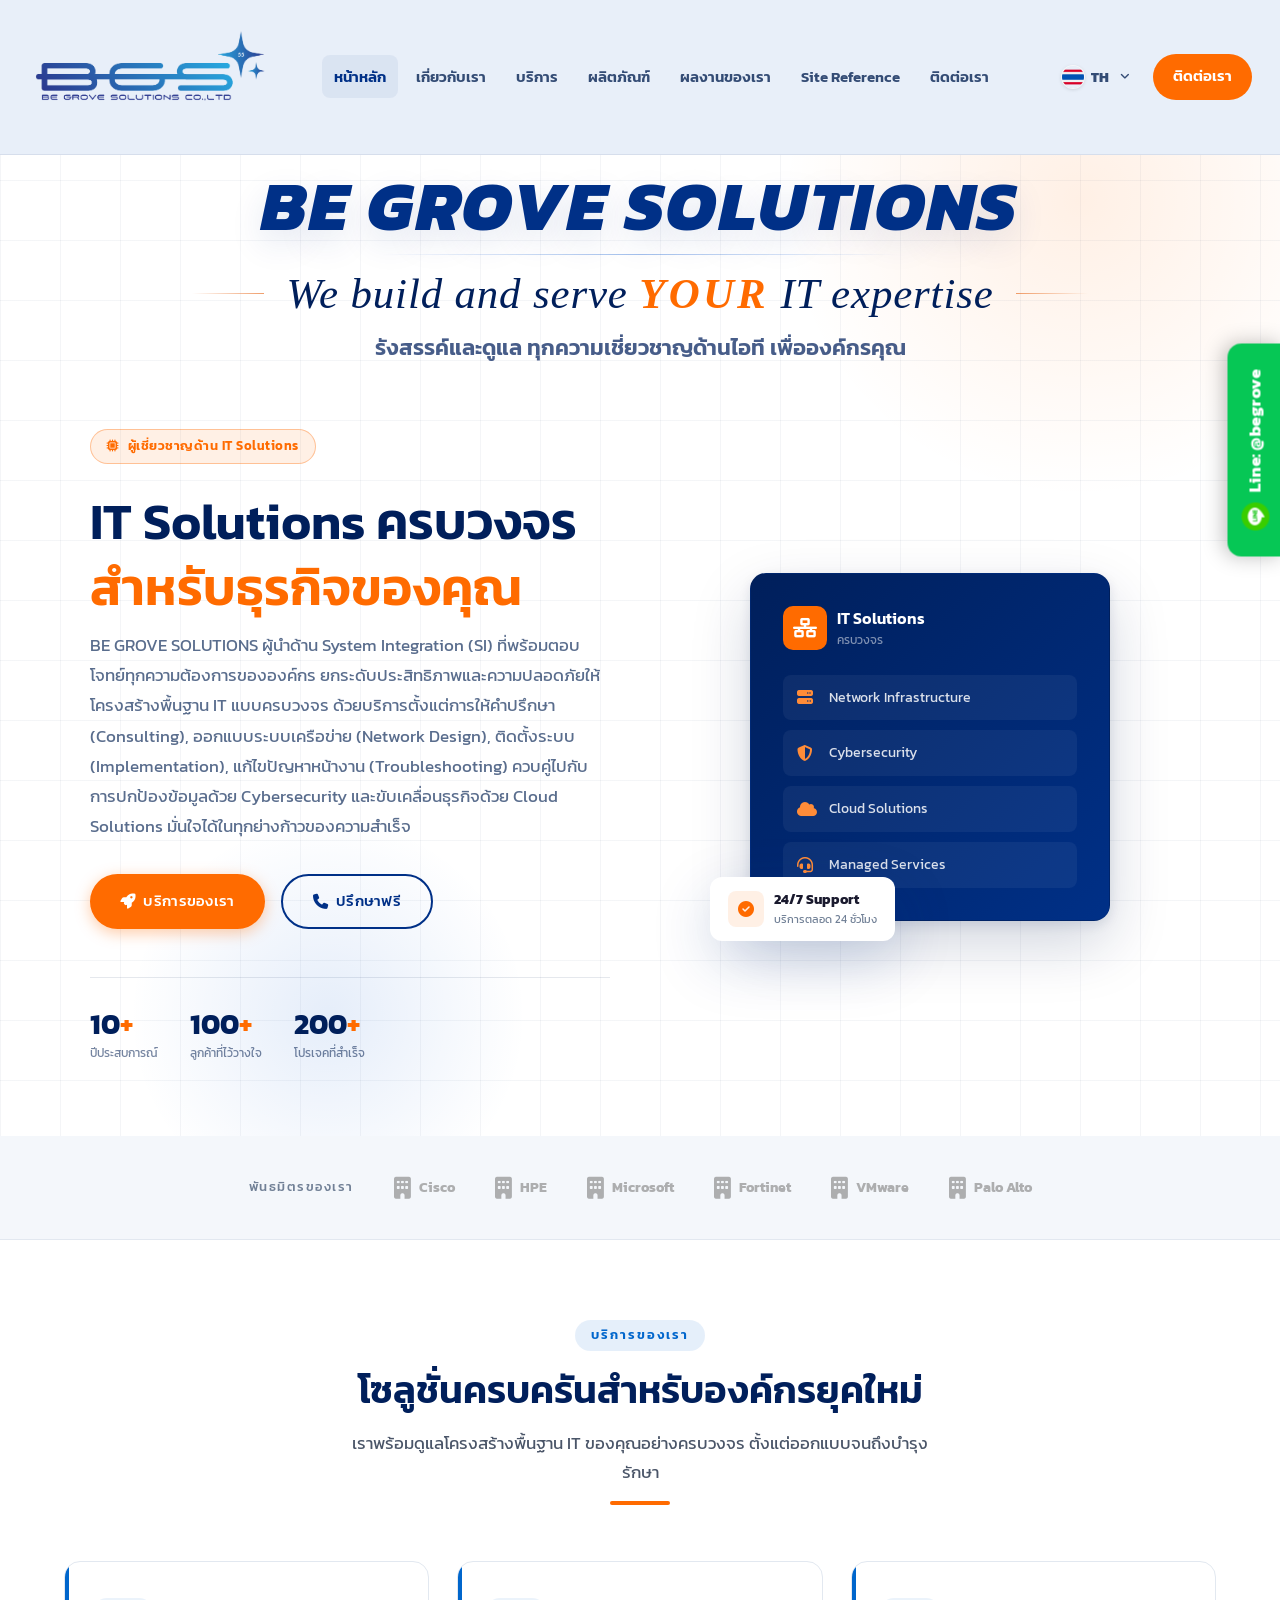
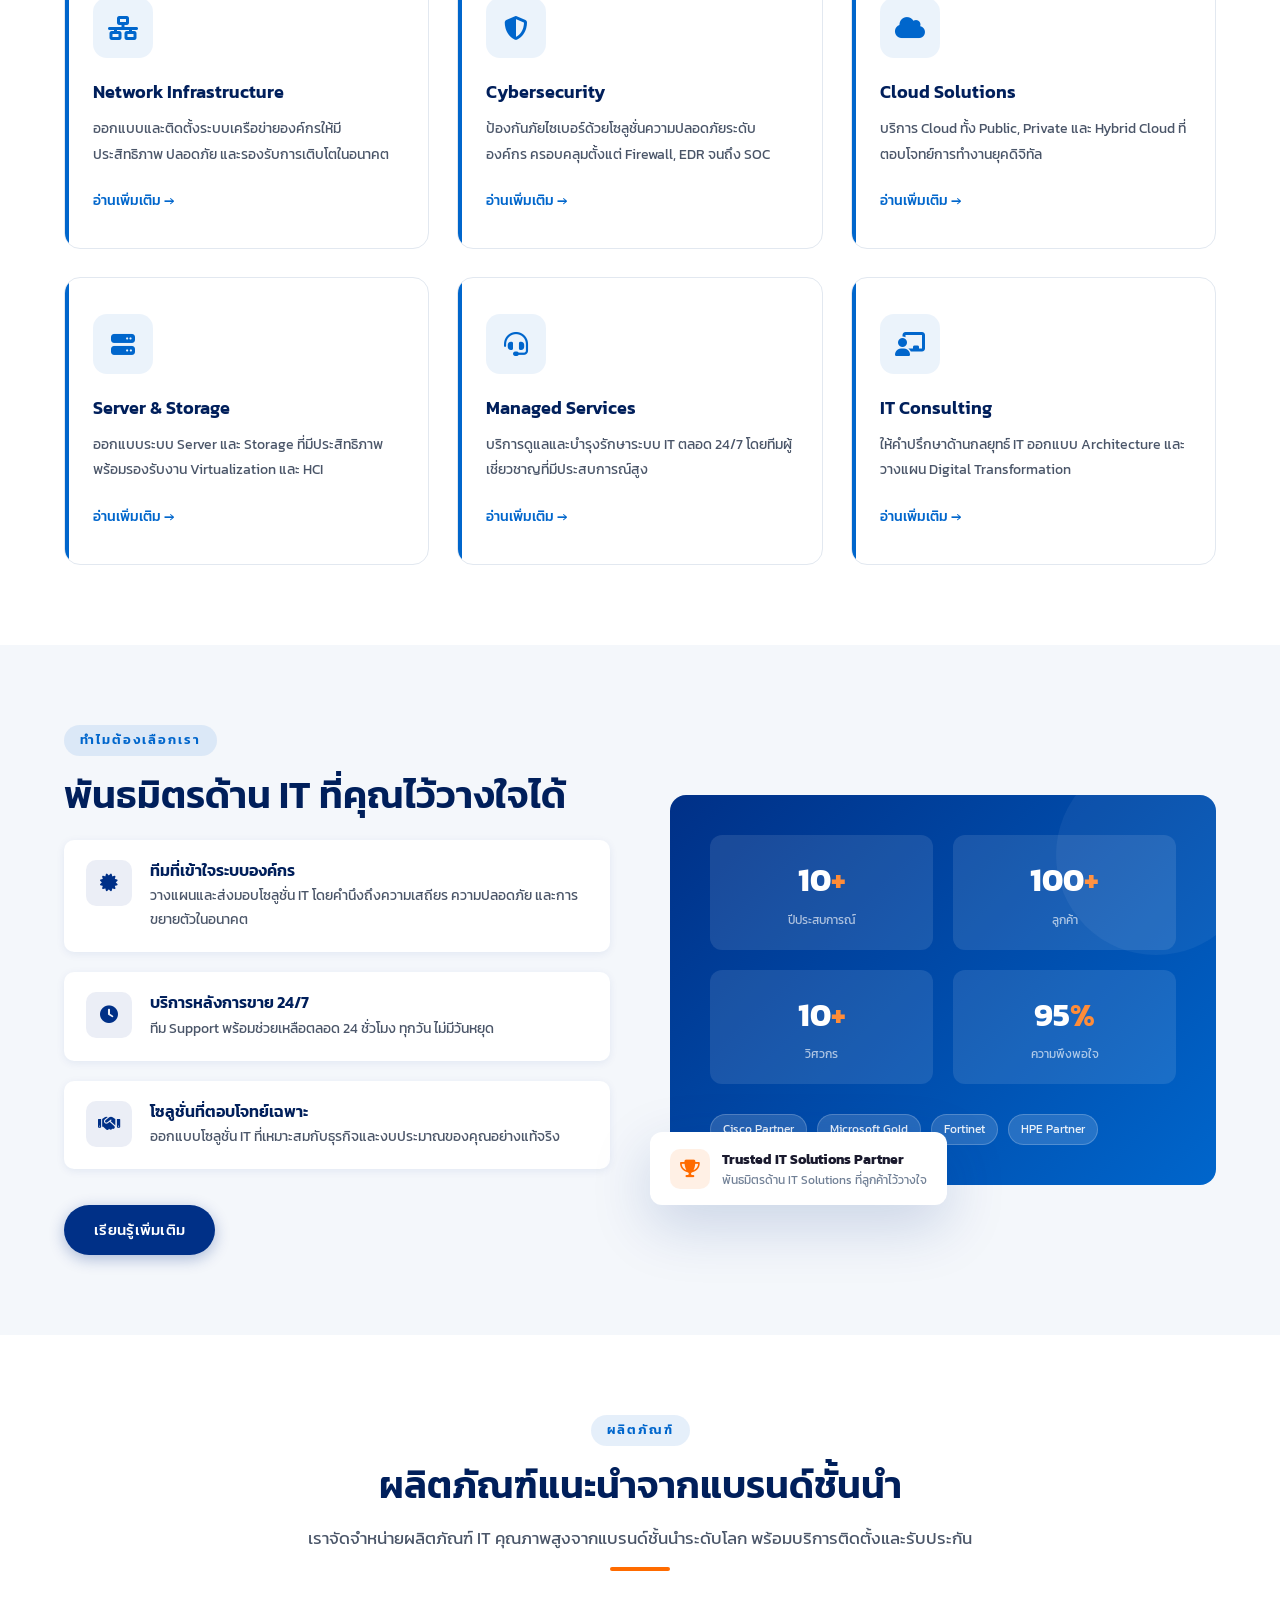
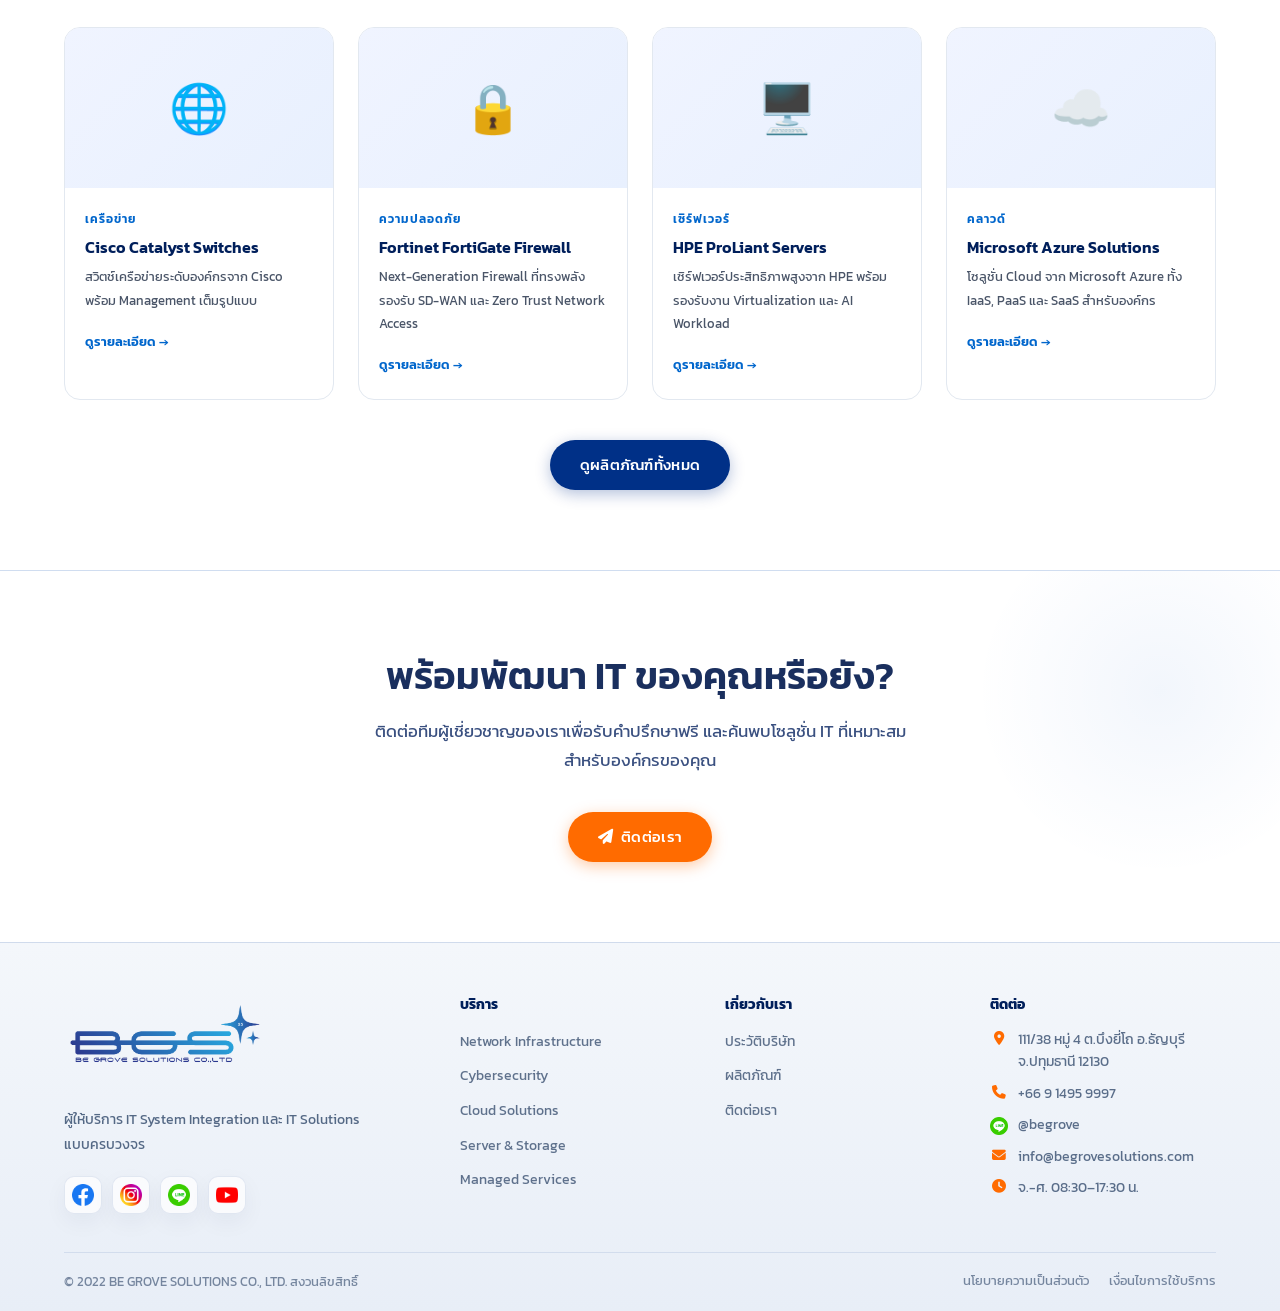
<file: index.html>
﻿<!DOCTYPE html>
<html lang="th">
<head>
  <meta charset="UTF-8" />
  <meta name="viewport" content="width=device-width, initial-scale=1.0" />
  <title>BE GROVE SOLUTIONS CO., LTD | System Integrator</title>
  <meta name="description" content="BE GROVE SOLUTIONS CO., LTD - ผู้ให้บริการด้าน IT System Integration โซลูชั่นเทคโนโลยีครบวงจร" />
    <!-- ── Favicon ───────────────────────────────────── -->
  <link rel="icon" type="image/png" sizes="96x96" href="images/bgsfavicon/favicon-96x96.png" />
  <link rel="icon" type="image/svg+xml" href="images/bgsfavicon/favicon.svg" />
  <link rel="shortcut icon" href="images/bgsfavicon/favicon.ico" />
  <link rel="apple-touch-icon" sizes="180x180" href="images/bgsfavicon/apple-touch-icon.png" />
  <meta name="apple-mobile-web-app-title" content="BGS" />
  <link rel="manifest" href="images/bgsfavicon/site.webmanifest" />
<link rel="stylesheet" href="css/style.css" />
  <link rel="stylesheet" href="https://cdnjs.cloudflare.com/ajax/libs/font-awesome/6.5.0/css/all.min.css" />
</head>
<body>

<!-- ====== NAVBAR ====== -->
<nav class="navbar" id="navbar">
  <div class="nav-container">
    <a href="index.html" class="nav-logo">
      <img src="bgs-logo1.png" alt="BE GROVE SOLUTIONS CO., LTD" class="nav-logo-img" />
    </a>
    <ul class="nav-menu">
      <li><a href="index.html" class="nav-link" data-th="หน้าหลัก" data-en="Home">หน้าหลัก</a></li>
      <li><a href="about.html" class="nav-link" data-th="เกี่ยวกับเรา" data-en="About Us">เกี่ยวกับเรา</a></li>
      <li><a href="services.html" class="nav-link" data-th="บริการ" data-en="Services">บริการ</a></li>
      <li><a href="products.html" class="nav-link" data-th="ผลิตภัณฑ์" data-en="Products">ผลิตภัณฑ์</a></li>
      <li><a href="projects.html" class="nav-link" data-th="ผลงานของเรา" data-en="Our Projects">ผลงานของเรา</a></li>
      <li><a href="reference.html" class="nav-link" data-th="Site Reference" data-en="Site Reference">Site Reference</a></li>
      <li><a href="contact.html" class="nav-link" data-th="ติดต่อเรา" data-en="Contact">ติดต่อเรา</a></li>
    </ul>
    <div class="nav-right">
      <div class="lang-switch">
        <button class="lang-btn active" data-lang="th">TH</button>
        <button class="lang-btn" data-lang="en">EN</button>
      </div>
      <a href="contact.html" class="nav-contact-btn" data-th="ติดต่อเรา" data-en="Contact Us">ติดต่อเรา</a>
    </div>
    <button class="hamburger" aria-label="Menu">
      <span></span><span></span><span></span>
    </button>
  </div>
</nav>

<!-- Mobile Menu -->
<div class="mobile-menu">
  <a href="index.html" class="nav-link" data-th="หน้าหลัก" data-en="Home">หน้าหลัก</a>
  <a href="about.html" class="nav-link" data-th="เกี่ยวกับเรา" data-en="About Us">เกี่ยวกับเรา</a>
  <a href="services.html" class="nav-link" data-th="บริการ" data-en="Services">บริการ</a>
  <a href="products.html" class="nav-link" data-th="ผลิตภัณฑ์" data-en="Products">ผลิตภัณฑ์</a>
  <a href="projects.html" class="nav-link" data-th="ผลงานของเรา" data-en="Our Projects">ผลงานของเรา</a>
  <a href="reference.html" class="nav-link" data-th="Site Reference" data-en="Site Reference">Site Reference</a>
  <a href="contact.html" class="nav-link" data-th="ติดต่อเรา" data-en="Contact">ติดต่อเรา</a>
  <div class="lang-switch"><button class="lang-btn active" data-lang="th">TH</button><button class="lang-btn" data-lang="en">EN</button></div>
  <a href="contact.html" class="nav-contact-btn" data-th="ติดต่อเรา" data-en="Contact Us">ติดต่อเรา</a>
</div>

<!-- ====== HERO ====== -->
<section class="hero">
  <div class="hero-bg">
    <div class="grid-pattern"></div>
    <div class="circle1"></div>
    <div class="circle2"></div>
  </div>

  <div class="hero-content">
    <div class="hero-brand-lockup">
      <div class="hero-brand-name">BE GROVE SOLUTIONS</div>
      <p class="hero-slogan">
        <span class="slogan-line" aria-hidden="true"></span>
        <span>We build and serve <strong>YOUR</strong> IT expertise</span>
        <span class="slogan-line" aria-hidden="true"></span>
      </p>
      <p class="hero-thai-slogan">รังสรรค์และดูแล ทุกความเชี่ยวชาญด้านไอที เพื่อองค์กรคุณ</p>
    </div>
    <div class="hero-text">
      <div class="hero-badge">
        <i class="fas fa-microchip"></i>
        <span data-th="ผู้เชี่ยวชาญด้าน IT Solutions" data-en="Certified IT Solutions Partner">ผู้เชี่ยวชาญด้าน IT Solutions</span>
      </div>
      <h1>
        <span class="th-text">IT Solutions ครบวงจร<br/><span class="highlight">สำหรับธุรกิจของคุณ</span></span>
        <span class="en-text" style="display:none;">Complete IT Solutions<br/><span class="highlight">For Your Business</span></span>
      </h1>
      <p class="subtitle" data-th="BE GROVE SOLUTIONS ผู้นำด้าน System Integration (SI) ที่พร้อมตอบโจทย์ทุกความต้องการขององค์กร ยกระดับประสิทธิภาพและความปลอดภัยให้โครงสร้างพื้นฐาน IT แบบครบวงจร ด้วยบริการตั้งแต่การให้คำปรึกษา (Consulting), ออกแบบระบบเครือข่าย (Network Design), ติดตั้งระบบ (Implementation), แก้ไขปัญหาหน้างาน (Troubleshooting) ควบคู่ไปกับการปกป้องข้อมูลด้วย Cybersecurity และขับเคลื่อนธุรกิจด้วย Cloud Solutions มั่นใจได้ในทุกย่างก้าวของความสำเร็จ" data-en="BE GROVE SOLUTIONS is your premier System Integration partner, dedicated to meeting every corporate need. We deliver comprehensive Network and System Infrastructure services—ranging from Consulting and Network Design to seamless Implementation and expert Troubleshooting—fully integrated with robust Cybersecurity and cutting-edge Cloud Solutions.">
        BE GROVE SOLUTIONS ผู้นำด้าน System Integration (SI) ที่พร้อมตอบโจทย์ทุกความต้องการขององค์กร ยกระดับประสิทธิภาพและความปลอดภัยให้โครงสร้างพื้นฐาน IT แบบครบวงจร ด้วยบริการตั้งแต่การให้คำปรึกษา (Consulting), ออกแบบระบบเครือข่าย (Network Design), ติดตั้งระบบ (Implementation), แก้ไขปัญหาหน้างาน (Troubleshooting) ควบคู่ไปกับการปกป้องข้อมูลด้วย Cybersecurity และขับเคลื่อนธุรกิจด้วย Cloud Solutions มั่นใจได้ในทุกย่างก้าวของความสำเร็จ
      </p>
      <div class="hero-cta">
        <a href="services.html" class="btn btn-primary">
          <i class="fas fa-rocket"></i>
          <span data-th="บริการของเรา" data-en="Our Services">บริการของเรา</span>
        </a>
        <a href="contact.html" class="btn btn-outline">
          <i class="fas fa-phone"></i>
          <span data-th="ปรึกษาฟรี" data-en="Free Consultation">ปรึกษาฟรี</span>
        </a>
      </div>
      <div class="hero-stats">
        <div class="stat">
          <span class="num">10<span>+</span></span>
          <span class="label" data-th="ปีประสบการณ์" data-en="Years Experience">ปีประสบการณ์</span>
        </div>
        <div class="stat">
          <span class="num">100<span>+</span></span>
          <span class="label" data-th="ลูกค้าที่ไว้วางใจ" data-en="Trusted Clients">ลูกค้าที่ไว้วางใจ</span>
        </div>
        <div class="stat">
          <span class="num">200<span>+</span></span>
          <span class="label" data-th="โปรเจคที่สำเร็จ" data-en="Completed Projects">โปรเจคที่สำเร็จ</span>
        </div>
      </div>
    </div>

    <div class="hero-visual">
      <div class="hero-card-stack">
        <div class="hero-main-card">
          <div class="card-header">
            <div class="card-icon"><i class="fas fa-network-wired"></i></div>
            <div>
              <div class="card-title" data-th="IT Solutions" data-en="IT Solutions">IT Solutions</div>
              <div class="card-sub" data-th="ครบวงจร" data-en="Complete">ครบวงจร</div>
            </div>
          </div>
          <div class="service-list">
            <div class="service-item">
              <i class="fas fa-server"></i>
              <span data-th="Network Infrastructure" data-en="Network Infrastructure">Network Infrastructure</span>
            </div>
            <div class="service-item">
              <i class="fas fa-shield-alt"></i>
              <span data-th="Cybersecurity" data-en="Cybersecurity">Cybersecurity</span>
            </div>
            <div class="service-item">
              <i class="fas fa-cloud"></i>
              <span data-th="Cloud Solutions" data-en="Cloud Solutions">Cloud Solutions</span>
            </div>
            <div class="service-item">
              <i class="fas fa-headset"></i>
              <span data-th="Managed Services" data-en="Managed Services">Managed Services</span>
            </div>
          </div>
        </div>
        <div class="hero-float-badge badge2">
          <div class="badge-icon"><i class="fas fa-check-circle"></i></div>
          <div class="badge-text">
            <div class="b1">24/7 Support</div>
            <div class="b2" data-th="บริการตลอด 24 ชั่วโมง" data-en="Round the clock">บริการตลอด 24 ชั่วโมง</div>
          </div>
        </div>
      </div>
    </div>
  </div>

  <div class="hero-scroll">
    <div class="scroll-dot"></div>
    <span data-th="เลื่อนลง" data-en="Scroll">เลื่อนลง</span>
  </div>
</section>

<!-- ====== CLIENTS BAR ====== -->
<div class="clients-bar">
  <div class="container">
    <span class="clients-label" data-th="พันธมิตรของเรา" data-en="Our Partners">พันธมิตรของเรา</span>
    <div class="clients-logos">
      <div class="partner-logo"><i class="fas fa-building"></i> Cisco</div>
      <div class="partner-logo"><i class="fas fa-building"></i> HPE</div>
      <div class="partner-logo"><i class="fas fa-building"></i> Microsoft</div>
      <div class="partner-logo"><i class="fas fa-building"></i> Fortinet</div>
      <div class="partner-logo"><i class="fas fa-building"></i> VMware</div>
      <div class="partner-logo"><i class="fas fa-building"></i> Palo Alto</div>
    </div>
  </div>
</div>

<!-- ====== SERVICES ====== -->
<section class="services-section section-padding">
  <div class="container">
    <div class="section-header">
      <div class="section-tag" data-th="บริการของเรา" data-en="Our Services">บริการของเรา</div>
      <h2 data-th="โซลูชั่นครบครันสำหรับองค์กรยุคใหม่" data-en="Complete Solutions for Modern Organizations">โซลูชั่นครบครันสำหรับองค์กรยุคใหม่</h2>
      <p data-th="เราพร้อมดูแลโครงสร้างพื้นฐาน IT ของคุณอย่างครบวงจร ตั้งแต่ออกแบบจนถึงบำรุงรักษา" data-en="We manage your IT infrastructure end-to-end, from design to ongoing maintenance.">เราพร้อมดูแลโครงสร้างพื้นฐาน IT ของคุณอย่างครบวงจร ตั้งแต่ออกแบบจนถึงบำรุงรักษา</p>
      <div class="divider"></div>
    </div>
    <div class="services-grid">
      <div class="service-card">
        <div class="service-icon"><i class="fas fa-network-wired"></i></div>
        <h3 data-th="Network Infrastructure" data-en="Network Infrastructure">Network Infrastructure</h3>
        <p data-th="ออกแบบและติดตั้งระบบเครือข่ายองค์กรให้มีประสิทธิภาพ ปลอดภัย และรองรับการเติบโตในอนาคต" data-en="Design and deploy enterprise network systems that are efficient, secure, and scalable.">ออกแบบและติดตั้งระบบเครือข่ายองค์กรให้มีประสิทธิภาพ ปลอดภัย และรองรับการเติบโตในอนาคต</p>
        <a href="services.html" class="read-more" data-th="อ่านเพิ่มเติม →" data-en="Read More →">อ่านเพิ่มเติม →</a>
      </div>
      <div class="service-card">
        <div class="service-icon"><i class="fas fa-shield-alt"></i></div>
        <h3 data-th="Cybersecurity" data-en="Cybersecurity">Cybersecurity</h3>
        <p data-th="ป้องกันภัยไซเบอร์ด้วยโซลูชั่นความปลอดภัยระดับองค์กร ครอบคลุมตั้งแต่ Firewall, EDR จนถึง SOC" data-en="Enterprise-grade cyber protection from Firewall and EDR to SOC monitoring.">ป้องกันภัยไซเบอร์ด้วยโซลูชั่นความปลอดภัยระดับองค์กร ครอบคลุมตั้งแต่ Firewall, EDR จนถึง SOC</p>
        <a href="services.html" class="read-more" data-th="อ่านเพิ่มเติม →" data-en="Read More →">อ่านเพิ่มเติม →</a>
      </div>
      <div class="service-card">
        <div class="service-icon"><i class="fas fa-cloud"></i></div>
        <h3 data-th="Cloud Solutions" data-en="Cloud Solutions">Cloud Solutions</h3>
        <p data-th="บริการ Cloud ทั้ง Public, Private และ Hybrid Cloud ที่ตอบโจทย์การทำงานยุคดิจิทัล" data-en="Public, Private, and Hybrid Cloud services for digital-era workloads.">บริการ Cloud ทั้ง Public, Private และ Hybrid Cloud ที่ตอบโจทย์การทำงานยุคดิจิทัล</p>
        <a href="services.html" class="read-more" data-th="อ่านเพิ่มเติม →" data-en="Read More →">อ่านเพิ่มเติม →</a>
      </div>
      <div class="service-card">
        <div class="service-icon"><i class="fas fa-server"></i></div>
        <h3 data-th="Server &amp; Storage" data-en="Server &amp; Storage">Server &amp; Storage</h3>
        <p data-th="ออกแบบระบบ Server และ Storage ที่มีประสิทธิภาพ พร้อมรองรับงาน Virtualization และ HCI" data-en="Design high-performance server and storage systems supporting virtualization and HCI.">ออกแบบระบบ Server และ Storage ที่มีประสิทธิภาพ พร้อมรองรับงาน Virtualization และ HCI</p>
        <a href="services.html" class="read-more" data-th="อ่านเพิ่มเติม →" data-en="Read More →">อ่านเพิ่มเติม →</a>
      </div>
      <div class="service-card">
        <div class="service-icon"><i class="fas fa-headset"></i></div>
        <h3 data-th="Managed Services" data-en="Managed Services">Managed Services</h3>
        <p data-th="บริการดูแลและบำรุงรักษาระบบ IT ตลอด 24/7 โดยทีมผู้เชี่ยวชาญที่มีประสบการณ์สูง" data-en="24/7 IT system maintenance and support by our team of experienced specialists.">บริการดูแลและบำรุงรักษาระบบ IT ตลอด 24/7 โดยทีมผู้เชี่ยวชาญที่มีประสบการณ์สูง</p>
        <a href="services.html" class="read-more" data-th="อ่านเพิ่มเติม →" data-en="Read More →">อ่านเพิ่มเติม →</a>
      </div>
      <div class="service-card">
        <div class="service-icon"><i class="fas fa-chalkboard-teacher"></i></div>
        <h3 data-th="IT Consulting" data-en="IT Consulting">IT Consulting</h3>
        <p data-th="ให้คำปรึกษาด้านกลยุทธ์ IT ออกแบบ Architecture และวางแผน Digital Transformation" data-en="IT strategy consulting, architecture design, and Digital Transformation planning.">ให้คำปรึกษาด้านกลยุทธ์ IT ออกแบบ Architecture และวางแผน Digital Transformation</p>
        <a href="services.html" class="read-more" data-th="อ่านเพิ่มเติม →" data-en="Read More →">อ่านเพิ่มเติม →</a>
      </div>
    </div>
  </div>
</section>

<!-- ====== WHY CHOOSE US ====== -->
<section class="why-section section-padding">
  <div class="container">
    <div class="why-grid">
      <div class="why-text">
        <div class="section-tag" data-th="ทำไมต้องเลือกเรา" data-en="Why Choose Us">ทำไมต้องเลือกเรา</div>
        <h2 data-th="พันธมิตรด้าน IT ที่คุณไว้วางใจได้" data-en="The IT Partner You Can Rely On">พันธมิตรด้าน IT ที่คุณไว้วางใจได้</h2>
        <div class="why-features">
          <div class="why-feature">
            <div class="feat-icon"><i class="fas fa-certificate"></i></div>
            <div>
              <h4 data-th="ทีมที่เข้าใจระบบองค์กร" data-en="Enterprise System-Focused Team">ทีมที่เข้าใจระบบองค์กร</h4>
              <p data-th="วางแผนและส่งมอบโซลูชั่น IT โดยคำนึงถึงความเสถียร ความปลอดภัย และการขยายตัวในอนาคต" data-en="We plan and deliver IT solutions with stability, security, and future scalability in mind.">วางแผนและส่งมอบโซลูชั่น IT โดยคำนึงถึงความเสถียร ความปลอดภัย และการขยายตัวในอนาคต</p>
            </div>
          </div>
          <div class="why-feature">
            <div class="feat-icon"><i class="fas fa-clock"></i></div>
            <div>
              <h4 data-th="บริการหลังการขาย 24/7" data-en="24/7 After-Sales Support">บริการหลังการขาย 24/7</h4>
              <p data-th="ทีม Support พร้อมช่วยเหลือตลอด 24 ชั่วโมง ทุกวัน ไม่มีวันหยุด" data-en="Our support team is available around the clock, 365 days a year.">ทีม Support พร้อมช่วยเหลือตลอด 24 ชั่วโมง ทุกวัน ไม่มีวันหยุด</p>
            </div>
          </div>
          <div class="why-feature">
            <div class="feat-icon"><i class="fas fa-handshake"></i></div>
            <div>
              <h4 data-th="โซลูชั่นที่ตอบโจทย์เฉพาะ" data-en="Tailored Solutions">โซลูชั่นที่ตอบโจทย์เฉพาะ</h4>
              <p data-th="ออกแบบโซลูชั่น IT ที่เหมาะสมกับธุรกิจและงบประมาณของคุณอย่างแท้จริง" data-en="We design IT solutions perfectly suited to your business needs and budget.">ออกแบบโซลูชั่น IT ที่เหมาะสมกับธุรกิจและงบประมาณของคุณอย่างแท้จริง</p>
            </div>
          </div>
        </div>
        <a href="about.html" class="btn btn-secondary" data-th="เรียนรู้เพิ่มเติม" data-en="Learn More">เรียนรู้เพิ่มเติม</a>
      </div>

      <div class="why-visual">
        <div class="why-img-card">
          <div class="card-stat-grid">
            <div class="cstat">
              <div class="cnum">10<span>+</span></div>
              <div class="clabel" data-th="ปีประสบการณ์" data-en="Years">ปีประสบการณ์</div>
            </div>
            <div class="cstat">
              <div class="cnum">100<span>+</span></div>
              <div class="clabel" data-th="ลูกค้า" data-en="Clients">ลูกค้า</div>
            </div>
            <div class="cstat">
              <div class="cnum">10<span>+</span></div>
              <div class="clabel" data-th="วิศวกร" data-en="Engineers">วิศวกร</div>
            </div>
            <div class="cstat">
              <div class="cnum">95<span>%</span></div>
              <div class="clabel" data-th="ความพึงพอใจ" data-en="Satisfaction">ความพึงพอใจ</div>
            </div>
          </div>
          <div class="cert-row">
            <span class="cert-badge">Cisco Partner</span>
            <span class="cert-badge">Microsoft Gold</span>
            <span class="cert-badge">Fortinet</span>
            <span class="cert-badge">HPE Partner</span>
          </div>
        </div>
        <div class="why-float">
          <div class="wf-icon"><i class="fas fa-trophy"></i></div>
          <div class="wf-text">
            <div class="t1" data-th="Trusted IT Solutions Partner" data-en="Trusted IT Solutions Partner">Trusted IT Solutions Partner</div>
            <div class="t2" data-th="พันธมิตรด้าน IT Solutions ที่ลูกค้าไว้วางใจ" data-en="End-to-end IT partner for growing businesses">พันธมิตรด้าน IT Solutions ที่ลูกค้าไว้วางใจ</div>
          </div>
        </div>
      </div>
    </div>
  </div>
</section>

<!-- ====== PRODUCTS HIGHLIGHT ====== -->
<section class="products-section section-padding">
  <div class="container">
    <div class="section-header">
      <div class="section-tag" data-th="ผลิตภัณฑ์" data-en="Products">ผลิตภัณฑ์</div>
      <h2 data-th="ผลิตภัณฑ์แนะนำจากแบรนด์ชั้นนำ" data-en="Featured Products from Leading Brands">ผลิตภัณฑ์แนะนำจากแบรนด์ชั้นนำ</h2>
      <p data-th="เราจัดจำหน่ายผลิตภัณฑ์ IT คุณภาพสูงจากแบรนด์ชั้นนำระดับโลก พร้อมบริการติดตั้งและรับประกัน" data-en="We distribute high-quality IT products from top global brands with full installation and warranty support.">เราจัดจำหน่ายผลิตภัณฑ์ IT คุณภาพสูงจากแบรนด์ชั้นนำระดับโลก พร้อมบริการติดตั้งและรับประกัน</p>
      <div class="divider"></div>
    </div>
    <div class="products-grid">
      <div class="product-card">
        <div class="product-img">🌐</div>
        <div class="product-info">
          <div class="cat" data-th="เครือข่าย" data-en="Networking">เครือข่าย</div>
          <h4 data-th="Cisco Catalyst Switches" data-en="Cisco Catalyst Switches">Cisco Catalyst Switches</h4>
          <p data-th="สวิตช์เครือข่ายระดับองค์กรจาก Cisco พร้อม Management เต็มรูปแบบ" data-en="Enterprise-grade Cisco network switches with full management capability.">สวิตช์เครือข่ายระดับองค์กรจาก Cisco พร้อม Management เต็มรูปแบบ</p>
          <a href="products.html" class="product-link" data-th="ดูรายละเอียด →" data-en="View Details →">ดูรายละเอียด →</a>
        </div>
      </div>
      <div class="product-card">
        <div class="product-img">🔒</div>
        <div class="product-info">
          <div class="cat" data-th="ความปลอดภัย" data-en="Security">ความปลอดภัย</div>
          <h4 data-th="Fortinet FortiGate Firewall" data-en="Fortinet FortiGate Firewall">Fortinet FortiGate Firewall</h4>
          <p data-th="Next-Generation Firewall ที่ทรงพลัง รองรับ SD-WAN และ Zero Trust Network Access" data-en="Powerful Next-Generation Firewall with SD-WAN and Zero Trust Network Access support.">Next-Generation Firewall ที่ทรงพลัง รองรับ SD-WAN และ Zero Trust Network Access</p>
          <a href="products.html" class="product-link" data-th="ดูรายละเอียด →" data-en="View Details →">ดูรายละเอียด →</a>
        </div>
      </div>
      <div class="product-card">
        <div class="product-img">🖥️</div>
        <div class="product-info">
          <div class="cat" data-th="เซิร์ฟเวอร์" data-en="Server">เซิร์ฟเวอร์</div>
          <h4 data-th="HPE ProLiant Servers" data-en="HPE ProLiant Servers">HPE ProLiant Servers</h4>
          <p data-th="เซิร์ฟเวอร์ประสิทธิภาพสูงจาก HPE พร้อมรองรับงาน Virtualization และ AI Workload" data-en="High-performance HPE servers supporting virtualization and AI workloads.">เซิร์ฟเวอร์ประสิทธิภาพสูงจาก HPE พร้อมรองรับงาน Virtualization และ AI Workload</p>
          <a href="products.html" class="product-link" data-th="ดูรายละเอียด →" data-en="View Details →">ดูรายละเอียด →</a>
        </div>
      </div>
      <div class="product-card">
        <div class="product-img">☁️</div>
        <div class="product-info">
          <div class="cat" data-th="คลาวด์" data-en="Cloud">คลาวด์</div>
          <h4 data-th="Microsoft Azure Solutions" data-en="Microsoft Azure Solutions">Microsoft Azure Solutions</h4>
          <p data-th="โซลูชั่น Cloud จาก Microsoft Azure ทั้ง IaaS, PaaS และ SaaS สำหรับองค์กร" data-en="Microsoft Azure cloud solutions: IaaS, PaaS, and SaaS for enterprise use.">โซลูชั่น Cloud จาก Microsoft Azure ทั้ง IaaS, PaaS และ SaaS สำหรับองค์กร</p>
          <a href="products.html" class="product-link" data-th="ดูรายละเอียด →" data-en="View Details →">ดูรายละเอียด →</a>
        </div>
      </div>
    </div>
    <div style="text-align:center; margin-top:40px;">
      <a href="products.html" class="btn btn-secondary" data-th="ดูผลิตภัณฑ์ทั้งหมด" data-en="View All Products">ดูผลิตภัณฑ์ทั้งหมด</a>
    </div>
  </div>
</section>

<!-- ====== CTA ====== -->
<section class="cta-section">
  <div class="container">
    <div class="cta-inner">
      <h2 data-th="พร้อมพัฒนา IT ของคุณหรือยัง?" data-en="Ready to Transform Your IT?">พร้อมพัฒนา IT ของคุณหรือยัง?</h2>
      <p data-th="ติดต่อทีมผู้เชี่ยวชาญของเราเพื่อรับคำปรึกษาฟรี และค้นพบโซลูชั่น IT ที่เหมาะสมสำหรับองค์กรของคุณ" data-en="Contact our expert team for a free consultation and discover the right IT solution for your organization.">ติดต่อทีมผู้เชี่ยวชาญของเราเพื่อรับคำปรึกษาฟรี และค้นพบโซลูชั่น IT ที่เหมาะสมสำหรับองค์กรของคุณ</p>
      <div class="cta-buttons">
        <a href="contact.html" class="btn btn-primary">
          <i class="fas fa-paper-plane"></i>
          <span data-th="ติดต่อเรา" data-en="Contact Us">ติดต่อเรา</span>
        </a>
      </div>
    </div>
  </div>
</section>

<!-- ====== FOOTER ====== -->
<footer class="footer">
  <div class="container">
    <div class="footer-inner">
      <div class="footer-brand">
        <div class="logo-wrap">
          <img src="bgs-logo1.png" alt="BE GROVE SOLUTIONS CO., LTD" class="footer-logo-img" />
        </div>
        <p data-th="ผู้ให้บริการ IT System Integration และ IT Solutions แบบครบวงจร" data-en="A complete IT System Integration and IT Solutions provider.">ผู้ให้บริการ IT System Integration และ IT Solutions แบบครบวงจร</p>
        <div class="footer-social">
          <a href="https://www.facebook.com/profile.php?id=100091467513179" target="_blank" rel="noopener"><img src="images/icon/facebook-icon.png" alt="Facebook" class="social-icon-img" loading="lazy" /></a>
          <a href="https://www.instagram.com/begrovesolutions?igsh=bWhna2h3eXF0ODZ2&utm_source=qr" target="_blank" rel="noopener" aria-label="Instagram"><img src="images/icon/ig-icon.png" alt="Instagram" class="social-icon-img" loading="lazy" /></a>
          <a href="https://line.me/ti/p/@begrove" target="_blank" rel="noopener"><img src="images/icon/line-icon.png" alt="LINE" class="social-icon-img" loading="lazy" /></a>
          <a href="#"><img src="images/icon/youtube-icon.png" alt="YouTube" class="social-icon-img" loading="lazy" /></a>
        </div>
      </div>

      <div class="footer-links">
      <div class="footer-col">
        <h4 data-th="บริการ" data-en="Services">บริการ</h4>
        <ul>
          <li><a href="services.html" data-th="Network Infrastructure" data-en="Network Infrastructure">Network Infrastructure</a></li>
          <li><a href="services.html" data-th="Cybersecurity" data-en="Cybersecurity">Cybersecurity</a></li>
          <li><a href="services.html" data-th="Cloud Solutions" data-en="Cloud Solutions">Cloud Solutions</a></li>
          <li><a href="services.html" data-th="Server &amp; Storage" data-en="Server &amp; Storage">Server &amp; Storage</a></li>
          <li><a href="services.html" data-th="Managed Services" data-en="Managed Services">Managed Services</a></li>
        </ul>
      </div>

      <div class="footer-col">
        <h4 data-th="เกี่ยวกับเรา" data-en="Company">เกี่ยวกับเรา</h4>
        <ul>
          <li><a href="about.html" data-th="ประวัติบริษัท" data-en="Our Story">ประวัติบริษัท</a></li>
          <li><a href="products.html" data-th="ผลิตภัณฑ์" data-en="Products">ผลิตภัณฑ์</a></li>
          <li><a href="contact.html" data-th="ติดต่อเรา" data-en="Contact">ติดต่อเรา</a></li>
        </ul>
      </div>

      <div class="footer-col">
        <h4 data-th="ติดต่อ" data-en="Contact">ติดต่อ</h4>
        <ul>
          <li class="contact-li"><i class="fas fa-map-marker-alt"></i><span data-th="111/38 หมู่ 4 ต.บึงยี่โถ อ.ธัญบุรี จ.ปทุมธานี 12130" data-en="111/38 Moo 4, Buengyitho, Thanyaburi, Pathumtani 12130">111/38 หมู่ 4 ต.บึงยี่โถ อ.ธัญบุรี จ.ปทุมธานี 12130</span></li>
          <li class="contact-li"><i class="fas fa-phone"></i><span>+66 9 1495 9997</span></li>
          <li class="contact-li"><img src="images/icon/line-icon.png" alt="LINE" class="footer-contact-icon-img" loading="lazy" /><span>@begrove</span></li>
          <li class="contact-li"><i class="fas fa-envelope"></i><span>info@begrovesolutions.com</span></li>
          <li class="contact-li"><i class="fas fa-clock"></i><span data-th="จ.-ศ. 08:30–17:30 น." data-en="Mon–Fri 08:30–17:30">จ.-ศ. 08:30–17:30 น.</span></li>
        </ul>
      </div>
      </div>
    </div>

    <div class="footer-bottom">
      <p data-th="© 2022 BE GROVE SOLUTIONS CO., LTD. สงวนลิขสิทธิ์" data-en="© 2022 BE GROVE SOLUTIONS CO., LTD. All Rights Reserved.">© 2022 BE GROVE SOLUTIONS CO., LTD. สงวนลิขสิทธิ์</p>
      <div class="footer-bottom-links">
        <a href="#" data-th="นโยบายความเป็นส่วนตัว" data-en="Privacy Policy">นโยบายความเป็นส่วนตัว</a>
        <a href="#" data-th="เงื่อนไขการใช้บริการ" data-en="Terms of Service">เงื่อนไขการใช้บริการ</a>
      </div>
    </div>
  </div>
</footer>

<script src="js/main.js"></script>

<!-- STICKY LINE TAB -->
<a href="https://line.me/ti/p/@begrove" target="_blank" class="sticky-line-tab" title="Chat with us on LINE">
  <div class="slt-inner">
    <img src="images/icon/line-icon.png" alt="LINE" class="slt-icon-img" loading="lazy" />
    <span class="slt-label">Line: @begrove</span>
  </div>
</a>

</body>
</html>
</file>
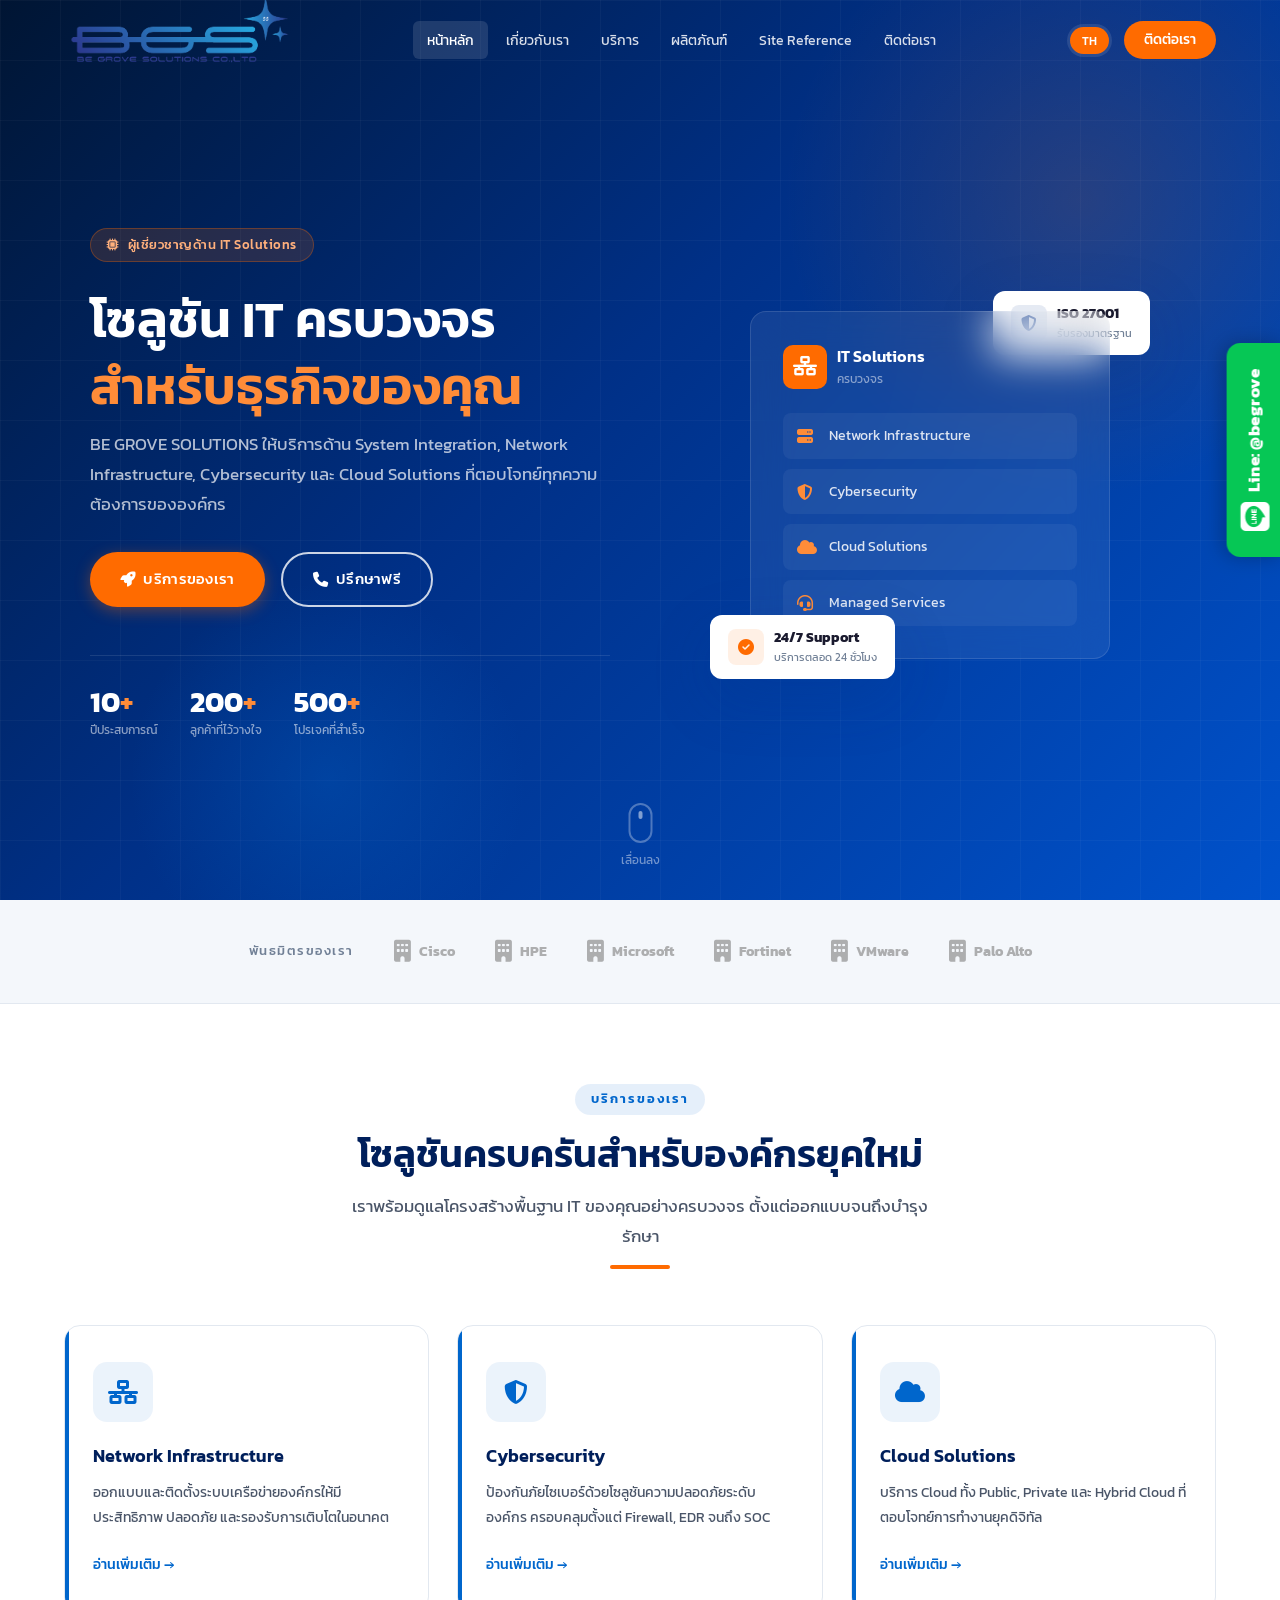
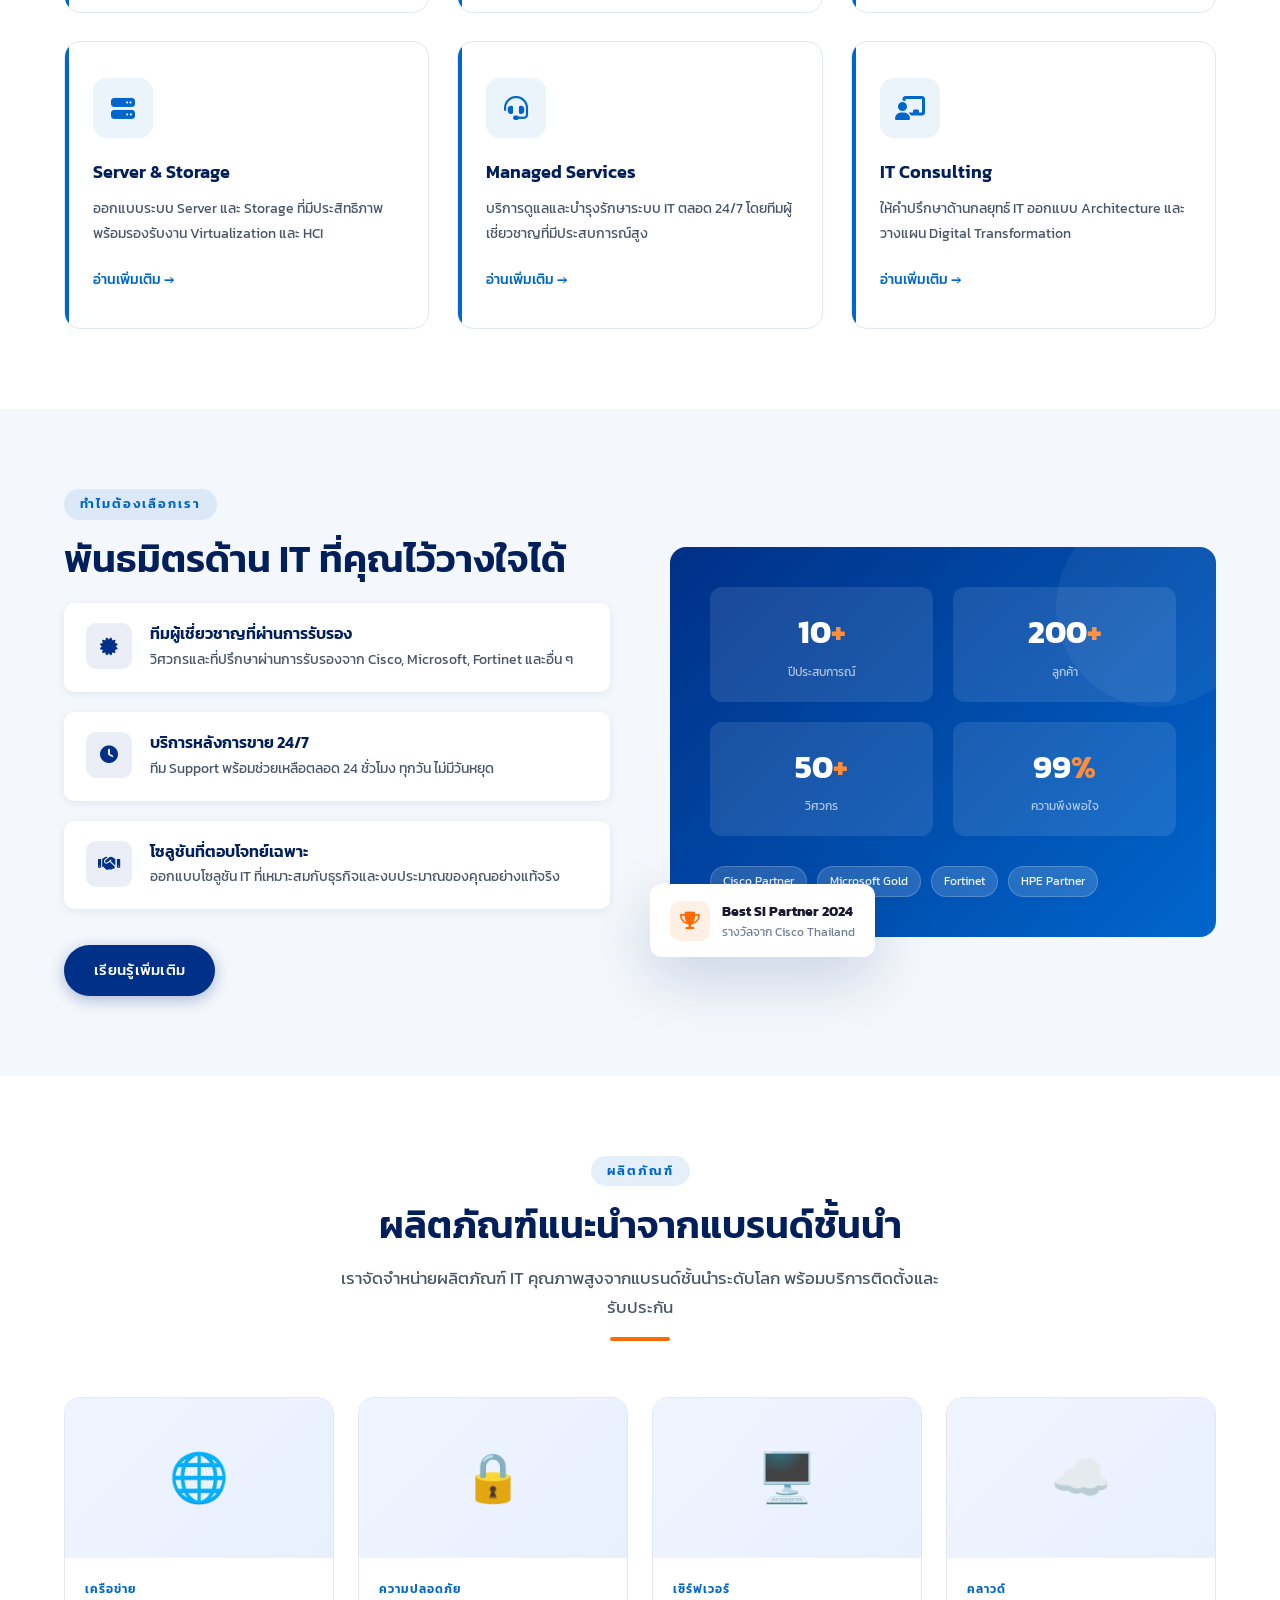
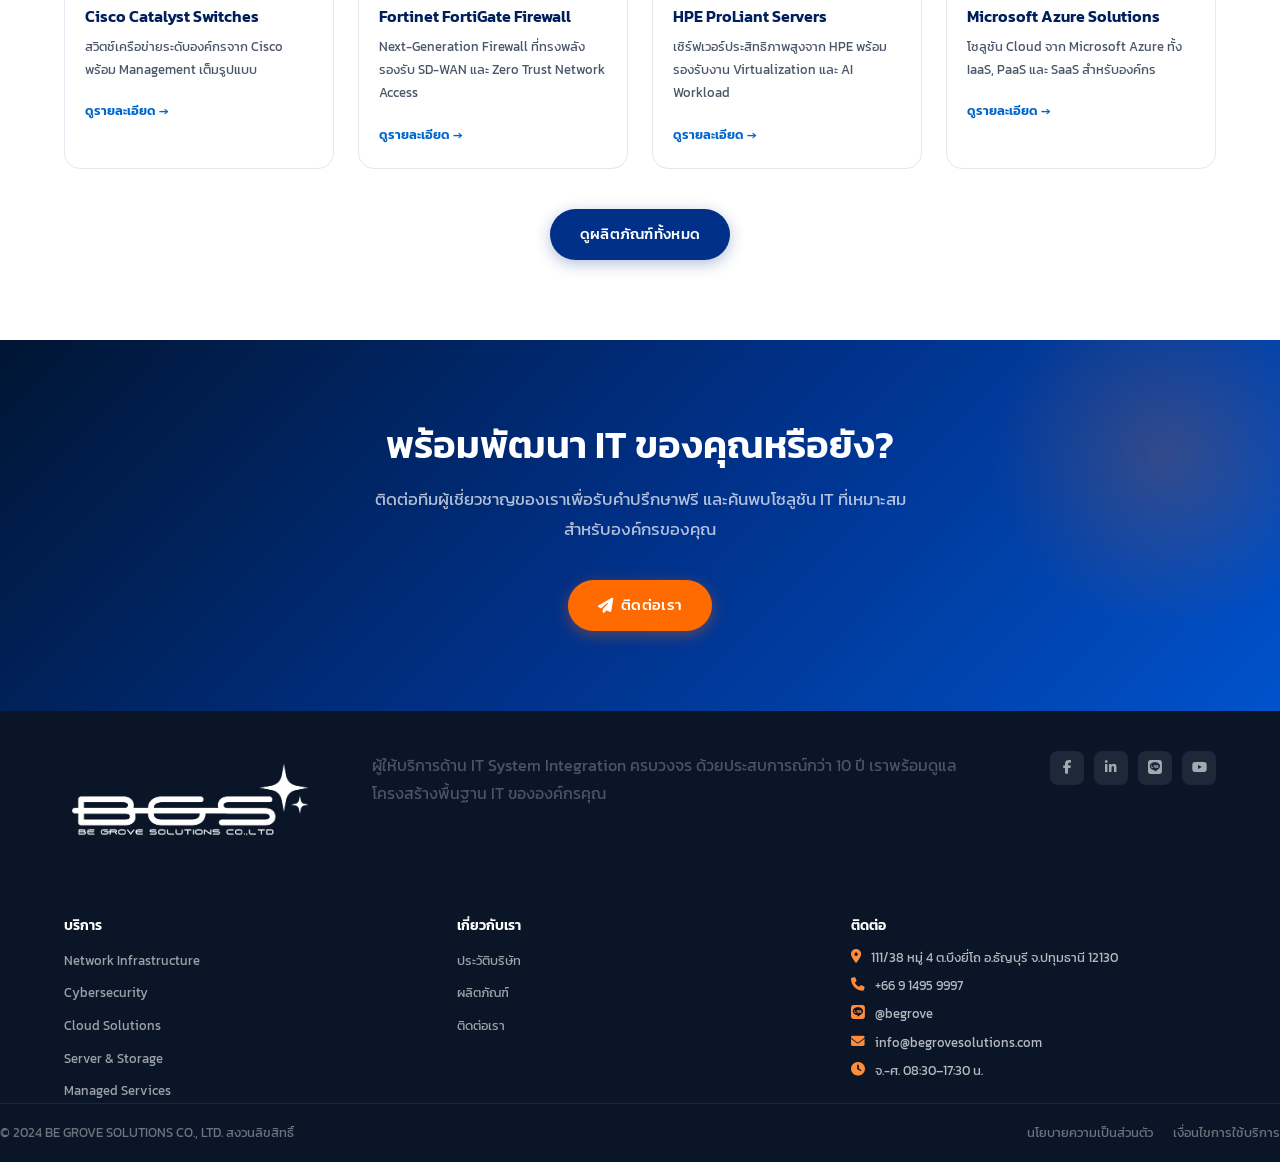
<file: .claude/worktrees/serene-perlman-f8f729/index.html>
<!DOCTYPE html>
<html lang="th">
<head>
  <meta charset="UTF-8" />
  <meta name="viewport" content="width=device-width, initial-scale=1.0" />
  <title>BE GROVE SOLUTIONS CO., LTD | System Integrator</title>
  <meta name="description" content="BE GROVE SOLUTIONS CO., LTD - ผู้ให้บริการด้าน IT System Integration โซลูชันเทคโนโลยีครบวงจร" />
  <link rel="stylesheet" href="css/style.css" />
  <link rel="stylesheet" href="https://cdnjs.cloudflare.com/ajax/libs/font-awesome/6.5.0/css/all.min.css" />
</head>
<body>

<!-- ====== NAVBAR ====== -->
<nav class="navbar" id="navbar">
  <div class="nav-container">
    <a href="index.html" class="nav-logo">
      <img src="bgs-logo1.png" alt="BE GROVE SOLUTIONS CO., LTD" class="nav-logo-img" />
    </a>
    <ul class="nav-menu">
      <li><a href="index.html" class="nav-link" data-th="หน้าหลัก" data-en="Home">หน้าหลัก</a></li>
      <li><a href="about.html" class="nav-link" data-th="เกี่ยวกับเรา" data-en="About Us">เกี่ยวกับเรา</a></li>
      <li><a href="services.html" class="nav-link" data-th="บริการ" data-en="Services">บริการ</a></li>
      <li><a href="products.html" class="nav-link" data-th="ผลิตภัณฑ์" data-en="Products">ผลิตภัณฑ์</a></li>
      <li><a href="reference.html" class="nav-link" data-th="Site Reference" data-en="Site Reference">Site Reference</a></li>
      <li><a href="contact.html" class="nav-link" data-th="ติดต่อเรา" data-en="Contact">ติดต่อเรา</a></li>
    </ul>
    <div class="nav-right">
      <div class="lang-switch">
        <button class="lang-btn active" data-lang="th">TH</button>
        <button class="lang-btn" data-lang="en">EN</button>
      </div>
      <a href="contact.html" class="nav-contact-btn" data-th="ติดต่อเรา" data-en="Contact Us">ติดต่อเรา</a>
    </div>
    <button class="hamburger" aria-label="Menu">
      <span></span><span></span><span></span>
    </button>
  </div>
</nav>

<!-- Mobile Menu -->
<div class="mobile-menu">
  <a href="index.html" class="nav-link" data-th="หน้าหลัก" data-en="Home">หน้าหลัก</a>
  <a href="about.html" class="nav-link" data-th="เกี่ยวกับเรา" data-en="About Us">เกี่ยวกับเรา</a>
  <a href="services.html" class="nav-link" data-th="บริการ" data-en="Services">บริการ</a>
  <a href="products.html" class="nav-link" data-th="ผลิตภัณฑ์" data-en="Products">ผลิตภัณฑ์</a>
  <a href="reference.html" class="nav-link" data-th="Site Reference" data-en="Site Reference">Site Reference</a>
  <a href="contact.html" class="nav-link" data-th="ติดต่อเรา" data-en="Contact">ติดต่อเรา</a>
  <div class="lang-switch">
    <button class="lang-btn active" data-lang="th">TH</button>
    <button class="lang-btn" data-lang="en">EN</button>
  </div>
  <a href="contact.html" class="nav-contact-btn" data-th="ติดต่อเรา" data-en="Contact Us">ติดต่อเรา</a>
</div>

<!-- ====== HERO ====== -->
<section class="hero">
  <div class="hero-bg">
    <div class="grid-pattern"></div>
    <div class="circle1"></div>
    <div class="circle2"></div>
  </div>

  <div class="hero-content">
    <div class="hero-text">
      <div class="hero-badge">
        <i class="fas fa-microchip"></i>
        <span data-th="ผู้เชี่ยวชาญด้าน IT Solutions" data-en="Certified IT Solutions Partner">ผู้เชี่ยวชาญด้าน IT Solutions</span>
      </div>
      <h1>
        <span class="th-text">โซลูชัน IT ครบวงจร<br/><span class="highlight">สำหรับธุรกิจของคุณ</span></span>
        <span class="en-text" style="display:none;">Complete IT Solutions<br/><span class="highlight">For Your Business</span></span>
      </h1>
      <p class="subtitle" data-th="BE GROVE SOLUTIONS ให้บริการด้าน System Integration, Network Infrastructure, Cybersecurity และ Cloud Solutions ที่ตอบโจทย์ทุกความต้องการขององค์กร" data-en="BE GROVE SOLUTIONS provides System Integration, Network Infrastructure, Cybersecurity, and Cloud Solutions tailored for every business need.">
        BE GROVE SOLUTIONS ให้บริการด้าน System Integration, Network Infrastructure, Cybersecurity และ Cloud Solutions ที่ตอบโจทย์ทุกความต้องการขององค์กร
      </p>
      <div class="hero-cta">
        <a href="services.html" class="btn btn-primary">
          <i class="fas fa-rocket"></i>
          <span data-th="บริการของเรา" data-en="Our Services">บริการของเรา</span>
        </a>
        <a href="contact.html" class="btn btn-outline">
          <i class="fas fa-phone"></i>
          <span data-th="ปรึกษาฟรี" data-en="Free Consultation">ปรึกษาฟรี</span>
        </a>
      </div>
      <div class="hero-stats">
        <div class="stat">
          <span class="num">10<span>+</span></span>
          <span class="label" data-th="ปีประสบการณ์" data-en="Years Experience">ปีประสบการณ์</span>
        </div>
        <div class="stat">
          <span class="num">200<span>+</span></span>
          <span class="label" data-th="ลูกค้าที่ไว้วางใจ" data-en="Trusted Clients">ลูกค้าที่ไว้วางใจ</span>
        </div>
        <div class="stat">
          <span class="num">500<span>+</span></span>
          <span class="label" data-th="โปรเจคที่สำเร็จ" data-en="Completed Projects">โปรเจคที่สำเร็จ</span>
        </div>
      </div>
    </div>

    <div class="hero-visual">
      <div class="hero-card-stack">
        <div class="hero-float-badge badge1">
          <div class="badge-icon"><i class="fas fa-shield-alt"></i></div>
          <div class="badge-text">
            <div class="b1">ISO 27001</div>
            <div class="b2" data-th="รับรองมาตรฐาน" data-en="Certified">รับรองมาตรฐาน</div>
          </div>
        </div>
        <div class="hero-main-card">
          <div class="card-header">
            <div class="card-icon"><i class="fas fa-network-wired"></i></div>
            <div>
              <div class="card-title" data-th="IT Solutions" data-en="IT Solutions">IT Solutions</div>
              <div class="card-sub" data-th="ครบวงจร" data-en="Complete">ครบวงจร</div>
            </div>
          </div>
          <div class="service-list">
            <div class="service-item">
              <i class="fas fa-server"></i>
              <span data-th="Network Infrastructure" data-en="Network Infrastructure">Network Infrastructure</span>
            </div>
            <div class="service-item">
              <i class="fas fa-shield-alt"></i>
              <span data-th="Cybersecurity" data-en="Cybersecurity">Cybersecurity</span>
            </div>
            <div class="service-item">
              <i class="fas fa-cloud"></i>
              <span data-th="Cloud Solutions" data-en="Cloud Solutions">Cloud Solutions</span>
            </div>
            <div class="service-item">
              <i class="fas fa-headset"></i>
              <span data-th="Managed Services" data-en="Managed Services">Managed Services</span>
            </div>
          </div>
        </div>
        <div class="hero-float-badge badge2">
          <div class="badge-icon"><i class="fas fa-check-circle"></i></div>
          <div class="badge-text">
            <div class="b1">24/7 Support</div>
            <div class="b2" data-th="บริการตลอด 24 ชั่วโมง" data-en="Round the clock">บริการตลอด 24 ชั่วโมง</div>
          </div>
        </div>
      </div>
    </div>
  </div>

  <div class="hero-scroll">
    <div class="scroll-dot"></div>
    <span data-th="เลื่อนลง" data-en="Scroll">เลื่อนลง</span>
  </div>
</section>

<!-- ====== CLIENTS BAR ====== -->
<div class="clients-bar">
  <div class="container">
    <span class="clients-label" data-th="พันธมิตรของเรา" data-en="Our Partners">พันธมิตรของเรา</span>
    <div class="clients-logos">
      <div class="partner-logo"><i class="fas fa-building"></i> Cisco</div>
      <div class="partner-logo"><i class="fas fa-building"></i> HPE</div>
      <div class="partner-logo"><i class="fas fa-building"></i> Microsoft</div>
      <div class="partner-logo"><i class="fas fa-building"></i> Fortinet</div>
      <div class="partner-logo"><i class="fas fa-building"></i> VMware</div>
      <div class="partner-logo"><i class="fas fa-building"></i> Palo Alto</div>
    </div>
  </div>
</div>

<!-- ====== SERVICES ====== -->
<section class="services-section section-padding">
  <div class="container">
    <div class="section-header">
      <div class="section-tag" data-th="บริการของเรา" data-en="Our Services">บริการของเรา</div>
      <h2 data-th="โซลูชันครบครันสำหรับองค์กรยุคใหม่" data-en="Complete Solutions for Modern Organizations">โซลูชันครบครันสำหรับองค์กรยุคใหม่</h2>
      <p data-th="เราพร้อมดูแลโครงสร้างพื้นฐาน IT ของคุณอย่างครบวงจร ตั้งแต่ออกแบบจนถึงบำรุงรักษา" data-en="We manage your IT infrastructure end-to-end, from design to ongoing maintenance.">เราพร้อมดูแลโครงสร้างพื้นฐาน IT ของคุณอย่างครบวงจร ตั้งแต่ออกแบบจนถึงบำรุงรักษา</p>
      <div class="divider"></div>
    </div>
    <div class="services-grid">
      <div class="service-card">
        <div class="service-icon"><i class="fas fa-network-wired"></i></div>
        <h3 data-th="Network Infrastructure" data-en="Network Infrastructure">Network Infrastructure</h3>
        <p data-th="ออกแบบและติดตั้งระบบเครือข่ายองค์กรให้มีประสิทธิภาพ ปลอดภัย และรองรับการเติบโตในอนาคต" data-en="Design and deploy enterprise network systems that are efficient, secure, and scalable.">ออกแบบและติดตั้งระบบเครือข่ายองค์กรให้มีประสิทธิภาพ ปลอดภัย และรองรับการเติบโตในอนาคต</p>
        <a href="services.html" class="read-more" data-th="อ่านเพิ่มเติม →" data-en="Read More →">อ่านเพิ่มเติม →</a>
      </div>
      <div class="service-card">
        <div class="service-icon"><i class="fas fa-shield-alt"></i></div>
        <h3 data-th="Cybersecurity" data-en="Cybersecurity">Cybersecurity</h3>
        <p data-th="ป้องกันภัยไซเบอร์ด้วยโซลูชันความปลอดภัยระดับองค์กร ครอบคลุมตั้งแต่ Firewall, EDR จนถึง SOC" data-en="Enterprise-grade cyber protection from Firewall and EDR to SOC monitoring.">ป้องกันภัยไซเบอร์ด้วยโซลูชันความปลอดภัยระดับองค์กร ครอบคลุมตั้งแต่ Firewall, EDR จนถึง SOC</p>
        <a href="services.html" class="read-more" data-th="อ่านเพิ่มเติม →" data-en="Read More →">อ่านเพิ่มเติม →</a>
      </div>
      <div class="service-card">
        <div class="service-icon"><i class="fas fa-cloud"></i></div>
        <h3 data-th="Cloud Solutions" data-en="Cloud Solutions">Cloud Solutions</h3>
        <p data-th="บริการ Cloud ทั้ง Public, Private และ Hybrid Cloud ที่ตอบโจทย์การทำงานยุคดิจิทัล" data-en="Public, Private, and Hybrid Cloud services for digital-era workloads.">บริการ Cloud ทั้ง Public, Private และ Hybrid Cloud ที่ตอบโจทย์การทำงานยุคดิจิทัล</p>
        <a href="services.html" class="read-more" data-th="อ่านเพิ่มเติม →" data-en="Read More →">อ่านเพิ่มเติม →</a>
      </div>
      <div class="service-card">
        <div class="service-icon"><i class="fas fa-server"></i></div>
        <h3 data-th="Server &amp; Storage" data-en="Server &amp; Storage">Server &amp; Storage</h3>
        <p data-th="ออกแบบระบบ Server และ Storage ที่มีประสิทธิภาพ พร้อมรองรับงาน Virtualization และ HCI" data-en="Design high-performance server and storage systems supporting virtualization and HCI.">ออกแบบระบบ Server และ Storage ที่มีประสิทธิภาพ พร้อมรองรับงาน Virtualization และ HCI</p>
        <a href="services.html" class="read-more" data-th="อ่านเพิ่มเติม →" data-en="Read More →">อ่านเพิ่มเติม →</a>
      </div>
      <div class="service-card">
        <div class="service-icon"><i class="fas fa-headset"></i></div>
        <h3 data-th="Managed Services" data-en="Managed Services">Managed Services</h3>
        <p data-th="บริการดูแลและบำรุงรักษาระบบ IT ตลอด 24/7 โดยทีมผู้เชี่ยวชาญที่มีประสบการณ์สูง" data-en="24/7 IT system maintenance and support by our team of experienced specialists.">บริการดูแลและบำรุงรักษาระบบ IT ตลอด 24/7 โดยทีมผู้เชี่ยวชาญที่มีประสบการณ์สูง</p>
        <a href="services.html" class="read-more" data-th="อ่านเพิ่มเติม →" data-en="Read More →">อ่านเพิ่มเติม →</a>
      </div>
      <div class="service-card">
        <div class="service-icon"><i class="fas fa-chalkboard-teacher"></i></div>
        <h3 data-th="IT Consulting" data-en="IT Consulting">IT Consulting</h3>
        <p data-th="ให้คำปรึกษาด้านกลยุทธ์ IT ออกแบบ Architecture และวางแผน Digital Transformation" data-en="IT strategy consulting, architecture design, and Digital Transformation planning.">ให้คำปรึกษาด้านกลยุทธ์ IT ออกแบบ Architecture และวางแผน Digital Transformation</p>
        <a href="services.html" class="read-more" data-th="อ่านเพิ่มเติม →" data-en="Read More →">อ่านเพิ่มเติม →</a>
      </div>
    </div>
  </div>
</section>

<!-- ====== WHY CHOOSE US ====== -->
<section class="why-section section-padding">
  <div class="container">
    <div class="why-grid">
      <div class="why-text">
        <div class="section-tag" data-th="ทำไมต้องเลือกเรา" data-en="Why Choose Us">ทำไมต้องเลือกเรา</div>
        <h2 data-th="พันธมิตรด้าน IT ที่คุณไว้วางใจได้" data-en="The IT Partner You Can Rely On">พันธมิตรด้าน IT ที่คุณไว้วางใจได้</h2>
        <div class="why-features">
          <div class="why-feature">
            <div class="feat-icon"><i class="fas fa-certificate"></i></div>
            <div>
              <h4 data-th="ทีมผู้เชี่ยวชาญที่ผ่านการรับรอง" data-en="Certified Expert Team">ทีมผู้เชี่ยวชาญที่ผ่านการรับรอง</h4>
              <p data-th="วิศวกรและที่ปรึกษาผ่านการรับรองจาก Cisco, Microsoft, Fortinet และอื่น ๆ" data-en="Engineers and consultants certified by Cisco, Microsoft, Fortinet and more.">วิศวกรและที่ปรึกษาผ่านการรับรองจาก Cisco, Microsoft, Fortinet และอื่น ๆ</p>
            </div>
          </div>
          <div class="why-feature">
            <div class="feat-icon"><i class="fas fa-clock"></i></div>
            <div>
              <h4 data-th="บริการหลังการขาย 24/7" data-en="24/7 After-Sales Support">บริการหลังการขาย 24/7</h4>
              <p data-th="ทีม Support พร้อมช่วยเหลือตลอด 24 ชั่วโมง ทุกวัน ไม่มีวันหยุด" data-en="Our support team is available around the clock, 365 days a year.">ทีม Support พร้อมช่วยเหลือตลอด 24 ชั่วโมง ทุกวัน ไม่มีวันหยุด</p>
            </div>
          </div>
          <div class="why-feature">
            <div class="feat-icon"><i class="fas fa-handshake"></i></div>
            <div>
              <h4 data-th="โซลูชันที่ตอบโจทย์เฉพาะ" data-en="Tailored Solutions">โซลูชันที่ตอบโจทย์เฉพาะ</h4>
              <p data-th="ออกแบบโซลูชัน IT ที่เหมาะสมกับธุรกิจและงบประมาณของคุณอย่างแท้จริง" data-en="We design IT solutions perfectly suited to your business needs and budget.">ออกแบบโซลูชัน IT ที่เหมาะสมกับธุรกิจและงบประมาณของคุณอย่างแท้จริง</p>
            </div>
          </div>
        </div>
        <a href="about.html" class="btn btn-secondary" data-th="เรียนรู้เพิ่มเติม" data-en="Learn More">เรียนรู้เพิ่มเติม</a>
      </div>

      <div class="why-visual">
        <div class="why-img-card">
          <div class="card-stat-grid">
            <div class="cstat">
              <div class="cnum">10<span>+</span></div>
              <div class="clabel" data-th="ปีประสบการณ์" data-en="Years">ปีประสบการณ์</div>
            </div>
            <div class="cstat">
              <div class="cnum">200<span>+</span></div>
              <div class="clabel" data-th="ลูกค้า" data-en="Clients">ลูกค้า</div>
            </div>
            <div class="cstat">
              <div class="cnum">50<span>+</span></div>
              <div class="clabel" data-th="วิศวกร" data-en="Engineers">วิศวกร</div>
            </div>
            <div class="cstat">
              <div class="cnum">99<span>%</span></div>
              <div class="clabel" data-th="ความพึงพอใจ" data-en="Satisfaction">ความพึงพอใจ</div>
            </div>
          </div>
          <div class="cert-row">
            <span class="cert-badge">Cisco Partner</span>
            <span class="cert-badge">Microsoft Gold</span>
            <span class="cert-badge">Fortinet</span>
            <span class="cert-badge">HPE Partner</span>
          </div>
        </div>
        <div class="why-float">
          <div class="wf-icon"><i class="fas fa-trophy"></i></div>
          <div class="wf-text">
            <div class="t1" data-th="Best SI Partner 2024" data-en="Best SI Partner 2024">Best SI Partner 2024</div>
            <div class="t2" data-th="รางวัลจาก Cisco Thailand" data-en="Award from Cisco Thailand">รางวัลจาก Cisco Thailand</div>
          </div>
        </div>
      </div>
    </div>
  </div>
</section>

<!-- ====== PRODUCTS HIGHLIGHT ====== -->
<section class="products-section section-padding">
  <div class="container">
    <div class="section-header">
      <div class="section-tag" data-th="ผลิตภัณฑ์" data-en="Products">ผลิตภัณฑ์</div>
      <h2 data-th="ผลิตภัณฑ์แนะนำจากแบรนด์ชั้นนำ" data-en="Featured Products from Leading Brands">ผลิตภัณฑ์แนะนำจากแบรนด์ชั้นนำ</h2>
      <p data-th="เราจัดจำหน่ายผลิตภัณฑ์ IT คุณภาพสูงจากแบรนด์ชั้นนำระดับโลก พร้อมบริการติดตั้งและรับประกัน" data-en="We distribute high-quality IT products from top global brands with full installation and warranty support.">เราจัดจำหน่ายผลิตภัณฑ์ IT คุณภาพสูงจากแบรนด์ชั้นนำระดับโลก พร้อมบริการติดตั้งและรับประกัน</p>
      <div class="divider"></div>
    </div>
    <div class="products-grid">
      <div class="product-card">
        <div class="product-img">🌐</div>
        <div class="product-info">
          <div class="cat" data-th="เครือข่าย" data-en="Networking">เครือข่าย</div>
          <h4 data-th="Cisco Catalyst Switches" data-en="Cisco Catalyst Switches">Cisco Catalyst Switches</h4>
          <p data-th="สวิตช์เครือข่ายระดับองค์กรจาก Cisco พร้อม Management เต็มรูปแบบ" data-en="Enterprise-grade Cisco network switches with full management capability.">สวิตช์เครือข่ายระดับองค์กรจาก Cisco พร้อม Management เต็มรูปแบบ</p>
          <a href="products.html" class="product-link" data-th="ดูรายละเอียด →" data-en="View Details →">ดูรายละเอียด →</a>
        </div>
      </div>
      <div class="product-card">
        <div class="product-img">🔒</div>
        <div class="product-info">
          <div class="cat" data-th="ความปลอดภัย" data-en="Security">ความปลอดภัย</div>
          <h4 data-th="Fortinet FortiGate Firewall" data-en="Fortinet FortiGate Firewall">Fortinet FortiGate Firewall</h4>
          <p data-th="Next-Generation Firewall ที่ทรงพลัง รองรับ SD-WAN และ Zero Trust Network Access" data-en="Powerful Next-Generation Firewall with SD-WAN and Zero Trust Network Access support.">Next-Generation Firewall ที่ทรงพลัง รองรับ SD-WAN และ Zero Trust Network Access</p>
          <a href="products.html" class="product-link" data-th="ดูรายละเอียด →" data-en="View Details →">ดูรายละเอียด →</a>
        </div>
      </div>
      <div class="product-card">
        <div class="product-img">🖥️</div>
        <div class="product-info">
          <div class="cat" data-th="เซิร์ฟเวอร์" data-en="Server">เซิร์ฟเวอร์</div>
          <h4 data-th="HPE ProLiant Servers" data-en="HPE ProLiant Servers">HPE ProLiant Servers</h4>
          <p data-th="เซิร์ฟเวอร์ประสิทธิภาพสูงจาก HPE พร้อมรองรับงาน Virtualization และ AI Workload" data-en="High-performance HPE servers supporting virtualization and AI workloads.">เซิร์ฟเวอร์ประสิทธิภาพสูงจาก HPE พร้อมรองรับงาน Virtualization และ AI Workload</p>
          <a href="products.html" class="product-link" data-th="ดูรายละเอียด →" data-en="View Details →">ดูรายละเอียด →</a>
        </div>
      </div>
      <div class="product-card">
        <div class="product-img">☁️</div>
        <div class="product-info">
          <div class="cat" data-th="คลาวด์" data-en="Cloud">คลาวด์</div>
          <h4 data-th="Microsoft Azure Solutions" data-en="Microsoft Azure Solutions">Microsoft Azure Solutions</h4>
          <p data-th="โซลูชัน Cloud จาก Microsoft Azure ทั้ง IaaS, PaaS และ SaaS สำหรับองค์กร" data-en="Microsoft Azure cloud solutions: IaaS, PaaS, and SaaS for enterprise use.">โซลูชัน Cloud จาก Microsoft Azure ทั้ง IaaS, PaaS และ SaaS สำหรับองค์กร</p>
          <a href="products.html" class="product-link" data-th="ดูรายละเอียด →" data-en="View Details →">ดูรายละเอียด →</a>
        </div>
      </div>
    </div>
    <div style="text-align:center; margin-top:40px;">
      <a href="products.html" class="btn btn-secondary" data-th="ดูผลิตภัณฑ์ทั้งหมด" data-en="View All Products">ดูผลิตภัณฑ์ทั้งหมด</a>
    </div>
  </div>
</section>

<!-- ====== CTA ====== -->
<section class="cta-section">
  <div class="container">
    <div class="cta-inner">
      <h2 data-th="พร้อมพัฒนา IT ของคุณหรือยัง?" data-en="Ready to Transform Your IT?">พร้อมพัฒนา IT ของคุณหรือยัง?</h2>
      <p data-th="ติดต่อทีมผู้เชี่ยวชาญของเราเพื่อรับคำปรึกษาฟรี และค้นพบโซลูชัน IT ที่เหมาะสมสำหรับองค์กรของคุณ" data-en="Contact our expert team for a free consultation and discover the right IT solution for your organization.">ติดต่อทีมผู้เชี่ยวชาญของเราเพื่อรับคำปรึกษาฟรี และค้นพบโซลูชัน IT ที่เหมาะสมสำหรับองค์กรของคุณ</p>
      <div class="cta-buttons">
        <a href="contact.html" class="btn btn-primary">
          <i class="fas fa-paper-plane"></i>
          <span data-th="ติดต่อเรา" data-en="Contact Us">ติดต่อเรา</span>
        </a>
      </div>
    </div>
  </div>
</section>

<!-- ====== FOOTER ====== -->
<footer class="footer">
  <div class="container">
    <div class="footer-inner">
      <div class="footer-brand">
        <div class="logo-wrap">
          <img src="bgs-logo1.png" alt="BE GROVE SOLUTIONS CO., LTD" class="footer-logo-img" />
        </div>
        </div>
        <p data-th="ผู้ให้บริการด้าน IT System Integration ครบวงจร ด้วยประสบการณ์กว่า 10 ปี เราพร้อมดูแลโครงสร้างพื้นฐาน IT ขององค์กรคุณ" data-en="A complete IT System Integration service provider. With over 10 years of experience, we are ready to support your organization's IT infrastructure.">ผู้ให้บริการด้าน IT System Integration ครบวงจร ด้วยประสบการณ์กว่า 10 ปี เราพร้อมดูแลโครงสร้างพื้นฐาน IT ขององค์กรคุณ</p>
        <div class="footer-social">
          <a href="#"><i class="fab fa-facebook-f"></i></a>
          <a href="#"><i class="fab fa-linkedin-in"></i></a>
          <a href="#"><i class="fab fa-line"></i></a>
          <a href="#"><i class="fab fa-youtube"></i></a>
        </div>
      </div>

      <div class="footer-links">
      <div class="footer-col">
        <h4 data-th="บริการ" data-en="Services">บริการ</h4>
        <ul>
          <li><a href="services.html" data-th="Network Infrastructure" data-en="Network Infrastructure">Network Infrastructure</a></li>
          <li><a href="services.html" data-th="Cybersecurity" data-en="Cybersecurity">Cybersecurity</a></li>
          <li><a href="services.html" data-th="Cloud Solutions" data-en="Cloud Solutions">Cloud Solutions</a></li>
          <li><a href="services.html" data-th="Server &amp; Storage" data-en="Server &amp; Storage">Server &amp; Storage</a></li>
          <li><a href="services.html" data-th="Managed Services" data-en="Managed Services">Managed Services</a></li>
        </ul>
      </div>

      <div class="footer-col">
        <h4 data-th="เกี่ยวกับเรา" data-en="Company">เกี่ยวกับเรา</h4>
        <ul>
          <li><a href="about.html" data-th="ประวัติบริษัท" data-en="Our Story">ประวัติบริษัท</a></li>
          <li><a href="products.html" data-th="ผลิตภัณฑ์" data-en="Products">ผลิตภัณฑ์</a></li>
          <li><a href="contact.html" data-th="ติดต่อเรา" data-en="Contact">ติดต่อเรา</a></li>
        </ul>
      </div>

      <div class="footer-col">
        <h4 data-th="ติดต่อ" data-en="Contact">ติดต่อ</h4>
        <ul>
          <li class="contact-li"><i class="fas fa-map-marker-alt"></i><span data-th="111/38 หมู่ 4 ต.บึงยี่โถ อ.ธัญบุรี จ.ปทุมธานี 12130" data-en="111/38 Moo 4, Buengyitho, Thanyaburi, Pathumtani 12130">111/38 หมู่ 4 ต.บึงยี่โถ อ.ธัญบุรี จ.ปทุมธานี 12130</span></li>
          <li class="contact-li"><i class="fas fa-phone"></i><span>+66 9 1495 9997</span></li>
          <li class="contact-li"><i class="fab fa-line"></i><span>@begrove</span></li>
          <li class="contact-li"><i class="fas fa-envelope"></i><span>info@begrovesolutions.com</span></li>
          <li class="contact-li"><i class="fas fa-clock"></i><span data-th="จ.-ศ. 08:30–17:30 น." data-en="Mon–Fri 08:30–17:30">จ.-ศ. 08:30–17:30 น.</span></li>
        </ul>
      </div>
      </div>
    </div>

    <div class="footer-bottom">
      <p data-th="© 2024 BE GROVE SOLUTIONS CO., LTD. สงวนลิขสิทธิ์" data-en="© 2024 BE GROVE SOLUTIONS CO., LTD. All Rights Reserved.">© 2024 BE GROVE SOLUTIONS CO., LTD. สงวนลิขสิทธิ์</p>
      <div class="footer-bottom-links">
        <a href="#" data-th="นโยบายความเป็นส่วนตัว" data-en="Privacy Policy">นโยบายความเป็นส่วนตัว</a>
        <a href="#" data-th="เงื่อนไขการใช้บริการ" data-en="Terms of Service">เงื่อนไขการใช้บริการ</a>
      </div>
    </div>
  </div>
</footer>

<script src="js/main.js"></script>

<!-- STICKY LINE TAB -->
<a href="https://line.me/ti/p/@begrove" target="_blank" class="sticky-line-tab" title="Chat with us on LINE">
  <div class="slt-inner">
    <i class="fab fa-line slt-icon"></i>
    <span class="slt-label">Line: @begrove</span>
  </div>
</a>

</body>
</html>
</file>
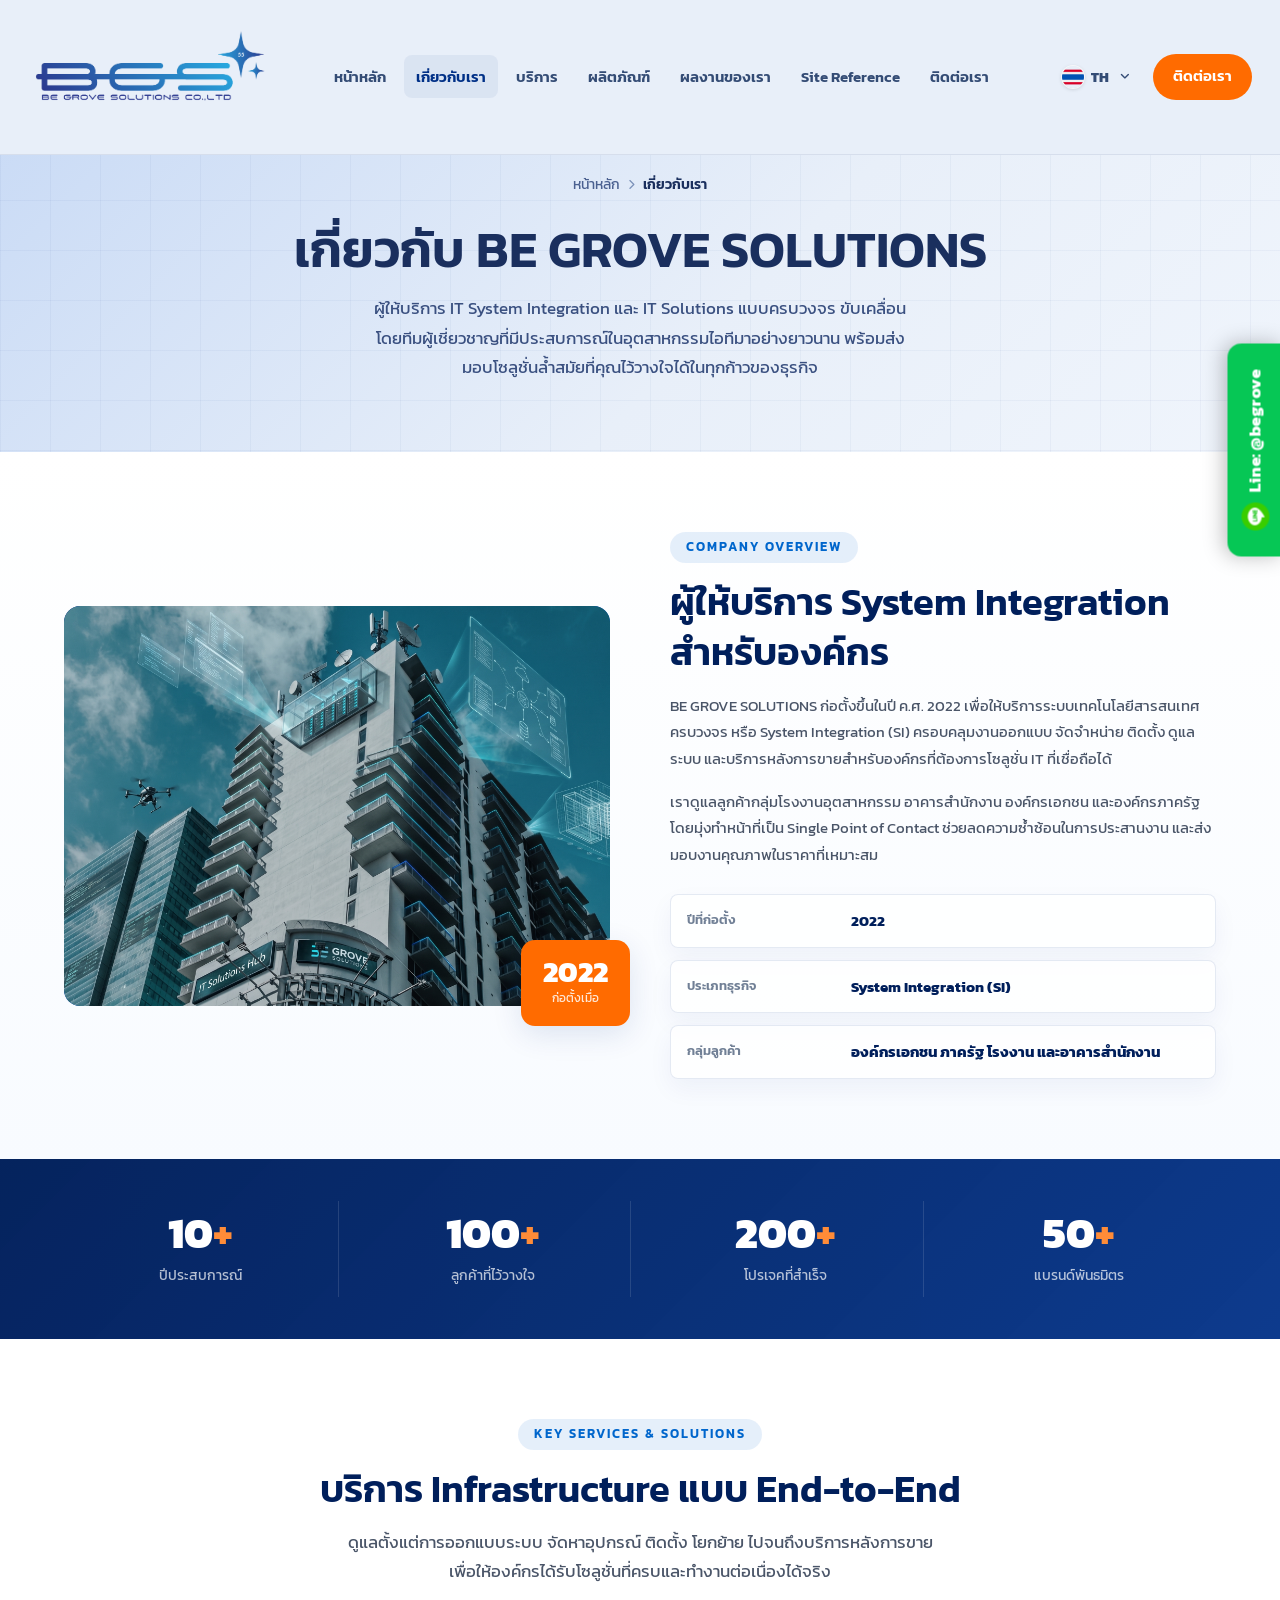
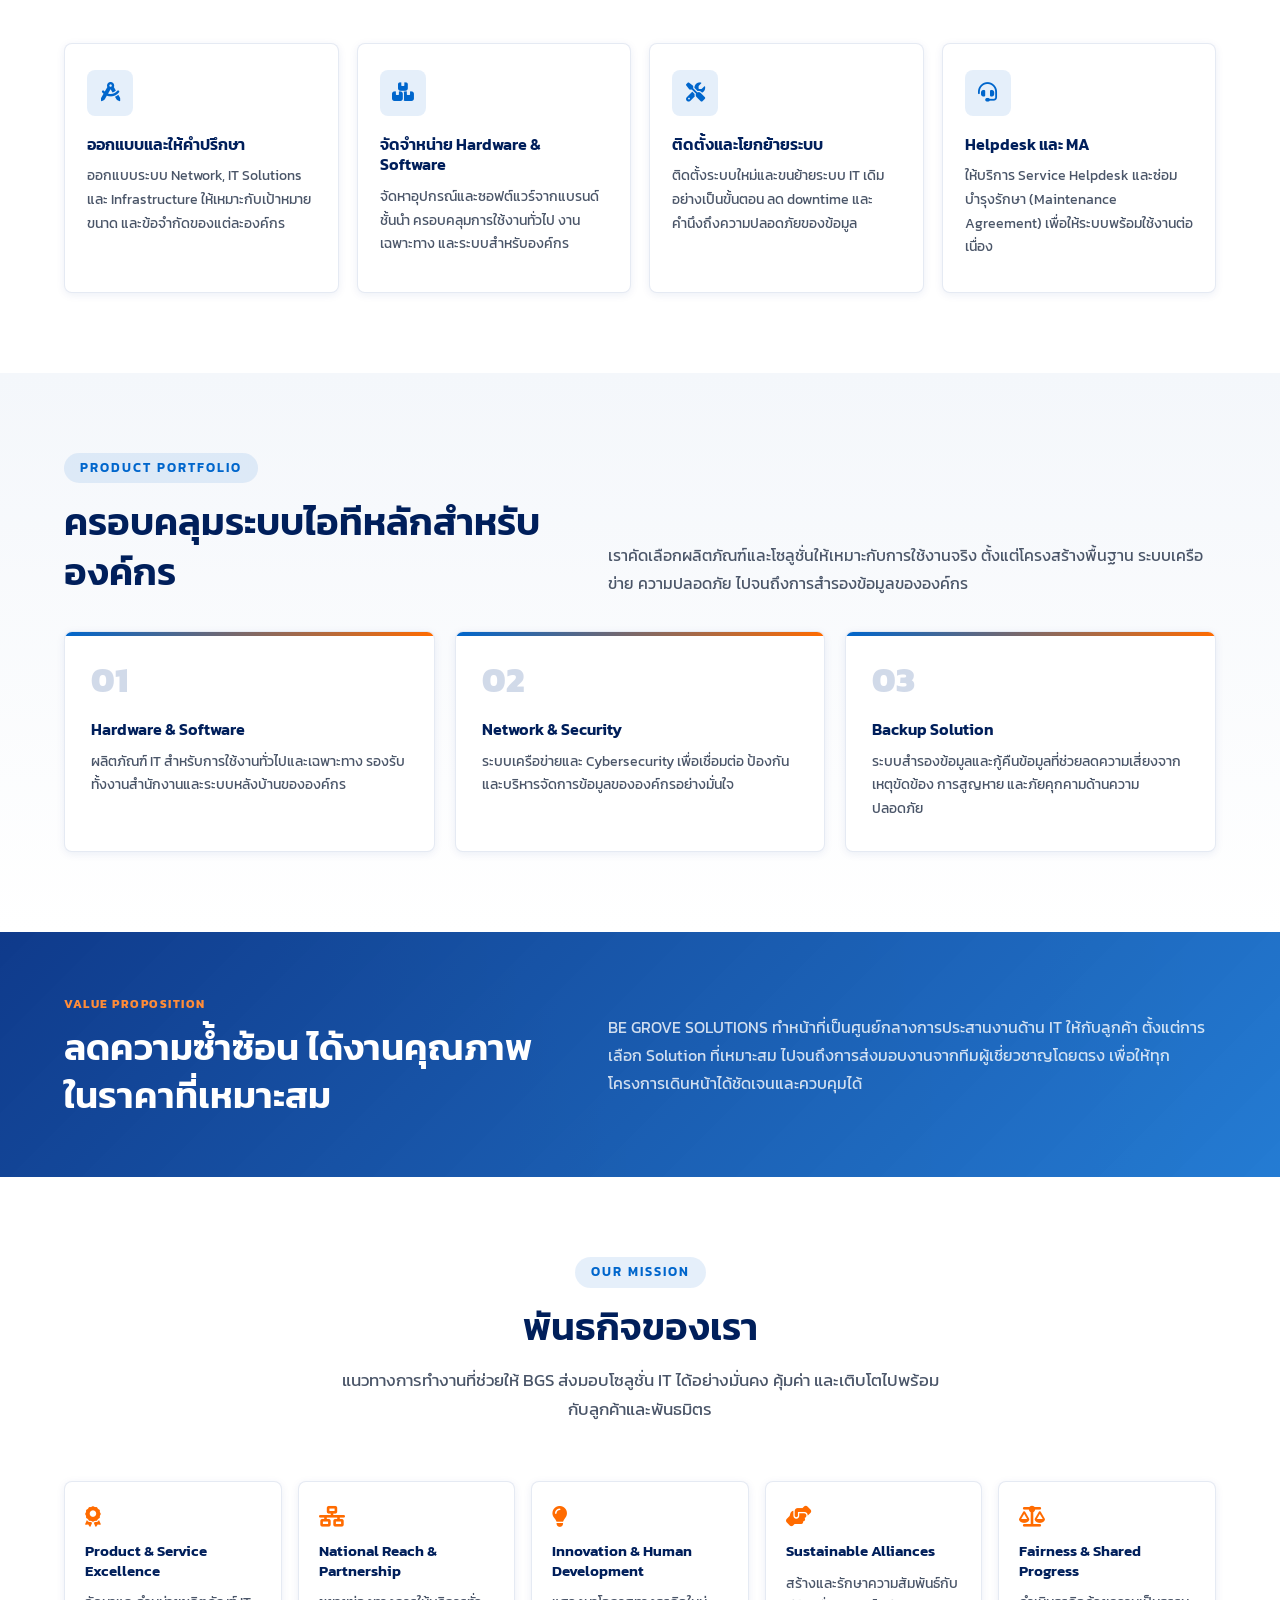
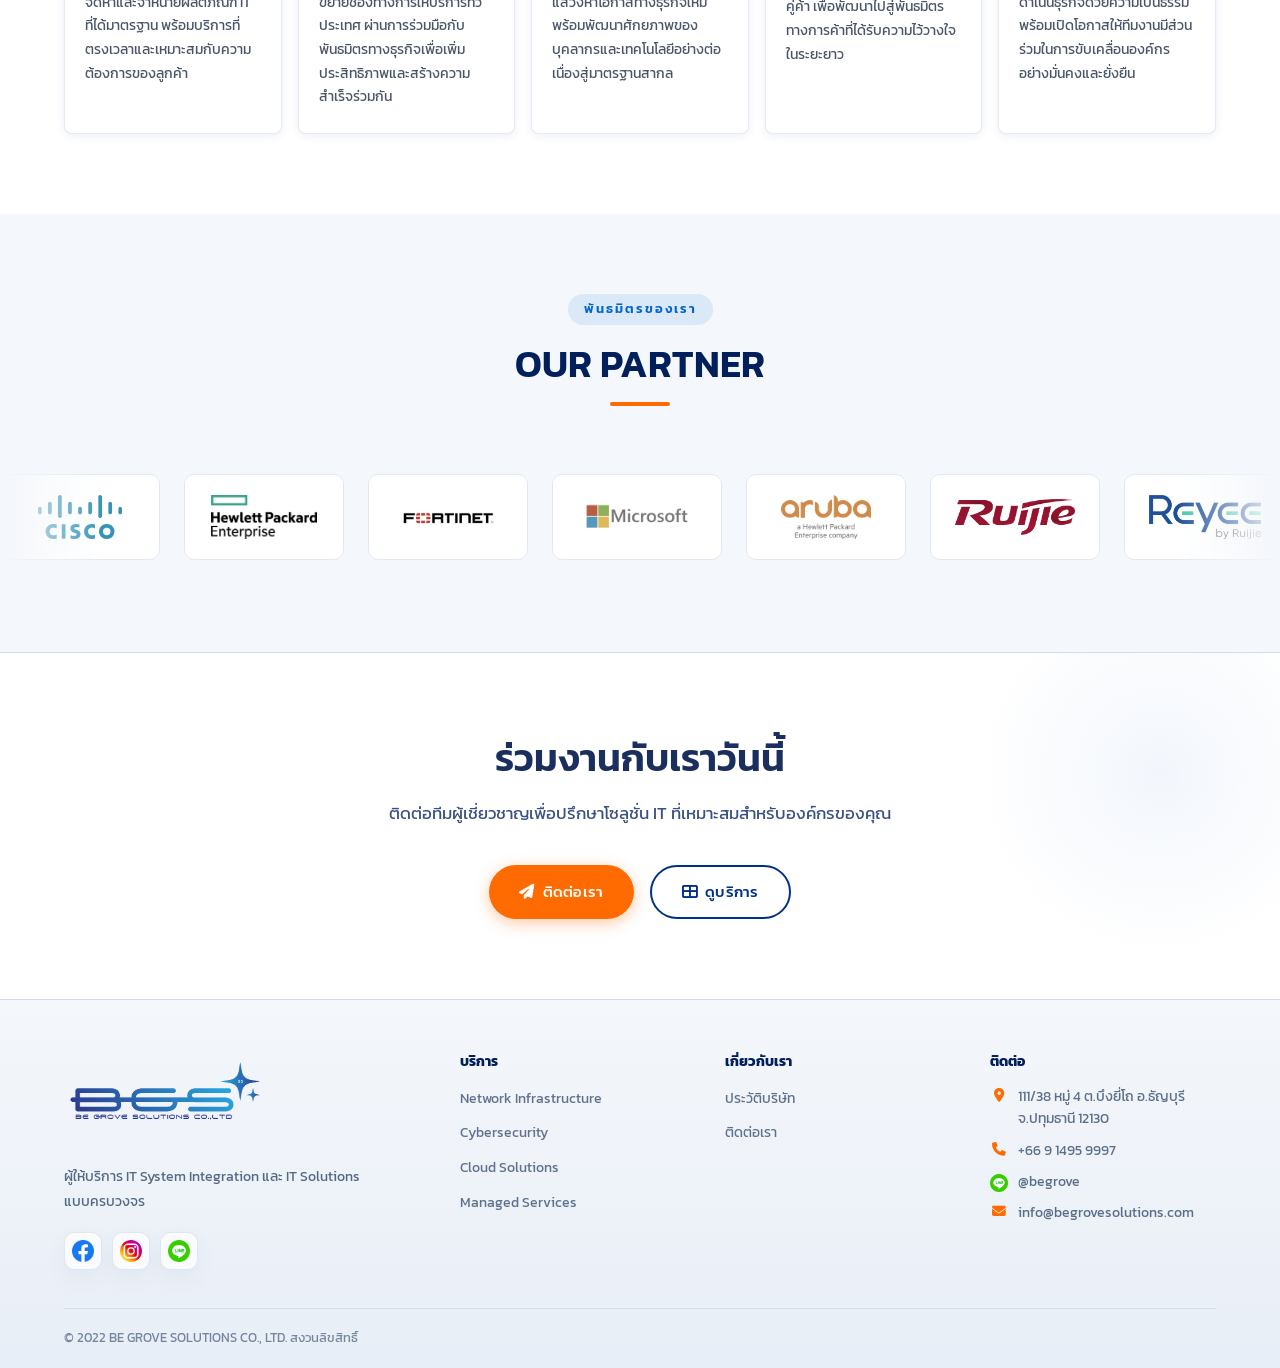
<file: about.html>
<!DOCTYPE html>
<html lang="th">
<head>
  <meta charset="UTF-8" />
  <meta name="viewport" content="width=device-width, initial-scale=1.0" />
  <title>เกี่ยวกับเรา | BE GROVE SOLUTIONS CO., LTD</title>
    <!-- ── Favicon ───────────────────────────────────── -->
  <link rel="icon" type="image/png" sizes="96x96" href="images/bgsfavicon/favicon-96x96.png" />
  <link rel="icon" type="image/svg+xml" href="images/bgsfavicon/favicon.svg" />
  <link rel="shortcut icon" href="images/bgsfavicon/favicon.ico" />
  <link rel="apple-touch-icon" sizes="180x180" href="images/bgsfavicon/apple-touch-icon.png" />
  <meta name="apple-mobile-web-app-title" content="BGS" />
  <link rel="manifest" href="images/bgsfavicon/site.webmanifest" />
<link rel="stylesheet" href="css/style.css" />
  <link rel="stylesheet" href="https://cdnjs.cloudflare.com/ajax/libs/font-awesome/6.5.0/css/all.min.css" />
</head>
<body>

<!-- NAVBAR -->
<nav class="navbar solid" id="navbar">
  <div class="nav-container">
    <a href="index.html" class="nav-logo">
      <img src="bgs-logo1.png" alt="BE GROVE SOLUTIONS CO., LTD" class="nav-logo-img" />
    </a>
    <ul class="nav-menu">
      <li><a href="index.html" class="nav-link" data-th="หน้าหลัก" data-en="Home">หน้าหลัก</a></li>
      <li><a href="about.html" class="nav-link active" data-th="เกี่ยวกับเรา" data-en="About Us" aria-current="page">เกี่ยวกับเรา</a></li>
      <li><a href="services.html" class="nav-link" data-th="บริการ" data-en="Services">บริการ</a></li>
      <li><a href="products.html" class="nav-link" data-th="ผลิตภัณฑ์" data-en="Products">ผลิตภัณฑ์</a></li>
      <li><a href="projects.html" class="nav-link" data-th="ผลงานของเรา" data-en="Our Projects">ผลงานของเรา</a></li>
      <li><a href="reference.html" class="nav-link" data-th="Site Reference" data-en="Site Reference">Site Reference</a></li>
      <li><a href="contact.html" class="nav-link" data-th="ติดต่อเรา" data-en="Contact">ติดต่อเรา</a></li>
    </ul>
    <div class="nav-right">
      <div class="lang-switch">
        <button class="lang-btn active" data-lang="th">TH</button>
        <button class="lang-btn" data-lang="en">EN</button>
      </div>
      <a href="contact.html" class="nav-contact-btn" data-th="ติดต่อเรา" data-en="Contact Us">ติดต่อเรา</a>
    </div>
    <button class="hamburger"><span></span><span></span><span></span></button>
  </div>
</nav>
<div class="mobile-menu">
  <a href="index.html" class="nav-link" data-th="หน้าหลัก" data-en="Home">หน้าหลัก</a>
  <a href="about.html" class="nav-link active" data-th="เกี่ยวกับเรา" data-en="About Us" aria-current="page">เกี่ยวกับเรา</a>
  <a href="services.html" class="nav-link" data-th="บริการ" data-en="Services">บริการ</a>
  <a href="products.html" class="nav-link" data-th="ผลิตภัณฑ์" data-en="Products">ผลิตภัณฑ์</a>
  <a href="projects.html" class="nav-link" data-th="ผลงานของเรา" data-en="Our Projects">ผลงานของเรา</a>
  <a href="reference.html" class="nav-link" data-th="Site Reference" data-en="Site Reference">Site Reference</a>
  <a href="contact.html" class="nav-link" data-th="ติดต่อเรา" data-en="Contact">ติดต่อเรา</a>
  <div class="lang-switch"><button class="lang-btn active" data-lang="th">TH</button><button class="lang-btn" data-lang="en">EN</button></div>
  <a href="contact.html" class="nav-contact-btn" data-th="ติดต่อเรา" data-en="Contact Us">ติดต่อเรา</a>
</div>

<!-- PAGE HERO -->
<section class="page-hero">
  <div class="container">
    <div class="breadcrumb">
      <a href="index.html" data-th="หน้าหลัก" data-en="Home">หน้าหลัก</a>
      <i class="fas fa-chevron-right"></i>
      <span data-th="เกี่ยวกับเรา" data-en="About Us">เกี่ยวกับเรา</span>
    </div>
    <h1 data-th="เกี่ยวกับ BE GROVE SOLUTIONS" data-en="About BE GROVE SOLUTIONS">เกี่ยวกับ BE GROVE SOLUTIONS</h1>
    <p data-th="ผู้ให้บริการ IT System Integration และ IT Solutions แบบครบวงจร ขับเคลื่อนโดยทีมผู้เชี่ยวชาญที่มีประสบการณ์ในอุตสาหกรรมไอทีมาอย่างยาวนาน พร้อมส่งมอบโซลูชั่นล้ำสมัยที่คุณไว้วางใจได้ในทุกก้าวของธุรกิจ" data-en="A complete IT System Integration and IT Solutions provider driven by an experienced IT team, delivering modern solutions you can trust at every step of your business.">ผู้ให้บริการ IT System Integration และ IT Solutions แบบครบวงจร ขับเคลื่อนโดยทีมผู้เชี่ยวชาญที่มีประสบการณ์ในอุตสาหกรรมไอทีมาอย่างยาวนาน พร้อมส่งมอบโซลูชั่นล้ำสมัยที่คุณไว้วางใจได้ในทุกก้าวของธุรกิจ</p>
  </div>
</section>

<!-- ABOUT STORY -->
<section class="about-story about-company section-padding">
  <div class="container">
    <div class="about-grid">
      <div class="about-img-block">
        <div class="about-main-img">
          <img src="images/bgs-ai-office.png" alt="BE GROVE SOLUTIONS Office" style="width:100%;height:100%;object-fit:cover;border-radius:var(--radius-lg);" />
        </div>
        <div class="about-year-badge">
          <div class="year">2022</div>
          <div class="since" data-th="ก่อตั้งเมื่อ" data-en="Founded">ก่อตั้งเมื่อ</div>
        </div>
      </div>
      <div class="about-text">
        <div class="section-tag" data-th="Company Overview" data-en="Company Overview">Company Overview</div>
        <h2 data-th="ผู้ให้บริการ System Integration สำหรับองค์กร" data-en="System Integration Partner for Enterprises">ผู้ให้บริการ System Integration สำหรับองค์กร</h2>
        <p data-th="BE GROVE SOLUTIONS ก่อตั้งขึ้นในปี ค.ศ. 2022 เพื่อให้บริการระบบเทคโนโลยีสารสนเทศครบวงจร หรือ System Integration (SI) ครอบคลุมงานออกแบบ จัดจำหน่าย ติดตั้ง ดูแลระบบ และบริการหลังการขายสำหรับองค์กรที่ต้องการโซลูชั่น IT ที่เชื่อถือได้" data-en="BE GROVE SOLUTIONS was founded in 2022 as a full-service System Integration (SI) provider, covering design, procurement, installation, operations support, and after-sales services for organizations that need reliable IT solutions.">BE GROVE SOLUTIONS ก่อตั้งขึ้นในปี ค.ศ. 2022 เพื่อให้บริการระบบเทคโนโลยีสารสนเทศครบวงจร หรือ System Integration (SI) ครอบคลุมงานออกแบบ จัดจำหน่าย ติดตั้ง ดูแลระบบ และบริการหลังการขายสำหรับองค์กรที่ต้องการโซลูชั่น IT ที่เชื่อถือได้</p>
        <p data-th="เราดูแลลูกค้ากลุ่มโรงงานอุตสาหกรรม อาคารสำนักงาน องค์กรเอกชน และองค์กรภาครัฐ โดยมุ่งทำหน้าที่เป็น Single Point of Contact ช่วยลดความซ้ำซ้อนในการประสานงาน และส่งมอบงานคุณภาพในราคาที่เหมาะสม" data-en="We support industrial facilities, office buildings, private organizations, and government agencies as a single point of contact that reduces coordination complexity and delivers quality work at the right value.">เราดูแลลูกค้ากลุ่มโรงงานอุตสาหกรรม อาคารสำนักงาน องค์กรเอกชน และองค์กรภาครัฐ โดยมุ่งทำหน้าที่เป็น Single Point of Contact ช่วยลดความซ้ำซ้อนในการประสานงาน และส่งมอบงานคุณภาพในราคาที่เหมาะสม</p>
        <div class="about-profile-list">
          <div>
            <span data-th="ปีที่ก่อตั้ง" data-en="Founded">ปีที่ก่อตั้ง</span>
            <strong>2022</strong>
          </div>
          <div>
            <span data-th="ประเภทธุรกิจ" data-en="Business Type">ประเภทธุรกิจ</span>
            <strong data-th="System Integration (SI)" data-en="System Integration (SI)">System Integration (SI)</strong>
          </div>
          <div>
            <span data-th="กลุ่มลูกค้า" data-en="Target Customers">กลุ่มลูกค้า</span>
            <strong data-th="องค์กรเอกชน ภาครัฐ โรงงาน และอาคารสำนักงาน" data-en="Private sector, government, industrial facilities, and offices">องค์กรเอกชน ภาครัฐ โรงงาน และอาคารสำนักงาน</strong>
          </div>
        </div>
      </div>
    </div>
  </div>
</section>

<!-- STATS -->
<section class="about-stat-band">
  <div class="container">
    <div class="about-stat-grid">
      <div>
        <strong>10<span>+</span></strong>
        <p data-th="ปีประสบการณ์" data-en="Years of Experience">ปีประสบการณ์</p>
      </div>
      <div>
        <strong>100<span>+</span></strong>
        <p data-th="ลูกค้าที่ไว้วางใจ" data-en="Trusted Clients">ลูกค้าที่ไว้วางใจ</p>
      </div>
      <div>
        <strong>200<span>+</span></strong>
        <p data-th="โปรเจคที่สำเร็จ" data-en="Completed Projects">โปรเจคที่สำเร็จ</p>
      </div>
      <div>
        <strong>50<span>+</span></strong>
        <p data-th="แบรนด์พันธมิตร" data-en="Partner Brands">แบรนด์พันธมิตร</p>
      </div>
    </div>
  </div>
</section>

<!-- KEY SERVICES -->
<section class="about-services section-padding">
  <div class="container">
    <div class="section-header">
      <div class="section-tag" data-th="Key Services & Solutions" data-en="Key Services & Solutions">Key Services & Solutions</div>
      <h2 data-th="บริการ Infrastructure แบบ End-to-End" data-en="End-to-End Infrastructure Services">บริการ Infrastructure แบบ End-to-End</h2>
      <p data-th="ดูแลตั้งแต่การออกแบบระบบ จัดหาอุปกรณ์ ติดตั้ง โยกย้าย ไปจนถึงบริการหลังการขาย เพื่อให้องค์กรได้รับโซลูชั่นที่ครบและทำงานต่อเนื่องได้จริง" data-en="From system design and procurement to installation, migration, and after-sales service, we help organizations receive complete solutions that operate reliably.">ดูแลตั้งแต่การออกแบบระบบ จัดหาอุปกรณ์ ติดตั้ง โยกย้าย ไปจนถึงบริการหลังการขาย เพื่อให้องค์กรได้รับโซลูชั่นที่ครบและทำงานต่อเนื่องได้จริง</p>
    </div>
    <div class="about-service-grid">
      <div class="about-service-card">
        <i class="fas fa-drafting-compass"></i>
        <h3 data-th="ออกแบบและให้คำปรึกษา" data-en="Design & Consulting">ออกแบบและให้คำปรึกษา</h3>
        <p data-th="ออกแบบระบบ Network, IT Solutions และ Infrastructure ให้เหมาะกับเป้าหมาย ขนาด และข้อจำกัดของแต่ละองค์กร" data-en="Design network, IT solutions, and infrastructure that fit each organization's goals, scale, and constraints.">ออกแบบระบบ Network, IT Solutions และ Infrastructure ให้เหมาะกับเป้าหมาย ขนาด และข้อจำกัดของแต่ละองค์กร</p>
      </div>
      <div class="about-service-card">
        <i class="fas fa-boxes-stacked"></i>
        <h3 data-th="จัดจำหน่าย Hardware & Software" data-en="Hardware & Software Supply">จัดจำหน่าย Hardware & Software</h3>
        <p data-th="จัดหาอุปกรณ์และซอฟต์แวร์จากแบรนด์ชั้นนำ ครอบคลุมการใช้งานทั่วไป งานเฉพาะทาง และระบบสำหรับองค์กร" data-en="Supply hardware and software from leading brands for general use, specialized work, and enterprise systems.">จัดหาอุปกรณ์และซอฟต์แวร์จากแบรนด์ชั้นนำ ครอบคลุมการใช้งานทั่วไป งานเฉพาะทาง และระบบสำหรับองค์กร</p>
      </div>
      <div class="about-service-card">
        <i class="fas fa-screwdriver-wrench"></i>
        <h3 data-th="ติดตั้งและโยกย้ายระบบ" data-en="Installation & Migration">ติดตั้งและโยกย้ายระบบ</h3>
        <p data-th="ติดตั้งระบบใหม่และขนย้ายระบบ IT เดิมอย่างเป็นขั้นตอน ลด downtime และคำนึงถึงความปลอดภัยของข้อมูล" data-en="Install new systems and migrate existing IT environments with structured execution, reduced downtime, and data safety in mind.">ติดตั้งระบบใหม่และขนย้ายระบบ IT เดิมอย่างเป็นขั้นตอน ลด downtime และคำนึงถึงความปลอดภัยของข้อมูล</p>
      </div>
      <div class="about-service-card">
        <i class="fas fa-headset"></i>
        <h3 data-th="Helpdesk และ MA" data-en="Helpdesk & MA">Helpdesk และ MA</h3>
        <p data-th="ให้บริการ Service Helpdesk และซ่อมบำรุงรักษา (Maintenance Agreement) เพื่อให้ระบบพร้อมใช้งานต่อเนื่อง" data-en="Provide service helpdesk and maintenance agreement support to keep systems continuously available.">ให้บริการ Service Helpdesk และซ่อมบำรุงรักษา (Maintenance Agreement) เพื่อให้ระบบพร้อมใช้งานต่อเนื่อง</p>
      </div>
    </div>
  </div>
</section>

<!-- PRODUCT PORTFOLIO -->
<section class="about-portfolio section-padding">
  <div class="container">
    <div class="about-split-heading">
      <div>
        <div class="section-tag" data-th="Product Portfolio" data-en="Product Portfolio">Product Portfolio</div>
        <h2 data-th="ครอบคลุมระบบไอทีหลักสำหรับองค์กร" data-en="Core IT Portfolio for Organizations">ครอบคลุมระบบไอทีหลักสำหรับองค์กร</h2>
      </div>
      <p data-th="เราคัดเลือกผลิตภัณฑ์และโซลูชั่นให้เหมาะกับการใช้งานจริง ตั้งแต่โครงสร้างพื้นฐาน ระบบเครือข่าย ความปลอดภัย ไปจนถึงการสำรองข้อมูลขององค์กร" data-en="We select products and solutions that fit real business usage, from infrastructure and networking to security and enterprise backup.">เราคัดเลือกผลิตภัณฑ์และโซลูชั่นให้เหมาะกับการใช้งานจริง ตั้งแต่โครงสร้างพื้นฐาน ระบบเครือข่าย ความปลอดภัย ไปจนถึงการสำรองข้อมูลขององค์กร</p>
    </div>
    <div class="about-portfolio-grid">
      <div class="about-portfolio-item">
        <span>01</span>
        <h3 data-th="Hardware & Software" data-en="Hardware & Software">Hardware & Software</h3>
        <p data-th="ผลิตภัณฑ์ IT สำหรับการใช้งานทั่วไปและเฉพาะทาง รองรับทั้งงานสำนักงานและระบบหลังบ้านขององค์กร" data-en="IT products for both general and specialized use, supporting office operations and enterprise back-office systems.">ผลิตภัณฑ์ IT สำหรับการใช้งานทั่วไปและเฉพาะทาง รองรับทั้งงานสำนักงานและระบบหลังบ้านขององค์กร</p>
      </div>
      <div class="about-portfolio-item">
        <span>02</span>
        <h3 data-th="Network & Security" data-en="Network & Security">Network & Security</h3>
        <p data-th="ระบบเครือข่ายและ Cybersecurity เพื่อเชื่อมต่อ ป้องกัน และบริหารจัดการข้อมูลขององค์กรอย่างมั่นใจ" data-en="Network and cybersecurity systems to connect, protect, and manage organizational data with confidence.">ระบบเครือข่ายและ Cybersecurity เพื่อเชื่อมต่อ ป้องกัน และบริหารจัดการข้อมูลขององค์กรอย่างมั่นใจ</p>
      </div>
      <div class="about-portfolio-item">
        <span>03</span>
        <h3 data-th="Backup Solution" data-en="Backup Solution">Backup Solution</h3>
        <p data-th="ระบบสำรองข้อมูลและกู้คืนข้อมูลที่ช่วยลดความเสี่ยงจากเหตุขัดข้อง การสูญหาย และภัยคุกคามด้านความปลอดภัย" data-en="Backup and recovery solutions that reduce risks from outages, data loss, and security threats.">ระบบสำรองข้อมูลและกู้คืนข้อมูลที่ช่วยลดความเสี่ยงจากเหตุขัดข้อง การสูญหาย และภัยคุกคามด้านความปลอดภัย</p>
      </div>
    </div>
  </div>
</section>

<!-- VALUE PROPOSITION -->
<section class="about-value-prop">
  <div class="container">
    <div class="about-value-inner">
      <div>
        <span data-th="Value Proposition" data-en="Value Proposition">Value Proposition</span>
        <h2 data-th="ลดความซ้ำซ้อน ได้งานคุณภาพ ในราคาที่เหมาะสม" data-en="Less Complexity. Quality Delivery. Right Value.">ลดความซ้ำซ้อน ได้งานคุณภาพ ในราคาที่เหมาะสม</h2>
      </div>
      <p data-th="BE GROVE SOLUTIONS ทำหน้าที่เป็นศูนย์กลางการประสานงานด้าน IT ให้กับลูกค้า ตั้งแต่การเลือก Solution ที่เหมาะสม ไปจนถึงการส่งมอบงานจากทีมผู้เชี่ยวชาญโดยตรง เพื่อให้ทุกโครงการเดินหน้าได้ชัดเจนและควบคุมได้" data-en="BE GROVE SOLUTIONS acts as a central IT coordination partner, from selecting the right solution to delivering work through expert teams, helping each project move forward clearly and under control.">BE GROVE SOLUTIONS ทำหน้าที่เป็นศูนย์กลางการประสานงานด้าน IT ให้กับลูกค้า ตั้งแต่การเลือก Solution ที่เหมาะสม ไปจนถึงการส่งมอบงานจากทีมผู้เชี่ยวชาญโดยตรง เพื่อให้ทุกโครงการเดินหน้าได้ชัดเจนและควบคุมได้</p>
    </div>
  </div>
</section>

<!-- MISSION -->
<section class="about-mission section-padding">
  <div class="container">
    <div class="section-header">
      <div class="section-tag" data-th="Our Mission" data-en="Our Mission">Our Mission</div>
      <h2 data-th="พันธกิจของเรา" data-en="Our Mission">พันธกิจของเรา</h2>
      <p data-th="แนวทางการทำงานที่ช่วยให้ BGS ส่งมอบโซลูชั่น IT ได้อย่างมั่นคง คุ้มค่า และเติบโตไปพร้อมกับลูกค้าและพันธมิตร" data-en="The principles that guide BGS in delivering stable, valuable IT solutions while growing with customers and partners.">แนวทางการทำงานที่ช่วยให้ BGS ส่งมอบโซลูชั่น IT ได้อย่างมั่นคง คุ้มค่า และเติบโตไปพร้อมกับลูกค้าและพันธมิตร</p>
    </div>
    <div class="about-mission-grid">
      <div class="about-mission-card">
        <i class="fas fa-award"></i>
        <h3 data-th="Product & Service Excellence" data-en="Product & Service Excellence">Product & Service Excellence</h3>
        <p data-th="จัดหาและจำหน่ายผลิตภัณฑ์ IT ที่ได้มาตรฐาน พร้อมบริการที่ตรงเวลาและเหมาะสมกับความต้องการของลูกค้า" data-en="Provide standard IT products and timely services that match customer needs.">จัดหาและจำหน่ายผลิตภัณฑ์ IT ที่ได้มาตรฐาน พร้อมบริการที่ตรงเวลาและเหมาะสมกับความต้องการของลูกค้า</p>
      </div>
      <div class="about-mission-card">
        <i class="fas fa-network-wired"></i>
        <h3 data-th="National Reach & Partnership" data-en="National Reach & Partnership">National Reach & Partnership</h3>
        <p data-th="ขยายช่องทางการให้บริการทั่วประเทศ ผ่านการร่วมมือกับพันธมิตรทางธุรกิจเพื่อเพิ่มประสิทธิภาพและสร้างความสำเร็จร่วมกัน" data-en="Expand nationwide service reach through business partnerships that improve efficiency and shared success.">ขยายช่องทางการให้บริการทั่วประเทศ ผ่านการร่วมมือกับพันธมิตรทางธุรกิจเพื่อเพิ่มประสิทธิภาพและสร้างความสำเร็จร่วมกัน</p>
      </div>
      <div class="about-mission-card">
        <i class="fas fa-lightbulb"></i>
        <h3 data-th="Innovation & Human Development" data-en="Innovation & Human Development">Innovation & Human Development</h3>
        <p data-th="แสวงหาโอกาสทางธุรกิจใหม่ พร้อมพัฒนาศักยภาพของบุคลากรและเทคโนโลยีอย่างต่อเนื่องสู่มาตรฐานสากล" data-en="Pursue new business opportunities while developing people and technology toward international standards.">แสวงหาโอกาสทางธุรกิจใหม่ พร้อมพัฒนาศักยภาพของบุคลากรและเทคโนโลยีอย่างต่อเนื่องสู่มาตรฐานสากล</p>
      </div>
      <div class="about-mission-card">
        <i class="fas fa-handshake-angle"></i>
        <h3 data-th="Sustainable Alliances" data-en="Sustainable Alliances">Sustainable Alliances</h3>
        <p data-th="สร้างและรักษาความสัมพันธ์กับคู่ค้า เพื่อพัฒนาไปสู่พันธมิตรทางการค้าที่ได้รับความไว้วางใจในระยะยาว" data-en="Build and maintain partner relationships that become trusted long-term business alliances.">สร้างและรักษาความสัมพันธ์กับคู่ค้า เพื่อพัฒนาไปสู่พันธมิตรทางการค้าที่ได้รับความไว้วางใจในระยะยาว</p>
      </div>
      <div class="about-mission-card">
        <i class="fas fa-scale-balanced"></i>
        <h3 data-th="Fairness & Shared Progress" data-en="Fairness & Shared Progress">Fairness & Shared Progress</h3>
        <p data-th="ดำเนินธุรกิจด้วยความเป็นธรรม พร้อมเปิดโอกาสให้ทีมงานมีส่วนร่วมในการขับเคลื่อนองค์กรอย่างมั่นคงและยั่งยืน" data-en="Operate with fairness while enabling the team to contribute to stable and sustainable growth.">ดำเนินธุรกิจด้วยความเป็นธรรม พร้อมเปิดโอกาสให้ทีมงานมีส่วนร่วมในการขับเคลื่อนองค์กรอย่างมั่นคงและยั่งยืน</p>
      </div>
    </div>
  </div>
</section>

<!-- OUR PARTNER -->
<section class="section-padding" style="background:var(--bg-light);">
  <div class="container">
    <div class="section-header">
      <div class="section-tag" data-th="พันธมิตรของเรา" data-en="Our Partners">พันธมิตรของเรา</div>
      <h2>OUR PARTNER</h2>
      <div class="divider"></div>
    </div>
  </div>

  <!-- Infinite marquee slider -->
  <div class="partner-track-wrap">
    <div class="partner-track">
      <!-- original set -->
      <div class="partner-slide"><img src="images/product-partner/ciscopng-300x158.png" alt="Cisco" /></div>
      <div class="partner-slide"><img src="images/product-partner/hpe-removebg-preview-300x300.png" alt="HPE" /></div>
      <div class="partner-slide"><img src="images/product-partner/Fortinet-removebg-preview-300x133.png" alt="Fortinet" /></div>
      <div class="partner-slide"><img src="images/product-partner/microsoft-logo-hd-26-300x85.png" alt="Microsoft" /></div>
      <div class="partner-slide"><img src="images/product-partner/aruba-logo.png" alt="Aruba" /></div>
      <div class="partner-slide"><img src="images/product-partner/ruijie-logo.png" alt="Ruijie" /></div>
      <div class="partner-slide"><img src="images/product-partner/reyee-logo.png" alt="Reyee" /></div>
      <!-- duplicate set for seamless loop -->
      <div class="partner-slide"><img src="images/product-partner/ciscopng-300x158.png" alt="Cisco" /></div>
      <div class="partner-slide"><img src="images/product-partner/hpe-removebg-preview-300x300.png" alt="HPE" /></div>
      <div class="partner-slide"><img src="images/product-partner/Fortinet-removebg-preview-300x133.png" alt="Fortinet" /></div>
      <div class="partner-slide"><img src="images/product-partner/microsoft-logo-hd-26-300x85.png" alt="Microsoft" /></div>
      <div class="partner-slide"><img src="images/product-partner/aruba-logo.png" alt="Aruba" /></div>
      <div class="partner-slide"><img src="images/product-partner/ruijie-logo.png" alt="Ruijie" /></div>
      <div class="partner-slide"><img src="images/product-partner/reyee-logo.png" alt="Reyee" /></div>
    </div>
  </div>
</section>

<!-- CTA -->
<section class="cta-section">
  <div class="container">
    <div class="cta-inner">
      <h2 data-th="ร่วมงานกับเราวันนี้" data-en="Work With Us Today">ร่วมงานกับเราวันนี้</h2>
      <p data-th="ติดต่อทีมผู้เชี่ยวชาญเพื่อปรึกษาโซลูชั่น IT ที่เหมาะสมสำหรับองค์กรของคุณ" data-en="Contact our expert team to discuss the right IT solution for your organization.">ติดต่อทีมผู้เชี่ยวชาญเพื่อปรึกษาโซลูชั่น IT ที่เหมาะสมสำหรับองค์กรของคุณ</p>
      <div class="cta-buttons">
        <a href="contact.html" class="btn btn-primary"><i class="fas fa-paper-plane"></i> <span data-th="ติดต่อเรา" data-en="Contact Us">ติดต่อเรา</span></a>
        <a href="services.html" class="btn btn-outline"><i class="fas fa-th-large"></i> <span data-th="ดูบริการ" data-en="Our Services">ดูบริการ</span></a>
      </div>
    </div>
  </div>
</section>

<!-- FOOTER -->
<footer class="footer">
  <div class="container">
    <div class="footer-inner">
      <div class="footer-brand">
        <div class="logo-wrap">
          <img src="bgs-logo1.png" alt="BE GROVE SOLUTIONS CO., LTD" class="footer-logo-img" />
        </div>
        <p data-th="ผู้ให้บริการ IT System Integration และ IT Solutions แบบครบวงจร" data-en="A complete IT System Integration and IT Solutions provider.">ผู้ให้บริการ IT System Integration และ IT Solutions แบบครบวงจร</p>
        <div class="footer-social">
          <a href="https://www.facebook.com/profile.php?id=100091467513179" target="_blank" rel="noopener"><img src="images/icon/facebook-icon.png" alt="Facebook" class="social-icon-img" loading="lazy" /></a>
          <a href="https://www.instagram.com/begrovesolutions?igsh=bWhna2h3eXF0ODZ2&utm_source=qr" target="_blank" rel="noopener" aria-label="Instagram"><img src="images/icon/ig-icon.png" alt="Instagram" class="social-icon-img" loading="lazy" /></a>
          <a href="https://line.me/ti/p/@begrove" target="_blank" rel="noopener"><img src="images/icon/line-icon.png" alt="LINE" class="social-icon-img" loading="lazy" /></a>
        </div>
      </div>

      <div class="footer-links">
      <div class="footer-col">
        <h4 data-th="บริการ" data-en="Services">บริการ</h4>
        <ul>
          <li><a href="services.html">Network Infrastructure</a></li>
          <li><a href="services.html">Cybersecurity</a></li>
          <li><a href="services.html">Cloud Solutions</a></li>
          <li><a href="services.html">Managed Services</a></li>
        </ul>
      </div>
      <div class="footer-col">
        <h4 data-th="เกี่ยวกับเรา" data-en="Company">เกี่ยวกับเรา</h4>
        <ul>
          <li><a href="about.html" data-th="ประวัติบริษัท" data-en="Our Story">ประวัติบริษัท</a></li>
          <li><a href="contact.html" data-th="ติดต่อเรา" data-en="Contact">ติดต่อเรา</a></li>
        </ul>
      </div>
      <div class="footer-col">
        <h4 data-th="ติดต่อ" data-en="Contact">ติดต่อ</h4>
        <ul>
          <li class="contact-li"><i class="fas fa-map-marker-alt"></i><span data-th="111/38 หมู่ 4 ต.บึงยี่โถ อ.ธัญบุรี จ.ปทุมธานี 12130" data-en="111/38 Moo 4, Buengyitho, Thanyaburi, Pathumtani 12130">111/38 หมู่ 4 ต.บึงยี่โถ อ.ธัญบุรี จ.ปทุมธานี 12130</span></li>
          <li class="contact-li"><i class="fas fa-phone"></i><span>+66 9 1495 9997</span></li>
          <li class="contact-li"><img src="images/icon/line-icon.png" alt="LINE" class="footer-contact-icon-img" loading="lazy" /><span>@begrove</span></li>
          <li class="contact-li"><i class="fas fa-envelope"></i><span>info@begrovesolutions.com</span></li>
        </ul>
      </div>
    </div>
    </div>
    <div class="footer-bottom">
      <p data-th="© 2022 BE GROVE SOLUTIONS CO., LTD. สงวนลิขสิทธิ์" data-en="© 2022 BE GROVE SOLUTIONS CO., LTD. All Rights Reserved.">© 2022 BE GROVE SOLUTIONS CO., LTD. สงวนลิขสิทธิ์</p>
    </div>
  </div>
</footer>
<script src="js/main.js"></script>

<!-- STICKY LINE TAB -->
<a href="https://line.me/ti/p/@begrove" target="_blank" class="sticky-line-tab" title="Chat with us on LINE">
  <div class="slt-inner">
    <img src="images/icon/line-icon.png" alt="LINE" class="slt-icon-img" loading="lazy" />
    <span class="slt-label">Line: @begrove</span>
  </div>
</a>

</body>
</html>
</file>
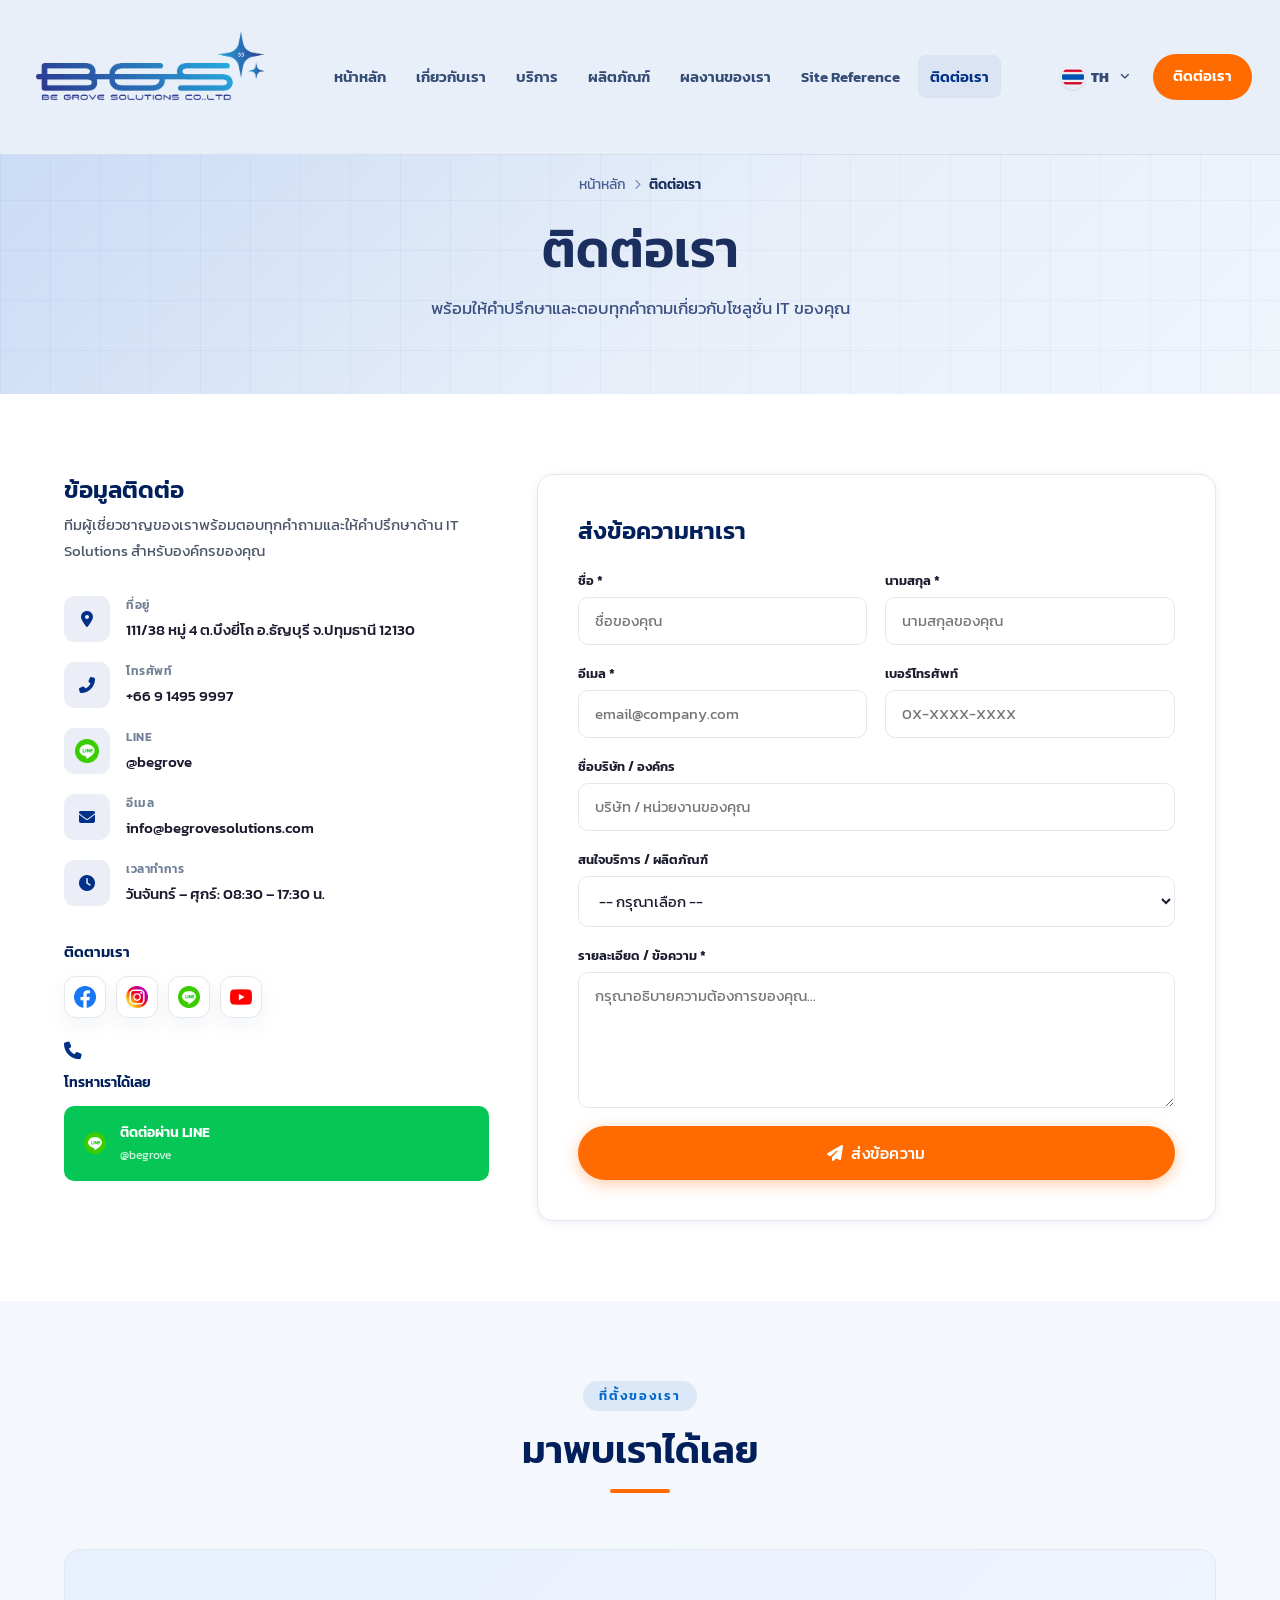
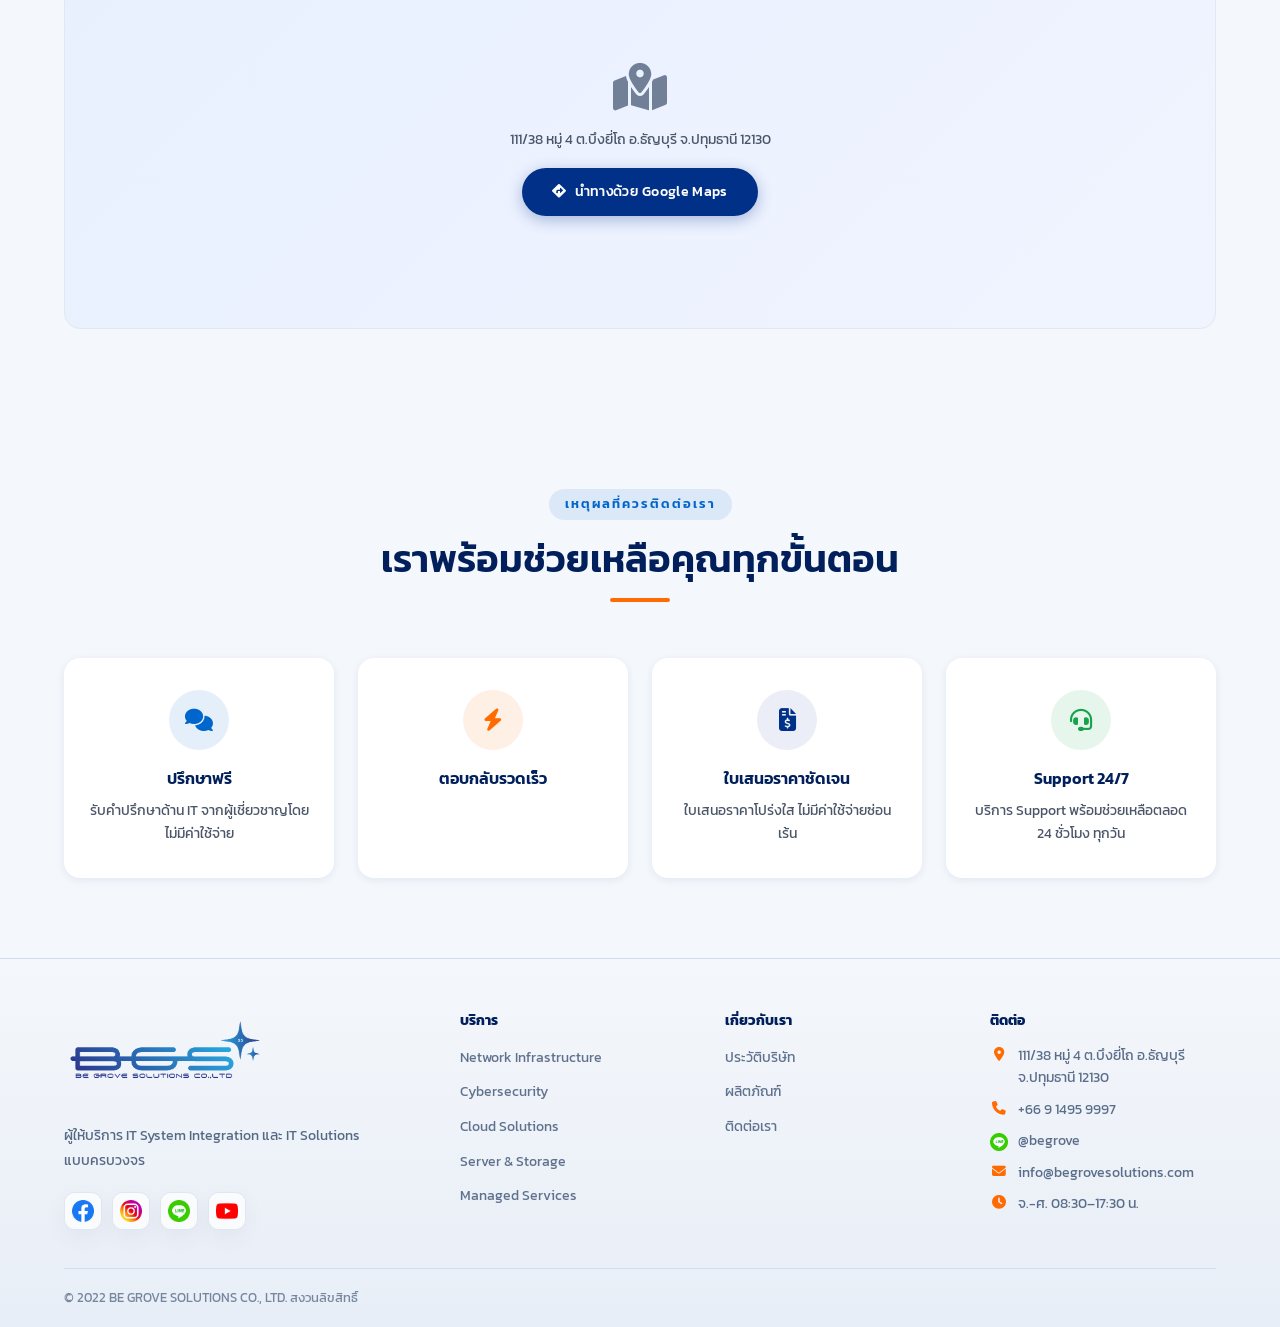
<file: contact.html>
<!DOCTYPE html>
<html lang="th">
<head>
  <meta charset="UTF-8" />
  <meta name="viewport" content="width=device-width, initial-scale=1.0" />
  <title>ติดต่อเรา | BE GROVE SOLUTIONS CO., LTD</title>
  <meta name="description" content="ติดต่อ BE GROVE SOLUTIONS สำหรับคำปรึกษาด้าน IT และใบเสนอราคา" />
    <!-- ── Favicon ───────────────────────────────────── -->
  <link rel="icon" type="image/png" sizes="96x96" href="images/bgsfavicon/favicon-96x96.png" />
  <link rel="icon" type="image/svg+xml" href="images/bgsfavicon/favicon.svg" />
  <link rel="shortcut icon" href="images/bgsfavicon/favicon.ico" />
  <link rel="apple-touch-icon" sizes="180x180" href="images/bgsfavicon/apple-touch-icon.png" />
  <meta name="apple-mobile-web-app-title" content="BGS" />
  <link rel="manifest" href="images/bgsfavicon/site.webmanifest" />
<link rel="stylesheet" href="css/style.css" />
  <link rel="stylesheet" href="https://cdnjs.cloudflare.com/ajax/libs/font-awesome/6.5.0/css/all.min.css" />
</head>
<body>

<!-- NAVBAR -->
<nav class="navbar solid" id="navbar">
  <div class="nav-container">
    <a href="index.html" class="nav-logo">
      <img src="bgs-logo1.png" alt="BE GROVE SOLUTIONS CO., LTD" class="nav-logo-img" />
    </a>
    <ul class="nav-menu">
      <li><a href="index.html" class="nav-link" data-th="หน้าหลัก" data-en="Home">หน้าหลัก</a></li>
      <li><a href="about.html" class="nav-link" data-th="เกี่ยวกับเรา" data-en="About Us">เกี่ยวกับเรา</a></li>
      <li><a href="services.html" class="nav-link" data-th="บริการ" data-en="Services">บริการ</a></li>
      <li><a href="products.html" class="nav-link" data-th="ผลิตภัณฑ์" data-en="Products">ผลิตภัณฑ์</a></li>
      <li><a href="projects.html" class="nav-link" data-th="ผลงานของเรา" data-en="Our Projects">ผลงานของเรา</a></li>
      <li><a href="reference.html" class="nav-link" data-th="Site Reference" data-en="Site Reference">Site Reference</a></li>
      <li><a href="contact.html" class="nav-link active" data-th="ติดต่อเรา" data-en="Contact" aria-current="page">ติดต่อเรา</a></li>
    </ul>
    <div class="nav-right">
      <div class="lang-switch">
        <button class="lang-btn active" data-lang="th">TH</button>
        <button class="lang-btn" data-lang="en">EN</button>
      </div>
      <a href="contact.html" class="nav-contact-btn" data-th="ติดต่อเรา" data-en="Contact Us">ติดต่อเรา</a>
    </div>
    <button class="hamburger"><span></span><span></span><span></span></button>
  </div>
</nav>
<div class="mobile-menu">
  <a href="index.html" class="nav-link" data-th="หน้าหลัก" data-en="Home">หน้าหลัก</a>
  <a href="about.html" class="nav-link" data-th="เกี่ยวกับเรา" data-en="About Us">เกี่ยวกับเรา</a>
  <a href="services.html" class="nav-link" data-th="บริการ" data-en="Services">บริการ</a>
  <a href="products.html" class="nav-link" data-th="ผลิตภัณฑ์" data-en="Products">ผลิตภัณฑ์</a>
  <a href="projects.html" class="nav-link" data-th="ผลงานของเรา" data-en="Our Projects">ผลงานของเรา</a>
  <a href="reference.html" class="nav-link" data-th="Site Reference" data-en="Site Reference">Site Reference</a>
  <a href="contact.html" class="nav-link active" data-th="ติดต่อเรา" data-en="Contact" aria-current="page">ติดต่อเรา</a>
  <div class="lang-switch"><button class="lang-btn active" data-lang="th">TH</button><button class="lang-btn" data-lang="en">EN</button></div>
  <a href="contact.html" class="nav-contact-btn" data-th="ติดต่อเรา" data-en="Contact Us">ติดต่อเรา</a>
</div>

<!-- PAGE HERO -->
<section class="page-hero">
  <div class="container">
    <div class="breadcrumb">
      <a href="index.html" data-th="หน้าหลัก" data-en="Home">หน้าหลัก</a>
      <i class="fas fa-chevron-right"></i>
      <span data-th="ติดต่อเรา" data-en="Contact Us">ติดต่อเรา</span>
    </div>
    <h1 data-th="ติดต่อเรา" data-en="Contact Us">ติดต่อเรา</h1>
    <p data-th="พร้อมให้คำปรึกษาและตอบทุกคำถามเกี่ยวกับโซลูชั่น IT ของคุณ" data-en="Ready to consult and answer all your IT solution questions.">พร้อมให้คำปรึกษาและตอบทุกคำถามเกี่ยวกับโซลูชั่น IT ของคุณ</p>
  </div>
</section>

<!-- CONTACT MAIN -->
<section class="section-padding" style="background:#fff;">
  <div class="container">
    <div class="contact-grid">

      <!-- Contact Info -->
      <div class="contact-info">
        <h3 data-th="ข้อมูลติดต่อ" data-en="Contact Information">ข้อมูลติดต่อ</h3>
        <p data-th="ทีมผู้เชี่ยวชาญของเราพร้อมตอบทุกคำถามและให้คำปรึกษาด้าน IT Solutions สำหรับองค์กรของคุณ" data-en="Our expert team is ready to answer all questions and consult on IT Solutions for your organization.">ทีมผู้เชี่ยวชาญของเราพร้อมตอบทุกคำถามและให้คำปรึกษาด้าน IT Solutions สำหรับองค์กรของคุณ</p>

        <div class="contact-items">
          <div class="contact-item">
            <div class="ci-icon"><i class="fas fa-map-marker-alt"></i></div>
            <div class="ci-text">
              <div class="label" data-th="ที่อยู่" data-en="Address">ที่อยู่</div>
              <div class="value" data-th="111/38 หมู่ 4 ต.บึงยี่โถ อ.ธัญบุรี จ.ปทุมธานี 12130" data-en="111/38 Moo 4, Buengyitho, Thanyaburi, Pathumtani 12130">111/38 หมู่ 4 ต.บึงยี่โถ อ.ธัญบุรี จ.ปทุมธานี 12130</div>
            </div>
          </div>
          <div class="contact-item">
            <div class="ci-icon"><i class="fas fa-phone-alt"></i></div>
            <div class="ci-text">
              <div class="label" data-th="โทรศัพท์" data-en="Phone">โทรศัพท์</div>
              <div class="value">+66 9 1495 9997</div>
            </div>
          </div>
          <div class="contact-item">
            <div class="ci-icon"><img src="images/icon/line-icon.png" alt="LINE" class="contact-icon-img" loading="lazy" /></div>
            <div class="ci-text">
              <div class="label">LINE</div>
              <div class="value">@begrove</div>
            </div>
          </div>
          <div class="contact-item">
            <div class="ci-icon"><i class="fas fa-envelope"></i></div>
            <div class="ci-text">
              <div class="label" data-th="อีเมล" data-en="Email">อีเมล</div>
              <div class="value"><a href="mailto:info@begrovesolutions.com" style="color:inherit;">info@begrovesolutions.com</a></div>
            </div>
          </div>
          <div class="contact-item">
            <div class="ci-icon"><i class="fas fa-clock"></i></div>
            <div class="ci-text">
              <div class="label" data-th="เวลาทำการ" data-en="Business Hours">เวลาทำการ</div>
              <div class="value" data-th="วันจันทร์ – ศุกร์: 08:30 – 17:30 น." data-en="Monday – Friday: 08:30 – 17:30">วันจันทร์ – ศุกร์: 08:30 – 17:30 น.</div>
            </div>
          </div>
        </div>

        <!-- Social Links -->
        <div style="margin-bottom:16px;">
          <h4 style="color:var(--primary-dark);margin-bottom:14px;font-size:0.95rem;" data-th="ติดตามเรา" data-en="Follow Us">ติดตามเรา</h4>
          <div class="social-links">
            <a href="https://www.facebook.com/profile.php?id=100091467513179" target="_blank" rel="noopener" class="social-link" title="Facebook"><img src="images/icon/facebook-icon.png" alt="Facebook" class="social-icon-img" loading="lazy" /></a>
            <a href="https://www.instagram.com/begrovesolutions?igsh=bWhna2h3eXF0ODZ2&utm_source=qr" target="_blank" rel="noopener" class="social-link" title="Instagram"><img src="images/icon/ig-icon.png" alt="Instagram" class="social-icon-img" loading="lazy" /></a>
            <a href="https://line.me/ti/p/@begrove" target="_blank" rel="noopener" class="social-link" title="Line"><img src="images/icon/line-icon.png" alt="LINE" class="social-icon-img" loading="lazy" /></a>
            <a href="#" class="social-link" title="YouTube"><img src="images/icon/youtube-icon.png" alt="YouTube" class="social-icon-img" loading="lazy" /></a>
          </div>
        </div>

        <!-- Quick Contact Cards -->
        <div style="display:flex;flex-direction:column;gap:12px;margin-top:24px;">
            <i class="fas fa-phone" style="color:var(--primary);font-size:1.1rem;width:20px;"></i>
            <div>
              <div style="font-weight:600;font-size:0.88rem;color:var(--primary-dark);" data-th="โทรหาเราได้เลย" data-en="Call Us Now">โทรหาเราได้เลย</div>
            </div>
          </a>
          <a href="https://line.me/ti/p/@begrove" target="_blank" rel="noopener" style="display:flex;align-items:center;gap:14px;background:#06c755;border-radius:var(--radius);padding:16px 20px;text-decoration:none;">
            <img src="images/icon/line-icon.png" alt="LINE" class="button-icon-img" loading="lazy" />
            <div>
              <div style="font-weight:600;font-size:0.88rem;color:#fff;" data-th="ติดต่อผ่าน LINE" data-en="Contact via LINE">ติดต่อผ่าน LINE</div>
              <div style="font-size:0.78rem;color:rgba(255,255,255,0.8);">@begrove</div>
            </div>
          </a>
        </div>
      </div>

      <!-- Contact Form -->
      <div class="contact-form-card">
        <h3 data-th="ส่งข้อความหาเรา" data-en="Send Us a Message">ส่งข้อความหาเรา</h3>

        <form id="contactForm" novalidate>
          <div class="form-row">
            <div class="form-group">
              <label for="firstName" data-th="ชื่อ *" data-en="First Name *">ชื่อ *</label>
              <input type="text" id="firstName" name="firstName" placeholder="ชื่อของคุณ" required />
            </div>
            <div class="form-group">
              <label for="lastName" data-th="นามสกุล *" data-en="Last Name *">นามสกุล *</label>
              <input type="text" id="lastName" name="lastName" placeholder="นามสกุลของคุณ" required />
            </div>
          </div>

          <div class="form-row">
            <div class="form-group">
              <label for="email" data-th="อีเมล *" data-en="Email *">อีเมล *</label>
              <input type="email" id="email" name="email" placeholder="email@company.com" required />
            </div>
            <div class="form-group">
              <label for="phone" data-th="เบอร์โทรศัพท์" data-en="Phone Number">เบอร์โทรศัพท์</label>
              <input type="tel" id="phone" name="phone" placeholder="0X-XXXX-XXXX" />
            </div>
          </div>

          <div class="form-group">
            <label for="company" data-th="ชื่อบริษัท / องค์กร" data-en="Company / Organization">ชื่อบริษัท / องค์กร</label>
            <input type="text" id="company" name="company" placeholder="บริษัท / หน่วยงานของคุณ" />
          </div>

          <div class="form-group">
            <label for="interest" data-th="สนใจบริการ / ผลิตภัณฑ์" data-en="Interested In">สนใจบริการ / ผลิตภัณฑ์</label>
            <select id="interest" name="interest">
              <option value="" data-th="-- กรุณาเลือก --" data-en="-- Please Select --">-- กรุณาเลือก --</option>
              <option value="network" data-th="Network Infrastructure" data-en="Network Infrastructure">Network Infrastructure</option>
              <option value="security" data-th="Cybersecurity" data-en="Cybersecurity">Cybersecurity</option>
              <option value="cloud" data-th="Cloud Solutions" data-en="Cloud Solutions">Cloud Solutions</option>
              <option value="server" data-th="Server &amp; Storage" data-en="Server &amp; Storage">Server &amp; Storage</option>
              <option value="managed" data-th="Managed Services" data-en="Managed Services">Managed Services</option>
              <option value="consulting" data-th="IT Consulting" data-en="IT Consulting">IT Consulting</option>
              <option value="other" data-th="อื่น ๆ" data-en="Other">อื่น ๆ</option>
            </select>
          </div>

          <div class="form-group">
            <label for="message" data-th="รายละเอียด / ข้อความ *" data-en="Message *">รายละเอียด / ข้อความ *</label>
            <textarea id="message" name="message" rows="5" placeholder="กรุณาอธิบายความต้องการของคุณ..." required></textarea>
          </div>

          <!-- Honeypot: hidden field — มนุษย์ไม่กรอก, bot จะกรอก → server reject -->
          <div class="hp-field" aria-hidden="true">
            <label>Leave this empty</label>
            <input type="text" name="_gotcha" tabindex="-1" autocomplete="off" />
          </div>

          <button type="submit" class="btn btn-primary form-submit">
            <i class="fas fa-paper-plane"></i>
            <span data-th="ส่งข้อความ" data-en="Send Message">ส่งข้อความ</span>
          </button>

          <!-- Status box: success / error -->
          <div id="formStatus" class="form-status" role="status" aria-live="polite"></div>
        </form>
      </div>
    </div>
  </div>
</section>

<!-- MAP SECTION -->
<section class="map-section section-padding">
  <div class="container">
    <div class="section-header">
      <div class="section-tag" data-th="ที่ตั้งของเรา" data-en="Our Location">ที่ตั้งของเรา</div>
      <h2 data-th="มาพบเราได้เลย" data-en="Come Visit Us">มาพบเราได้เลย</h2>
      <div class="divider"></div>
    </div>
    <div class="map-placeholder">
      <i class="fas fa-map-marked-alt"></i>
      <p data-th="111/38 หมู่ 4 ต.บึงยี่โถ อ.ธัญบุรี จ.ปทุมธานี 12130" data-en="111/38 Moo 4, Buengyitho, Thanyaburi, Pathumtani 12130">111/38 หมู่ 4 ต.บึงยี่โถ อ.ธัญบุรี จ.ปทุมธานี 12130</p>
      <a href="https://maps.google.com" target="_blank" class="btn btn-secondary" style="font-size:0.85rem;">
        <i class="fas fa-directions"></i>
        <span data-th="นำทางด้วย Google Maps" data-en="Get Directions">นำทางด้วย Google Maps</span>
      </a>
    </div>
  </div>
</section>

<!-- WHY CONTACT -->
<section class="section-padding" style="background:var(--bg-light);">
  <div class="container">
    <div class="section-header">
      <div class="section-tag" data-th="เหตุผลที่ควรติดต่อเรา" data-en="Why Contact Us">เหตุผลที่ควรติดต่อเรา</div>
      <h2 data-th="เราพร้อมช่วยเหลือคุณทุกขั้นตอน" data-en="We're Here to Help at Every Step">เราพร้อมช่วยเหลือคุณทุกขั้นตอน</h2>
      <div class="divider"></div>
    </div>
    <div style="display:grid;grid-template-columns:repeat(4,1fr);gap:24px;">
      <div style="background:#fff;border-radius:var(--radius-lg);padding:32px 24px;text-align:center;box-shadow:var(--shadow-sm);transition:var(--transition);">
        <div style="width:60px;height:60px;border-radius:50%;background:rgba(0,102,204,0.1);color:var(--secondary);display:flex;align-items:center;justify-content:center;font-size:1.4rem;margin:0 auto 18px;">
          <i class="fas fa-comments"></i>
        </div>
        <h4 style="color:var(--primary-dark);margin-bottom:10px;font-size:1rem;" data-th="ปรึกษาฟรี" data-en="Free Consultation">ปรึกษาฟรี</h4>
        <p style="font-size:0.85rem;" data-th="รับคำปรึกษาด้าน IT จากผู้เชี่ยวชาญโดยไม่มีค่าใช้จ่าย" data-en="Get free IT advice from our specialists, no cost.">รับคำปรึกษาด้าน IT จากผู้เชี่ยวชาญโดยไม่มีค่าใช้จ่าย</p>
      </div>
      <div style="background:#fff;border-radius:var(--radius-lg);padding:32px 24px;text-align:center;box-shadow:var(--shadow-sm);transition:var(--transition);">
        <div style="width:60px;height:60px;border-radius:50%;background:rgba(255,107,0,0.1);color:var(--accent);display:flex;align-items:center;justify-content:center;font-size:1.4rem;margin:0 auto 18px;">
          <i class="fas fa-bolt"></i>
        </div>
        <h4 style="color:var(--primary-dark);margin-bottom:10px;font-size:1rem;" data-th="ตอบกลับรวดเร็ว" data-en="Fast Response">ตอบกลับรวดเร็ว</h4>
      </div>
      <div style="background:#fff;border-radius:var(--radius-lg);padding:32px 24px;text-align:center;box-shadow:var(--shadow-sm);transition:var(--transition);">
        <div style="width:60px;height:60px;border-radius:50%;background:rgba(0,48,135,0.08);color:var(--primary);display:flex;align-items:center;justify-content:center;font-size:1.4rem;margin:0 auto 18px;">
          <i class="fas fa-file-invoice-dollar"></i>
        </div>
        <h4 style="color:var(--primary-dark);margin-bottom:10px;font-size:1rem;" data-th="ใบเสนอราคาชัดเจน" data-en="Transparent Quotes">ใบเสนอราคาชัดเจน</h4>
        <p style="font-size:0.85rem;" data-th="ใบเสนอราคาโปร่งใส ไม่มีค่าใช้จ่ายซ่อนเร้น" data-en="Transparent quotes with no hidden fees.">ใบเสนอราคาโปร่งใส ไม่มีค่าใช้จ่ายซ่อนเร้น</p>
      </div>
      <div style="background:#fff;border-radius:var(--radius-lg);padding:32px 24px;text-align:center;box-shadow:var(--shadow-sm);transition:var(--transition);">
        <div style="width:60px;height:60px;border-radius:50%;background:rgba(22,163,74,0.1);color:#16a34a;display:flex;align-items:center;justify-content:center;font-size:1.4rem;margin:0 auto 18px;">
          <i class="fas fa-headset"></i>
        </div>
        <h4 style="color:var(--primary-dark);margin-bottom:10px;font-size:1rem;" data-th="Support 24/7" data-en="24/7 Support">Support 24/7</h4>
        <p style="font-size:0.85rem;" data-th="บริการ Support พร้อมช่วยเหลือตลอด 24 ชั่วโมง ทุกวัน" data-en="Support available around the clock, every day of the year.">บริการ Support พร้อมช่วยเหลือตลอด 24 ชั่วโมง ทุกวัน</p>
      </div>
    </div>
  </div>
</section>

<!-- FOOTER -->
<footer class="footer">
  <div class="container">
    <div class="footer-inner">
      <div class="footer-brand">
        <div class="logo-wrap">
          <img src="bgs-logo1.png" alt="BE GROVE SOLUTIONS CO., LTD" class="footer-logo-img" />
        </div>
        <p data-th="ผู้ให้บริการ IT System Integration และ IT Solutions แบบครบวงจร" data-en="A complete IT System Integration and IT Solutions provider.">ผู้ให้บริการ IT System Integration และ IT Solutions แบบครบวงจร</p>
        <div class="footer-social">
          <a href="https://www.facebook.com/profile.php?id=100091467513179" target="_blank" rel="noopener"><img src="images/icon/facebook-icon.png" alt="Facebook" class="social-icon-img" loading="lazy" /></a>
          <a href="https://www.instagram.com/begrovesolutions?igsh=bWhna2h3eXF0ODZ2&utm_source=qr" target="_blank" rel="noopener" aria-label="Instagram"><img src="images/icon/ig-icon.png" alt="Instagram" class="social-icon-img" loading="lazy" /></a>
          <a href="https://line.me/ti/p/@begrove" target="_blank" rel="noopener"><img src="images/icon/line-icon.png" alt="LINE" class="social-icon-img" loading="lazy" /></a>
          <a href="#"><img src="images/icon/youtube-icon.png" alt="YouTube" class="social-icon-img" loading="lazy" /></a>
        </div>
      </div>

      <div class="footer-links">
      <div class="footer-col">
        <h4 data-th="บริการ" data-en="Services">บริการ</h4>
        <ul>
          <li><a href="services.html">Network Infrastructure</a></li>
          <li><a href="services.html">Cybersecurity</a></li>
          <li><a href="services.html">Cloud Solutions</a></li>
          <li><a href="services.html">Server &amp; Storage</a></li>
          <li><a href="services.html">Managed Services</a></li>
        </ul>
      </div>
      <div class="footer-col">
        <h4 data-th="เกี่ยวกับเรา" data-en="Company">เกี่ยวกับเรา</h4>
        <ul>
          <li><a href="about.html" data-th="ประวัติบริษัท" data-en="Our Story">ประวัติบริษัท</a></li>
          <li><a href="products.html" data-th="ผลิตภัณฑ์" data-en="Products">ผลิตภัณฑ์</a></li>
          <li><a href="contact.html" data-th="ติดต่อเรา" data-en="Contact">ติดต่อเรา</a></li>
        </ul>
      </div>
      <div class="footer-col">
        <h4 data-th="ติดต่อ" data-en="Contact">ติดต่อ</h4>
        <ul>
          <li class="contact-li"><i class="fas fa-map-marker-alt"></i><span data-th="111/38 หมู่ 4 ต.บึงยี่โถ อ.ธัญบุรี จ.ปทุมธานี 12130" data-en="111/38 Moo 4, Buengyitho, Thanyaburi, Pathumtani 12130">111/38 หมู่ 4 ต.บึงยี่โถ อ.ธัญบุรี จ.ปทุมธานี 12130</span></li>
          <li class="contact-li"><i class="fas fa-phone"></i><span>+66 9 1495 9997</span></li>
          <li class="contact-li"><img src="images/icon/line-icon.png" alt="LINE" class="footer-contact-icon-img" loading="lazy" /><span>@begrove</span></li>
          <li class="contact-li"><i class="fas fa-envelope"></i><span>info@begrovesolutions.com</span></li>
          <li class="contact-li"><i class="fas fa-clock"></i><span data-th="จ.-ศ. 08:30–17:30 น." data-en="Mon–Fri 08:30–17:30">จ.-ศ. 08:30–17:30 น.</span></li>
        </ul>
      </div>
    </div>
    </div>
    <div class="footer-bottom">
      <p data-th="© 2022 BE GROVE SOLUTIONS CO., LTD. สงวนลิขสิทธิ์" data-en="© 2022 BE GROVE SOLUTIONS CO., LTD. All Rights Reserved.">© 2022 BE GROVE SOLUTIONS CO., LTD. สงวนลิขสิทธิ์</p>
    </div>
  </div>
</footer>

<script src="js/main.js"></script>

<!-- ── Contact Form Handler → Google Apps Script ── -->
<script>
(function () {
  var ENDPOINT = 'https://script.google.com/macros/s/AKfycbwcv9WwBxDuLmU7kr2TZ4Xy5421FKs-BhxUyogIFS34Lf_XGp-mDxChCZ0TyPkxI4fJWQ/exec';

  var form = document.getElementById('contactForm');
  if (!form) return;
  if (window.__bgsContactHandlerBound) return;
  window.__bgsContactHandlerBound = true;
  form.dataset.customSubmitHandler = 'google-script';

  var btn    = form.querySelector('.form-submit');
  var status = document.getElementById('formStatus');

  function showStatus(type, text) {
    status.className = 'form-status ' + type;
    status.textContent = text;
    status.style.display = 'block';
  }
  function hideStatus() { status.style.display = 'none'; }

  function getInterestLabel(val) {
    if (!val) return '';
    var opt = form.querySelector('#interest option[value="' + val + '"]');
    return opt ? (opt.dataset.th || opt.textContent.trim()) : val;
  }

  var isSubmitting = false;

  form.addEventListener('submit', function (e) {
    e.preventDefault();
    if (isSubmitting) return;
    hideStatus();

    var fd = new FormData(form);
    var firstName = (fd.get('firstName') || '').trim();
    var lastName  = (fd.get('lastName')  || '').trim();
    var email     = (fd.get('email')     || '').trim();
    var message   = (fd.get('message')   || '').trim();

    if (!firstName || !lastName || !email || !message) {
      showStatus('error', 'กรุณากรอกข้อมูลให้ครบ (ฟิลด์ที่มี *)');
      return;
    }
    if (!/^[^\s@]+@[^\s@]+\.[^\s@]+$/.test(email)) {
      showStatus('error', 'รูปแบบอีเมลไม่ถูกต้อง');
      return;
    }

    var payload = {
      name:        firstName + ' ' + lastName,
      email:       email,
      phone:       (fd.get('phone')   || '').trim(),
      company:     (fd.get('company') || '').trim(),
      subject:     getInterestLabel(fd.get('interest') || ''),
      message:     message,
      source_page: window.location.pathname,
      _gotcha:     (fd.get('_gotcha') || '')
    };

    var origHTML = btn.innerHTML;
    isSubmitting = true;
    btn.disabled = true;
    btn.innerHTML = '<i class="fas fa-spinner fa-spin"></i> <span>กำลังส่ง...</span>';

    // ใช้ text/plain (browser default เมื่อ body เป็น string + ไม่ตั้ง Content-Type)
    // เพื่อหลีกเลี่ยง CORS preflight ที่ Apps Script ไม่ support
    fetch(ENDPOINT, {
      method: 'POST',
      body: JSON.stringify(payload),
      redirect: 'follow'
    })
    .then(function (r) { return r.json(); })
    .then(function (res) {
      if (res && res.ok) {
        showStatus('success', '✓ ส่งข้อความเรียบร้อย ทีมงานจะติดต่อกลับภายใน 24 ชั่วโมง (วันทำการ)');
        form.reset();
        status.scrollIntoView({ behavior: 'smooth', block: 'center' });
      } else {
        showStatus('error', 'เกิดข้อผิดพลาด: ' + ((res && res.error) || 'ลองอีกครั้ง'));
      }
    })
    .catch(function () {
      showStatus('error', 'ไม่สามารถส่งได้ ลองใหม่อีกครั้ง หรือติดต่อทาง LINE: @begrove');
    })
    .then(function () {
      isSubmitting = false;
      btn.disabled = false;
      btn.innerHTML = origHTML;
    });
  });
})();
</script>

<!-- ── Contact Form Handler → Google Apps Script ── -->
<script>
(function () {
  var ENDPOINT = 'https://script.google.com/macros/s/AKfycbwcv9WwBxDuLmU7kr2TZ4Xy5421FKs-BhxUyogIFS34Lf_XGp-mDxChCZ0TyPkxI4fJWQ/exec';

  var form = document.getElementById('contactForm');
  if (!form) return;
  if (window.__bgsContactHandlerBound) return;
  window.__bgsContactHandlerBound = true;
  form.dataset.customSubmitHandler = 'google-script';

  var btn    = form.querySelector('.form-submit');
  var status = document.getElementById('formStatus');

  function showStatus(type, text) {
    status.className = 'form-status ' + type;
    status.textContent = text;
    status.style.display = 'block';
  }
  function hideStatus() { status.style.display = 'none'; }

  function getInterestLabel(val) {
    if (!val) return '';
    var opt = form.querySelector('#interest option[value="' + val + '"]');
    return opt ? (opt.dataset.th || opt.textContent.trim()) : val;
  }

  form.addEventListener('submit', function (e) {
    e.preventDefault();
    hideStatus();

    var fd = new FormData(form);
    var firstName = (fd.get('firstName') || '').trim();
    var lastName  = (fd.get('lastName')  || '').trim();
    var email     = (fd.get('email')     || '').trim();
    var message   = (fd.get('message')   || '').trim();

    if (!firstName || !lastName || !email || !message) {
      showStatus('error', 'กรุณากรอกข้อมูลให้ครบ (ฟิลด์ที่มี *)');
      return;
    }
    if (!/^[^\s@]+@[^\s@]+\.[^\s@]+$/.test(email)) {
      showStatus('error', 'รูปแบบอีเมลไม่ถูกต้อง');
      return;
    }

    var payload = {
      name:        firstName + ' ' + lastName,
      email:       email,
      phone:       (fd.get('phone')   || '').trim(),
      company:     (fd.get('company') || '').trim(),
      subject:     getInterestLabel(fd.get('interest') || ''),
      message:     message,
      source_page: window.location.pathname,
      _gotcha:     (fd.get('_gotcha') || '')
    };

    var origHTML = btn.innerHTML;
    btn.disabled = true;
    btn.innerHTML = '<i class="fas fa-spinner fa-spin"></i> <span>กำลังส่ง...</span>';

    fetch(ENDPOINT, {
      method: 'POST',
      body: JSON.stringify(payload),
      redirect: 'follow'
    })
    .then(function (r) { return r.json(); })
    .then(function (res) {
      if (res && res.ok) {
        showStatus('success', '✓ ส่งข้อความเรียบร้อย ทีมงานจะติดต่อกลับภายใน 24 ชั่วโมง (วันทำการ)');
        form.reset();
        status.scrollIntoView({ behavior: 'smooth', block: 'center' });
      } else {
        showStatus('error', 'เกิดข้อผิดพลาด: ' + ((res && res.error) || 'ลองอีกครั้ง'));
      }
    })
    .catch(function () {
      showStatus('error', 'ไม่สามารถส่งได้ ลองใหม่อีกครั้ง หรือติดต่อทาง LINE: @begrove');
    })
    .then(function () {
      btn.disabled = false;
      btn.innerHTML = origHTML;
    });
  });
})();
</script>

</body>
</html>
</file>
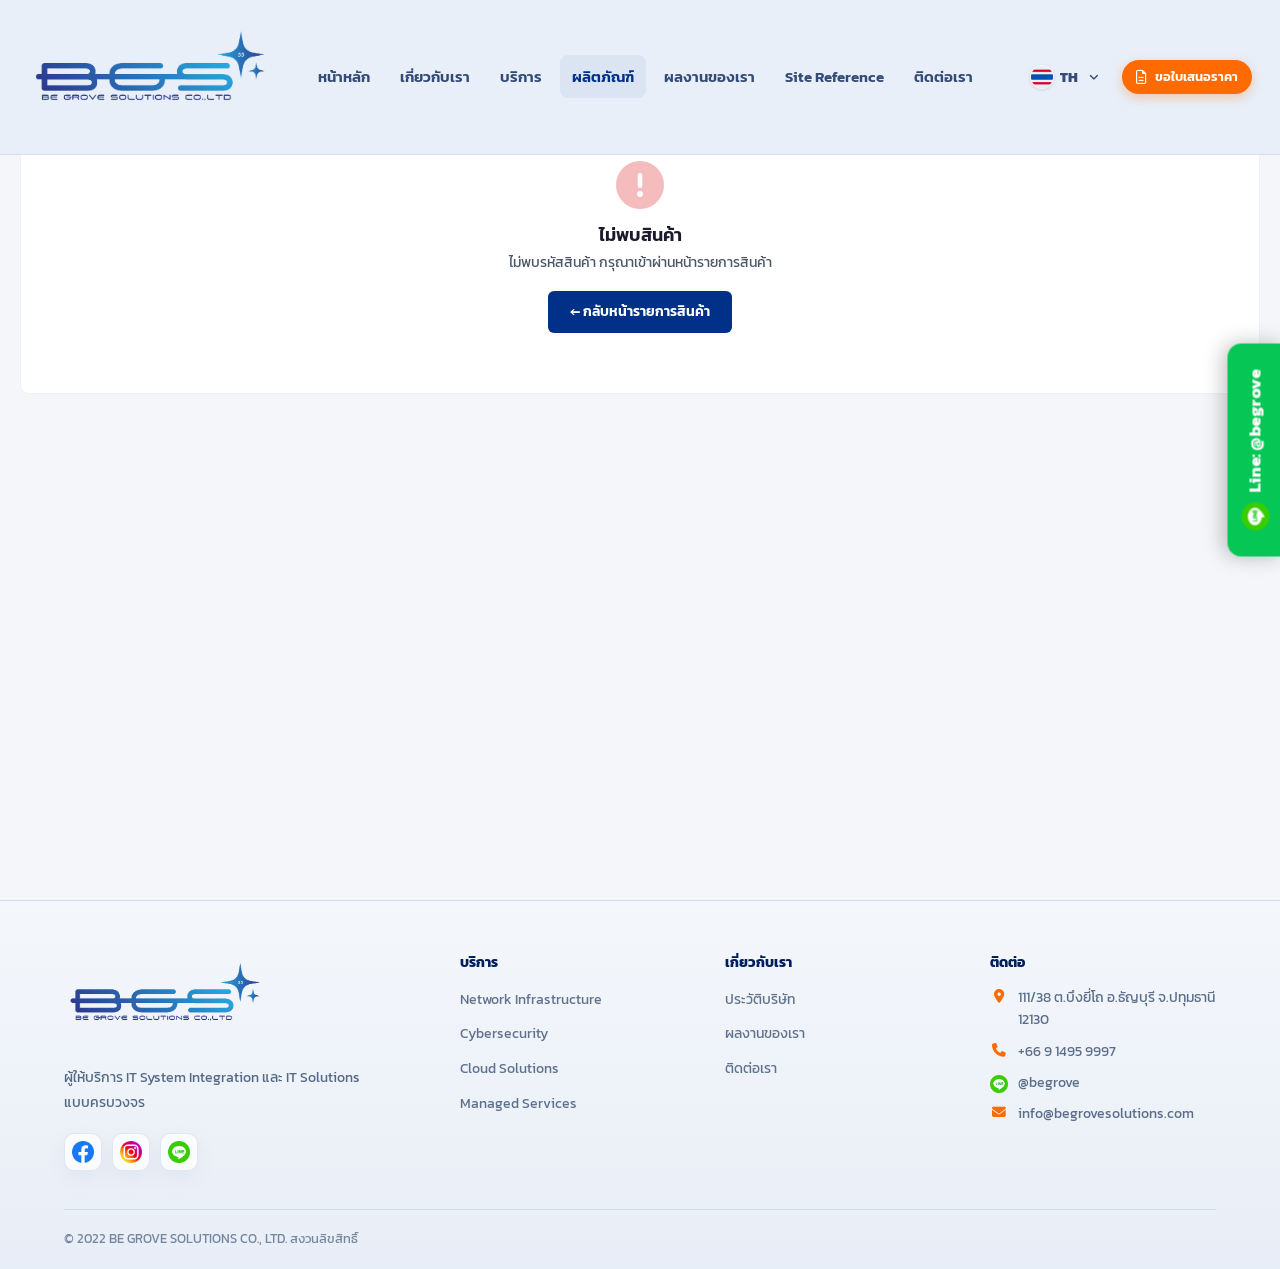
<file: product.html>
﻿<!DOCTYPE html>
<html lang="th">
<head>
  <meta charset="UTF-8" />
  <meta name="viewport" content="width=device-width, initial-scale=1.0" />
  <title>รายละเอียดสินค้า | BE GROVE SOLUTIONS CO., LTD</title>
    <!-- ── Favicon ───────────────────────────────────── -->
  <link rel="icon" type="image/png" sizes="96x96" href="images/bgsfavicon/favicon-96x96.png" />
  <link rel="icon" type="image/svg+xml" href="images/bgsfavicon/favicon.svg" />
  <link rel="shortcut icon" href="images/bgsfavicon/favicon.ico" />
  <link rel="apple-touch-icon" sizes="180x180" href="images/bgsfavicon/apple-touch-icon.png" />
  <meta name="apple-mobile-web-app-title" content="BGS" />
  <link rel="manifest" href="images/bgsfavicon/site.webmanifest" />
<link rel="stylesheet" href="css/style.css" />
  <link rel="stylesheet" href="css/shop.css" />
  <link rel="stylesheet" href="https://cdnjs.cloudflare.com/ajax/libs/font-awesome/6.5.0/css/all.min.css" />
</head>
<body class="product-page">

<!-- NAVBAR -->
<nav class="navbar solid" id="navbar">
  <div class="nav-container">
    <a href="index.html" class="nav-logo">
      <img src="bgs-logo1.png" alt="BE GROVE SOLUTIONS CO., LTD" class="nav-logo-img" />
    </a>
    <ul class="nav-menu" role="menubar">
      <li role="none"><a href="index.html" class="nav-link" role="menuitem">หน้าหลัก</a></li>
      <li role="none"><a href="about.html" class="nav-link" role="menuitem">เกี่ยวกับเรา</a></li>
      <li role="none"><a href="services.html" class="nav-link" role="menuitem">บริการ</a></li>
      <li role="none"><a href="products.html" class="nav-link active" role="menuitem" aria-current="page">ผลิตภัณฑ์</a></li>
      <li role="none"><a href="projects.html" class="nav-link" role="menuitem">ผลงานของเรา</a></li>
      <li role="none"><a href="reference.html" class="nav-link" role="menuitem">Site Reference</a></li>
      <li role="none"><a href="contact.html" class="nav-link" role="menuitem">ติดต่อเรา</a></li>
    </ul>
    <div class="nav-right">
      <div class="lang-switch">
        <button class="lang-btn active" data-lang="th">TH</button>
        <button class="lang-btn" data-lang="en">EN</button>
      </div>
      <a href="contact.html" class="nav-quote-pill">
        <i class="far fa-file-lines"></i>
        <span>ขอใบเสนอราคา</span>
      </a>
    </div>
    <button class="hamburger" aria-label="เปิดเมนู"><span></span><span></span><span></span></button>
  </div>
</nav>
<div class="mobile-menu" role="navigation" aria-label="เมนูมือถือ">
  <a href="index.html" class="nav-link">หน้าหลัก</a>
  <a href="about.html" class="nav-link">เกี่ยวกับเรา</a>
  <a href="services.html" class="nav-link">บริการ</a>
  <a href="products.html" class="nav-link active" aria-current="page">ผลิตภัณฑ์</a>
  <a href="projects.html" class="nav-link">ผลงานของเรา</a>
  <a href="reference.html" class="nav-link">Site Reference</a>
  <a href="contact.html" class="nav-link">ติดต่อเรา</a>
  <div class="lang-switch"><button class="lang-btn active" data-lang="th">TH</button><button class="lang-btn" data-lang="en">EN</button></div>
  <a href="contact.html" class="nav-contact-btn">ขอใบเสนอราคา</a>
</div>

<!-- MAIN -->
<main class="shop-page">
  <div class="shop-container" id="pageContent">
    <div class="shop-state" id="loadingState">
      <i class="fas fa-circle-notch fa-spin"></i>
      <h3>กำลังโหลดข้อมูลสินค้า...</h3>
    </div>
  </div>
</main>

<!-- FOOTER -->
<footer class="footer">
  <div class="container">
    <div class="footer-inner">
      <div class="footer-brand">
        <div class="logo-wrap">
          <img src="bgs-logo1.png" alt="BGS" class="footer-logo-img" />
        </div>
        <p>ผู้ให้บริการ IT System Integration และ IT Solutions แบบครบวงจร</p>
        <div class="footer-social">
          <a href="https://www.facebook.com/profile.php?id=100091467513179" target="_blank" rel="noopener" aria-label="Facebook"><img src="images/icon/facebook-icon.png" alt="Facebook" class="social-icon-img" loading="lazy" /></a>
          <a href="https://www.instagram.com/begrovesolutions?igsh=bWhna2h3eXF0ODZ2&utm_source=qr" target="_blank" rel="noopener" aria-label="Instagram"><img src="images/icon/ig-icon.png" alt="Instagram" class="social-icon-img" loading="lazy" /></a>
          <a href="https://line.me/ti/p/@begrove" target="_blank" rel="noopener" aria-label="LINE"><img src="images/icon/line-icon.png" alt="LINE" class="social-icon-img" loading="lazy" /></a>
        </div>
      </div>
      <div class="footer-links">
        <div class="footer-col">
          <h4>บริการ</h4>
          <ul>
            <li><a href="services.html">Network Infrastructure</a></li>
            <li><a href="services.html">Cybersecurity</a></li>
            <li><a href="services.html">Cloud Solutions</a></li>
            <li><a href="services.html">Managed Services</a></li>
          </ul>
        </div>
        <div class="footer-col">
          <h4>เกี่ยวกับเรา</h4>
          <ul>
            <li><a href="about.html">ประวัติบริษัท</a></li>
            <li><a href="projects.html">ผลงานของเรา</a></li>
            <li><a href="contact.html">ติดต่อเรา</a></li>
          </ul>
        </div>
        <div class="footer-col">
          <h4>ติดต่อ</h4>
          <ul>
            <li class="contact-li"><i class="fas fa-map-marker-alt"></i><span>111/38 ต.บึงยี่โถ อ.ธัญบุรี จ.ปทุมธานี 12130</span></li>
            <li class="contact-li"><i class="fas fa-phone"></i><span>+66 9 1495 9997</span></li>
            <li class="contact-li"><img src="images/icon/line-icon.png" alt="LINE" class="footer-contact-icon-img" loading="lazy" /><span>@begrove</span></li>
            <li class="contact-li"><i class="fas fa-envelope"></i><span>info@begrovesolutions.com</span></li>
          </ul>
        </div>
      </div>
    </div>
    <div class="footer-bottom">
      <p>© 2022 BE GROVE SOLUTIONS CO., LTD. สงวนลิขสิทธิ์</p>
    </div>
  </div>
</footer>

<a href="https://line.me/ti/p/@begrove" target="_blank" class="sticky-line-tab">
  <div class="slt-inner">
    <img src="images/icon/line-icon.png" alt="LINE" class="slt-icon-img" loading="lazy" />
    <span class="slt-label">Line: @begrove</span>
  </div>
</a>

<script src="js/config.js"></script>
<script src="js/main.js"></script>
<script src="js/products-data.js"></script>
<script>
/* ============================================================
   PRODUCT DETAIL — B2B (no cart, with image gallery)
   ============================================================ */

const BRAND_LOGOS = {
  'cisco':    'images/product-partner/ciscopng-300x158.png',
  'ruijie':   'images/product-partner/ruijie-logo.png',
  'reyee':    'images/product-partner/reyee-logo.png',
  'fortinet': 'images/product-partner/Fortinet-removebg-preview-300x133.png',
  'hpe':      'images/product-partner/hpe-removebg-preview-300x300.png',
  'aruba':    'images/product-partner/aruba-logo.png',
  'microsoft':'images/product-partner/microsoft-logo-hd-26-300x85.png',
};
const brandLogo = (b) => BRAND_LOGOS[(b||'').toLowerCase().trim()] || '';

function esc(s) {
  return String(s||'').replace(/&/g,'&amp;').replace(/</g,'&lt;').replace(/>/g,'&gt;').replace(/"/g,'&quot;');
}
function fmtBaht(n) {
  if (!n || Number(n) === 0) return 'ติดต่อสอบถาม';
  return '฿' + Number(n).toLocaleString('en-US', { minimumFractionDigits: 2, maximumFractionDigits: 2 });
}

function starHtml(rating) {
  if (!rating) return '<i class="far fa-star"></i><i class="far fa-star"></i><i class="far fa-star"></i><i class="far fa-star"></i><i class="far fa-star"></i>';
  const full = Math.round(rating);
  let h = '';
  for (let i=1;i<=5;i++) h += `<i class="${i<=full?'fas':'far'} fa-star"></i>`;
  return h;
}

function specRowsHtml(specsText) {
  if (!specsText) return '<tr><td colspan="2" style="color:#999;text-align:center;padding:20px">ยังไม่มีข้อมูล Spec</td></tr>';
  // ลองแยกบรรทัด: "key: value" → table row
  const lines = String(specsText).split(/\r?\n/).map(l => l.trim()).filter(Boolean);
  return lines.map(line => {
    const m = line.match(/^([^:]+):\s*(.+)$/);
    if (m) return `<tr><th>${esc(m[1].trim())}</th><td>${esc(m[2].trim())}</td></tr>`;
    return `<tr><td colspan="2">${esc(line)}</td></tr>`;
  }).join('');
}

function renderDetail(p) {
  document.title = `${p.name} | BE GROVE SOLUTIONS CO., LTD`;

  const images = (p.images && p.images.length) ? p.images : [];
  const galleryMainHtml = images.length
    ? `<img id="galMain" src="${esc(images[0])}" alt="${esc(p.name)}" onerror="this.src='bgs-logo1.png';this.style.opacity='.3'" />`
    : `<div style="display:flex;align-items:center;justify-content:center;width:100%;height:100%;color:#cbd5e0;font-size:60px"><i class="fas fa-image"></i></div>`;

  const thumbsHtml = images.map((src, i) => `
    <button class="shop-gal-thumb ${i===0?'active':''}" data-idx="${i}" data-src="${esc(src)}" aria-label="รูปที่ ${i+1}">
      <img src="${esc(src)}" alt="" loading="lazy" onerror="this.parentElement.style.display='none'" />
    </button>`).join('');

  const blogo = brandLogo(p.brand);
  const brandLogoHtml = blogo
    ? `<div class="shop-spec-brand-logo"><img src="${blogo}" alt="${esc(p.brandFull)}" /></div>`
    : `<div class="shop-spec-brand-logo"><span>${esc(p.brandFull || p.brand || 'BGS')}</span></div>`;

  const tagsHtml = (p.tags && p.tags.length)
    ? `<section class="shop-tags-section">
         <h2 class="shop-sec-title">แท็กสินค้า <span class="shop-sec-en">(Tags)</span></h2>
         <div class="shop-tags-content">${p.tags.map(t => `<span class="shop-tag">${esc(t)}</span>`).join('')}</div>
       </section>` : '';

  const pdfHtml = p.pdf
    ? `<a href="${esc(p.pdf)}" target="_blank" rel="noopener" class="sd-pdf-link">
         <i class="fas fa-file-pdf"></i> ดาวน์โหลด Datasheet / PDF
       </a>` : '';

  const priceClass = (!p.price || p.price === 0) ? 'sd-price contact' : 'sd-price';

  document.getElementById('pageContent').innerHTML = `
    <nav class="shop-crumb" aria-label="breadcrumb">
      <a href="index.html"><i class="fas fa-home"></i> หน้าหลัก</a>
      <i class="fas fa-angle-right"></i>
      <a href="products.html">ผลิตภัณฑ์</a>
      ${p.cat ? `<i class="fas fa-angle-right"></i><a href="products.html?cat=${encodeURIComponent(p.cat)}">${esc(p.cat)}</a>` : ''}
      <i class="fas fa-angle-right"></i>
      <span>${esc(p.name)}</span>
    </nav>

    <section class="shop-detail-card">
      <!-- GALLERY -->
      <div class="shop-gallery">
        <div class="shop-gal-main" id="galMainWrap">
          ${galleryMainHtml}
          ${images.length > 1 ? `
            <button class="shop-gal-arrow shop-gal-prev" onclick="galPrev()"><i class="fas fa-chevron-left"></i></button>
            <button class="shop-gal-arrow shop-gal-next" onclick="galNext()"><i class="fas fa-chevron-right"></i></button>
            <div class="shop-gal-counter" id="galCounter">1 / ${images.length}</div>` : ''}
          <div class="shop-gal-zoom" id="galZoom" style="display:none"><i class="fas fa-search-plus"></i> ซูม</div>
        </div>
        ${images.length > 1 ? `
          <div class="shop-gal-thumbs">
            <button class="shop-thumb-nav" onclick="galPrev()"><i class="fas fa-chevron-left"></i></button>
            <div class="shop-thumb-track">${thumbsHtml}</div>
            <button class="shop-thumb-nav" onclick="galNext()"><i class="fas fa-chevron-right"></i></button>
          </div>` : ''}
      </div>

      <!-- INFO -->
      <div class="shop-detail-info">
        <h1 class="sd-title">${esc(p.name)}</h1>

        <div class="sd-meta">
          <div><span class="sd-meta-k">รหัสสินค้า</span> <span class="sd-meta-v">${esc(p.sku || p.id)}</span></div>
          ${p.brandFull ? `<div class="sd-meta-div">|</div>
          <div><span class="sd-meta-k">แบรนด์</span> <span class="sd-meta-v">${esc(p.brandFull)}</span></div>` : ''}
        </div>

        <div class="sd-rating">
          <span class="sd-meta-k">คะแนน</span>
          <span class="spl-stars">${starHtml(p.rating)}</span>
          ${p.reviews > 0 ? `<span class="spl-reviews">(${p.reviews} รีวิว)</span>` : '<a href="#" class="sd-rate-link"><i class="fas fa-pencil"></i> ช่วยรีวิวสินค้า</a>'}
        </div>

        ${p.short ? `<p class="sd-short">${esc(p.short)}</p>` : ''}

        <div class="sd-price-card">
          <div class="sd-price-row">
            <div>
              <div class="sd-price-label">ราคาเริ่มต้น (Starting from)</div>
              <div class="${priceClass}">${fmtBaht(p.price)}</div>
              <div class="sd-vat">ยังไม่ได้รวมภาษีมูลค่าเพิ่ม 7%</div>
            </div>
            <div class="sd-price-tip">
              <i class="fas fa-tags"></i>
              <span>ติดต่อเพื่อรับ<strong>ราคาโครงการ</strong></span>
            </div>
          </div>
          <div class="sd-qty-row">
            <label>จำนวนที่สนใจ</label>
            <div class="sd-qty-stepper">
              <button onclick="qtyDec()" aria-label="ลด">−</button>
              <input type="number" id="qtyInput" value="1" min="1" />
              <button onclick="qtyInc()" aria-label="เพิ่ม">+</button>
            </div>
            <span class="sd-qty-unit">เครื่อง</span>
          </div>
        </div>

        <div class="sd-cta-row">
          <a href="contact.html?product=${encodeURIComponent(p.id)}" class="sd-btn-quote" id="quoteBtn">
            <i class="far fa-file-lines"></i> ขอใบเสนอราคา
          </a>
          <a href="https://line.me/ti/p/@begrove" target="_blank" class="sd-btn-line">
            <img src="images/icon/line-icon.png" alt="LINE" class="button-icon-img" loading="lazy" /> สอบถามทาง LINE
          </a>
        </div>

        <div class="sd-highlight">
          <p><i class="fas fa-medal"></i> <strong>ตัวแทนจำหน่ายอย่างเป็นทางการ</strong> — สอบถามส่วนลดพิเศษสำหรับโครงการ</p>
          <p><i class="fas fa-screwdriver-wrench"></i> Support / ติดตั้งด้วยทีมงานที่มี <a href="#">Certificate</a> ผ่านการอบรมจากผู้ผลิต</p>
        </div>

        <div>
          <div class="sd-contact-title"><i class="fas fa-headset"></i> สอบถามข้อมูลสินค้าเพิ่มเติม</div>
          <div class="sd-contact-row">
            <a href="https://line.me/ti/p/@begrove" target="_blank" class="sd-chip line">
              <img src="images/icon/line-icon.png" alt="LINE" class="social-icon-img" loading="lazy" />
              <span class="sd-chip-text"><small>LINE</small><strong>@begrove</strong></span>
            </a>
            <a href="tel:+66914959997" class="sd-chip tel">
              <i class="fas fa-phone"></i>
              <span class="sd-chip-text"><small>โทร</small><strong>09 1495 9997</strong></span>
            </a>
            <a href="mailto:info@begrovesolutions.com?subject=สอบถามสินค้า ${encodeURIComponent(p.sku || p.id)}" class="sd-chip mail">
              <i class="far fa-envelope"></i>
              <span class="sd-chip-text"><small>อีเมล</small><strong>info@begrovesolutions.com</strong></span>
            </a>
          </div>
        </div>

        ${pdfHtml}
      </div>
    </section>

    <!-- SPEC SECTION -->
    <section class="shop-spec-section">
      <h2 class="shop-sec-title">สเปกสินค้า <span class="shop-sec-en">(Quick Spec)</span></h2>
      <div class="shop-spec-card">
        <div class="shop-spec-brand">
          ${brandLogoHtml}
          <div class="shop-spec-sku">
            <div><span class="sd-meta-k">รหัสสินค้า</span> <strong>${esc(p.sku || p.id)}</strong></div>
            ${p.model && p.model !== p.sku ? `<div><span class="sd-meta-k">รุ่น</span> ${esc(p.model)}</div>` : ''}
          </div>
        </div>
        <h3 class="shop-spec-card-title">ข้อมูลจำเพาะ</h3>
        <table class="shop-spec-table">
          <tbody>${specRowsHtml(p.specs)}</tbody>
        </table>
      </div>
    </section>

    <!-- TAGS -->
    ${tagsHtml}

    <!-- DESCRIPTION SECTION -->
    ${p.details ? `
    <section class="shop-desc-section">
      <h2 class="shop-sec-title">รายละเอียดสินค้า <span class="shop-sec-en">(Description)</span></h2>
      <div class="shop-desc-content">${esc(p.details)}</div>
    </section>` : ''}

    <div class="shop-back-row">
      <a href="products.html" class="shop-back-btn">
        <i class="fas fa-arrow-left"></i> กลับหน้ารายการสินค้า
      </a>
    </div>`;

  // Init gallery state
  window.GAL_STATE = { idx: 0, images };
  setupZoom();
  document.querySelectorAll('.shop-gal-thumb').forEach(t => {
    t.addEventListener('click', () => setGalIdx(Number(t.dataset.idx)));
  });
  // keyboard
  document.addEventListener('keydown', onGalKey);
}

function setGalIdx(i) {
  const s = window.GAL_STATE;
  if (!s || !s.images.length) return;
  s.idx = (i + s.images.length) % s.images.length;
  const main = document.getElementById('galMain');
  if (main) {
    main.style.opacity = '.3';
    setTimeout(() => {
      main.src = s.images[s.idx];
      main.style.opacity = '1';
    }, 100);
  }
  const counter = document.getElementById('galCounter');
  if (counter) counter.textContent = `${s.idx + 1} / ${s.images.length}`;
  document.querySelectorAll('.shop-gal-thumb').forEach((t, i) => t.classList.toggle('active', i === s.idx));
}
function galPrev() { setGalIdx(window.GAL_STATE.idx - 1); }
function galNext() { setGalIdx(window.GAL_STATE.idx + 1); }
window.galPrev = galPrev; window.galNext = galNext;

function onGalKey(e) {
  if (e.key === 'ArrowLeft') galPrev();
  if (e.key === 'ArrowRight') galNext();
}

function setupZoom() {
  const wrap = document.getElementById('galMainWrap');
  const main = document.getElementById('galMain');
  const zoom = document.getElementById('galZoom');
  if (!wrap || !main) return;
  wrap.addEventListener('mousemove', (e) => {
    const r = wrap.getBoundingClientRect();
    const x = ((e.clientX - r.left) / r.width) * 100;
    const y = ((e.clientY - r.top) / r.height) * 100;
    main.style.transform = `scale(2.2)`;
    main.style.transformOrigin = `${x}% ${y}%`;
    if (zoom) zoom.style.display = 'block';
  });
  wrap.addEventListener('mouseleave', () => {
    main.style.transform = '';
    main.style.transformOrigin = '';
    if (zoom) zoom.style.display = 'none';
  });
}

function qtyInc() { const i = document.getElementById('qtyInput'); i.value = Math.max(1, Number(i.value)+1); }
function qtyDec() { const i = document.getElementById('qtyInput'); i.value = Math.max(1, Number(i.value)-1); }
window.qtyInc = qtyInc; window.qtyDec = qtyDec;

function showError(msg) {
  document.getElementById('pageContent').innerHTML = `
    <div class="shop-state">
      <i class="fas fa-exclamation-circle" style="color:#dc2626"></i>
      <h3>ไม่พบสินค้า</h3>
      <p>${esc(msg)}</p>
      <a href="products.html" class="shop-state-btn">← กลับหน้ารายการสินค้า</a>
    </div>`;
}

(async () => {
  const params = new URLSearchParams(window.location.search);
  const id = params.get('id');
  if (!id) { showError('ไม่พบรหัสสินค้า กรุณาเข้าผ่านหน้ารายการสินค้า'); return; }

  let products = [];
  try {
    products = await BGS.loadProducts();
    if (!products.length) throw new Error('Sheet ไม่มีรายการสินค้าที่พร้อมแสดงผล');
  } catch (err) {
    console.warn('[BGS] Sheet load failed:', err.message);
    showError('โหลดข้อมูลสินค้าไม่สำเร็จ กรุณาลองใหม่อีกครั้งหรือติดต่อทีมงาน');
    return;
  }

  const p = BGS.findProduct(products, id);
  if (!p) { showError(`ไม่พบสินค้ารหัส "${id}"`); return; }
  renderDetail(p);
})();
</script>
</body>
</html>
</file>
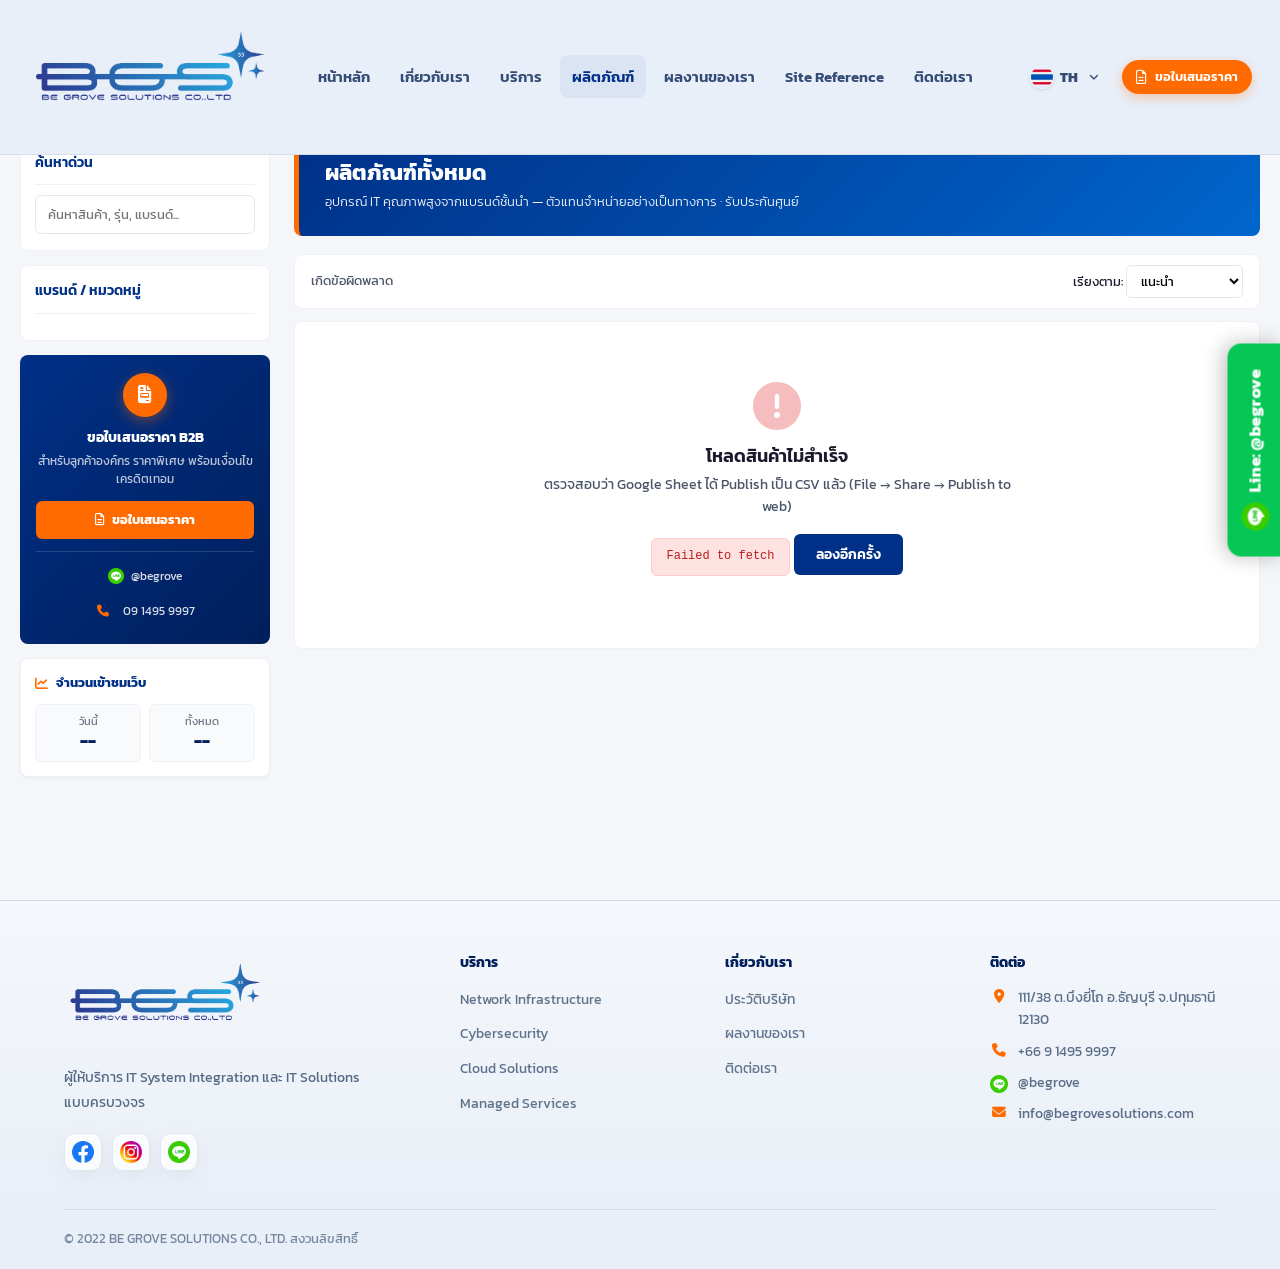
<file: products.html>
﻿<!DOCTYPE html>
<html lang="th">
<head>
  <meta charset="UTF-8" />
  <meta name="viewport" content="width=device-width, initial-scale=1.0" />
  <title>ผลิตภัณฑ์ | BE GROVE SOLUTIONS CO., LTD</title>
  <meta name="description" content="ผลิตภัณฑ์ IT คุณภาพสูงจากแบรนด์ชั้นนำ Cisco, HPE, Fortinet, Aruba, Ruijie, Reyee" />
    <!-- ── Favicon ───────────────────────────────────── -->
  <link rel="icon" type="image/png" sizes="96x96" href="images/bgsfavicon/favicon-96x96.png" />
  <link rel="icon" type="image/svg+xml" href="images/bgsfavicon/favicon.svg" />
  <link rel="shortcut icon" href="images/bgsfavicon/favicon.ico" />
  <link rel="apple-touch-icon" sizes="180x180" href="images/bgsfavicon/apple-touch-icon.png" />
  <meta name="apple-mobile-web-app-title" content="BGS" />
  <link rel="manifest" href="images/bgsfavicon/site.webmanifest" />
<link rel="stylesheet" href="css/style.css" />
  <link rel="stylesheet" href="css/shop.css" />
  <link rel="stylesheet" href="https://cdnjs.cloudflare.com/ajax/libs/font-awesome/6.5.0/css/all.min.css" />
</head>
<body class="products-page">

<!-- NAVBAR (existing site nav) -->
<nav class="navbar solid" id="navbar">
  <div class="nav-container">
    <a href="index.html" class="nav-logo">
      <img src="bgs-logo1.png" alt="BE GROVE SOLUTIONS CO., LTD" class="nav-logo-img" />
    </a>
    <ul class="nav-menu" role="menubar">
      <li role="none"><a href="index.html" class="nav-link" role="menuitem">หน้าหลัก</a></li>
      <li role="none"><a href="about.html" class="nav-link" role="menuitem">เกี่ยวกับเรา</a></li>
      <li role="none"><a href="services.html" class="nav-link" role="menuitem">บริการ</a></li>
      <li role="none"><a href="products.html" class="nav-link active" role="menuitem" aria-current="page">ผลิตภัณฑ์</a></li>
      <li role="none"><a href="projects.html" class="nav-link" role="menuitem">ผลงานของเรา</a></li>
      <li role="none"><a href="reference.html" class="nav-link" role="menuitem">Site Reference</a></li>
      <li role="none"><a href="contact.html" class="nav-link" role="menuitem">ติดต่อเรา</a></li>
    </ul>
    <div class="nav-right">
      <div class="lang-switch">
        <button class="lang-btn active" data-lang="th">TH</button>
        <button class="lang-btn" data-lang="en">EN</button>
      </div>
      <a href="contact.html" class="nav-quote-pill">
        <i class="far fa-file-lines"></i>
        <span>ขอใบเสนอราคา</span>
      </a>
    </div>
    <button class="hamburger" aria-label="เปิดเมนู" aria-expanded="false"><span></span><span></span><span></span></button>
  </div>
</nav>
<div class="mobile-menu" role="navigation" aria-label="เมนูมือถือ">
  <a href="index.html" class="nav-link">หน้าหลัก</a>
  <a href="about.html" class="nav-link">เกี่ยวกับเรา</a>
  <a href="services.html" class="nav-link">บริการ</a>
  <a href="products.html" class="nav-link active" aria-current="page">ผลิตภัณฑ์</a>
  <a href="projects.html" class="nav-link">ผลงานของเรา</a>
  <a href="reference.html" class="nav-link">Site Reference</a>
  <a href="contact.html" class="nav-link">ติดต่อเรา</a>
  <div class="lang-switch"><button class="lang-btn active" data-lang="th">TH</button><button class="lang-btn" data-lang="en">EN</button></div>
  <a href="contact.html" class="nav-contact-btn">ขอใบเสนอราคา</a>
</div>

<!-- SHOP MAIN -->
<main class="shop-page">
  <div class="shop-container">
    <nav class="shop-crumb" aria-label="breadcrumb">
      <a href="index.html"><i class="fas fa-home"></i> หน้าหลัก</a>
      <i class="fas fa-angle-right"></i>
      <span>ผลิตภัณฑ์</span>
    </nav>

    <div class="shop-layout-grid">
      <!-- SIDEBAR -->
      <aside class="shop-sb">
        <div class="shop-sb-card">
          <div class="shop-sb-title">ค้นหาด่วน</div>
          <input type="text" id="searchInput" class="shop-sb-select" placeholder="ค้นหาสินค้า, รุ่น, แบรนด์..." style="background-image:none;" />
        </div>

        <div class="shop-sb-card shop-sb-hidden">
          <div class="shop-sb-title">แบรนด์</div>
          <select id="brandSelect" class="shop-sb-select">
            <option value="all">ทุกแบรนด์</option>
          </select>
        </div>

        <div class="shop-sb-card">
          <div class="shop-sb-title">แบรนด์ / หมวดหมู่</div>
          <ul class="shop-sb-menu" id="catMenu"></ul>
        </div>

        <!-- B2B QUOTE BOX -->
        <div class="shop-sb-quote">
          <div class="sqb-icon"><i class="fas fa-file-invoice"></i></div>
          <div class="sqb-h">ขอใบเสนอราคา B2B</div>
          <p class="sqb-p">สำหรับลูกค้าองค์กร ราคาพิเศษ พร้อมเงื่อนไขเครดิตเทอม</p>
          <a href="contact.html" class="sqb-btn"><i class="far fa-file-lines"></i> ขอใบเสนอราคา</a>
          <div class="sqb-line"></div>
          <div class="sqb-row">
            <a href="https://line.me/ti/p/@begrove" target="_blank"><img src="images/icon/line-icon.png" alt="LINE" class="social-icon-img" loading="lazy" /> @begrove</a>
            <a href="tel:+66914959997"><i class="fas fa-phone"></i> 09 1495 9997</a>
          </div>
        </div>

        <div class="shop-sb-views" aria-label="Website visitor counter">
          <div class="views-title"><i class="fas fa-chart-line"></i> จำนวนเข้าชมเว็บ</div>
          <div class="views-grid">
            <div class="views-item">
              <span class="views-label">วันนี้</span>
              <strong id="visitToday">--</strong>
            </div>
            <div class="views-item">
              <span class="views-label">ทั้งหมด</span>
              <strong id="visitTotal">--</strong>
            </div>
          </div>
        </div>
      </aside>

      <!-- MAIN AREA -->
      <section class="shop-main" id="productsResults">
        <div class="shop-cat-head">
          <h1 id="catHeadTitle">ผลิตภัณฑ์ทั้งหมด</h1>
          <p>อุปกรณ์ IT คุณภาพสูงจากแบรนด์ชั้นนำ — ตัวแทนจำหน่ายอย่างเป็นทางการ · รับประกันศูนย์</p>
        </div>

        <div class="shop-toolbar">
          <div class="shop-tb-count" id="resultCount">กำลังโหลด...</div>
          <div class="shop-tb-tools">
            <label>เรียงตาม:
              <select id="sortSelect">
                <option value="default">แนะนำ</option>
                <option value="price_asc">ราคา ต่ำ → สูง</option>
                <option value="price_desc">ราคา สูง → ต่ำ</option>
                <option value="name_asc">ชื่อ A → Z</option>
              </select>
            </label>
          </div>
        </div>

        <div id="productList" class="shop-product-list" role="list"></div>
        <div id="pagination" class="shop-pagination"></div>
      </section>
    </div>
  </div>
</main>

<!-- FOOTER -->
<footer class="footer">
  <div class="container">
    <div class="footer-inner">
      <div class="footer-brand">
        <div class="logo-wrap">
          <img src="bgs-logo1.png" alt="BGS" class="footer-logo-img" />
        </div>
        <p>ผู้ให้บริการ IT System Integration และ IT Solutions แบบครบวงจร</p>
        <div class="footer-social">
          <a href="https://www.facebook.com/profile.php?id=100091467513179" target="_blank" rel="noopener" aria-label="Facebook"><img src="images/icon/facebook-icon.png" alt="Facebook" class="social-icon-img" loading="lazy" /></a>
          <a href="https://www.instagram.com/begrovesolutions?igsh=bWhna2h3eXF0ODZ2&utm_source=qr" target="_blank" rel="noopener" aria-label="Instagram"><img src="images/icon/ig-icon.png" alt="Instagram" class="social-icon-img" loading="lazy" /></a>
          <a href="https://line.me/ti/p/@begrove" target="_blank" rel="noopener" aria-label="LINE"><img src="images/icon/line-icon.png" alt="LINE" class="social-icon-img" loading="lazy" /></a>
        </div>
      </div>
      <div class="footer-links">
        <div class="footer-col">
          <h4>บริการ</h4>
          <ul>
            <li><a href="services.html">Network Infrastructure</a></li>
            <li><a href="services.html">Cybersecurity</a></li>
            <li><a href="services.html">Cloud Solutions</a></li>
            <li><a href="services.html">Managed Services</a></li>
          </ul>
        </div>
        <div class="footer-col">
          <h4>เกี่ยวกับเรา</h4>
          <ul>
            <li><a href="about.html">ประวัติบริษัท</a></li>
            <li><a href="projects.html">ผลงานของเรา</a></li>
            <li><a href="contact.html">ติดต่อเรา</a></li>
          </ul>
        </div>
        <div class="footer-col">
          <h4>ติดต่อ</h4>
          <ul>
            <li class="contact-li"><i class="fas fa-map-marker-alt"></i><span>111/38 ต.บึงยี่โถ อ.ธัญบุรี จ.ปทุมธานี 12130</span></li>
            <li class="contact-li"><i class="fas fa-phone"></i><span>+66 9 1495 9997</span></li>
            <li class="contact-li"><img src="images/icon/line-icon.png" alt="LINE" class="footer-contact-icon-img" loading="lazy" /><span>@begrove</span></li>
            <li class="contact-li"><i class="fas fa-envelope"></i><span>info@begrovesolutions.com</span></li>
          </ul>
        </div>
      </div>
    </div>
    <div class="footer-bottom">
      <p>© 2022 BE GROVE SOLUTIONS CO., LTD. สงวนลิขสิทธิ์</p>
    </div>
  </div>
</footer>

<a href="https://line.me/ti/p/@begrove" target="_blank" class="sticky-line-tab" title="Chat with us on LINE">
  <div class="slt-inner">
    <img src="images/icon/line-icon.png" alt="LINE" class="slt-icon-img" loading="lazy" />
    <span class="slt-label">Line: @begrove</span>
  </div>
</a>

<script src="js/config.js"></script>
<script src="js/main.js"></script>
<script src="js/products-data.js"></script>
<script>
/* ============================================================
   PRODUCTS LISTING — B2B
   ============================================================ */
const ITEMS_PER_PAGE = 10;

let ALL_PRODUCTS = [];
let activeCat = 'all';
let activeBrand = 'all';
let activeSort = 'default';
let searchQ = '';
let currentPage = 1;
let collapsedBrands = new Set();
let allBrandKeys = new Set();
let filtersCollapsedInitialized = false;

const $list   = document.getElementById('productList');
const $pag    = document.getElementById('pagination');
const $count  = document.getElementById('resultCount');
const $catMenu= document.getElementById('catMenu');
const $brand  = document.getElementById('brandSelect');
const $sort   = document.getElementById('sortSelect');
const $search = document.getElementById('searchInput');
const $head   = document.getElementById('catHeadTitle');

const CAT_ICONS = {
  'Access Point': 'fa-wifi',
  'Switch': 'fa-ethernet',
  'Router': 'fa-shield-halved',
  'Firewall': 'fa-shield-halved',
  'CCTV': 'fa-video',
  'IP Camera': 'fa-video',
  'NAS': 'fa-hard-drive',
  'UPS': 'fa-battery-full',
  'VOIP': 'fa-phone',
  'Rack': 'fa-server',
  'Fiber': 'fa-bolt',
  'LAN': 'fa-plug',
  'Cybrey': 'fa-shield-virus',
  'ทั่วไป': 'fa-box',
};
const iconFor = (c) => CAT_ICONS[c] || 'fa-tag';
const BRAND_DISPLAY_NAMES = {
  'ruijie network': 'Ruijie Networks',
  'ruijie networks': 'Ruijie Networks',
  'ruijie': 'Ruijie Networks',
  'reyee': 'Reyee Network',
  'reyee network': 'Reyee Network',
  'ubiquiti': 'Ubiquiti Networks',
  'ubiquiti networks': 'Ubiquiti Networks',
  'tp-link': 'TP-Link',
  'tplink': 'TP-Link',
  'draytek': 'DrayTek',
  'hikvision': 'Hikvision',
  'dahua': 'Dahua',
  'other': 'Other',
};
const BRAND_SHORT_NAMES = {
  'ruijie networks': 'Ruijie',
  'ruijie network': 'Ruijie',
  'reyee': 'Reyee',
  'reyee network': 'Reyee',
  'draytek': 'DrayTek',
  'ubiquiti networks': 'Ubiquiti',
  'tp-link': 'TP-Link',
  'tplink': 'TP-Link',
  'cisco systems': 'Cisco',
  'fortinet': 'Fortinet',
  'hewlett packard enterprise': 'HPE',
  'aruba networks': 'Aruba',
};
const CATEGORY_LABELS = {
  'access-point': 'Access Point',
  'access point': 'Access Point',
  'accessory': 'Accessories',
  'accessories': 'Accessories',
  'switch': 'Switches',
  'switches': 'Switches',
  'gateway': 'Gateway',
  'gateway-router': 'Gateway Router',
  'gateway router': 'Gateway Router',
  'firewall': 'Next-Gen Firewall',
  'next-gen firewall': 'Next-Gen Firewall',
  'wireless-controller': 'Wireless Controller',
  'wireless controller': 'Wireless Controller',
  'controller': 'Wireless Controller',
  'mesh-wifi': 'MESH WIFI',
  'mesh wifi': 'MESH WIFI',
  'home-wifi': 'Home WIFI',
  'home wifi': 'Home WIFI',
  'wireless-bridge': 'Wireless Bridge',
  'wireless bridge': 'Wireless Bridge',
  'network-access-control-nac': 'Network Access Control (NAC)',
  'network access control nac': 'Network Access Control (NAC)',
  'e-lighten-optical': 'e-Lighten Optical',
  'e lighten optical': 'e-Lighten Optical',
};
const MENU_GROUP_ORDER = [
  'Ruijie Networks',
  'Reyee Network',
  'Ubiquiti Networks',
  'TP-Link',
  'DrayTek',
  'VOIP / IP-PBX ระบบโทรศัพท์แบบ IP',
  'UPS',
  'ระบบ CCTV/IP Camera/NVR',
  'Rack',
  'ตู้ Rack / อุปกรณ์เสริมตู้ Rack',
  'สาย Lan/ Tools/ Connector',
  'สาย Fiber Optic/ Media Converter',
  'Other',
];
const PINNED_MENU_GROUPS = {
  'TP-Link': ['Omada WIFI', 'Omada Switches', 'Omada Router', 'Omada Controller', 'TP-Link Wireless Router', 'SFP Module, Media-Converter', 'Wireless USB Adapter'],
  'DrayTek': ['Firewall Router', 'Network Switches', 'Wireless AP', 'Web Content Filtering'],
  'UPS': ['UPS'],
  'ระบบ CCTV/IP Camera/NVR': ['Hikvision กล้องระบบ IP Network', 'Hikvision เครื่องบันทึก NVR', 'Dahua กล้องระบบ IP Network', 'Dahua เครื่องบันทึก NVR'],
  'Rack': [
    'Cabinet Rack',
    'Wall Rack',
    'Server Rack',
    'Open Rack',
    'Outdoor Cabinet',
    'Cable Management แผงจัดสาย',
    'อุปกรณ์ประกอบตู้ Rack',
    'Heavy Duty Fan พัดลม',
    'Component Shelf ถาด',
    'AC Power Distribution รางไฟ',
  ],
  'สาย Lan/ Tools/ Connector': ['สาย LAN แบบ Cat 5E', 'สาย LAN แบบ Cat 6', 'สาย LAN แบบ Cat 6A', 'สาย LAN UTP/FTP สำเร็จรูป Patch Cord', 'Connector หัวต่อ LAN RJ45', 'UTP Cabling Tools & Testers'],
  'สาย Fiber Optic/ Media Converter': ['สาย Fiber Optic Cable', 'หัวต่อ Fiber Optic Connector', 'SFP Module', 'Media Converter', 'Fiber Optic Tools & Testers'],
  'VOIP / IP-PBX ระบบโทรศัพท์แบบ IP': ['IP-Phone เครื่องโทรศัพท์แบบ IP', 'IP-PBX ตู้โทรศัพท์แบบ IP', 'FXS-FXO VOIP Gateway', 'SIP Speaker', 'อุปกรณ์เสริม'],
  'Other': ['Other'],
};
const MENU_GROUP_LABELS = {
  'reyee': 'Reyee Network (รียี่ เน็ตเวิร์ค)',
  'reyee network': 'Reyee Network (รียี่ เน็ตเวิร์ค)',
  'ruijie': 'Ruijie Networks (รุ่ยเจี๋ย เน็ตเวิร์ค)',
  'ruijie network': 'Ruijie Networks (รุ่ยเจี๋ย เน็ตเวิร์ค)',
  'ruijie networks': 'Ruijie Networks (รุ่ยเจี๋ย เน็ตเวิร์ค)',
  'ubiquiti': 'Ubiquiti Networks',
  'ubiquiti networks': 'Ubiquiti Networks',
  'tp-link': 'TP-Link',
  'tplink': 'TP-Link',
  'draytek': 'DrayTek (เดรเทค)',
  'ups': 'UPS',
  'ระบบ cctv/ip camera/nvr': 'ระบบ CCTV/IP Camera/NVR',
  'rack': 'ตู้ Rack / อุปกรณ์เสริมตู้ Rack',
  'ตู้ rack / อุปกรณ์เสริมตู้ rack': 'ตู้ Rack / อุปกรณ์เสริมตู้ Rack',
  'สาย lan/ tools/ connector': 'สาย Lan/ Tools/ Connector',
  'สาย fiber optic/ media converter': 'สาย Fiber Optic/ Media Converter',
  'voip / ip-pbx ระบบโทรศัพท์แบบ ip': 'VOIP / IP-PBX ระบบโทรศัพท์แบบ IP',
  'other': 'Other',
};
const MENU_CATEGORY_ORDER = {
  'reyee network': [
    'Reyee Access Point',
    'Reyee Gateway Router',
    'Reyee Network Switch',
    'Reyee MESH WIFI',
    'Reyee Home WIFI',
    'Network Access Control (NAC)',
    'Reyee Wireless Bridge',
    'Reyee e-Lighten Optical',
  ],
  'ruijie networks': [
    'Ruijie Accessories',
    'Ruijie Access Point',
    'Ruijie Gateway',
    'Ruijie Switches',
    'Ruijie Next-Gen Firewall',
    'Ruijie Wireless Controller',
  ],
  'draytek': [
    'DrayTek Firewall Router',
    'Draytek Network Switches',
    'DrayTek Wireless AP',
    'Draytek Web Content Filtering',
  ],
  'ubiquiti networks': [
    'Ubiquiti Access Point',
    'Ubiquiti Gateway',
    'Ubiquiti Switches',
    'Ubiquiti Camera',
    'Ubiquiti Controller',
    'Ubiquiti Accessories',
  ],
  'tp-link': [
    'Omada WIFI',
    'Omada Switches',
    'Omada Router',
    'Omada Controller',
    'TP-Link Wireless Router',
    'SFP Module, Media-Converter',
    'Wireless USB Adapter',
  ],
  'ups': ['UPS'],
  'ระบบ cctv/ip camera/nvr': [
    'Hikvision กล้องระบบ IP Network',
    'Hikvision เครื่องบันทึก NVR',
    'Dahua กล้องระบบ IP Network',
    'Dahua เครื่องบันทึก NVR',
  ],
  'rack': [
    'Cabinet Rack',
    'Wall Rack',
    'Server Rack',
    'Open Rack',
    'Outdoor Cabinet',
    'Cable Management แผงจัดสาย',
    'อุปกรณ์ประกอบตู้ Rack',
    'Heavy Duty Fan พัดลม',
    'Component Shelf ถาด',
    'AC Power Distribution รางไฟ',
  ],
  'สาย lan/ tools/ connector': [
    'สาย LAN แบบ Cat 5E',
    'สาย LAN แบบ Cat 6',
    'สาย LAN แบบ Cat 6A',
    'สาย LAN UTP/FTP สำเร็จรูป Patch Cord',
    'Connector หัวต่อ LAN RJ45',
    'UTP Cabling Tools & Testers',
  ],
  'สาย fiber optic/ media converter': [
    'สาย Fiber Optic Cable',
    'หัวต่อ Fiber Optic Connector',
    'SFP Module',
    'Media Converter',
    'Fiber Optic Tools & Testers',
  ],
  'voip / ip-pbx ระบบโทรศัพท์แบบ ip': [
    'IP-Phone เครื่องโทรศัพท์แบบ IP',
    'IP-PBX ตู้โทรศัพท์แบบ IP',
    'FXS-FXO VOIP Gateway',
    'SIP Speaker',
    'อุปกรณ์เสริม',
  ],
  'ตู้ rack / อุปกรณ์เสริมตู้ rack': [
    'Cabinet Rack',
    'Wall Rack',
    'Server Rack',
    'Open Rack',
    'Outdoor Cabinet',
    'Cable Management แผงจัดสาย',
    'อุปกรณ์ประกอบตู้ Rack',
    'Heavy Duty Fan พัดลม',
    'Component Shelf ถาด',
    'AC Power Distribution รางไฟ',
  ],
};
const MENU_CATEGORY_LABELS = {
  'reyee network': {
    'access point': 'Reyee Access Point',
    'gateway router': 'Reyee Gateway Router',
    'gateway': 'Reyee Gateway Router',
    'switch': 'Reyee Network Switch',
    'switches': 'Reyee Network Switch',
    'network switch': 'Reyee Network Switch',
    'mesh wifi': 'Reyee MESH WIFI',
    'mesh-wifi': 'Reyee MESH WIFI',
    'home wifi': 'Reyee Home WIFI',
    'home-wifi': 'Reyee Home WIFI',
    'network access control nac': 'Network Access Control (NAC)',
    'network-access-control-nac': 'Network Access Control (NAC)',
    'wireless bridge': 'Reyee Wireless Bridge',
    'wireless-bridge': 'Reyee Wireless Bridge',
    'e lighten optical': 'Reyee e-Lighten Optical',
    'e-lighten-optical': 'Reyee e-Lighten Optical',
  },
  'ruijie networks': {
    'accessories': 'Ruijie Accessories',
    'accessory': 'Ruijie Accessories',
    'access point': 'Ruijie Access Point',
    'gateway': 'Ruijie Gateway',
    'switch': 'Ruijie Switches',
    'switches': 'Ruijie Switches',
    'next gen firewall': 'Ruijie Next-Gen Firewall',
    'next-gen firewall': 'Ruijie Next-Gen Firewall',
    'firewall': 'Ruijie Next-Gen Firewall',
    'wireless controller': 'Ruijie Wireless Controller',
    'wireless-controller': 'Ruijie Wireless Controller',
    'controller': 'Ruijie Wireless Controller',
  },
  'draytek': {
    'firewall router': 'DrayTek Firewall Router',
    'router': 'DrayTek Firewall Router',
    'network switches': 'Draytek Network Switches',
    'switch': 'Draytek Network Switches',
    'switches': 'Draytek Network Switches',
    'wireless ap': 'DrayTek Wireless AP',
    'access point': 'DrayTek Wireless AP',
    'web content filtering': 'Draytek Web Content Filtering',
  },
  'ubiquiti networks': {
    'access point': 'Ubiquiti Access Point',
    'gateway': 'Ubiquiti Gateway',
    'switch': 'Ubiquiti Switches',
    'switches': 'Ubiquiti Switches',
    'camera': 'Ubiquiti Camera',
    'controller': 'Ubiquiti Controller',
    'accessory': 'Ubiquiti Accessories',
    'accessories': 'Ubiquiti Accessories',
  },
  'tp-link': {
    'wifi': 'Omada WIFI',
    'omada wifi': 'Omada WIFI',
    'access point': 'Omada WIFI',
    'switch': 'Omada Switches',
    'switches': 'Omada Switches',
    'router': 'Omada Router',
    'controller': 'Omada Controller',
    'wireless router': 'TP-Link Wireless Router',
    'sfp': 'SFP Module, Media-Converter',
    'sfp module': 'SFP Module, Media-Converter',
    'media converter': 'SFP Module, Media-Converter',
    'wireless usb adapter': 'Wireless USB Adapter',
  },
  'ระบบ cctv/ip camera/nvr': {
    'hikvision ip camera': 'Hikvision กล้องระบบ IP Network',
    'hikvision camera': 'Hikvision กล้องระบบ IP Network',
    'hikvision กล้องระบบ ip network': 'Hikvision กล้องระบบ IP Network',
    'hikvision nvr': 'Hikvision เครื่องบันทึก NVR',
    'hikvision เครื่องบันทึก nvr': 'Hikvision เครื่องบันทึก NVR',
    'dahua ip camera': 'Dahua กล้องระบบ IP Network',
    'dahua camera': 'Dahua กล้องระบบ IP Network',
    'dahua กล้องระบบ ip network': 'Dahua กล้องระบบ IP Network',
    'dahua nvr': 'Dahua เครื่องบันทึก NVR',
    'dahua เครื่องบันทึก nvr': 'Dahua เครื่องบันทึก NVR',
  },
  'สาย lan/ tools/ connector': {
    'cat 5e': 'สาย LAN แบบ Cat 5E',
    'cat5e': 'สาย LAN แบบ Cat 5E',
    'cat 6': 'สาย LAN แบบ Cat 6',
    'cat6': 'สาย LAN แบบ Cat 6',
    'cat 6a': 'สาย LAN แบบ Cat 6A',
    'cat6a': 'สาย LAN แบบ Cat 6A',
    'patch cord': 'สาย LAN UTP/FTP สำเร็จรูป Patch Cord',
    'rj45': 'Connector หัวต่อ LAN RJ45',
    'connector': 'Connector หัวต่อ LAN RJ45',
    'tools': 'UTP Cabling Tools & Testers',
    'tester': 'UTP Cabling Tools & Testers',
  },
  'สาย fiber optic/ media converter': {
    'fiber cable': 'สาย Fiber Optic Cable',
    'fiber optic cable': 'สาย Fiber Optic Cable',
    'fiber connector': 'หัวต่อ Fiber Optic Connector',
    'fiber optic connector': 'หัวต่อ Fiber Optic Connector',
    'sfp': 'SFP Module',
    'sfp module': 'SFP Module',
    'media converter': 'Media Converter',
    'tools': 'Fiber Optic Tools & Testers',
    'tester': 'Fiber Optic Tools & Testers',
  },
  'voip / ip-pbx ระบบโทรศัพท์แบบ ip': {
    'ip phone': 'IP-Phone เครื่องโทรศัพท์แบบ IP',
    'ip-phone': 'IP-Phone เครื่องโทรศัพท์แบบ IP',
    'ip pbx': 'IP-PBX ตู้โทรศัพท์แบบ IP',
    'ip-pbx': 'IP-PBX ตู้โทรศัพท์แบบ IP',
    'gateway': 'FXS-FXO VOIP Gateway',
    'fxs-fxo voip gateway': 'FXS-FXO VOIP Gateway',
    'sip speaker': 'SIP Speaker',
    'accessory': 'อุปกรณ์เสริม',
    'accessories': 'อุปกรณ์เสริม',
  },
};

function esc(s) {
  return String(s||'').replace(/&/g,'&amp;').replace(/</g,'&lt;').replace(/>/g,'&gt;').replace(/"/g,'&quot;');
}
function normalizeText(s) {
  return String(s || '').trim().replace(/\s+/g, ' ');
}
function normalizeKey(s) {
  return normalizeText(s).toLowerCase().replace(/[_]+/g, '-').replace(/\s*-\s*/g, '-');
}
function menuGroupFromProduct(p) {
  const raw = normalizeText(p.menuGroup || p.menu_group || '') || brandNameFromProduct(p);
  const key = normalizeText(raw).toLowerCase();
  return BRAND_DISPLAY_NAMES[key] || raw;
}
function menuGroupKeyFromProduct(p) {
  return menuGroupFromProduct(p).toLowerCase();
}
function menuGroupLabel(name) {
  const key = normalizeText(name).toLowerCase();
  return MENU_GROUP_LABELS[key] || brandTitle(name);
}
function menuGroupSortIndex(name) {
  const key = normalizeText(name).toLowerCase();
  const idx = MENU_GROUP_ORDER.findIndex(item => normalizeText(item).toLowerCase() === key);
  return idx === -1 ? 999 : idx;
}
function menuCatFromProduct(p) {
  return normalizeText(p.menuCat || p.menu_category || '') || normalizeText(p.cat || 'ทั่วไป');
}
function brandKeyFromProduct(p) {
  return brandNameFromProduct(p).toLowerCase();
}
function brandNameFromProduct(p) {
  const name = normalizeText(p.brand || p.brandFull || 'Other');
  return BRAND_DISPLAY_NAMES[name.toLowerCase()] || name;
}
function prettyCategory(cat) {
  const raw = normalizeText(cat || 'ทั่วไป');
  const normalized = raw.toLowerCase().replace(/[_]+/g, '-');
  const spaced = raw.replace(/[-_]+/g, ' ');
  return CATEGORY_LABELS[normalized] || CATEGORY_LABELS[spaced.toLowerCase()] || spaced;
}
function brandTitle(name) {
  const key = normalizeText(name).toLowerCase();
  return BRAND_DISPLAY_NAMES[key] || name;
}
function menuCategoryLabel(groupName, cat) {
  const groupKey = normalizeText(groupName).toLowerCase();
  const raw = normalizeText(cat);
  const catKey = normalizeKey(raw);
  const labels = MENU_CATEGORY_LABELS[groupKey] || {};
  if (labels[catKey]) return labels[catKey];
  if ((MENU_CATEGORY_ORDER[groupKey] || []).includes(raw)) return raw;
  return categoryLabel(groupName, raw);
}
function menuCategorySortIndex(groupName, cat) {
  const groupKey = normalizeText(groupName).toLowerCase();
  const label = menuCategoryLabel(groupName, cat);
  const idx = (MENU_CATEGORY_ORDER[groupKey] || []).findIndex(item => item.toLowerCase() === label.toLowerCase());
  return idx === -1 ? 999 : idx;
}
function categoryLabel(brandName, cat) {
  const key = normalizeText(brandName).toLowerCase();
  const shortName = BRAND_SHORT_NAMES[key] || normalizeText(brandName).split(/\s+/)[0] || '';
  const pretty = prettyCategory(cat);
  return pretty.toLowerCase().startsWith(shortName.toLowerCase()) ? pretty : `${shortName} ${pretty}`.trim();
}
function fmtBaht(n) {
  if (!n || Number(n) === 0) return 'ติดต่อสอบถาม';
  return '฿' + Number(n).toLocaleString('en-US', { minimumFractionDigits: 2, maximumFractionDigits: 2 });
}
function fallbackImg() {
  return `<div class="spl-img-placeholder"><i class="fas fa-image"></i></div>`;
}

function getFiltered() {
  let list = [...ALL_PRODUCTS];
  if (activeCat !== 'all') list = list.filter(p => menuCatFromProduct(p) === activeCat || p.cat === activeCat);
  if (activeBrand !== 'all') list = list.filter(p => menuGroupFromProduct(p) === activeBrand || brandNameFromProduct(p) === activeBrand || p.brand === activeBrand);
  if (searchQ) {
    const q = searchQ.toLowerCase();
    list = list.filter(p =>
      (p.name||'').toLowerCase().includes(q) ||
      (p.sku||'').toLowerCase().includes(q) ||
      (p.model||'').toLowerCase().includes(q) ||
      (p.brand||'').toLowerCase().includes(q) ||
      (menuGroupFromProduct(p)||'').toLowerCase().includes(q) ||
      (menuCatFromProduct(p)||'').toLowerCase().includes(q) ||
      (p.cat||'').toLowerCase().includes(q) ||
      (p.short||'').toLowerCase().includes(q)
    );
  }
  if (activeSort === 'price_asc')  list.sort((a,b) => Number(a.price||0) - Number(b.price||0));
  if (activeSort === 'price_desc') list.sort((a,b) => Number(b.price||0) - Number(a.price||0));
  if (activeSort === 'name_asc')   list.sort((a,b) => (a.name||'').localeCompare(b.name||'','th'));
  return list;
}

function starHtml(rating) {
  if (!rating) return '<i class="far fa-star"></i><i class="far fa-star"></i><i class="far fa-star"></i><i class="far fa-star"></i><i class="far fa-star"></i>';
  const full = Math.round(rating);
  let h = '';
  for (let i=1;i<=5;i++) h += `<i class="${i<=full?'fas':'far'} fa-star"></i>`;
  return h;
}

function cardHtml(p) {
  const img = (p.images && p.images[0])
    ? `<img src="${esc(p.images[0])}" alt="${esc(p.name)}" loading="lazy" onerror="this.outerHTML=this.dataset.fb" data-fb='${fallbackImg().replace(/'/g,"&#39;")}' />`
    : fallbackImg();
  const priceClass = (!p.price || p.price === 0) ? 'spl-price contact' : 'spl-price';
  const badgeHtml = p.badge ? `<div class="spl-badge ${esc(p.badge.toLowerCase().replace(/\s+/g,'-'))}">${esc(p.badge)}</div>` : '';
  const detailUrl = `product.html?id=${encodeURIComponent(p.id)}`;
  return `
    <article class="spl-card" role="listitem">
      ${badgeHtml}
      <a href="${detailUrl}" class="spl-img" aria-label="${esc(p.name)}">${img}</a>
      <div class="spl-body">
        <div class="spl-meta">
          <div><span class="spl-meta-k">รหัสสินค้า:</span> <span class="spl-meta-v">${esc(p.sku || p.id)}</span></div>
          ${p.brandFull ? `<div><span class="spl-meta-k">แบรนด์:</span> <span class="spl-meta-v">${esc(p.brandFull.toUpperCase())}</span></div>` : ''}
        </div>
        <a href="${detailUrl}" class="spl-title" style="text-decoration:none">${esc(p.name)}</a>
        <div class="spl-rating">
          <span class="spl-stars">${starHtml(p.rating)}</span>
          ${p.reviews > 0 ? `<span class="spl-reviews">(${p.reviews} รีวิว)</span>` : ''}
        </div>
        ${p.short ? `<p class="spl-desc">${esc(p.short)}</p>` : ''}
      </div>
      <div class="spl-price-col">
        <div class="spl-price-label">ราคาเริ่มต้น</div>
        <div class="${priceClass}">${fmtBaht(p.price)}</div>
        <div class="spl-price-note">ยังไม่รวมภาษี · ติดต่อขอราคาพิเศษ</div>
        <a href="${detailUrl}" class="spl-btn">ดูรายละเอียด <i class="fas fa-arrow-right"></i></a>
        <a href="contact.html?product=${encodeURIComponent(p.id)}" class="spl-btn-ghost">
          <i class="far fa-file-lines"></i> ขอใบเสนอราคา
        </a>
      </div>
    </article>`;
}

function skeletonCards(n=4) {
  let h='';
  for (let i=0;i<n;i++) h += `
    <div class="shop-skel-card">
      <div class="shop-skel shop-skel-img"></div>
      <div class="shop-skel-body">
        <div class="shop-skel shop-skel-line" style="width:30%"></div>
        <div class="shop-skel shop-skel-line" style="width:90%"></div>
        <div class="shop-skel shop-skel-line" style="width:60%"></div>
        <div class="shop-skel shop-skel-line" style="width:80%"></div>
      </div>
      <div class="shop-skel-body" style="padding:8px">
        <div class="shop-skel shop-skel-line" style="width:60%"></div>
        <div class="shop-skel shop-skel-line" style="height:34px"></div>
      </div>
    </div>`;
  return h;
}

function buildPagination(cur, total) {
  if (total <= 1) return '';
  const pages = [], range = 2;
  for (let i=1;i<=total;i++) {
    if (i===1 || i===total || (i>=cur-range && i<=cur+range)) pages.push(i);
    else if (pages[pages.length-1]!=='…') pages.push('…');
  }
  const prev = `<button class="shop-pg-btn" onclick="goPage(${cur-1})" ${cur===1?'disabled':''}><i class="fas fa-chevron-left"></i></button>`;
  const next = `<button class="shop-pg-btn" onclick="goPage(${cur+1})" ${cur===total?'disabled':''}><i class="fas fa-chevron-right"></i></button>`;
  const nums = pages.map(p => p==='…'
    ? `<span class="shop-pg-dots">…</span>`
    : `<button class="shop-pg-btn ${p===cur?'active':''}" onclick="goPage(${p})">${p}</button>`).join('');
  return prev + nums + next;
}
function goPage(n) {
  const f = getFiltered();
  const total = Math.ceil(f.length / ITEMS_PER_PAGE);
  currentPage = Math.max(1, Math.min(n, total));
  renderGrid(f);
  window.scrollTo({ top: 100, behavior: 'smooth' });
}
window.goPage = goPage;

function renderGrid(filtered) {
  const total = Math.ceil(filtered.length / ITEMS_PER_PAGE);
  const slice = filtered.slice((currentPage-1)*ITEMS_PER_PAGE, currentPage*ITEMS_PER_PAGE);

  if (filtered.length === 0) {
    $list.innerHTML = `
      <div class="shop-state">
        <i class="fas fa-box-open"></i>
        <h3>ไม่พบสินค้า</h3>
        <p>ลองเปลี่ยนคำค้นหา หรือเลือกหมวดหมู่อื่น</p>
        <button class="shop-state-btn" onclick="resetFilters()">ล้างตัวกรองทั้งหมด</button>
      </div>`;
    $pag.innerHTML = '';
    $count.innerHTML = 'ไม่พบสินค้า';
    return;
  }
  $list.innerHTML = slice.map(cardHtml).join('');
  $pag.innerHTML = buildPagination(currentPage, total);
  const activeCatLabel = activeCat === 'all' ? '' : menuCategoryLabel(activeBrand, activeCat);
  $count.innerHTML = `แสดง <strong>${slice.length}</strong> จาก <strong>${filtered.length}</strong> รายการ${activeCat==='all'?'':' ในหมวด <strong>'+esc(activeCatLabel)+'</strong>'}`;
}
function render() {
  currentPage = 1;
  renderGrid(getFiltered());
}
function scrollToResults() {
  const target = document.getElementById('productsResults');
  if (!target) return;
  const offset = 88;
  const top = target.getBoundingClientRect().top + window.pageYOffset - offset;
  window.scrollTo({ top: Math.max(0, top), behavior: 'smooth' });
}

function buildFilters() {
  const groups = new Map();
  ALL_PRODUCTS.forEach(p => {
    const key = menuGroupKeyFromProduct(p);
    const name = menuGroupFromProduct(p);
    if (!groups.has(key)) groups.set(key, { key, name, cats: new Set(), count: 0 });
    const g = groups.get(key);
    g.name = g.name || name;
    g.cats.add(menuCatFromProduct(p));
    g.count++;
  });
  Object.entries(PINNED_MENU_GROUPS).forEach(([name, cats]) => {
    const key = normalizeText(name).toLowerCase();
    if (!groups.has(key)) groups.set(key, { key, name, cats: new Set(), count: 0 });
    const g = groups.get(key);
    cats.forEach(cat => g.cats.add(cat));
  });
  const sortedGroups = [...groups.values()].sort((a,b) => {
    const orderDiff = menuGroupSortIndex(a.name) - menuGroupSortIndex(b.name);
    return orderDiff || menuGroupLabel(a.name).localeCompare(menuGroupLabel(b.name), 'th');
  });
  allBrandKeys = new Set(sortedGroups.map(g => g.key));
  if (!filtersCollapsedInitialized) {
    collapsedBrands = new Set(sortedGroups.map(g => g.key));
    filtersCollapsedInitialized = true;
  }
  sortedGroups.forEach(g => {
    if (activeBrand === g.name) collapsedBrands.delete(g.key);
  });

  const allActive = activeBrand === 'all' && activeCat === 'all';
  const allItem = `
    <li class="shop-brand-group">
      <button class="shop-sb-link shop-sb-all ${allActive ? 'active' : ''}" data-action="all">
        <i class="fas fa-th-large"></i>
        <span>ทั้งหมด</span>
        <small>${ALL_PRODUCTS.length}</small>
      </button>
    </li>`;

  $catMenu.innerHTML = allItem + sortedGroups.map(g => {
    const isCollapsed = collapsedBrands.has(g.key);
    const isBrandActive = activeBrand === g.name && activeCat === 'all';
    const cats = [...g.cats].sort((a,b) => {
      const orderDiff = menuCategorySortIndex(g.name, a) - menuCategorySortIndex(g.name, b);
      return orderDiff || menuCategoryLabel(g.name, a).localeCompare(menuCategoryLabel(g.name, b), 'th');
    });
    const catHtml = cats.map(cat => {
      const count = ALL_PRODUCTS.filter(p => menuGroupFromProduct(p) === g.name && menuCatFromProduct(p) === cat).length;
      const isActive = activeBrand === g.name && activeCat === cat;
      return `
        <li>
          <button class="shop-brand-cat ${isActive ? 'active' : ''}" data-action="brand-cat" data-brand="${esc(g.name)}" data-cat="${esc(cat)}">
            <i class="fas fa-chevron-right"></i>
            <span>${esc(menuCategoryLabel(g.name, cat))}</span>
            <small>${count}</small>
          </button>
        </li>`;
    }).join('');
    return `
      <li class="shop-brand-group ${isCollapsed ? 'collapsed' : ''}">
        <div class="shop-brand-head ${isBrandActive ? 'active' : ''}">
          <button type="button" class="shop-brand-name" data-action="brand" data-brand="${esc(g.name)}">
            <span>${esc(menuGroupLabel(g.name))}</span>
            <small>${g.count}</small>
          </button>
          <button type="button" class="shop-brand-toggle" data-action="toggle-brand" data-brand-key="${esc(g.key)}" aria-label="${isCollapsed ? 'เปิดหมวด' : 'ปิดหมวด'}">
            <i class="fas ${isCollapsed ? 'fa-plus' : 'fa-minus'}"></i>
          </button>
        </div>
        <ul class="shop-brand-cats">${catHtml}</ul>
      </li>`;
  }).join('');

  const brands = ['all', ...sortedGroups.map(g => g.name)];
  $brand.innerHTML = brands.map(b =>
    `<option value="${esc(b)}" ${b===activeBrand?'selected':''}>${b==='all'?'ทุกแบรนด์':esc(menuGroupLabel(b))}</option>`
  ).join('');

  $catMenu.querySelectorAll('[data-action]').forEach(btn => {
    btn.addEventListener('click', handleSidebarAction);
  });
}

function setCat(c) {
  activeCat = c;
  if (c === 'all') activeBrand = 'all';
  $head.textContent = c === 'all' ? 'ผลิตภัณฑ์ทั้งหมด' : menuCategoryLabel(activeBrand, c);
  buildFilters();
  render();
  scrollToResults();
}
window.setCat = setCat;

function setBrand(brand) {
  activeBrand = brand;
  activeCat = 'all';
  $brand.value = brand;
  $head.textContent = brand === 'all' ? 'ผลิตภัณฑ์ทั้งหมด' : menuGroupLabel(brand);
  buildFilters();
  render();
  scrollToResults();
}
window.setBrand = setBrand;

function setBrandCat(brand, cat) {
  activeBrand = brand;
  activeCat = cat;
  $brand.value = brand;
  $head.textContent = `${menuGroupLabel(brand)} / ${menuCategoryLabel(brand, cat)}`;
  buildFilters();
  render();
  scrollToResults();
}
window.setBrandCat = setBrandCat;

function handleSidebarAction(ev) {
  const btn = ev.currentTarget;
  const action = btn.dataset.action;
  if (action === 'all') {
    resetFilters();
  } else if (action === 'brand') {
    setBrand(btn.dataset.brand);
  } else if (action === 'brand-cat') {
    setBrandCat(btn.dataset.brand, btn.dataset.cat);
  } else if (action === 'toggle-brand') {
    const key = btn.dataset.brandKey;
    if (collapsedBrands.has(key)) collapsedBrands.delete(key);
    else collapsedBrands.add(key);
    buildFilters();
  }
}

function resetFilters() {
  activeCat = 'all'; activeBrand = 'all'; activeSort = 'default'; searchQ = '';
  $search.value = ''; $sort.value = 'default'; $brand.value = 'all';
  buildFilters();
  $head.textContent = 'ผลิตภัณฑ์ทั้งหมด';
  render();
  scrollToResults();
}
window.resetFilters = resetFilters;

$brand.addEventListener('change', () => { activeBrand = $brand.value; render(); });
$sort.addEventListener('change',  () => { activeSort = $sort.value;   render(); });
$search.addEventListener('input', () => { searchQ = $search.value.trim(); render(); });

function showError(err) {
  $list.innerHTML = `
    <div class="shop-state">
      <i class="fas fa-exclamation-circle" style="color:#dc2626"></i>
      <h3>โหลดสินค้าไม่สำเร็จ</h3>
      <p>ตรวจสอบว่า Google Sheet ได้ Publish เป็น CSV แล้ว (File → Share → Publish to web)</p>
      <code>${esc(err.message)}</code>
      <button class="shop-state-btn" onclick="init()">ลองอีกครั้ง</button>
    </div>`;
  $pag.innerHTML = '';
  $count.innerHTML = 'เกิดข้อผิดพลาด';
}

async function init() {
  $list.innerHTML = skeletonCards(4);
  $count.textContent = 'กำลังโหลด...';

  try {
    ALL_PRODUCTS = await BGS.loadProducts();
    if (ALL_PRODUCTS.length === 0) {
      throw new Error('Sheet ไม่มีรายการสินค้าที่พร้อมแสดงผล');
    }
  } catch (err) {
    console.warn('[BGS] Sheet load failed:', err.message);
    showError(err);
    return;
  }

  buildFilters();
  render();
}

init();
</script>
</body>
</html>
</file>
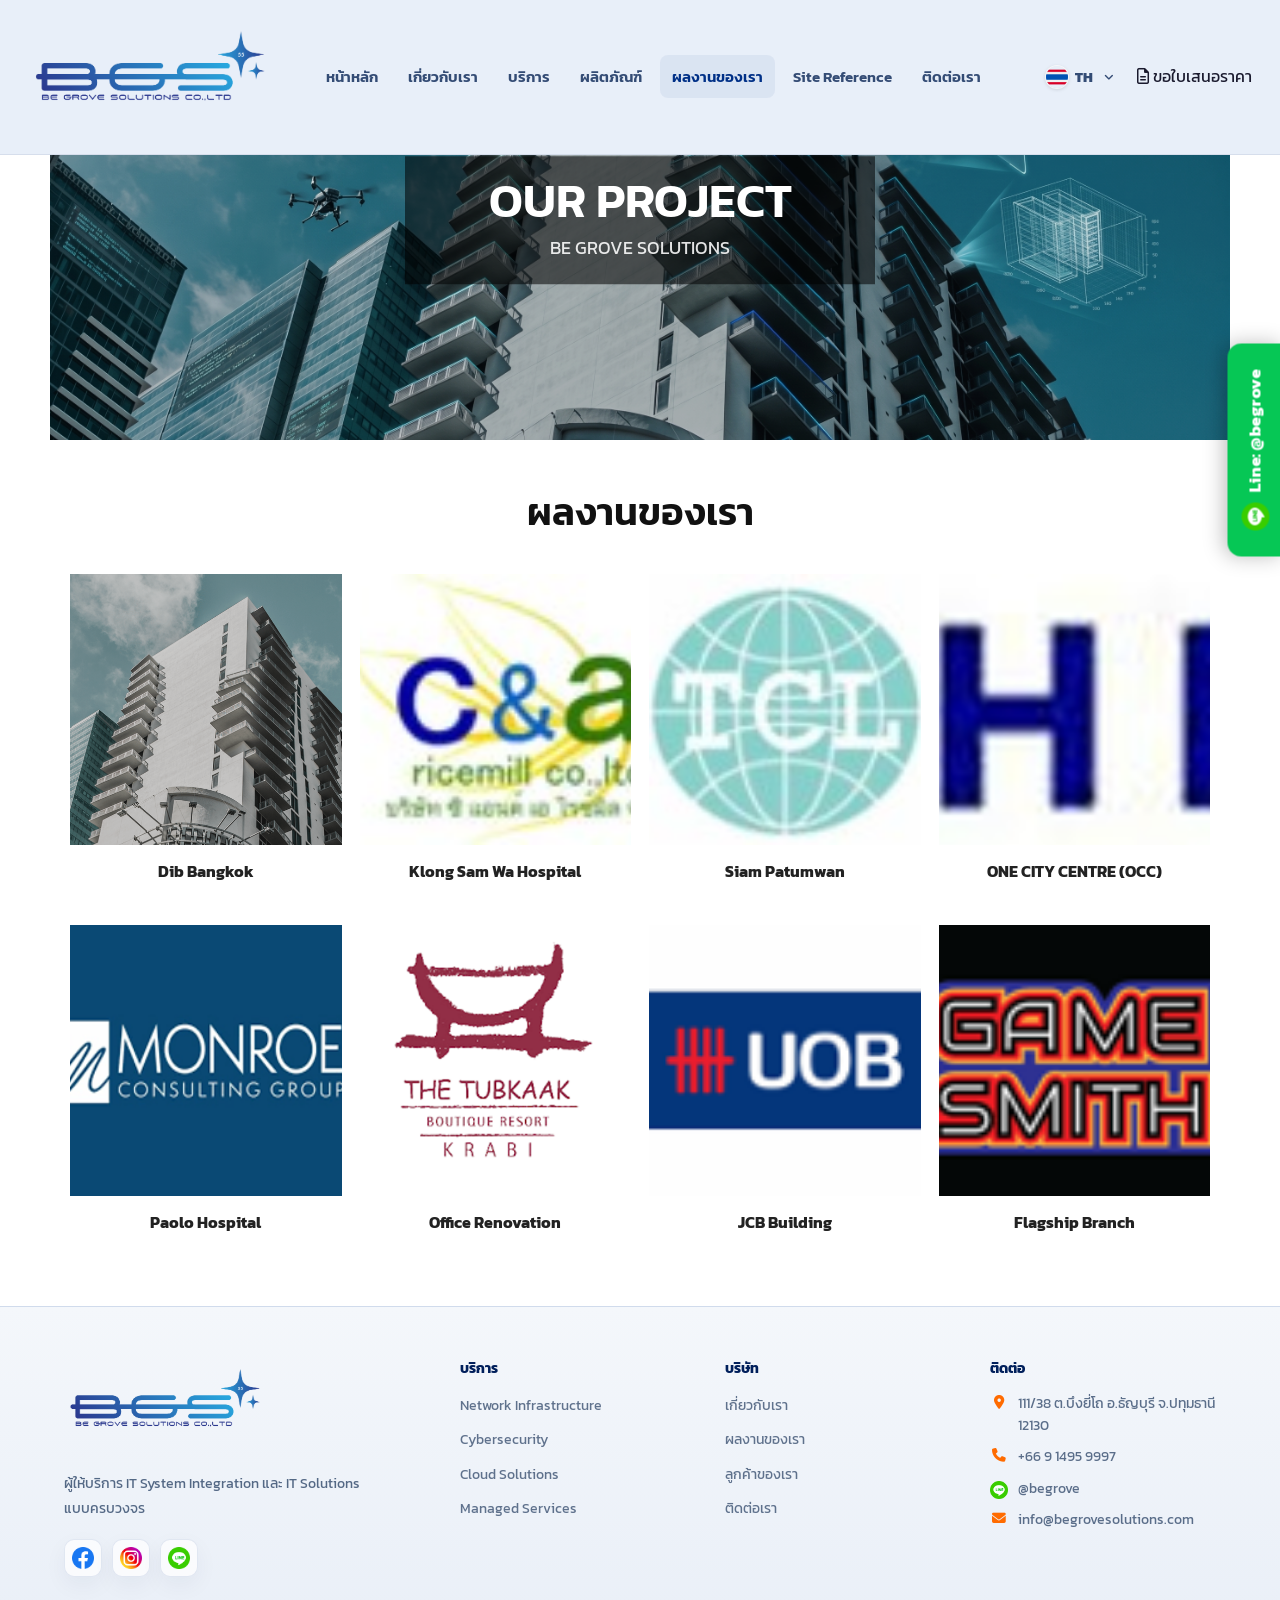
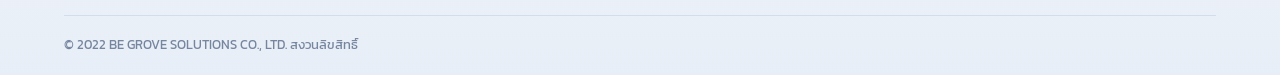
<file: projects.html>
﻿<!DOCTYPE html>
<html lang="th">
<head>
  <meta charset="UTF-8" />
  <meta name="viewport" content="width=device-width, initial-scale=1.0" />
  <title>ผลงานของเรา | BE GROVE SOLUTIONS CO., LTD</title>
  <meta name="description" content="ผลงานติดตั้งและบริการ IT Solution โดย BE GROVE SOLUTIONS" />
  <link rel="icon" type="image/png" sizes="96x96" href="images/bgsfavicon/favicon-96x96.png" />
  <link rel="icon" type="image/svg+xml" href="images/bgsfavicon/favicon.svg" />
  <link rel="shortcut icon" href="images/bgsfavicon/favicon.ico" />
  <link rel="apple-touch-icon" sizes="180x180" href="images/bgsfavicon/apple-touch-icon.png" />
  <meta name="apple-mobile-web-app-title" content="BGS" />
  <link rel="manifest" href="images/bgsfavicon/site.webmanifest" />
  <link rel="stylesheet" href="css/style.css" />
  <link rel="stylesheet" href="css/projects.css" />
  <link rel="stylesheet" href="https://cdnjs.cloudflare.com/ajax/libs/font-awesome/6.5.0/css/all.min.css" />
</head>
<body class="projects-page">

<nav class="navbar solid" id="navbar">
  <div class="nav-container">
    <a href="index.html" class="nav-logo">
      <img src="bgs-logo1.png" alt="BE GROVE SOLUTIONS CO., LTD" class="nav-logo-img" />
    </a>
    <ul class="nav-menu" role="menubar">
      <li role="none"><a href="index.html" class="nav-link" role="menuitem">หน้าหลัก</a></li>
      <li role="none"><a href="about.html" class="nav-link" role="menuitem">เกี่ยวกับเรา</a></li>
      <li role="none"><a href="services.html" class="nav-link" role="menuitem">บริการ</a></li>
      <li role="none"><a href="products.html" class="nav-link" role="menuitem">ผลิตภัณฑ์</a></li>
      <li role="none"><a href="projects.html" class="nav-link active" role="menuitem" aria-current="page">ผลงานของเรา</a></li>
      <li role="none"><a href="reference.html" class="nav-link" role="menuitem">Site Reference</a></li>
      <li role="none"><a href="contact.html" class="nav-link" role="menuitem">ติดต่อเรา</a></li>
    </ul>
    <div class="nav-right">
      <div class="lang-switch">
        <button class="lang-btn active" data-lang="th">TH</button>
        <button class="lang-btn" data-lang="en">EN</button>
      </div>
      <a href="contact.html" class="nav-quote-pill">
        <i class="far fa-file-lines"></i>
        <span>ขอใบเสนอราคา</span>
      </a>
    </div>
    <button class="hamburger" aria-label="เปิดเมนู" aria-expanded="false"><span></span><span></span><span></span></button>
  </div>
</nav>
<div class="mobile-menu" role="navigation" aria-label="เมนูมือถือ">
  <a href="index.html" class="nav-link">หน้าหลัก</a>
  <a href="about.html" class="nav-link">เกี่ยวกับเรา</a>
  <a href="services.html" class="nav-link">บริการ</a>
  <a href="products.html" class="nav-link">ผลิตภัณฑ์</a>
  <a href="projects.html" class="nav-link active" aria-current="page">ผลงานของเรา</a>
  <a href="reference.html" class="nav-link">Site Reference</a>
  <a href="contact.html" class="nav-link">ติดต่อเรา</a>
  <div class="lang-switch"><button class="lang-btn active" data-lang="th">TH</button><button class="lang-btn" data-lang="en">EN</button></div>
  <a href="contact.html" class="nav-contact-btn">ขอใบเสนอราคา</a>
</div>

<section class="projects-hero" id="projectsHero" style="background-image:url('images/bgs-ai-office.png')">
  <div class="projects-hero-title">
    <h1>OUR PROJECT</h1>
    <p>BE GROVE SOLUTIONS</p>
  </div>
</section>

<main class="projects-shell">
  <h2 class="projects-heading">ผลงานของเรา</h2>
  <section class="projects-grid" id="projectsGrid" aria-live="polite">
    <div class="projects-state">
      <i class="fas fa-circle-notch fa-spin"></i>
      <h3>กำลังโหลดผลงาน</h3>
    </div>
  </section>
</main>

<footer class="footer">
  <div class="container">
    <div class="footer-inner">
      <div class="footer-brand">
        <div class="logo-wrap">
          <img src="bgs-logo1.png" alt="BGS" class="footer-logo-img" />
        </div>
        <p>ผู้ให้บริการ IT System Integration และ IT Solutions แบบครบวงจร</p>
        <div class="footer-social">
          <a href="https://www.facebook.com/profile.php?id=100091467513179" target="_blank" rel="noopener" aria-label="Facebook"><img src="images/icon/facebook-icon.png" alt="Facebook" class="social-icon-img" loading="lazy" /></a>
          <a href="https://www.instagram.com/begrovesolutions?igsh=bWhna2h3eXF0ODZ2&utm_source=qr" target="_blank" rel="noopener" aria-label="Instagram"><img src="images/icon/ig-icon.png" alt="Instagram" class="social-icon-img" loading="lazy" /></a>
          <a href="https://line.me/ti/p/@begrove" target="_blank" rel="noopener" aria-label="LINE"><img src="images/icon/line-icon.png" alt="LINE" class="social-icon-img" loading="lazy" /></a>
        </div>
      </div>
      <div class="footer-links">
        <div class="footer-col">
          <h4>บริการ</h4>
          <ul>
            <li><a href="services.html">Network Infrastructure</a></li>
            <li><a href="services.html">Cybersecurity</a></li>
            <li><a href="services.html">Cloud Solutions</a></li>
            <li><a href="services.html">Managed Services</a></li>
          </ul>
        </div>
        <div class="footer-col">
          <h4>บริษัท</h4>
          <ul>
            <li><a href="about.html">เกี่ยวกับเรา</a></li>
            <li><a href="projects.html">ผลงานของเรา</a></li>
            <li><a href="reference.html">ลูกค้าของเรา</a></li>
            <li><a href="contact.html">ติดต่อเรา</a></li>
          </ul>
        </div>
        <div class="footer-col">
          <h4>ติดต่อ</h4>
          <ul>
            <li class="contact-li"><i class="fas fa-map-marker-alt"></i><span>111/38 ต.บึงยี่โถ อ.ธัญบุรี จ.ปทุมธานี 12130</span></li>
            <li class="contact-li"><i class="fas fa-phone"></i><span>+66 9 1495 9997</span></li>
            <li class="contact-li"><img src="images/icon/line-icon.png" alt="LINE" class="footer-contact-icon-img" loading="lazy" /><span>@begrove</span></li>
            <li class="contact-li"><i class="fas fa-envelope"></i><span>info@begrovesolutions.com</span></li>
          </ul>
        </div>
      </div>
    </div>
    <div class="footer-bottom">
      <p>© 2022 BE GROVE SOLUTIONS CO., LTD. สงวนลิขสิทธิ์</p>
    </div>
  </div>
</footer>

<a href="https://line.me/ti/p/@begrove" target="_blank" class="sticky-line-tab" title="Chat with us on LINE">
  <div class="slt-inner">
    <img src="images/icon/line-icon.png" alt="LINE" class="slt-icon-img" loading="lazy" />
    <span class="slt-label">Line: @begrove</span>
  </div>
</a>

<script src="js/config.js"></script>
<script src="js/main.js"></script>
<script src="js/projects-data.js"></script>
<script>
const $grid = document.getElementById('projectsGrid');

function escProject(s) {
  return String(s || '').replace(/&/g, '&amp;').replace(/</g, '&lt;').replace(/>/g, '&gt;').replace(/"/g, '&quot;');
}

function projectImageHtml(project) {
  if (!project.cover) {
    return '<div class="project-cover-placeholder"><i class="fas fa-image"></i></div>';
  }
  return `<img src="${escProject(project.cover)}" alt="${escProject(project.title)}" loading="lazy" onerror="this.outerHTML='<div class=&quot;project-cover-placeholder&quot;><i class=&quot;fas fa-image&quot;></i></div>'" />`;
}

function projectCard(project) {
  const detailUrl = `project-detail.html?project=${encodeURIComponent(project.slug)}`;
  return `
    <article class="project-card">
      <a class="project-cover" href="${detailUrl}" aria-label="${escProject(project.title)}">
        ${projectImageHtml(project)}
      </a>
      <h3 class="project-title"><a href="${detailUrl}">${escProject(project.title)}</a></h3>
    </article>`;
}

(async function initProjects() {
  const projects = await loadProjects();
  if (!projects.length) {
    $grid.innerHTML = `
      <div class="projects-state">
        <i class="fas fa-folder-open"></i>
        <h3>ยังไม่มีผลงาน</h3>
      </div>`;
    return;
  }
  $grid.innerHTML = projects.map(projectCard).join('');
})();
</script>
</body>
</html>
</file>
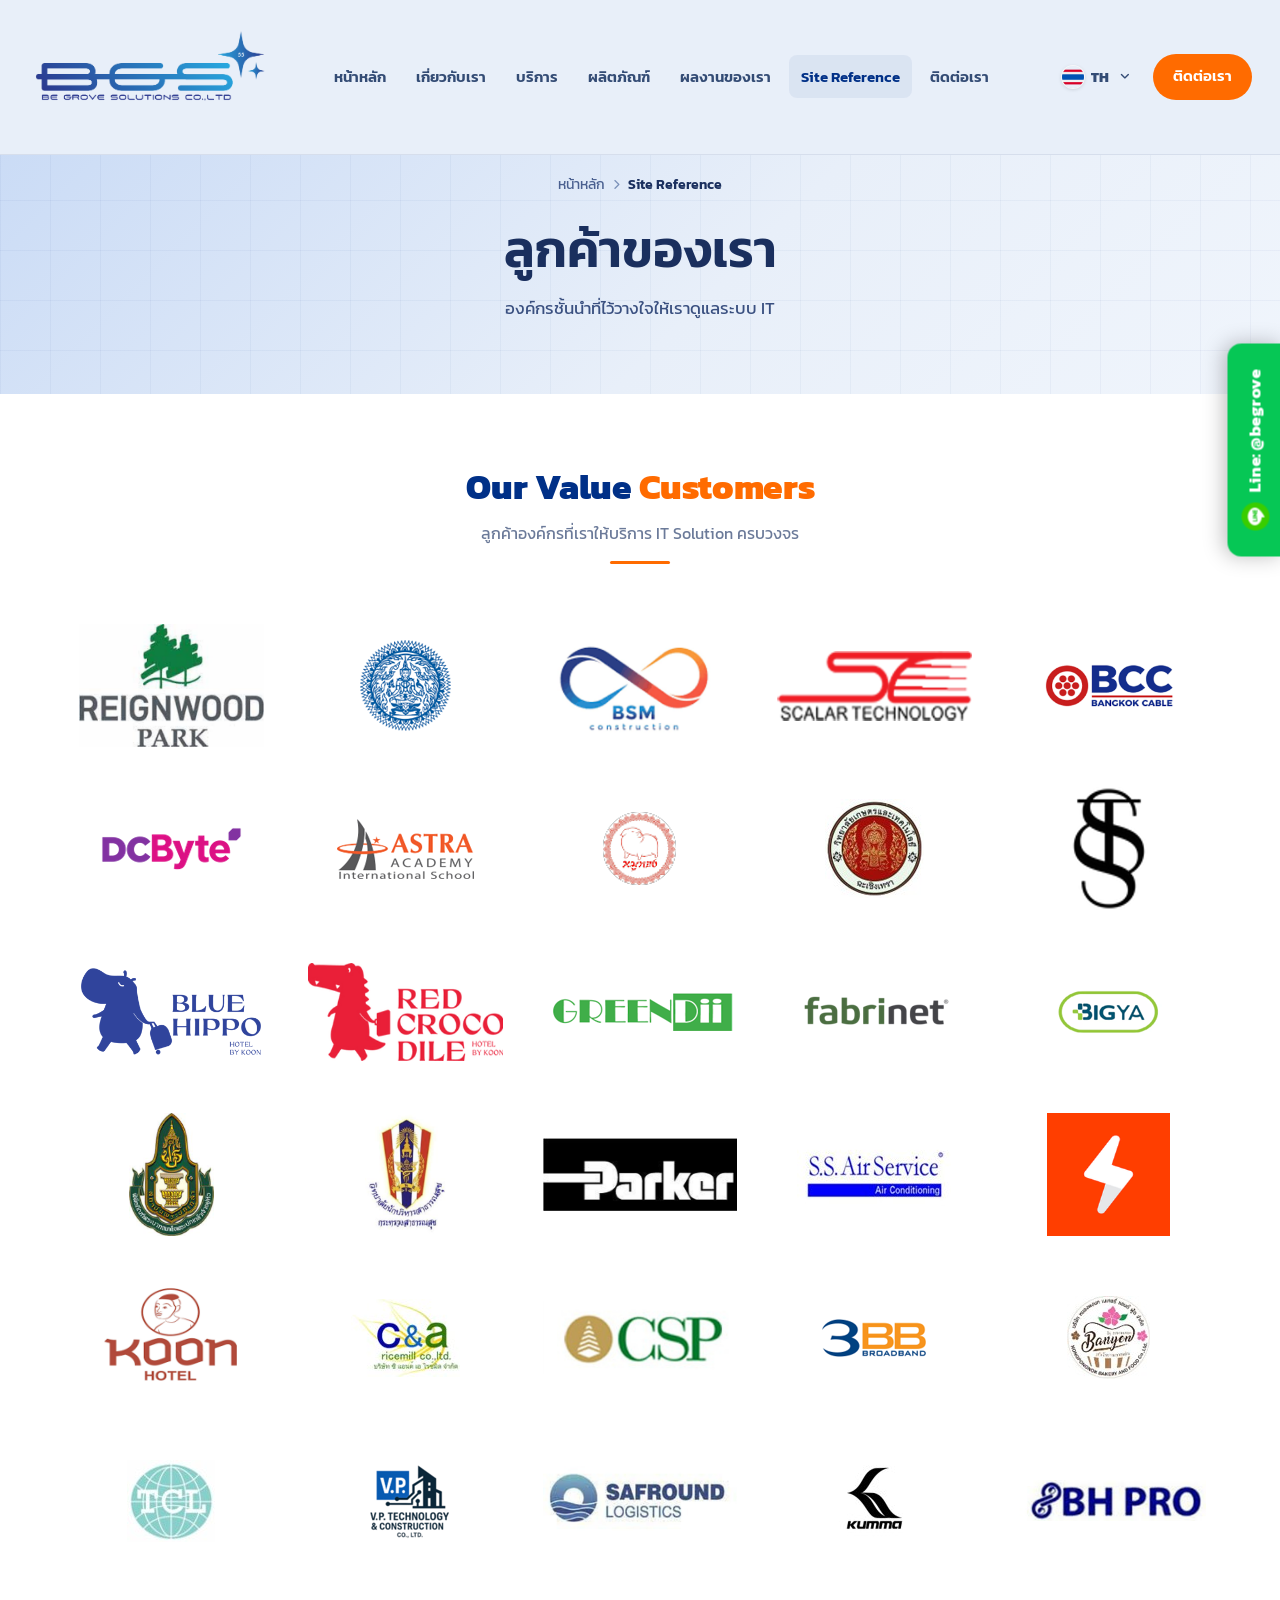
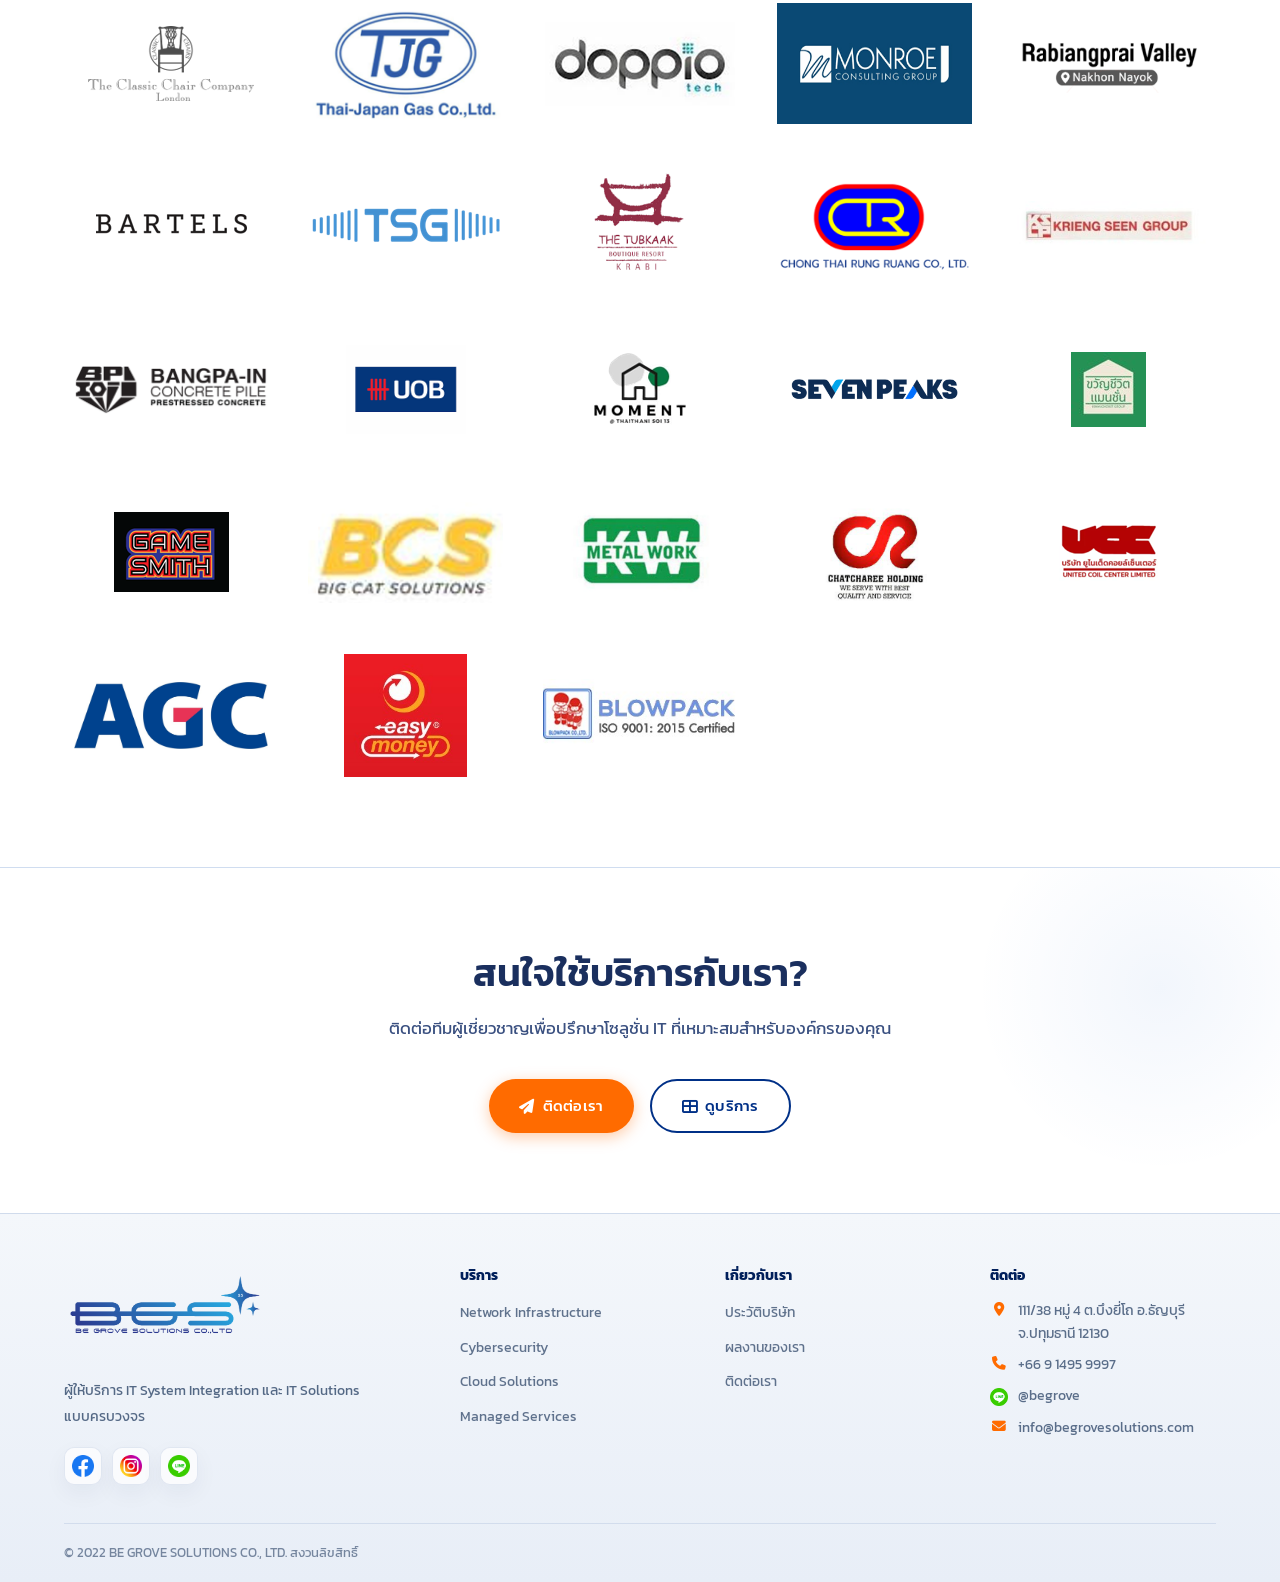
<file: reference.html>
﻿<!DOCTYPE html>
<html lang="th">
<head>
  <meta charset="UTF-8" />
  <meta name="viewport" content="width=device-width, initial-scale=1.0" />
  <title>Site Reference | BE GROVE SOLUTIONS CO., LTD</title>
    <!-- ── Favicon ───────────────────────────────────── -->
  <link rel="icon" type="image/png" sizes="96x96" href="images/bgsfavicon/favicon-96x96.png" />
  <link rel="icon" type="image/svg+xml" href="images/bgsfavicon/favicon.svg" />
  <link rel="shortcut icon" href="images/bgsfavicon/favicon.ico" />
  <link rel="apple-touch-icon" sizes="180x180" href="images/bgsfavicon/apple-touch-icon.png" />
  <meta name="apple-mobile-web-app-title" content="BGS" />
  <link rel="manifest" href="images/bgsfavicon/site.webmanifest" />
<link rel="stylesheet" href="css/style.css" />
  <link rel="stylesheet" href="https://cdnjs.cloudflare.com/ajax/libs/font-awesome/6.5.0/css/all.min.css" />
  <style>
    .customers-section {
      padding: 70px 0 80px;
      background: #fff;
    }
    .customers-header {
      text-align: center;
      margin-bottom: 50px;
    }
    .customers-header h2 {
      font-size: 2.2rem;
      font-weight: 800;
      color: var(--primary);
      margin-bottom: 10px;
    }
    .customers-header h2 span {
      color: var(--accent);
    }
    .customers-header p {
      color: #6b7a99;
      font-size: 1rem;
    }
    .customers-header .ref-cat-line {
      width: 60px;
      height: 3px;
      background: var(--accent);
      margin: 14px auto 0;
      border-radius: 2px;
    }
    .logo-grid {
      display: grid;
      grid-template-columns: repeat(5, 1fr);
      gap: 20px;
    }
    @media (max-width: 1100px) { .logo-grid { grid-template-columns: repeat(4, 1fr); } }
    @media (max-width: 768px)  { .logo-grid { grid-template-columns: repeat(3, 1fr); } }
    @media (max-width: 480px)  { .logo-grid { grid-template-columns: repeat(2, 1fr); } }

    .logo-box {
      background: transparent;
      border: none;
      aspect-ratio: 3/2;
      display: flex;
      align-items: center;
      justify-content: center;
      padding: 10px;
      transition: transform 0.2s ease, opacity 0.2s ease;
      overflow: hidden;
    }
    .logo-box:hover {
      transform: translateY(-3px);
      opacity: 0.85;
    }
    .logo-box img {
      max-width: 100%;
      max-height: 100%;
      object-fit: contain;
      display: block;
    }
    /* Empty / no-image state */
    .logo-box.empty {
      background: #f4f7fc;
      border-style: dashed;
    }
    .logo-box.empty img { display: none; }
    .logo-box.empty::after {
      content: '\f03e';
      font-family: 'Font Awesome 6 Free';
      font-weight: 900;
      font-size: 1.5rem;
      color: #c8d3e8;
    }
  </style>
</head>
<body>

<!-- NAVBAR -->
<nav class="navbar solid" id="navbar">
  <div class="nav-container">
    <a href="index.html" class="nav-logo">
      <img src="bgs-logo1.png" alt="BE GROVE SOLUTIONS CO., LTD" class="nav-logo-img" />
    </a>
    <ul class="nav-menu">
      <li><a href="index.html" class="nav-link" data-th="หน้าหลัก" data-en="Home">หน้าหลัก</a></li>
      <li><a href="about.html" class="nav-link" data-th="เกี่ยวกับเรา" data-en="About Us">เกี่ยวกับเรา</a></li>
      <li><a href="services.html" class="nav-link" data-th="บริการ" data-en="Services">บริการ</a></li>
      <li><a href="products.html" class="nav-link" data-th="ผลิตภัณฑ์" data-en="Products">ผลิตภัณฑ์</a></li>
      <li><a href="projects.html" class="nav-link" data-th="ผลงานของเรา" data-en="Our Projects">ผลงานของเรา</a></li>
      <li><a href="reference.html" class="nav-link active" data-th="Site Reference" data-en="Site Reference" aria-current="page">Site Reference</a></li>
      <li><a href="contact.html" class="nav-link" data-th="ติดต่อเรา" data-en="Contact">ติดต่อเรา</a></li>
    </ul>
    <div class="nav-right">
      <div class="lang-switch">
        <button class="lang-btn active" data-lang="th">TH</button>
        <button class="lang-btn" data-lang="en">EN</button>
      </div>
      <a href="contact.html" class="nav-contact-btn" data-th="ติดต่อเรา" data-en="Contact Us">ติดต่อเรา</a>
    </div>
    <button class="hamburger"><span></span><span></span><span></span></button>
  </div>
</nav>
<div class="mobile-menu">
  <a href="index.html" class="nav-link" data-th="หน้าหลัก" data-en="Home">หน้าหลัก</a>
  <a href="about.html" class="nav-link" data-th="เกี่ยวกับเรา" data-en="About Us">เกี่ยวกับเรา</a>
  <a href="services.html" class="nav-link" data-th="บริการ" data-en="Services">บริการ</a>
  <a href="products.html" class="nav-link" data-th="ผลิตภัณฑ์" data-en="Products">ผลิตภัณฑ์</a>
  <a href="projects.html" class="nav-link" data-th="ผลงานของเรา" data-en="Our Projects">ผลงานของเรา</a>
  <a href="reference.html" class="nav-link active" data-th="Site Reference" data-en="Site Reference" aria-current="page">Site Reference</a>
  <a href="contact.html" class="nav-link" data-th="ติดต่อเรา" data-en="Contact">ติดต่อเรา</a>
  <div class="lang-switch"><button class="lang-btn active" data-lang="th">TH</button><button class="lang-btn" data-lang="en">EN</button></div>
  <a href="contact.html" class="nav-contact-btn" data-th="ติดต่อเรา" data-en="Contact Us">ติดต่อเรา</a>
</div>

<!-- PAGE HERO -->
<section class="page-hero">
  <div class="container">
    <div class="breadcrumb">
      <a href="index.html" data-th="หน้าหลัก" data-en="Home">หน้าหลัก</a>
      <i class="fas fa-chevron-right"></i>
      <span data-th="Site Reference" data-en="Site Reference">Site Reference</span>
    </div>
    <h1 data-th="ลูกค้าของเรา" data-en="Our Value Customers">ลูกค้าของเรา</h1>
    <p data-th="องค์กรชั้นนำที่ไว้วางใจให้เราดูแลระบบ IT" data-en="Leading organizations that trust us to manage their IT systems.">องค์กรชั้นนำที่ไว้วางใจให้เราดูแลระบบ IT</p>
  </div>
</section>

<!-- CUSTOMER LOGO GRID -->
<section class="customers-section">
  <div class="container">
    <div class="customers-header">
      <h2>Our Value <span>Customers</span></h2>
      <p data-th="ลูกค้าองค์กรที่เราให้บริการ IT Solution ครบวงจร" data-en="Organizations we serve with complete IT Solutions">ลูกค้าองค์กรที่เราให้บริการ IT Solution ครบวงจร</p>
      <div class="ref-cat-line"></div>
    </div>

    <div class="logo-grid">
      <div class="logo-box"><img src="images/customers/1.reignwoordpark.png" alt="Reignwoordpark" /></div>
      <div class="logo-box"><img src="images/customers/2.mofa.png" alt="Mofa" /></div>
      <div class="logo-box"><img src="images/customers/3.bsm.png" alt="Bsm" /></div>
      <div class="logo-box"><img src="images/customers/4.png" alt="Png" /></div>
      <div class="logo-box"><img src="images/customers/5.png" alt="Png" /></div>
      <div class="logo-box"><img src="images/customers/6.png" alt="Png" /></div>
      <div class="logo-box"><img src="images/customers/7.png" alt="Png" /></div>
      <div class="logo-box"><img src="images/customers/8.png" alt="Png" /></div>
      <div class="logo-box"><img src="images/customers/9.jpg" alt="Jpg" /></div>
      <div class="logo-box"><img src="images/customers/10.png" alt="Png" /></div>
      <div class="logo-box"><img src="images/customers/11.png" alt="Png" /></div>
      <div class="logo-box"><img src="images/customers/12.png" alt="Png" /></div>
      <div class="logo-box"><img src="images/customers/13.png" alt="Png" /></div>
      <div class="logo-box"><img src="images/customers/14.png" alt="Png" /></div>
      <div class="logo-box"><img src="images/customers/15.png" alt="Png" /></div>
      <div class="logo-box"><img src="images/customers/16.png" alt="Png" /></div>
      <div class="logo-box"><img src="images/customers/17.png" alt="Png" /></div>
      <div class="logo-box"><img src="images/customers/18.png" alt="Png" /></div>
      <div class="logo-box"><img src="images/customers/19.jpg" alt="Jpg" /></div>
      <div class="logo-box"><img src="images/customers/20.png" alt="Png" /></div>
      <div class="logo-box"><img src="images/customers/21.png" alt="Png" /></div>
      <div class="logo-box"><img src="images/customers/22.jpg" alt="Jpg" /></div>
      <div class="logo-box"><img src="images/customers/23.png" alt="Png" /></div>
      <div class="logo-box"><img src="images/customers/24.png" alt="Png" /></div>
      <div class="logo-box"><img src="images/customers/25.jpg" alt="Jpg" /></div>
      <div class="logo-box"><img src="images/customers/26.jpg" alt="Jpg" /></div>
      <div class="logo-box"><img src="images/customers/27.png" alt="Png" /></div>
      <div class="logo-box"><img src="images/customers/28.png" alt="Png" /></div>
      <div class="logo-box"><img src="images/customers/29.jpg" alt="Jpg" /></div>
      <div class="logo-box"><img src="images/customers/30.png" alt="Png" /></div>
      <div class="logo-box"><img src="images/customers/31.png" alt="Png" /></div>
      <div class="logo-box"><img src="images/customers/32.png" alt="Png" /></div>
      <div class="logo-box"><img src="images/customers/33.png" alt="Png" /></div>
      <div class="logo-box"><img src="images/customers/34.png" alt="Png" /></div>
      <div class="logo-box"><img src="images/customers/35.png" alt="Png" /></div>
      <div class="logo-box"><img src="images/customers/36.png" alt="Png" /></div>
      <div class="logo-box"><img src="images/customers/37.png" alt="Png" /></div>
      <div class="logo-box"><img src="images/customers/38.png" alt="Png" /></div>
      <div class="logo-box"><img src="images/customers/39.png" alt="Png" /></div>
      <div class="logo-box"><img src="images/customers/40.jpg" alt="Jpg" /></div>
      <div class="logo-box"><img src="images/customers/41.png" alt="Png" /></div>
      <div class="logo-box"><img src="images/customers/42.png" alt="Png" /></div>
      <div class="logo-box"><img src="images/customers/43.png" alt="Png" /></div>
      <div class="logo-box"><img src="images/customers/44.png" alt="Png" /></div>
      <div class="logo-box"><img src="images/customers/45.jpg" alt="Jpg" /></div>
      <div class="logo-box"><img src="images/customers/46.png" alt="Png" /></div>
      <div class="logo-box"><img src="images/customers/47.png" alt="Png" /></div>
      <div class="logo-box"><img src="images/customers/48.png" alt="Png" /></div>
      <div class="logo-box"><img src="images/customers/49.png" alt="Png" /></div>
      <div class="logo-box"><img src="images/customers/50.png" alt="Png" /></div>
      <div class="logo-box"><img src="images/customers/51.png" alt="Png" /></div>
      <div class="logo-box"><img src="images/customers/52.png" alt="Png" /></div>
      <div class="logo-box"><img src="images/customers/53.jpg" alt="Customer 53" /></div>
    </div>
  </div>
</section>

<!-- CTA -->
<section class="cta-section">
  <div class="container">
    <div class="cta-inner">
      <h2 data-th="สนใจใช้บริการกับเรา?" data-en="Interested in Working With Us?">สนใจใช้บริการกับเรา?</h2>
      <p data-th="ติดต่อทีมผู้เชี่ยวชาญเพื่อปรึกษาโซลูชั่น IT ที่เหมาะสมสำหรับองค์กรของคุณ" data-en="Contact our expert team to discuss the right IT solution for your organization.">ติดต่อทีมผู้เชี่ยวชาญเพื่อปรึกษาโซลูชั่น IT ที่เหมาะสมสำหรับองค์กรของคุณ</p>
      <div class="cta-buttons">
        <a href="contact.html" class="btn btn-primary"><i class="fas fa-paper-plane"></i> <span data-th="ติดต่อเรา" data-en="Contact Us">ติดต่อเรา</span></a>
        <a href="services.html" class="btn btn-outline"><i class="fas fa-th-large"></i> <span data-th="ดูบริการ" data-en="Our Services">ดูบริการ</span></a>
      </div>
    </div>
  </div>
</section>

<!-- FOOTER -->
<footer class="footer">
  <div class="container">
    <div class="footer-inner">
      <div class="footer-brand">
        <div class="logo-wrap">
          <img src="bgs-logo1.png" alt="BE GROVE SOLUTIONS CO., LTD" class="footer-logo-img" />
        </div>
        <p data-th="ผู้ให้บริการ IT System Integration และ IT Solutions แบบครบวงจร" data-en="A complete IT System Integration and IT Solutions provider.">ผู้ให้บริการ IT System Integration และ IT Solutions แบบครบวงจร</p>
        <div class="footer-social">
          <a href="https://www.facebook.com/profile.php?id=100091467513179" target="_blank" rel="noopener"><img src="images/icon/facebook-icon.png" alt="Facebook" class="social-icon-img" loading="lazy" /></a>
          <a href="https://www.instagram.com/begrovesolutions?igsh=bWhna2h3eXF0ODZ2&utm_source=qr" target="_blank" rel="noopener" aria-label="Instagram"><img src="images/icon/ig-icon.png" alt="Instagram" class="social-icon-img" loading="lazy" /></a>
          <a href="https://line.me/ti/p/@begrove" target="_blank" rel="noopener"><img src="images/icon/line-icon.png" alt="LINE" class="social-icon-img" loading="lazy" /></a>
        </div>
      </div>
      <div class="footer-links">
        <div class="footer-col">
          <h4 data-th="บริการ" data-en="Services">บริการ</h4>
          <ul>
            <li><a href="services.html">Network Infrastructure</a></li>
            <li><a href="services.html">Cybersecurity</a></li>
            <li><a href="services.html">Cloud Solutions</a></li>
            <li><a href="services.html">Managed Services</a></li>
          </ul>
        </div>
        <div class="footer-col">
          <h4 data-th="เกี่ยวกับเรา" data-en="Company">เกี่ยวกับเรา</h4>
          <ul>
            <li><a href="about.html" data-th="ประวัติบริษัท" data-en="Our Story">ประวัติบริษัท</a></li>
            <li><a href="projects.html" data-th="ผลงานของเรา" data-en="Our Projects">ผลงานของเรา</a></li>
            <li><a href="contact.html" data-th="ติดต่อเรา" data-en="Contact">ติดต่อเรา</a></li>
          </ul>
        </div>
        <div class="footer-col">
          <h4 data-th="ติดต่อ" data-en="Contact">ติดต่อ</h4>
          <ul>
            <li class="contact-li"><i class="fas fa-map-marker-alt"></i><span data-th="111/38 หมู่ 4 ต.บึงยี่โถ อ.ธัญบุรี จ.ปทุมธานี 12130" data-en="111/38 Moo 4, Buengyitho, Thanyaburi, Pathumtani 12130">111/38 หมู่ 4 ต.บึงยี่โถ อ.ธัญบุรี จ.ปทุมธานี 12130</span></li>
            <li class="contact-li"><i class="fas fa-phone"></i><span>+66 9 1495 9997</span></li>
            <li class="contact-li"><img src="images/icon/line-icon.png" alt="LINE" class="footer-contact-icon-img" loading="lazy" /><span>@begrove</span></li>
            <li class="contact-li"><i class="fas fa-envelope"></i><span>info@begrovesolutions.com</span></li>
          </ul>
        </div>
      </div>
    </div>
    <div class="footer-bottom">
      <p data-th="© 2022 BE GROVE SOLUTIONS CO., LTD. สงวนลิขสิทธิ์" data-en="© 2022 BE GROVE SOLUTIONS CO., LTD. All Rights Reserved.">© 2022 BE GROVE SOLUTIONS CO., LTD. สงวนลิขสิทธิ์</p>
    </div>
  </div>
</footer>
<script src="js/main.js"></script>

<!-- STICKY LINE TAB -->
<a href="https://line.me/ti/p/@begrove" target="_blank" class="sticky-line-tab" title="Chat with us on LINE">
  <div class="slt-inner">
    <img src="images/icon/line-icon.png" alt="LINE" class="slt-icon-img" loading="lazy" />
    <span class="slt-label">Line: @begrove</span>
  </div>
</a>

<script>
  // Auto mark empty boxes (no image loaded)
  document.querySelectorAll('.logo-box img').forEach(img => {
    img.addEventListener('error', () => img.parentElement.classList.add('empty'));
  });
</script>
</body>
</html>
</file>
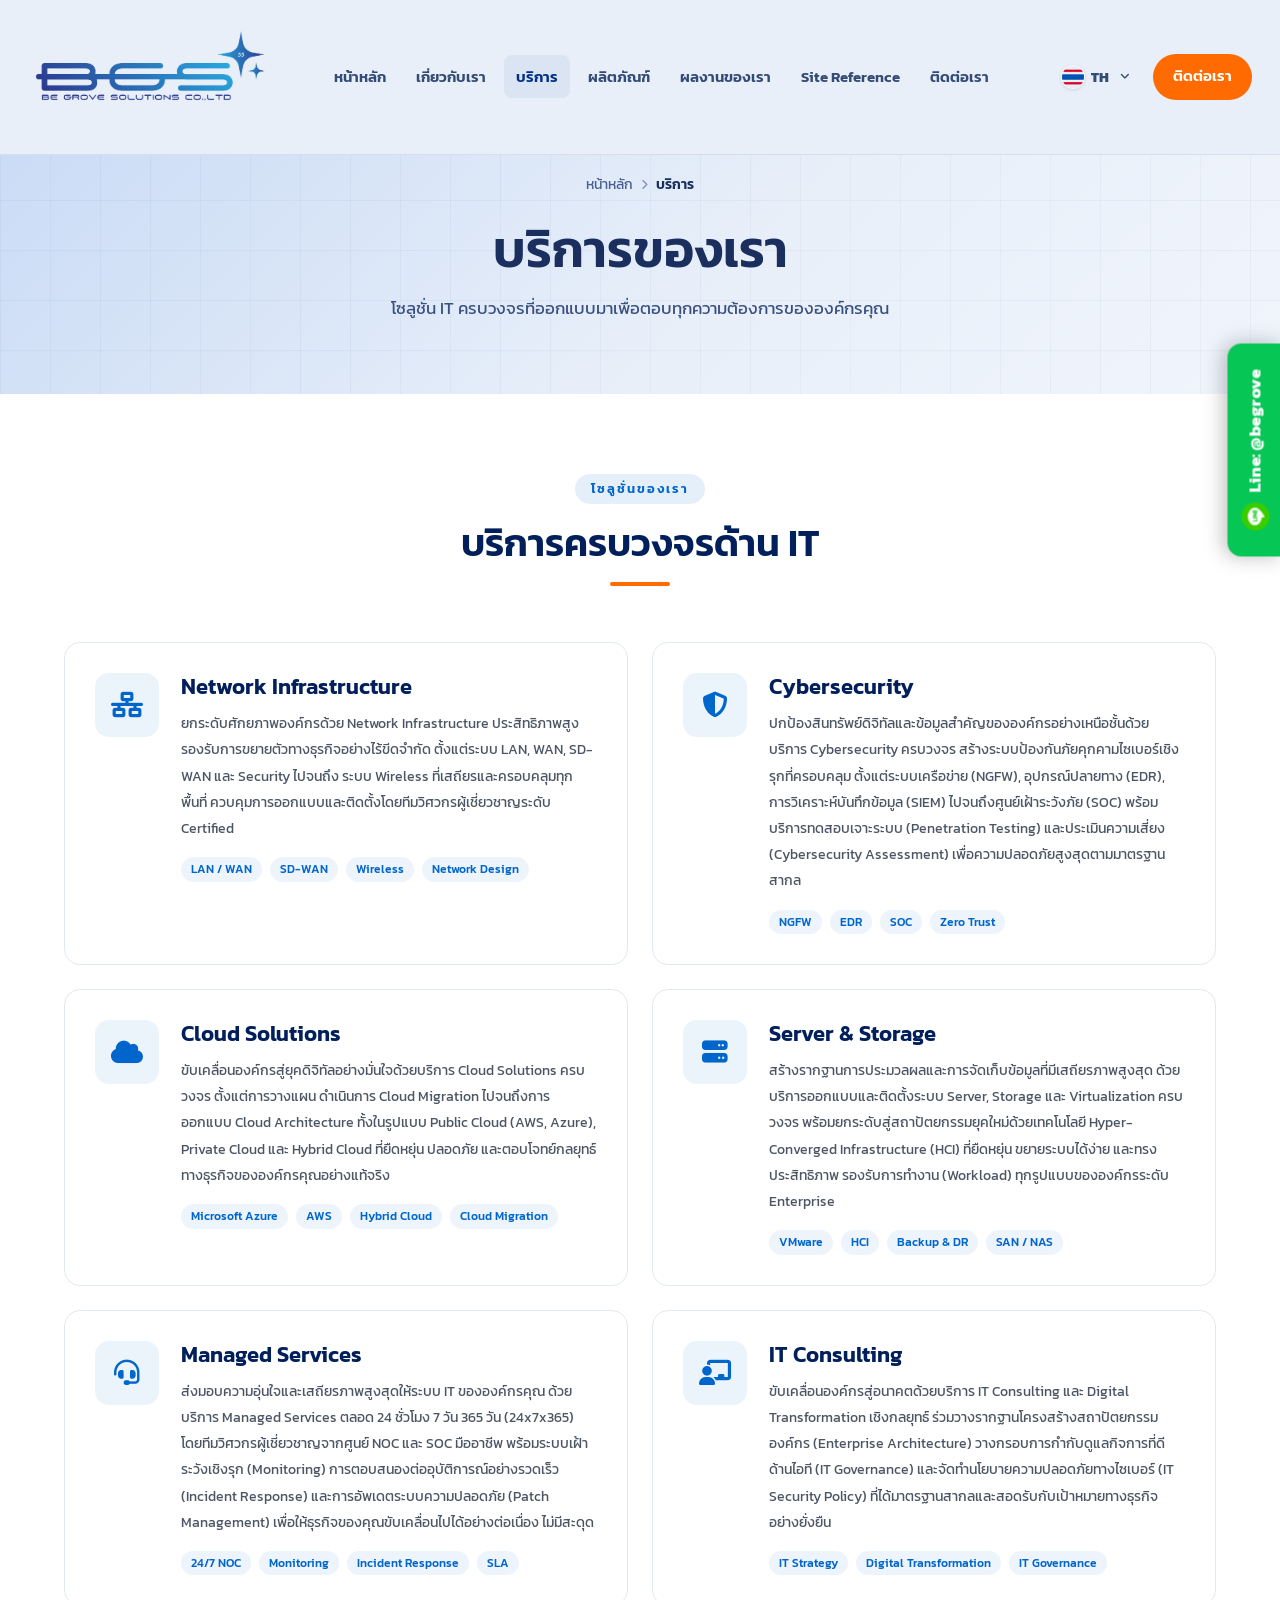
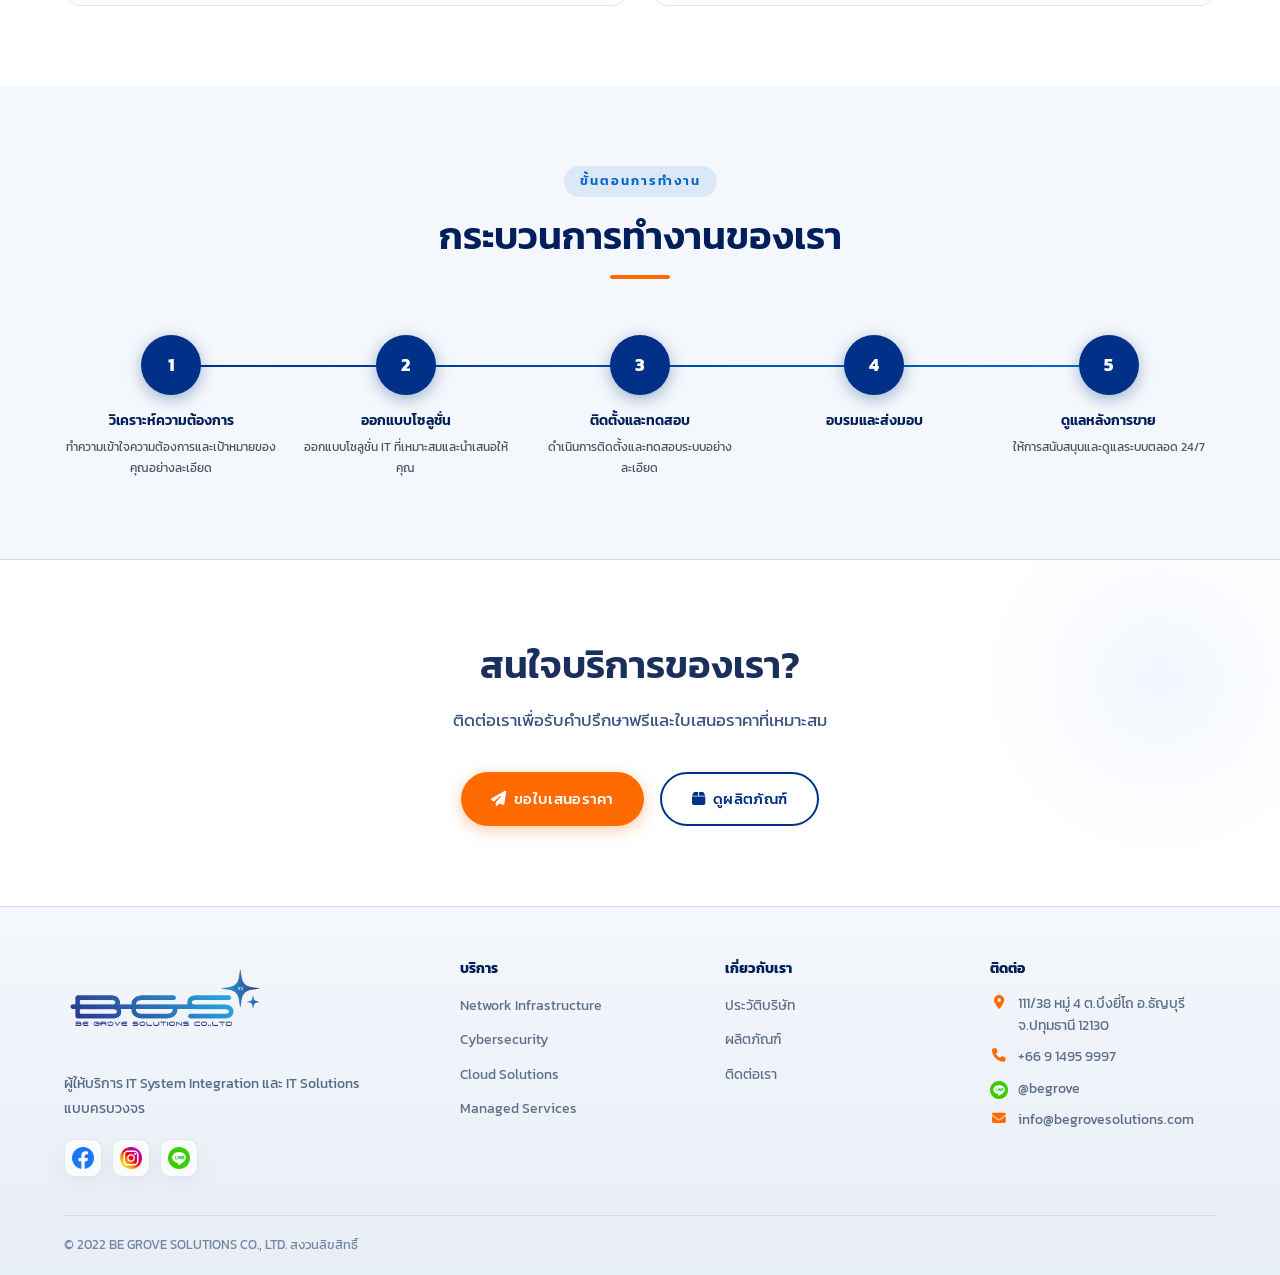
<file: services.html>
﻿<!DOCTYPE html>
<html lang="th">
<head>
  <meta charset="UTF-8" />
  <meta name="viewport" content="width=device-width, initial-scale=1.0" />
  <title>บริการ | BE GROVE SOLUTIONS CO., LTD</title>
    <!-- ── Favicon ───────────────────────────────────── -->
  <link rel="icon" type="image/png" sizes="96x96" href="images/bgsfavicon/favicon-96x96.png" />
  <link rel="icon" type="image/svg+xml" href="images/bgsfavicon/favicon.svg" />
  <link rel="shortcut icon" href="images/bgsfavicon/favicon.ico" />
  <link rel="apple-touch-icon" sizes="180x180" href="images/bgsfavicon/apple-touch-icon.png" />
  <meta name="apple-mobile-web-app-title" content="BGS" />
  <link rel="manifest" href="images/bgsfavicon/site.webmanifest" />
<link rel="stylesheet" href="css/style.css" />
  <link rel="stylesheet" href="https://cdnjs.cloudflare.com/ajax/libs/font-awesome/6.5.0/css/all.min.css" />
</head>
<body>

<!-- NAVBAR -->
<nav class="navbar solid" id="navbar">
  <div class="nav-container">
    <a href="index.html" class="nav-logo">
      <img src="bgs-logo1.png" alt="BE GROVE SOLUTIONS CO., LTD" class="nav-logo-img" />
    </a>
    <ul class="nav-menu">
      <li><a href="index.html" class="nav-link" data-th="หน้าหลัก" data-en="Home">หน้าหลัก</a></li>
      <li><a href="about.html" class="nav-link" data-th="เกี่ยวกับเรา" data-en="About Us">เกี่ยวกับเรา</a></li>
      <li><a href="services.html" class="nav-link active" data-th="บริการ" data-en="Services" aria-current="page">บริการ</a></li>
      <li><a href="products.html" class="nav-link" data-th="ผลิตภัณฑ์" data-en="Products">ผลิตภัณฑ์</a></li>
      <li><a href="projects.html" class="nav-link" data-th="ผลงานของเรา" data-en="Our Projects">ผลงานของเรา</a></li>
      <li><a href="reference.html" class="nav-link" data-th="Site Reference" data-en="Site Reference">Site Reference</a></li>
      <li><a href="contact.html" class="nav-link" data-th="ติดต่อเรา" data-en="Contact">ติดต่อเรา</a></li>
    </ul>
    <div class="nav-right">
      <div class="lang-switch">
        <button class="lang-btn active" data-lang="th">TH</button>
        <button class="lang-btn" data-lang="en">EN</button>
      </div>
      <a href="contact.html" class="nav-contact-btn" data-th="ติดต่อเรา" data-en="Contact Us">ติดต่อเรา</a>
    </div>
    <button class="hamburger"><span></span><span></span><span></span></button>
  </div>
</nav>
<div class="mobile-menu">
  <a href="index.html" class="nav-link" data-th="หน้าหลัก" data-en="Home">หน้าหลัก</a>
  <a href="about.html" class="nav-link" data-th="เกี่ยวกับเรา" data-en="About Us">เกี่ยวกับเรา</a>
  <a href="services.html" class="nav-link active" data-th="บริการ" data-en="Services" aria-current="page">บริการ</a>
  <a href="products.html" class="nav-link" data-th="ผลิตภัณฑ์" data-en="Products">ผลิตภัณฑ์</a>
  <a href="projects.html" class="nav-link" data-th="ผลงานของเรา" data-en="Our Projects">ผลงานของเรา</a>
  <a href="reference.html" class="nav-link" data-th="Site Reference" data-en="Site Reference">Site Reference</a>
  <a href="contact.html" class="nav-link" data-th="ติดต่อเรา" data-en="Contact">ติดต่อเรา</a>
  <div class="lang-switch"><button class="lang-btn active" data-lang="th">TH</button><button class="lang-btn" data-lang="en">EN</button></div>
  <a href="contact.html" class="nav-contact-btn" data-th="ติดต่อเรา" data-en="Contact Us">ติดต่อเรา</a>
</div>

<!-- PAGE HERO -->
<section class="page-hero">
  <div class="container">
    <div class="breadcrumb">
      <a href="index.html" data-th="หน้าหลัก" data-en="Home">หน้าหลัก</a>
      <i class="fas fa-chevron-right"></i>
      <span data-th="บริการ" data-en="Services">บริการ</span>
    </div>
    <h1 data-th="บริการของเรา" data-en="Our Services">บริการของเรา</h1>
    <p data-th="โซลูชั่น IT ครบวงจรที่ออกแบบมาเพื่อตอบทุกความต้องการขององค์กรคุณ" data-en="Complete IT solutions designed to meet every need of your organization.">โซลูชั่น IT ครบวงจรที่ออกแบบมาเพื่อตอบทุกความต้องการขององค์กรคุณ</p>
  </div>
</section>

<!-- SERVICES FULL -->
<section class="section-padding" style="background:#fff;">
  <div class="container">
    <div class="section-header">
      <div class="section-tag" data-th="โซลูชั่นของเรา" data-en="Our Solutions">โซลูชั่นของเรา</div>
      <h2 data-th="บริการครบวงจรด้าน IT" data-en="Complete IT Services">บริการครบวงจรด้าน IT</h2>
      <div class="divider"></div>
    </div>
    <div class="services-full-grid">
      <div class="service-full-card">
        <div class="sfc-icon"><i class="fas fa-network-wired"></i></div>
        <div class="sfc-content">
          <h3 data-th="Network Infrastructure" data-en="Network Infrastructure">Network Infrastructure</h3>
          <p data-th="ยกระดับศักยภาพองค์กรด้วย Network Infrastructure ประสิทธิภาพสูง รองรับการขยายตัวทางธุรกิจอย่างไร้ขีดจำกัด ตั้งแต่ระบบ LAN, WAN, SD-WAN และ Security ไปจนถึง ระบบ Wireless ที่เสถียรและครอบคลุมทุกพื้นที่ ควบคุมการออกแบบและติดตั้งโดยทีมวิศวกรผู้เชี่ยวชาญระดับ Certified" data-en="Design and deploy enterprise-level network systems — LAN, WAN, SD-WAN, and full-building wireless — by Cisco and HPE certified engineers.">ยกระดับศักยภาพองค์กรด้วย Network Infrastructure ประสิทธิภาพสูง รองรับการขยายตัวทางธุรกิจอย่างไร้ขีดจำกัด ตั้งแต่ระบบ LAN, WAN, SD-WAN และ Security ไปจนถึง ระบบ Wireless ที่เสถียรและครอบคลุมทุกพื้นที่ ควบคุมการออกแบบและติดตั้งโดยทีมวิศวกรผู้เชี่ยวชาญระดับ Certified</p>
          <div class="sfc-tags">
            <span class="sfc-tag">LAN / WAN</span>
            <span class="sfc-tag">SD-WAN</span>
            <span class="sfc-tag">Wireless</span>
            <span class="sfc-tag">Network Design</span>
          </div>
        </div>
      </div>
      <div class="service-full-card">
        <div class="sfc-icon"><i class="fas fa-shield-alt"></i></div>
        <div class="sfc-content">
          <h3 data-th="Cybersecurity" data-en="Cybersecurity">Cybersecurity</h3>
          <p data-th="ปกป้องสินทรัพย์ดิจิทัลและข้อมูลสำคัญขององค์กรอย่างเหนือชั้นด้วยบริการ Cybersecurity ครบวงจร สร้างระบบป้องกันภัยคุกคามไซเบอร์เชิงรุกที่ครอบคลุม ตั้งแต่ระบบเครือข่าย (NGFW), อุปกรณ์ปลายทาง (EDR), การวิเคราะห์บันทึกข้อมูล (SIEM) ไปจนถึงศูนย์เฝ้าระวังภัย (SOC) พร้อมบริการทดสอบเจาะระบบ (Penetration Testing) และประเมินความเสี่ยง (Cybersecurity Assessment) เพื่อความปลอดภัยสูงสุดตามมาตรฐานสากล" data-en="Protect your organization from cyber threats with comprehensive security solutions — NGFW, EDR, SIEM, SOC, Penetration Testing, and Cybersecurity Assessment.">ปกป้องสินทรัพย์ดิจิทัลและข้อมูลสำคัญขององค์กรอย่างเหนือชั้นด้วยบริการ Cybersecurity ครบวงจร สร้างระบบป้องกันภัยคุกคามไซเบอร์เชิงรุกที่ครอบคลุม ตั้งแต่ระบบเครือข่าย (NGFW), อุปกรณ์ปลายทาง (EDR), การวิเคราะห์บันทึกข้อมูล (SIEM) ไปจนถึงศูนย์เฝ้าระวังภัย (SOC) พร้อมบริการทดสอบเจาะระบบ (Penetration Testing) และประเมินความเสี่ยง (Cybersecurity Assessment) เพื่อความปลอดภัยสูงสุดตามมาตรฐานสากล</p>
          <div class="sfc-tags">
            <span class="sfc-tag">NGFW</span>
            <span class="sfc-tag">EDR</span>
            <span class="sfc-tag">SOC</span>
            <span class="sfc-tag">Zero Trust</span>
          </div>
        </div>
      </div>
      <div class="service-full-card">
        <div class="sfc-icon"><i class="fas fa-cloud"></i></div>
        <div class="sfc-content">
          <h3 data-th="Cloud Solutions" data-en="Cloud Solutions">Cloud Solutions</h3>
          <p data-th="ขับเคลื่อนองค์กรสู่ยุคดิจิทัลอย่างมั่นใจด้วยบริการ Cloud Solutions ครบวงจร ตั้งแต่การวางแผน ดำเนินการ Cloud Migration ไปจนถึงการออกแบบ Cloud Architecture ทั้งในรูปแบบ Public Cloud (AWS, Azure), Private Cloud และ Hybrid Cloud ที่ยืดหยุ่น ปลอดภัย และตอบโจทย์กลยุทธ์ทางธุรกิจขององค์กรคุณอย่างแท้จริง" data-en="Plan and execute Cloud Migration while designing Public (Azure, AWS), Private, and Hybrid Cloud architectures suited to your organization.">ขับเคลื่อนองค์กรสู่ยุคดิจิทัลอย่างมั่นใจด้วยบริการ Cloud Solutions ครบวงจร ตั้งแต่การวางแผน ดำเนินการ Cloud Migration ไปจนถึงการออกแบบ Cloud Architecture ทั้งในรูปแบบ Public Cloud (AWS, Azure), Private Cloud และ Hybrid Cloud ที่ยืดหยุ่น ปลอดภัย และตอบโจทย์กลยุทธ์ทางธุรกิจขององค์กรคุณอย่างแท้จริง</p>
          <div class="sfc-tags">
            <span class="sfc-tag">Microsoft Azure</span>
            <span class="sfc-tag">AWS</span>
            <span class="sfc-tag">Hybrid Cloud</span>
            <span class="sfc-tag">Cloud Migration</span>
          </div>
        </div>
      </div>
      <div class="service-full-card">
        <div class="sfc-icon"><i class="fas fa-server"></i></div>
        <div class="sfc-content">
          <h3 data-th="Server &amp; Storage" data-en="Server &amp; Storage">Server &amp; Storage</h3>
          <p data-th="สร้างรากฐานการประมวลผลและการจัดเก็บข้อมูลที่มีเสถียรภาพสูงสุด ด้วยบริการออกแบบและติดตั้งระบบ Server, Storage และ Virtualization ครบวงจร พร้อมยกระดับสู่สถาปัตยกรรมยุคใหม่ด้วยเทคโนโลยี Hyper-Converged Infrastructure (HCI) ที่ยืดหยุ่น ขยายระบบได้ง่าย และทรงประสิทธิภาพ รองรับการทำงาน (Workload) ทุกรูปแบบขององค์กรระดับ Enterprise" data-en="Complete Server, Storage, and Virtualization design and deployment, supporting HCI (Hyper-Converged Infrastructure) for all workload types.">สร้างรากฐานการประมวลผลและการจัดเก็บข้อมูลที่มีเสถียรภาพสูงสุด ด้วยบริการออกแบบและติดตั้งระบบ Server, Storage และ Virtualization ครบวงจร พร้อมยกระดับสู่สถาปัตยกรรมยุคใหม่ด้วยเทคโนโลยี Hyper-Converged Infrastructure (HCI) ที่ยืดหยุ่น ขยายระบบได้ง่าย และทรงประสิทธิภาพ รองรับการทำงาน (Workload) ทุกรูปแบบขององค์กรระดับ Enterprise</p>
          <div class="sfc-tags">
            <span class="sfc-tag">VMware</span>
            <span class="sfc-tag">HCI</span>
            <span class="sfc-tag">Backup & DR</span>
            <span class="sfc-tag">SAN / NAS</span>
          </div>
        </div>
      </div>
      <div class="service-full-card">
        <div class="sfc-icon"><i class="fas fa-headset"></i></div>
        <div class="sfc-content">
          <h3 data-th="Managed Services" data-en="Managed Services">Managed Services</h3>
          <p data-th="ส่งมอบความอุ่นใจและเสถียรภาพสูงสุดให้ระบบ IT ขององค์กรคุณ ด้วยบริการ Managed Services ตลอด 24 ชั่วโมง 7 วัน 365 วัน (24x7x365) โดยทีมวิศวกรผู้เชี่ยวชาญจากศูนย์ NOC และ SOC มืออาชีพ พร้อมระบบเฝ้าระวังเชิงรุก (Monitoring) การตอบสนองต่ออุบัติการณ์อย่างรวดเร็ว (Incident Response) และการอัพเดตระบบความปลอดภัย (Patch Management) เพื่อให้ธุรกิจของคุณขับเคลื่อนไปได้อย่างต่อเนื่อง ไม่มีสะดุด" data-en="24/7/365 IT maintenance services with a NOC/SOC team covering Monitoring, Incident Response, and Patch Management.">ส่งมอบความอุ่นใจและเสถียรภาพสูงสุดให้ระบบ IT ขององค์กรคุณ ด้วยบริการ Managed Services ตลอด 24 ชั่วโมง 7 วัน 365 วัน (24x7x365) โดยทีมวิศวกรผู้เชี่ยวชาญจากศูนย์ NOC และ SOC มืออาชีพ พร้อมระบบเฝ้าระวังเชิงรุก (Monitoring) การตอบสนองต่ออุบัติการณ์อย่างรวดเร็ว (Incident Response) และการอัพเดตระบบความปลอดภัย (Patch Management) เพื่อให้ธุรกิจของคุณขับเคลื่อนไปได้อย่างต่อเนื่อง ไม่มีสะดุด</p>
          <div class="sfc-tags">
            <span class="sfc-tag">24/7 NOC</span>
            <span class="sfc-tag">Monitoring</span>
            <span class="sfc-tag">Incident Response</span>
            <span class="sfc-tag">SLA</span>
          </div>
        </div>
      </div>
      <div class="service-full-card">
        <div class="sfc-icon"><i class="fas fa-chalkboard-teacher"></i></div>
        <div class="sfc-content">
          <h3 data-th="IT Consulting" data-en="IT Consulting">IT Consulting</h3>
          <p data-th="ขับเคลื่อนองค์กรสู่อนาคตด้วยบริการ IT Consulting และ Digital Transformation เชิงกลยุทธ์ ร่วมวางรากฐานโครงสร้างสถาปัตยกรรมองค์กร (Enterprise Architecture) วางกรอบการกำกับดูแลกิจการที่ดีด้านไอที (IT Governance) และจัดทำนโยบายความปลอดภัยทางไซเบอร์ (IT Security Policy) ที่ได้มาตรฐานสากลและสอดรับกับเป้าหมายทางธุรกิจอย่างยั่งยืน" data-en="IT strategy and Digital Transformation consulting — Enterprise Architecture design, IT Governance, and IT Security Policy tailored to your organization.">ขับเคลื่อนองค์กรสู่อนาคตด้วยบริการ IT Consulting และ Digital Transformation เชิงกลยุทธ์ ร่วมวางรากฐานโครงสร้างสถาปัตยกรรมองค์กร (Enterprise Architecture) วางกรอบการกำกับดูแลกิจการที่ดีด้านไอที (IT Governance) และจัดทำนโยบายความปลอดภัยทางไซเบอร์ (IT Security Policy) ที่ได้มาตรฐานสากลและสอดรับกับเป้าหมายทางธุรกิจอย่างยั่งยืน</p>
          <div class="sfc-tags">
            <span class="sfc-tag">IT Strategy</span>
            <span class="sfc-tag">Digital Transformation</span>
            <span class="sfc-tag">IT Governance</span>
          </div>
        </div>
      </div>
    </div>
  </div>
</section>

<!-- PROCESS -->
<section class="process-section section-padding">
  <div class="container">
    <div class="section-header">
      <div class="section-tag" data-th="ขั้นตอนการทำงาน" data-en="Our Process">ขั้นตอนการทำงาน</div>
      <h2 data-th="กระบวนการทำงานของเรา" data-en="How We Work">กระบวนการทำงานของเรา</h2>
      <div class="divider"></div>
    </div>
    <div class="process-steps">
      <div class="step">
        <div class="step-num">1</div>
        <h4 data-th="วิเคราะห์ความต้องการ" data-en="Requirements Analysis">วิเคราะห์ความต้องการ</h4>
        <p data-th="ทำความเข้าใจความต้องการและเป้าหมายของคุณอย่างละเอียด" data-en="Deeply understand your needs and business goals.">ทำความเข้าใจความต้องการและเป้าหมายของคุณอย่างละเอียด</p>
      </div>
      <div class="step">
        <div class="step-num">2</div>
        <h4 data-th="ออกแบบโซลูชั่น" data-en="Solution Design">ออกแบบโซลูชั่น</h4>
        <p data-th="ออกแบบโซลูชั่น IT ที่เหมาะสมและนำเสนอให้คุณ" data-en="Design the right IT solution and present it to you.">ออกแบบโซลูชั่น IT ที่เหมาะสมและนำเสนอให้คุณ</p>
      </div>
      <div class="step">
        <div class="step-num">3</div>
        <h4 data-th="ติดตั้งและทดสอบ" data-en="Implement &amp; Test">ติดตั้งและทดสอบ</h4>
        <p data-th="ดำเนินการติดตั้งและทดสอบระบบอย่างละเอียด" data-en="Deploy and rigorously test the system.">ดำเนินการติดตั้งและทดสอบระบบอย่างละเอียด</p>
      </div>
      <div class="step">
        <div class="step-num">4</div>
        <h4 data-th="อบรมและส่งมอบ" data-en="Train &amp; Handover">อบรมและส่งมอบ</h4>
      </div>
      <div class="step">
        <div class="step-num">5</div>
        <h4 data-th="ดูแลหลังการขาย" data-en="Ongoing Support">ดูแลหลังการขาย</h4>
        <p data-th="ให้การสนับสนุนและดูแลระบบตลอด 24/7" data-en="Provide 24/7 ongoing system support and maintenance.">ให้การสนับสนุนและดูแลระบบตลอด 24/7</p>
      </div>
    </div>
  </div>
</section>

<!-- CTA -->
<section class="cta-section">
  <div class="container">
    <div class="cta-inner">
      <h2 data-th="สนใจบริการของเรา?" data-en="Interested in Our Services?">สนใจบริการของเรา?</h2>
      <p data-th="ติดต่อเราเพื่อรับคำปรึกษาฟรีและใบเสนอราคาที่เหมาะสม" data-en="Contact us for a free consultation and a customized quote.">ติดต่อเราเพื่อรับคำปรึกษาฟรีและใบเสนอราคาที่เหมาะสม</p>
      <div class="cta-buttons">
        <a href="contact.html" class="btn btn-primary"><i class="fas fa-paper-plane"></i> <span data-th="ขอใบเสนอราคา" data-en="Request a Quote">ขอใบเสนอราคา</span></a>
        <a href="products.html" class="btn btn-outline"><i class="fas fa-box"></i> <span data-th="ดูผลิตภัณฑ์" data-en="View Products">ดูผลิตภัณฑ์</span></a>
      </div>
    </div>
  </div>
</section>

<!-- FOOTER -->
<footer class="footer">
  <div class="container">
    <div class="footer-inner">
      <div class="footer-brand">
        <div class="logo-wrap">
          <img src="bgs-logo1.png" alt="BE GROVE SOLUTIONS CO., LTD" class="footer-logo-img" />
        </div>
        <p data-th="ผู้ให้บริการ IT System Integration และ IT Solutions แบบครบวงจร" data-en="A complete IT System Integration and IT Solutions provider.">ผู้ให้บริการ IT System Integration และ IT Solutions แบบครบวงจร</p>
        <div class="footer-social"><a href="https://www.facebook.com/profile.php?id=100091467513179" target="_blank" rel="noopener"><img src="images/icon/facebook-icon.png" alt="Facebook" class="social-icon-img" loading="lazy" /></a><a href="https://www.instagram.com/begrovesolutions?igsh=bWhna2h3eXF0ODZ2&utm_source=qr" target="_blank" rel="noopener" aria-label="Instagram"><img src="images/icon/ig-icon.png" alt="Instagram" class="social-icon-img" loading="lazy" /></a><a href="https://line.me/ti/p/@begrove" target="_blank" rel="noopener"><img src="images/icon/line-icon.png" alt="LINE" class="social-icon-img" loading="lazy" /></a></div>
      </div>

      <div class="footer-links">
      <div class="footer-col">
        <h4 data-th="บริการ" data-en="Services">บริการ</h4>
        <ul>
          <li><a href="services.html">Network Infrastructure</a></li>
          <li><a href="services.html">Cybersecurity</a></li>
          <li><a href="services.html">Cloud Solutions</a></li>
          <li><a href="services.html">Managed Services</a></li>
        </ul>
      </div>
      <div class="footer-col">
        <h4 data-th="เกี่ยวกับเรา" data-en="Company">เกี่ยวกับเรา</h4>
        <ul>
          <li><a href="about.html" data-th="ประวัติบริษัท" data-en="Our Story">ประวัติบริษัท</a></li>
          <li><a href="products.html" data-th="ผลิตภัณฑ์" data-en="Products">ผลิตภัณฑ์</a></li>
          <li><a href="contact.html" data-th="ติดต่อเรา" data-en="Contact">ติดต่อเรา</a></li>
        </ul>
      </div>
      <div class="footer-col">
        <h4 data-th="ติดต่อ" data-en="Contact">ติดต่อ</h4>
        <ul>
          <li class="contact-li"><i class="fas fa-map-marker-alt"></i><span data-th="111/38 หมู่ 4 ต.บึงยี่โถ อ.ธัญบุรี จ.ปทุมธานี 12130" data-en="111/38 Moo 4, Buengyitho, Thanyaburi, Pathumtani 12130">111/38 หมู่ 4 ต.บึงยี่โถ อ.ธัญบุรี จ.ปทุมธานี 12130</span></li>
          <li class="contact-li"><i class="fas fa-phone"></i><span>+66 9 1495 9997</span></li>
          <li class="contact-li"><img src="images/icon/line-icon.png" alt="LINE" class="footer-contact-icon-img" loading="lazy" /><span>@begrove</span></li>
          <li class="contact-li"><i class="fas fa-envelope"></i><span>info@begrovesolutions.com</span></li>
        </ul>
      </div>
    </div>
    </div>
    <div class="footer-bottom">
      <p data-th="© 2022 BE GROVE SOLUTIONS CO., LTD. สงวนลิขสิทธิ์" data-en="© 2022 BE GROVE SOLUTIONS CO., LTD. All Rights Reserved.">© 2022 BE GROVE SOLUTIONS CO., LTD. สงวนลิขสิทธิ์</p>
    </div>
  </div>
</footer>
<script src="js/main.js"></script>

<!-- STICKY LINE TAB -->
<a href="https://line.me/ti/p/@begrove" target="_blank" class="sticky-line-tab" title="Chat with us on LINE">
  <div class="slt-inner">
    <img src="images/icon/line-icon.png" alt="LINE" class="slt-icon-img" loading="lazy" />
    <span class="slt-label">Line: @begrove</span>
  </div>
</a>

</body>
</html>
</file>
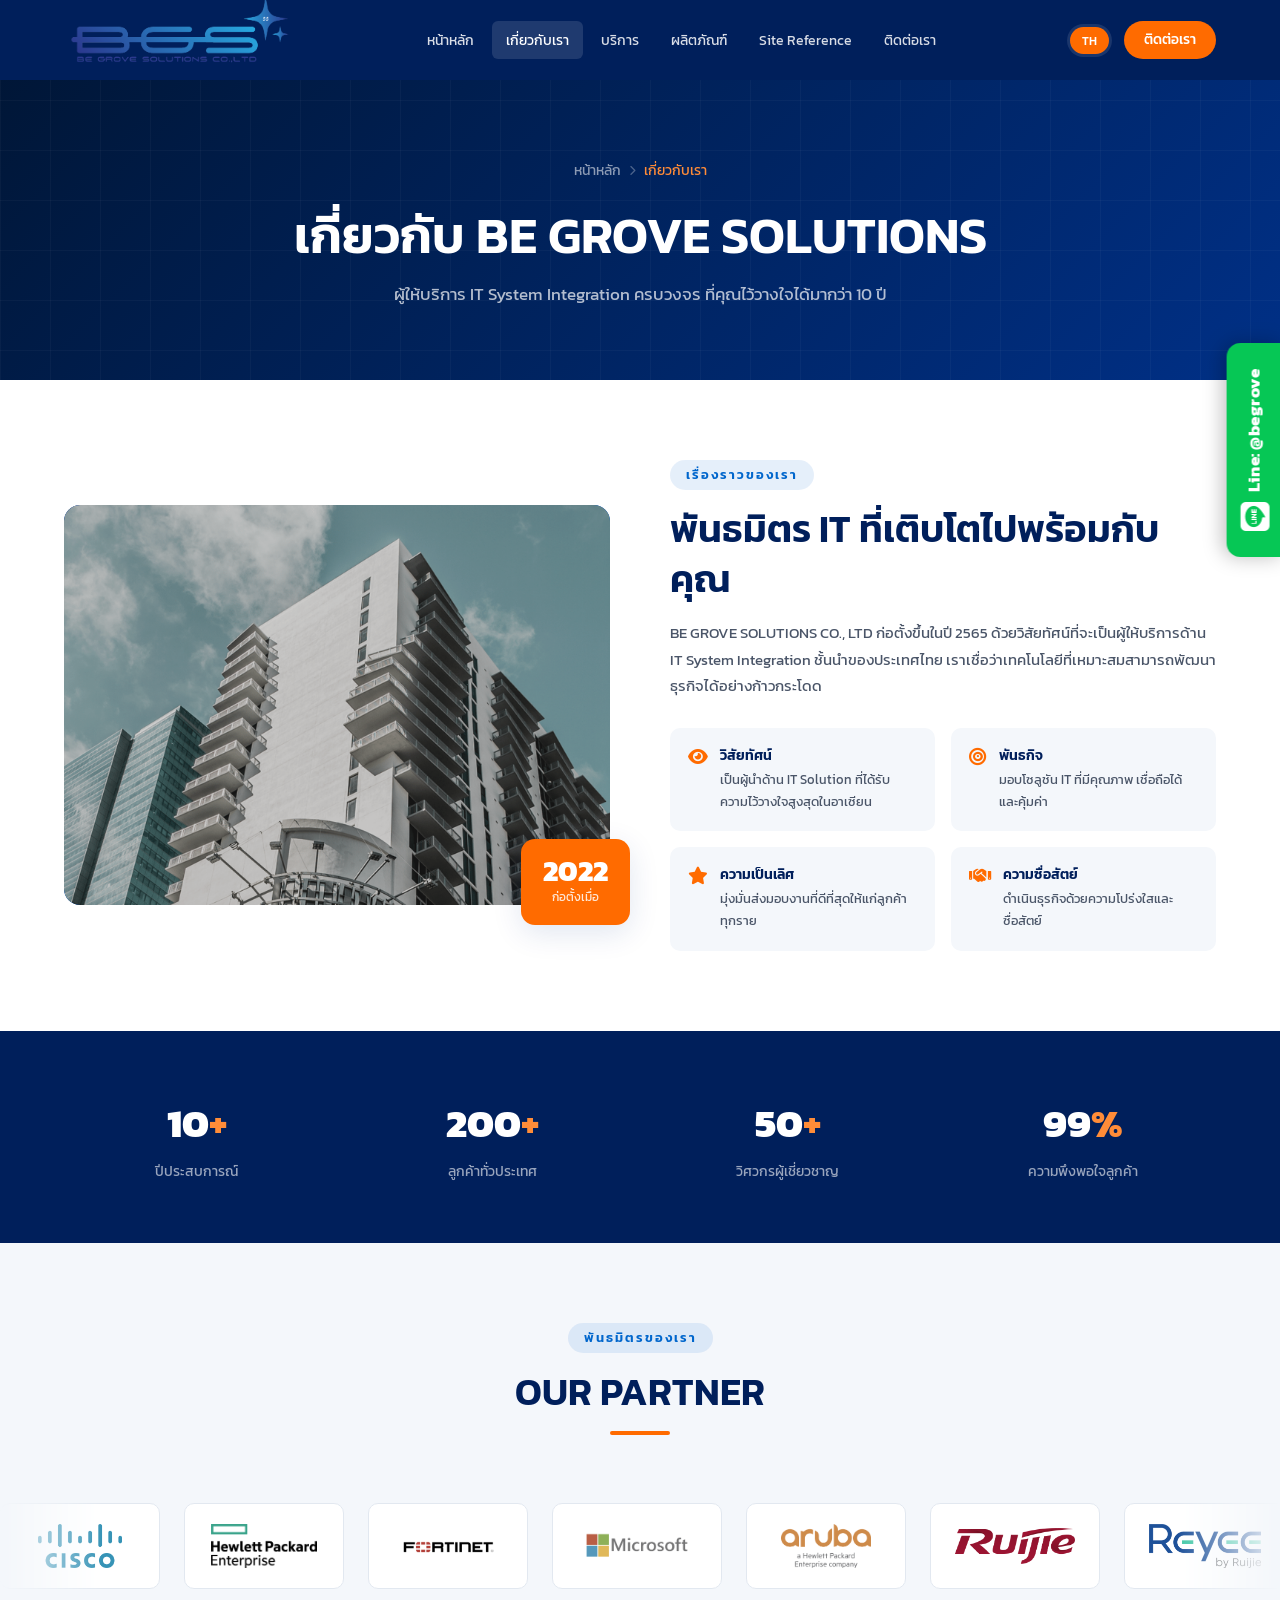
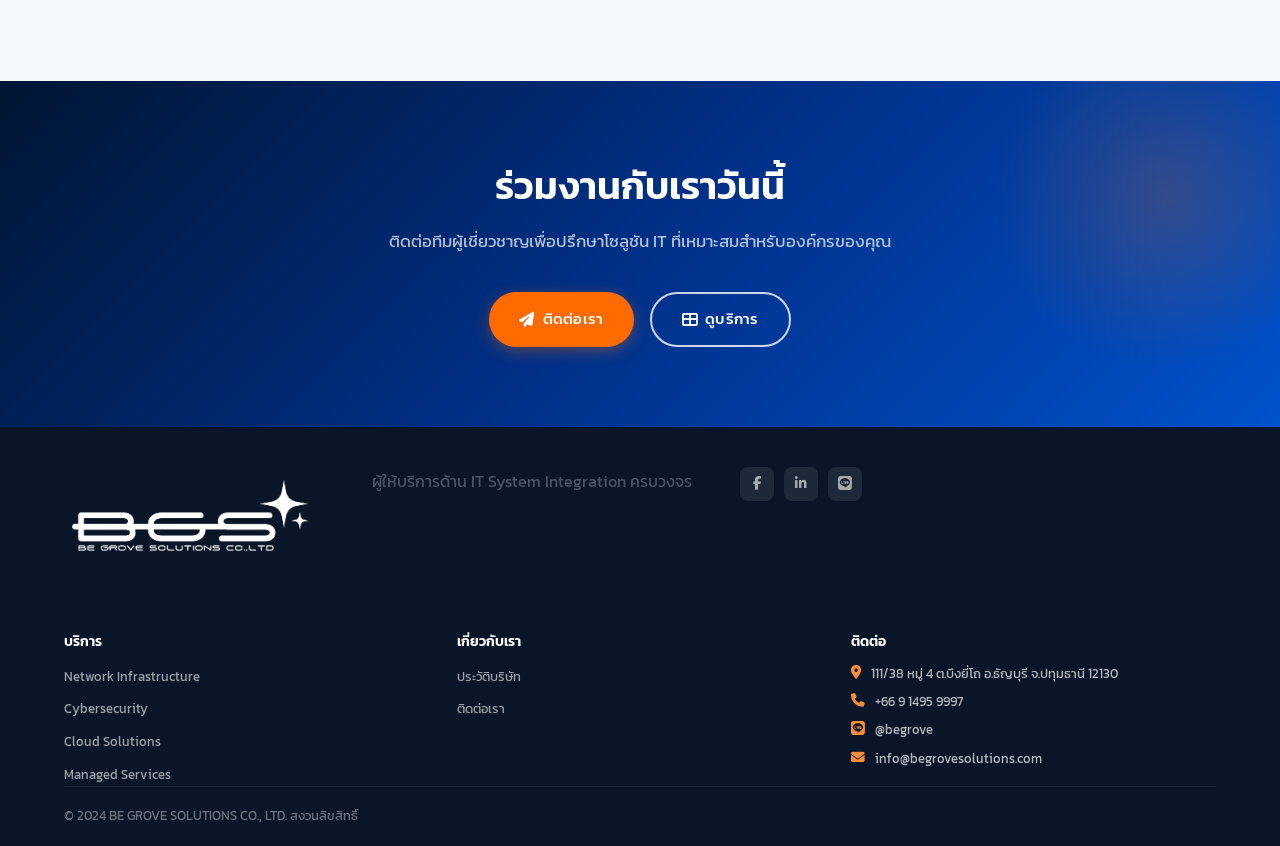
<file: .claude/worktrees/serene-perlman-f8f729/about.html>
<!DOCTYPE html>
<html lang="th">
<head>
  <meta charset="UTF-8" />
  <meta name="viewport" content="width=device-width, initial-scale=1.0" />
  <title>เกี่ยวกับเรา | BE GROVE SOLUTIONS CO., LTD</title>
  <link rel="stylesheet" href="css/style.css" />
  <link rel="stylesheet" href="https://cdnjs.cloudflare.com/ajax/libs/font-awesome/6.5.0/css/all.min.css" />
</head>
<body>

<!-- NAVBAR -->
<nav class="navbar solid" id="navbar">
  <div class="nav-container">
    <a href="index.html" class="nav-logo">
      <img src="bgs-logo1.png" alt="BE GROVE SOLUTIONS CO., LTD" class="nav-logo-img" />
    </a>
    <ul class="nav-menu">
      <li><a href="index.html" class="nav-link" data-th="หน้าหลัก" data-en="Home">หน้าหลัก</a></li>
      <li><a href="about.html" class="nav-link" data-th="เกี่ยวกับเรา" data-en="About Us">เกี่ยวกับเรา</a></li>
      <li><a href="services.html" class="nav-link" data-th="บริการ" data-en="Services">บริการ</a></li>
      <li><a href="products.html" class="nav-link" data-th="ผลิตภัณฑ์" data-en="Products">ผลิตภัณฑ์</a></li>
      <li><a href="reference.html" class="nav-link" data-th="Site Reference" data-en="Site Reference">Site Reference</a></li>
      <li><a href="contact.html" class="nav-link" data-th="ติดต่อเรา" data-en="Contact">ติดต่อเรา</a></li>
    </ul>
    <div class="nav-right">
      <div class="lang-switch">
        <button class="lang-btn active" data-lang="th">TH</button>
        <button class="lang-btn" data-lang="en">EN</button>
      </div>
      <a href="contact.html" class="nav-contact-btn" data-th="ติดต่อเรา" data-en="Contact Us">ติดต่อเรา</a>
    </div>
    <button class="hamburger"><span></span><span></span><span></span></button>
  </div>
</nav>
<div class="mobile-menu">
  <a href="index.html" class="nav-link" data-th="หน้าหลัก" data-en="Home">หน้าหลัก</a>
  <a href="about.html" class="nav-link" data-th="เกี่ยวกับเรา" data-en="About Us">เกี่ยวกับเรา</a>
  <a href="services.html" class="nav-link" data-th="บริการ" data-en="Services">บริการ</a>
  <a href="products.html" class="nav-link" data-th="ผลิตภัณฑ์" data-en="Products">ผลิตภัณฑ์</a>
  <a href="reference.html" class="nav-link" data-th="Site Reference" data-en="Site Reference">Site Reference</a>
  <a href="contact.html" class="nav-link" data-th="ติดต่อเรา" data-en="Contact">ติดต่อเรา</a>
  <div class="lang-switch"><button class="lang-btn active" data-lang="th">TH</button><button class="lang-btn" data-lang="en">EN</button></div>
  <a href="contact.html" class="nav-contact-btn" data-th="ติดต่อเรา" data-en="Contact Us">ติดต่อเรา</a>
</div>

<!-- PAGE HERO -->
<section class="page-hero">
  <div class="container">
    <div class="breadcrumb">
      <a href="index.html" data-th="หน้าหลัก" data-en="Home">หน้าหลัก</a>
      <i class="fas fa-chevron-right"></i>
      <span data-th="เกี่ยวกับเรา" data-en="About Us">เกี่ยวกับเรา</span>
    </div>
    <h1 data-th="เกี่ยวกับ BE GROVE SOLUTIONS" data-en="About BE GROVE SOLUTIONS">เกี่ยวกับ BE GROVE SOLUTIONS</h1>
    <p data-th="ผู้ให้บริการ IT System Integration ครบวงจร ที่คุณไว้วางใจได้มากว่า 10 ปี" data-en="A trusted, complete IT System Integration service provider for over 10 years.">ผู้ให้บริการ IT System Integration ครบวงจร ที่คุณไว้วางใจได้มากว่า 10 ปี</p>
  </div>
</section>

<!-- ABOUT STORY -->
<section class="about-story section-padding">
  <div class="container">
    <div class="about-grid">
      <div class="about-img-block">
        <div class="about-main-img">
          <img src="images/building-pic.png" alt="BE GROVE SOLUTIONS Office" style="width:100%;height:100%;object-fit:cover;border-radius:var(--radius-lg);" />
        </div>
        <div class="about-year-badge">
          <div class="year">2022</div>
          <div class="since" data-th="ก่อตั้งเมื่อ" data-en="Founded">ก่อตั้งเมื่อ</div>
        </div>
      </div>
      <div class="about-text">
        <div class="section-tag" data-th="เรื่องราวของเรา" data-en="Our Story">เรื่องราวของเรา</div>
        <h2 data-th="พันธมิตร IT ที่เติบโตไปพร้อมกับคุณ" data-en="An IT Partner That Grows With You">พันธมิตร IT ที่เติบโตไปพร้อมกับคุณ</h2>
        <p data-th="BE GROVE SOLUTIONS CO., LTD ก่อตั้งขึ้นในปี 2565 ด้วยวิสัยทัศน์ที่จะเป็นผู้ให้บริการด้าน IT System Integration ชั้นนำของประเทศไทย เราเชื่อว่าเทคโนโลยีที่เหมาะสมสามารถพัฒนาธุรกิจได้อย่างก้าวกระโดด" data-en="BE GROVE SOLUTIONS CO., LTD was founded in 2022 with a vision to be Thailand's leading IT System Integration provider. We believe the right technology can propel businesses to new heights.">BE GROVE SOLUTIONS CO., LTD ก่อตั้งขึ้นในปี 2565 ด้วยวิสัยทัศน์ที่จะเป็นผู้ให้บริการด้าน IT System Integration ชั้นนำของประเทศไทย เราเชื่อว่าเทคโนโลยีที่เหมาะสมสามารถพัฒนาธุรกิจได้อย่างก้าวกระโดด</p>
        <div class="about-values">
          <div class="value-item">
            <i class="fas fa-eye"></i>
            <div>
              <h5 data-th="วิสัยทัศน์" data-en="Vision">วิสัยทัศน์</h5>
              <p data-th="เป็นผู้นำด้าน IT Solution ที่ได้รับความไว้วางใจสูงสุดในอาเซียน" data-en="Be the most trusted IT Solution leader in ASEAN.">เป็นผู้นำด้าน IT Solution ที่ได้รับความไว้วางใจสูงสุดในอาเซียน</p>
            </div>
          </div>
          <div class="value-item">
            <i class="fas fa-bullseye"></i>
            <div>
              <h5 data-th="พันธกิจ" data-en="Mission">พันธกิจ</h5>
              <p data-th="มอบโซลูชัน IT ที่มีคุณภาพ เชื่อถือได้ และคุ้มค่า" data-en="Deliver quality, reliable, and cost-effective IT solutions.">มอบโซลูชัน IT ที่มีคุณภาพ เชื่อถือได้ และคุ้มค่า</p>
            </div>
          </div>
          <div class="value-item">
            <i class="fas fa-star"></i>
            <div>
              <h5 data-th="ความเป็นเลิศ" data-en="Excellence">ความเป็นเลิศ</h5>
              <p data-th="มุ่งมั่นส่งมอบงานที่ดีที่สุดให้แก่ลูกค้าทุกราย" data-en="Committed to delivering the best results for every client.">มุ่งมั่นส่งมอบงานที่ดีที่สุดให้แก่ลูกค้าทุกราย</p>
            </div>
          </div>
          <div class="value-item">
            <i class="fas fa-handshake"></i>
            <div>
              <h5 data-th="ความซื่อสัตย์" data-en="Integrity">ความซื่อสัตย์</h5>
              <p data-th="ดำเนินธุรกิจด้วยความโปร่งใสและซื่อสัตย์" data-en="Operating with full transparency and honesty.">ดำเนินธุรกิจด้วยความโปร่งใสและซื่อสัตย์</p>
            </div>
          </div>
        </div>
      </div>
    </div>
  </div>
</section>

<!-- WHY CHOOSE (stats row) -->
<section class="why-section section-padding" style="background:var(--primary-dark); padding:60px 0;">
  <div class="container">
    <div style="display:grid; grid-template-columns:repeat(4,1fr); gap:30px; text-align:center;">
      <div>
        <div style="font-size:2.5rem;font-weight:800;color:#fff;">10<span style="color:var(--accent-light)">+</span></div>
        <div style="color:rgba(255,255,255,0.6);font-size:0.85rem;margin-top:6px;" data-th="ปีประสบการณ์" data-en="Years of Experience">ปีประสบการณ์</div>
      </div>
      <div>
        <div style="font-size:2.5rem;font-weight:800;color:#fff;">200<span style="color:var(--accent-light)">+</span></div>
        <div style="color:rgba(255,255,255,0.6);font-size:0.85rem;margin-top:6px;" data-th="ลูกค้าทั่วประเทศ" data-en="Clients Nationwide">ลูกค้าทั่วประเทศ</div>
      </div>
      <div>
        <div style="font-size:2.5rem;font-weight:800;color:#fff;">50<span style="color:var(--accent-light)">+</span></div>
        <div style="color:rgba(255,255,255,0.6);font-size:0.85rem;margin-top:6px;" data-th="วิศวกรผู้เชี่ยวชาญ" data-en="Expert Engineers">วิศวกรผู้เชี่ยวชาญ</div>
      </div>
      <div>
        <div style="font-size:2.5rem;font-weight:800;color:#fff;">99<span style="color:var(--accent-light)">%</span></div>
        <div style="color:rgba(255,255,255,0.6);font-size:0.85rem;margin-top:6px;" data-th="ความพึงพอใจลูกค้า" data-en="Client Satisfaction">ความพึงพอใจลูกค้า</div>
      </div>
    </div>
  </div>
</section>

<!-- OUR PARTNER -->
<section class="section-padding" style="background:var(--bg-light);">
  <div class="container">
    <div class="section-header">
      <div class="section-tag" data-th="พันธมิตรของเรา" data-en="Our Partners">พันธมิตรของเรา</div>
      <h2>OUR PARTNER</h2>
      <div class="divider"></div>
    </div>
  </div>

  <!-- Infinite marquee slider -->
  <div class="partner-track-wrap">
    <div class="partner-track">
      <!-- original set -->
      <div class="partner-slide"><img src="images/product-partner/ciscopng-300x158.png" alt="Cisco" /></div>
      <div class="partner-slide"><img src="images/product-partner/hpe-removebg-preview-300x300.png" alt="HPE" /></div>
      <div class="partner-slide"><img src="images/product-partner/Fortinet-removebg-preview-300x133.png" alt="Fortinet" /></div>
      <div class="partner-slide"><img src="images/product-partner/microsoft-logo-hd-26-300x85.png" alt="Microsoft" /></div>
      <div class="partner-slide"><img src="images/product-partner/aruba-logo.png" alt="Aruba" /></div>
      <div class="partner-slide"><img src="images/product-partner/ruijie-logo.png" alt="Ruijie" /></div>
      <div class="partner-slide"><img src="images/product-partner/reyee-logo.png" alt="Reyee" /></div>
      <!-- duplicate set for seamless loop -->
      <div class="partner-slide"><img src="images/product-partner/ciscopng-300x158.png" alt="Cisco" /></div>
      <div class="partner-slide"><img src="images/product-partner/hpe-removebg-preview-300x300.png" alt="HPE" /></div>
      <div class="partner-slide"><img src="images/product-partner/Fortinet-removebg-preview-300x133.png" alt="Fortinet" /></div>
      <div class="partner-slide"><img src="images/product-partner/microsoft-logo-hd-26-300x85.png" alt="Microsoft" /></div>
      <div class="partner-slide"><img src="images/product-partner/aruba-logo.png" alt="Aruba" /></div>
      <div class="partner-slide"><img src="images/product-partner/ruijie-logo.png" alt="Ruijie" /></div>
      <div class="partner-slide"><img src="images/product-partner/reyee-logo.png" alt="Reyee" /></div>
    </div>
  </div>
</section>

<!-- CTA -->
<section class="cta-section">
  <div class="container">
    <div class="cta-inner">
      <h2 data-th="ร่วมงานกับเราวันนี้" data-en="Work With Us Today">ร่วมงานกับเราวันนี้</h2>
      <p data-th="ติดต่อทีมผู้เชี่ยวชาญเพื่อปรึกษาโซลูชัน IT ที่เหมาะสมสำหรับองค์กรของคุณ" data-en="Contact our expert team to discuss the right IT solution for your organization.">ติดต่อทีมผู้เชี่ยวชาญเพื่อปรึกษาโซลูชัน IT ที่เหมาะสมสำหรับองค์กรของคุณ</p>
      <div class="cta-buttons">
        <a href="contact.html" class="btn btn-primary"><i class="fas fa-paper-plane"></i> <span data-th="ติดต่อเรา" data-en="Contact Us">ติดต่อเรา</span></a>
        <a href="services.html" class="btn btn-outline"><i class="fas fa-th-large"></i> <span data-th="ดูบริการ" data-en="Our Services">ดูบริการ</span></a>
      </div>
    </div>
  </div>
</section>

<!-- FOOTER -->
<footer class="footer">
  <div class="container">
    <div class="footer-inner">
      <div class="footer-brand">
        <div class="logo-wrap">
          <img src="bgs-logo1.png" alt="BE GROVE SOLUTIONS CO., LTD" class="footer-logo-img" />
        </div></div>
        <p data-th="ผู้ให้บริการด้าน IT System Integration ครบวงจร" data-en="A complete IT System Integration service provider.">ผู้ให้บริการด้าน IT System Integration ครบวงจร</p>
        <div class="footer-social">
          <a href="#"><i class="fab fa-facebook-f"></i></a>
          <a href="#"><i class="fab fa-linkedin-in"></i></a>
          <a href="#"><i class="fab fa-line"></i></a>
        </div>
      </div>

      <div class="footer-links">
      <div class="footer-col">
        <h4 data-th="บริการ" data-en="Services">บริการ</h4>
        <ul>
          <li><a href="services.html">Network Infrastructure</a></li>
          <li><a href="services.html">Cybersecurity</a></li>
          <li><a href="services.html">Cloud Solutions</a></li>
          <li><a href="services.html">Managed Services</a></li>
        </ul>
      </div>
      <div class="footer-col">
        <h4 data-th="เกี่ยวกับเรา" data-en="Company">เกี่ยวกับเรา</h4>
        <ul>
          <li><a href="about.html" data-th="ประวัติบริษัท" data-en="Our Story">ประวัติบริษัท</a></li>
          <li><a href="contact.html" data-th="ติดต่อเรา" data-en="Contact">ติดต่อเรา</a></li>
        </ul>
      </div>
      <div class="footer-col">
        <h4 data-th="ติดต่อ" data-en="Contact">ติดต่อ</h4>
        <ul>
          <li class="contact-li"><i class="fas fa-map-marker-alt"></i><span data-th="111/38 หมู่ 4 ต.บึงยี่โถ อ.ธัญบุรี จ.ปทุมธานี 12130" data-en="111/38 Moo 4, Buengyitho, Thanyaburi, Pathumtani 12130">111/38 หมู่ 4 ต.บึงยี่โถ อ.ธัญบุรี จ.ปทุมธานี 12130</span></li>
          <li class="contact-li"><i class="fas fa-phone"></i><span>+66 9 1495 9997</span></li>
          <li class="contact-li"><i class="fab fa-line"></i><span>@begrove</span></li>
          <li class="contact-li"><i class="fas fa-envelope"></i><span>info@begrovesolutions.com</span></li>
        </ul>
      </div>
    </div>
    <div class="footer-bottom">
      <p data-th="© 2024 BE GROVE SOLUTIONS CO., LTD. สงวนลิขสิทธิ์" data-en="© 2024 BE GROVE SOLUTIONS CO., LTD. All Rights Reserved.">© 2024 BE GROVE SOLUTIONS CO., LTD. สงวนลิขสิทธิ์</p>
    </div>
  </div>
</footer>
<script src="js/main.js"></script>

<!-- STICKY LINE TAB -->
<a href="https://line.me/ti/p/@begrove" target="_blank" class="sticky-line-tab" title="Chat with us on LINE">
  <div class="slt-inner">
    <i class="fab fa-line slt-icon"></i>
    <span class="slt-label">Line: @begrove</span>
  </div>
</a>

</body>
</html>
                                                                                                                                                                                                                                                                                                                                                                                                                                                                                                                                                                                                                                                                                                                                                       
</file>
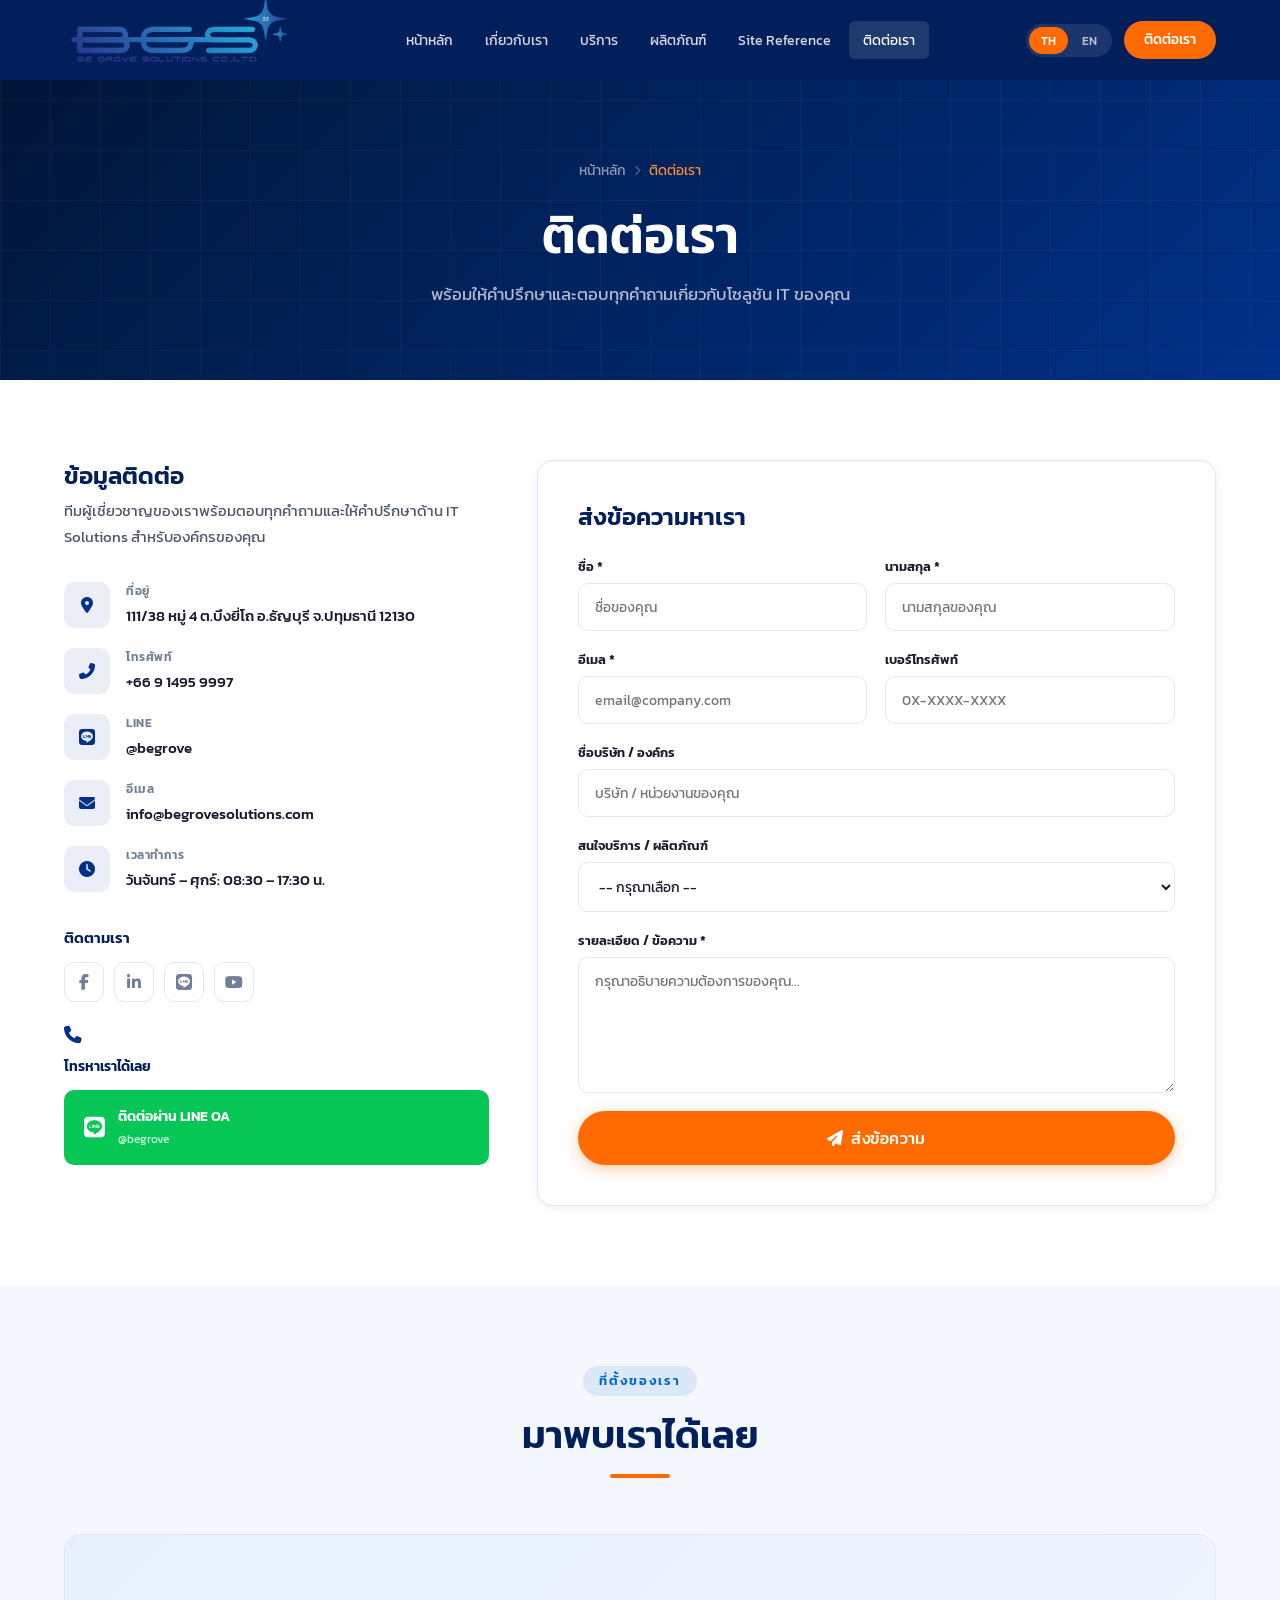
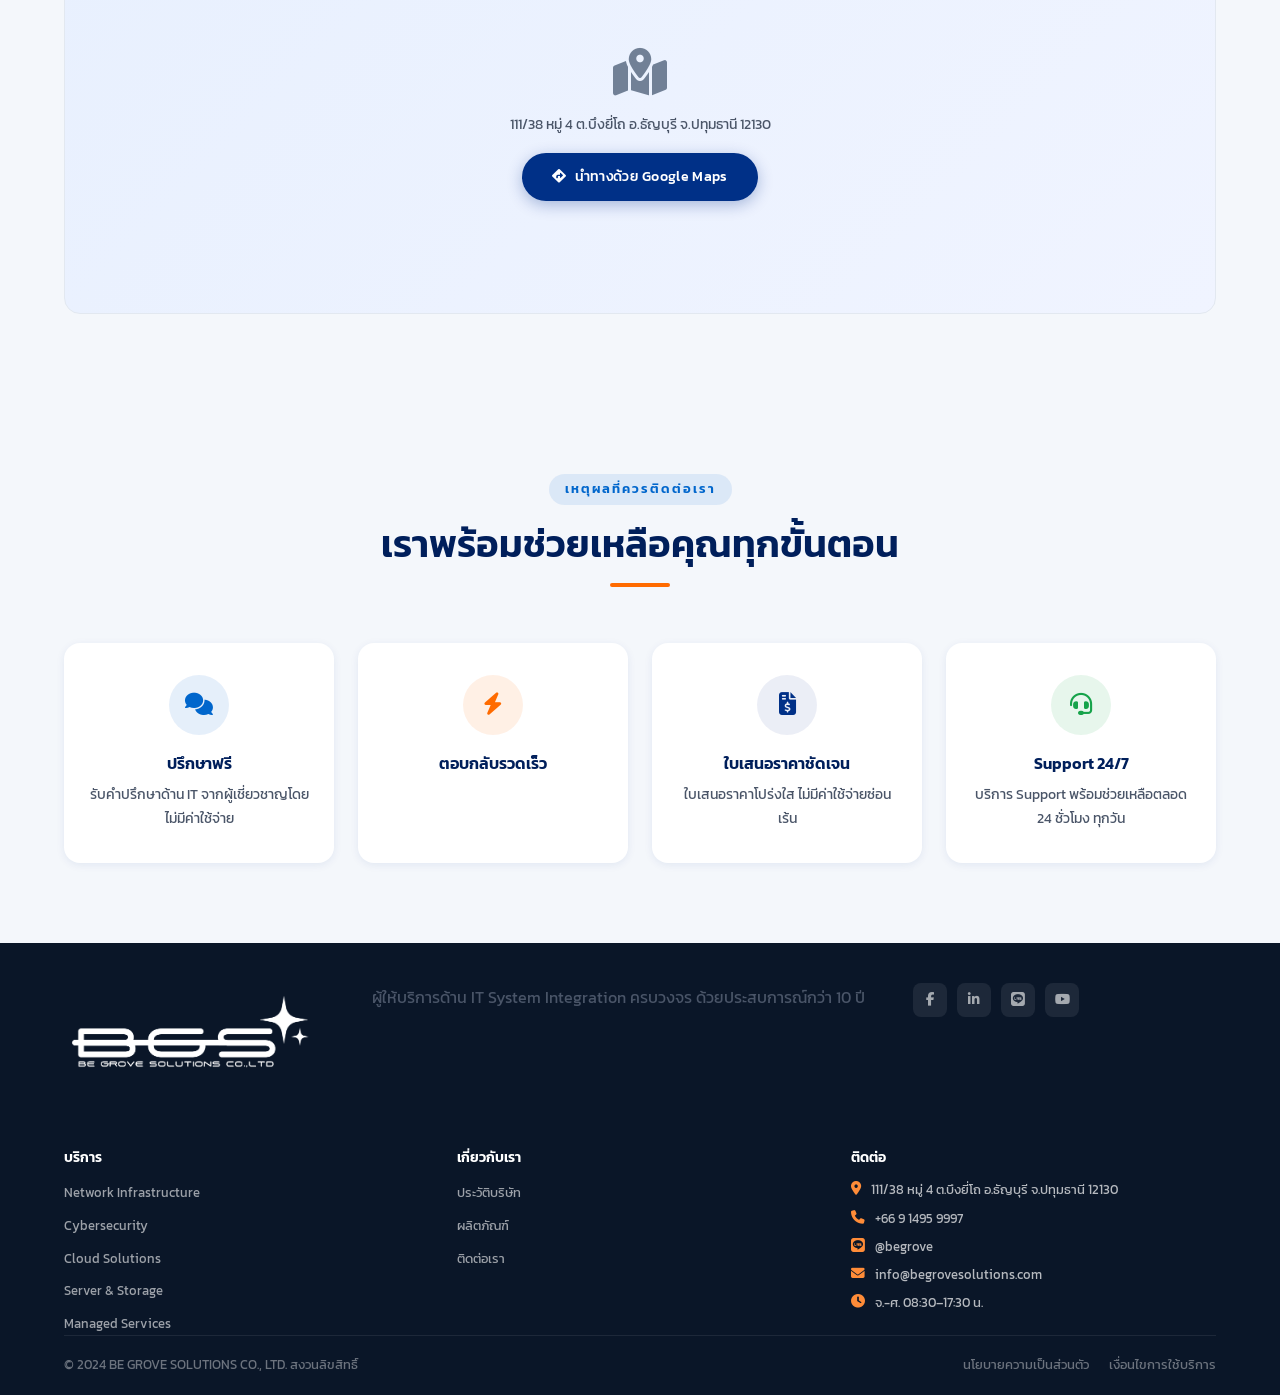
<file: .claude/worktrees/serene-perlman-f8f729/contact.html>
<!DOCTYPE html>
<html lang="th">
<head>
  <meta charset="UTF-8" />
  <meta name="viewport" content="width=device-width, initial-scale=1.0" />
  <title>ติดต่อเรา | BE GROVE SOLUTIONS CO., LTD</title>
  <meta name="description" content="ติดต่อ BE GROVE SOLUTIONS สำหรับคำปรึกษาด้าน IT และใบเสนอราคา" />
  <link rel="stylesheet" href="css/style.css" />
  <link rel="stylesheet" href="https://cdnjs.cloudflare.com/ajax/libs/font-awesome/6.5.0/css/all.min.css" />
</head>
<body>

<!-- NAVBAR -->
<nav class="navbar solid" id="navbar">
  <div class="nav-container">
    <a href="index.html" class="nav-logo">
      <img src="bgs-logo1.png" alt="BE GROVE SOLUTIONS CO., LTD" class="nav-logo-img" />
    </a>
    <ul class="nav-menu">
      <li><a href="index.html" class="nav-link" data-th="หน้าหลัก" data-en="Home">หน้าหลัก</a></li>
      <li><a href="about.html" class="nav-link" data-th="เกี่ยวกับเรา" data-en="About Us">เกี่ยวกับเรา</a></li>
      <li><a href="services.html" class="nav-link" data-th="บริการ" data-en="Services">บริการ</a></li>
      <li><a href="products.html" class="nav-link" data-th="ผลิตภัณฑ์" data-en="Products">ผลิตภัณฑ์</a></li>
      <li><a href="reference.html" class="nav-link" data-th="Site Reference" data-en="Site Reference">Site Reference</a></li>
      <li><a href="contact.html" class="nav-link active" data-th="ติดต่อเรา" data-en="Contact">ติดต่อเรา</a></li>
    </ul>
    <div class="nav-right">
      <div class="lang-switch">
        <button class="lang-btn active" data-lang="th">TH</button>
        <button class="lang-btn" data-lang="en">EN</button>
      </div>
      <a href="contact.html" class="nav-contact-btn" data-th="ติดต่อเรา" data-en="Contact Us">ติดต่อเรา</a>
    </div>
    <button class="hamburger"><span></span><span></span><span></span></button>
  </div>
</nav>
<div class="mobile-menu">
  <a href="index.html" class="nav-link" data-th="หน้าหลัก" data-en="Home">หน้าหลัก</a>
  <a href="about.html" class="nav-link" data-th="เกี่ยวกับเรา" data-en="About Us">เกี่ยวกับเรา</a>
  <a href="services.html" class="nav-link" data-th="บริการ" data-en="Services">บริการ</a>
  <a href="products.html" class="nav-link" data-th="ผลิตภัณฑ์" data-en="Products">ผลิตภัณฑ์</a>
  <a href="reference.html" class="nav-link" data-th="Site Reference" data-en="Site Reference">Site Reference</a>
  <a href="contact.html" class="nav-link" data-th="ติดต่อเรา" data-en="Contact">ติดต่อเรา</a>
  <div class="lang-switch"><button class="lang-btn active" data-lang="th">TH</button><button class="lang-btn" data-lang="en">EN</button></div>
  <a href="contact.html" class="nav-contact-btn">ติดต่อเรา</a>
</div>

<!-- PAGE HERO -->
<section class="page-hero">
  <div class="container">
    <div class="breadcrumb">
      <a href="index.html" data-th="หน้าหลัก" data-en="Home">หน้าหลัก</a>
      <i class="fas fa-chevron-right"></i>
      <span data-th="ติดต่อเรา" data-en="Contact Us">ติดต่อเรา</span>
    </div>
    <h1 data-th="ติดต่อเรา" data-en="Contact Us">ติดต่อเรา</h1>
    <p data-th="พร้อมให้คำปรึกษาและตอบทุกคำถามเกี่ยวกับโซลูชัน IT ของคุณ" data-en="Ready to consult and answer all your IT solution questions.">พร้อมให้คำปรึกษาและตอบทุกคำถามเกี่ยวกับโซลูชัน IT ของคุณ</p>
  </div>
</section>

<!-- CONTACT MAIN -->
<section class="section-padding" style="background:#fff;">
  <div class="container">
    <div class="contact-grid">

      <!-- Contact Info -->
      <div class="contact-info">
        <h3 data-th="ข้อมูลติดต่อ" data-en="Contact Information">ข้อมูลติดต่อ</h3>
        <p data-th="ทีมผู้เชี่ยวชาญของเราพร้อมตอบทุกคำถามและให้คำปรึกษาด้าน IT Solutions สำหรับองค์กรของคุณ" data-en="Our expert team is ready to answer all questions and consult on IT Solutions for your organization.">ทีมผู้เชี่ยวชาญของเราพร้อมตอบทุกคำถามและให้คำปรึกษาด้าน IT Solutions สำหรับองค์กรของคุณ</p>

        <div class="contact-items">
          <div class="contact-item">
            <div class="ci-icon"><i class="fas fa-map-marker-alt"></i></div>
            <div class="ci-text">
              <div class="label" data-th="ที่อยู่" data-en="Address">ที่อยู่</div>
              <div class="value" data-th="111/38 หมู่ 4 ต.บึงยี่โถ อ.ธัญบุรี จ.ปทุมธานี 12130" data-en="111/38 Moo 4, Buengyitho, Thanyaburi, Pathumtani 12130">111/38 หมู่ 4 ต.บึงยี่โถ อ.ธัญบุรี จ.ปทุมธานี 12130</div>
            </div>
          </div>
          <div class="contact-item">
            <div class="ci-icon"><i class="fas fa-phone-alt"></i></div>
            <div class="ci-text">
              <div class="label" data-th="โทรศัพท์" data-en="Phone">โทรศัพท์</div>
              <div class="value">+66 9 1495 9997</div>
            </div>
          </div>
          <div class="contact-item">
            <div class="ci-icon"><i class="fab fa-line"></i></div>
            <div class="ci-text">
              <div class="label">LINE</div>
              <div class="value">@begrove</div>
            </div>
          </div>
          <div class="contact-item">
            <div class="ci-icon"><i class="fas fa-envelope"></i></div>
            <div class="ci-text">
              <div class="label" data-th="อีเมล" data-en="Email">อีเมล</div>
              <div class="value"><a href="mailto:info@begrovesolutions.com" style="color:inherit;">info@begrovesolutions.com</a></div>
            </div>
          </div>
          <div class="contact-item">
            <div class="ci-icon"><i class="fas fa-clock"></i></div>
            <div class="ci-text">
              <div class="label" data-th="เวลาทำการ" data-en="Business Hours">เวลาทำการ</div>
              <div class="value" data-th="วันจันทร์ – ศุกร์: 08:30 – 17:30 น." data-en="Monday – Friday: 08:30 – 17:30">วันจันทร์ – ศุกร์: 08:30 – 17:30 น.</div>
            </div>
          </div>
        </div>

        <!-- Social Links -->
        <div style="margin-bottom:16px;">
          <h4 style="color:var(--primary-dark);margin-bottom:14px;font-size:0.95rem;" data-th="ติดตามเรา" data-en="Follow Us">ติดตามเรา</h4>
          <div class="social-links">
            <a href="#" class="social-link" title="Facebook"><i class="fab fa-facebook-f"></i></a>
            <a href="#" class="social-link" title="LinkedIn"><i class="fab fa-linkedin-in"></i></a>
            <a href="#" class="social-link" title="Line"><i class="fab fa-line"></i></a>
            <a href="#" class="social-link" title="YouTube"><i class="fab fa-youtube"></i></a>
          </div>
        </div>

        <!-- Quick Contact Cards -->
        <div style="display:flex;flex-direction:column;gap:12px;margin-top:24px;">
            <i class="fas fa-phone" style="color:var(--primary);font-size:1.1rem;width:20px;"></i>
            <div>
              <div style="font-weight:600;font-size:0.88rem;color:var(--primary-dark);" data-th="โทรหาเราได้เลย" data-en="Call Us Now">โทรหาเราได้เลย</div>
            </div>
          </a>
          <a href="https://line.me" target="_blank" style="display:flex;align-items:center;gap:14px;background:#06c755;border-radius:var(--radius);padding:16px 20px;text-decoration:none;">
            <i class="fab fa-line" style="color:#fff;font-size:1.3rem;width:20px;"></i>
            <div>
              <div style="font-weight:600;font-size:0.88rem;color:#fff;" data-th="ติดต่อผ่าน LINE OA" data-en="Contact via LINE OA">ติดต่อผ่าน LINE OA</div>
              <div style="font-size:0.78rem;color:rgba(255,255,255,0.8);">@begrove</div>
            </div>
          </a>
        </div>
      </div>

      <!-- Contact Form -->
      <div class="contact-form-card">
        <h3 data-th="ส่งข้อความหาเรา" data-en="Send Us a Message">ส่งข้อความหาเรา</h3>

        <form id="contactForm" novalidate>
          <div class="form-row">
            <div class="form-group">
              <label for="firstName" data-th="ชื่อ *" data-en="First Name *">ชื่อ *</label>
              <input type="text" id="firstName" name="firstName" placeholder="ชื่อของคุณ" required />
            </div>
            <div class="form-group">
              <label for="lastName" data-th="นามสกุล *" data-en="Last Name *">นามสกุล *</label>
              <input type="text" id="lastName" name="lastName" placeholder="นามสกุลของคุณ" required />
            </div>
          </div>

          <div class="form-row">
            <div class="form-group">
              <label for="email" data-th="อีเมล *" data-en="Email *">อีเมล *</label>
              <input type="email" id="email" name="email" placeholder="email@company.com" required />
            </div>
            <div class="form-group">
              <label for="phone" data-th="เบอร์โทรศัพท์" data-en="Phone Number">เบอร์โทรศัพท์</label>
              <input type="tel" id="phone" name="phone" placeholder="0X-XXXX-XXXX" />
            </div>
          </div>

          <div class="form-group">
            <label for="company" data-th="ชื่อบริษัท / องค์กร" data-en="Company / Organization">ชื่อบริษัท / องค์กร</label>
            <input type="text" id="company" name="company" placeholder="บริษัท / หน่วยงานของคุณ" />
          </div>

          <div class="form-group">
            <label for="interest" data-th="สนใจบริการ / ผลิตภัณฑ์" data-en="Interested In">สนใจบริการ / ผลิตภัณฑ์</label>
            <select id="interest" name="interest">
              <option value="" data-th="-- กรุณาเลือก --" data-en="-- Please Select --">-- กรุณาเลือก --</option>
              <option value="network" data-th="Network Infrastructure" data-en="Network Infrastructure">Network Infrastructure</option>
              <option value="security" data-th="Cybersecurity" data-en="Cybersecurity">Cybersecurity</option>
              <option value="cloud" data-th="Cloud Solutions" data-en="Cloud Solutions">Cloud Solutions</option>
              <option value="server" data-th="Server &amp; Storage" data-en="Server &amp; Storage">Server &amp; Storage</option>
              <option value="managed" data-th="Managed Services" data-en="Managed Services">Managed Services</option>
              <option value="consulting" data-th="IT Consulting" data-en="IT Consulting">IT Consulting</option>
              <option value="other" data-th="อื่น ๆ" data-en="Other">อื่น ๆ</option>
            </select>
          </div>

          <div class="form-group">
            <label for="message" data-th="รายละเอียด / ข้อความ *" data-en="Message *">รายละเอียด / ข้อความ *</label>
            <textarea id="message" name="message" rows="5" placeholder="กรุณาอธิบายความต้องการของคุณ..." required></textarea>
          </div>

          <button type="submit" class="btn btn-primary form-submit">
            <i class="fas fa-paper-plane"></i>
            <span data-th="ส่งข้อความ" data-en="Send Message">ส่งข้อความ</span>
          </button>
        </form>
      </div>
    </div>
  </div>
</section>

<!-- MAP SECTION -->
<section class="map-section section-padding">
  <div class="container">
    <div class="section-header">
      <div class="section-tag" data-th="ที่ตั้งของเรา" data-en="Our Location">ที่ตั้งของเรา</div>
      <h2 data-th="มาพบเราได้เลย" data-en="Come Visit Us">มาพบเราได้เลย</h2>
      <div class="divider"></div>
    </div>
    <div class="map-placeholder">
      <i class="fas fa-map-marked-alt"></i>
      <p data-th="111/38 หมู่ 4 ต.บึงยี่โถ อ.ธัญบุรี จ.ปทุมธานี 12130" data-en="111/38 Moo 4, Buengyitho, Thanyaburi, Pathumtani 12130">111/38 หมู่ 4 ต.บึงยี่โถ อ.ธัญบุรี จ.ปทุมธานี 12130</p>
      <a href="https://maps.google.com" target="_blank" class="btn btn-secondary" style="font-size:0.85rem;">
        <i class="fas fa-directions"></i>
        <span data-th="นำทางด้วย Google Maps" data-en="Get Directions">นำทางด้วย Google Maps</span>
      </a>
    </div>
  </div>
</section>

<!-- WHY CONTACT -->
<section class="section-padding" style="background:var(--bg-light);">
  <div class="container">
    <div class="section-header">
      <div class="section-tag" data-th="เหตุผลที่ควรติดต่อเรา" data-en="Why Contact Us">เหตุผลที่ควรติดต่อเรา</div>
      <h2 data-th="เราพร้อมช่วยเหลือคุณทุกขั้นตอน" data-en="We're Here to Help at Every Step">เราพร้อมช่วยเหลือคุณทุกขั้นตอน</h2>
      <div class="divider"></div>
    </div>
    <div style="display:grid;grid-template-columns:repeat(4,1fr);gap:24px;">
      <div style="background:#fff;border-radius:var(--radius-lg);padding:32px 24px;text-align:center;box-shadow:var(--shadow-sm);transition:var(--transition);">
        <div style="width:60px;height:60px;border-radius:50%;background:rgba(0,102,204,0.1);color:var(--secondary);display:flex;align-items:center;justify-content:center;font-size:1.4rem;margin:0 auto 18px;">
          <i class="fas fa-comments"></i>
        </div>
        <h4 style="color:var(--primary-dark);margin-bottom:10px;font-size:1rem;" data-th="ปรึกษาฟรี" data-en="Free Consultation">ปรึกษาฟรี</h4>
        <p style="font-size:0.85rem;" data-th="รับคำปรึกษาด้าน IT จากผู้เชี่ยวชาญโดยไม่มีค่าใช้จ่าย" data-en="Get free IT advice from our specialists, no cost.">รับคำปรึกษาด้าน IT จากผู้เชี่ยวชาญโดยไม่มีค่าใช้จ่าย</p>
      </div>
      <div style="background:#fff;border-radius:var(--radius-lg);padding:32px 24px;text-align:center;box-shadow:var(--shadow-sm);transition:var(--transition);">
        <div style="width:60px;height:60px;border-radius:50%;background:rgba(255,107,0,0.1);color:var(--accent);display:flex;align-items:center;justify-content:center;font-size:1.4rem;margin:0 auto 18px;">
          <i class="fas fa-bolt"></i>
        </div>
        <h4 style="color:var(--primary-dark);margin-bottom:10px;font-size:1rem;" data-th="ตอบกลับรวดเร็ว" data-en="Fast Response">ตอบกลับรวดเร็ว</h4>
      </div>
      <div style="background:#fff;border-radius:var(--radius-lg);padding:32px 24px;text-align:center;box-shadow:var(--shadow-sm);transition:var(--transition);">
        <div style="width:60px;height:60px;border-radius:50%;background:rgba(0,48,135,0.08);color:var(--primary);display:flex;align-items:center;justify-content:center;font-size:1.4rem;margin:0 auto 18px;">
          <i class="fas fa-file-invoice-dollar"></i>
        </div>
        <h4 style="color:var(--primary-dark);margin-bottom:10px;font-size:1rem;" data-th="ใบเสนอราคาชัดเจน" data-en="Transparent Quotes">ใบเสนอราคาชัดเจน</h4>
        <p style="font-size:0.85rem;" data-th="ใบเสนอราคาโปร่งใส ไม่มีค่าใช้จ่ายซ่อนเร้น" data-en="Transparent quotes with no hidden fees.">ใบเสนอราคาโปร่งใส ไม่มีค่าใช้จ่ายซ่อนเร้น</p>
      </div>
      <div style="background:#fff;border-radius:var(--radius-lg);padding:32px 24px;text-align:center;box-shadow:var(--shadow-sm);transition:var(--transition);">
        <div style="width:60px;height:60px;border-radius:50%;background:rgba(22,163,74,0.1);color:#16a34a;display:flex;align-items:center;justify-content:center;font-size:1.4rem;margin:0 auto 18px;">
          <i class="fas fa-headset"></i>
        </div>
        <h4 style="color:var(--primary-dark);margin-bottom:10px;font-size:1rem;" data-th="Support 24/7" data-en="24/7 Support">Support 24/7</h4>
        <p style="font-size:0.85rem;" data-th="บริการ Support พร้อมช่วยเหลือตลอด 24 ชั่วโมง ทุกวัน" data-en="Support available around the clock, every day of the year.">บริการ Support พร้อมช่วยเหลือตลอด 24 ชั่วโมง ทุกวัน</p>
      </div>
    </div>
  </div>
</section>

<!-- FOOTER -->
<footer class="footer">
  <div class="container">
    <div class="footer-inner">
      <div class="footer-brand">
        <div class="logo-wrap">
          <img src="bgs-logo1.png" alt="BE GROVE SOLUTIONS CO., LTD" class="footer-logo-img" />
        </div>
        </div>
        <p data-th="ผู้ให้บริการด้าน IT System Integration ครบวงจร ด้วยประสบการณ์กว่า 10 ปี" data-en="Complete IT System Integration provider with over 10 years of experience.">ผู้ให้บริการด้าน IT System Integration ครบวงจร ด้วยประสบการณ์กว่า 10 ปี</p>
        <div class="footer-social">
          <a href="#"><i class="fab fa-facebook-f"></i></a>
          <a href="#"><i class="fab fa-linkedin-in"></i></a>
          <a href="#"><i class="fab fa-line"></i></a>
          <a href="#"><i class="fab fa-youtube"></i></a>
        </div>
      </div>

      <div class="footer-links">
      <div class="footer-col">
        <h4 data-th="บริการ" data-en="Services">บริการ</h4>
        <ul>
          <li><a href="services.html">Network Infrastructure</a></li>
          <li><a href="services.html">Cybersecurity</a></li>
          <li><a href="services.html">Cloud Solutions</a></li>
          <li><a href="services.html">Server &amp; Storage</a></li>
          <li><a href="services.html">Managed Services</a></li>
        </ul>
      </div>
      <div class="footer-col">
        <h4 data-th="เกี่ยวกับเรา" data-en="Company">เกี่ยวกับเรา</h4>
        <ul>
          <li><a href="about.html" data-th="ประวัติบริษัท" data-en="Our Story">ประวัติบริษัท</a></li>
          <li><a href="products.html" data-th="ผลิตภัณฑ์" data-en="Products">ผลิตภัณฑ์</a></li>
          <li><a href="contact.html" data-th="ติดต่อเรา" data-en="Contact">ติดต่อเรา</a></li>
        </ul>
      </div>
      <div class="footer-col">
        <h4 data-th="ติดต่อ" data-en="Contact">ติดต่อ</h4>
        <ul>
          <li class="contact-li"><i class="fas fa-map-marker-alt"></i><span data-th="111/38 หมู่ 4 ต.บึงยี่โถ อ.ธัญบุรี จ.ปทุมธานี 12130" data-en="111/38 Moo 4, Buengyitho, Thanyaburi, Pathumtani 12130">111/38 หมู่ 4 ต.บึงยี่โถ อ.ธัญบุรี จ.ปทุมธานี 12130</span></li>
          <li class="contact-li"><i class="fas fa-phone"></i><span>+66 9 1495 9997</span></li>
          <li class="contact-li"><i class="fab fa-line"></i><span>@begrove</span></li>
          <li class="contact-li"><i class="fas fa-envelope"></i><span>info@begrovesolutions.com</span></li>
          <li class="contact-li"><i class="fas fa-clock"></i><span data-th="จ.-ศ. 08:30–17:30 น." data-en="Mon–Fri 08:30–17:30">จ.-ศ. 08:30–17:30 น.</span></li>
        </ul>
      </div>
    </div>
    <div class="footer-bottom">
      <p data-th="© 2024 BE GROVE SOLUTIONS CO., LTD. สงวนลิขสิทธิ์" data-en="© 2024 BE GROVE SOLUTIONS CO., LTD. All Rights Reserved.">© 2024 BE GROVE SOLUTIONS CO., LTD. สงวนลิขสิทธิ์</p>
      <div class="footer-bottom-links">
        <a href="#" data-th="นโยบายความเป็นส่วนตัว" data-en="Privacy Policy">นโยบายความเป็นส่วนตัว</a>
        <a href="#" data-th="เงื่อนไขการใช้บริการ" data-en="Terms of Service">เงื่อนไขการใช้บริการ</a>
      </div>
    </div>
  </div>
</footer>
</file>
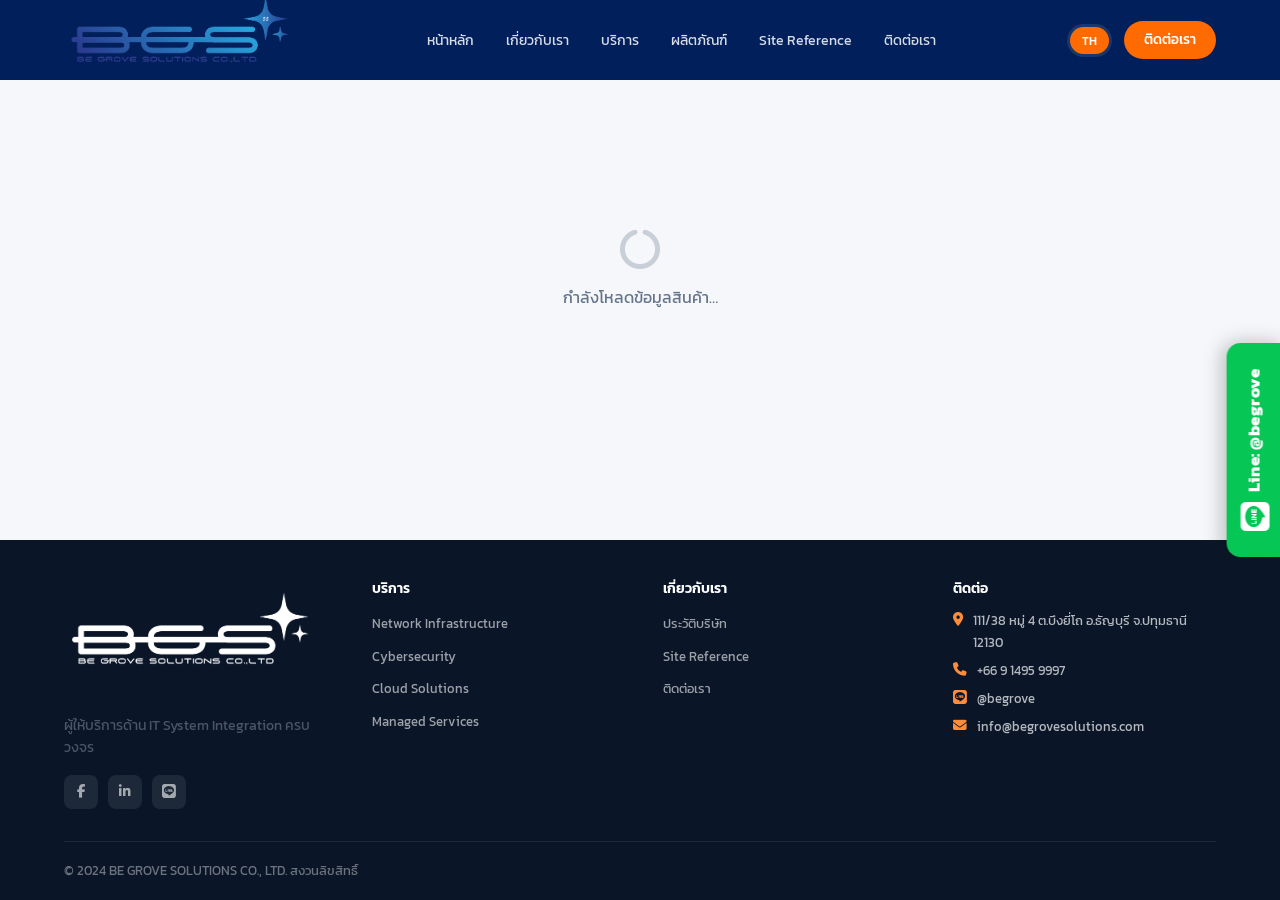
<file: .claude/worktrees/serene-perlman-f8f729/product.html>
<!DOCTYPE html>
<html lang="th">
<head>
  <meta charset="UTF-8" />
  <meta name="viewport" content="width=device-width, initial-scale=1.0" />
  <title>รายละเอียดสินค้า | BE GROVE SOLUTIONS CO., LTD</title>
  <link rel="stylesheet" href="css/style.css" />
  <link rel="stylesheet" href="https://cdnjs.cloudflare.com/ajax/libs/font-awesome/6.5.0/css/all.min.css" />
  <style>
    :root {
      --space-1:.25rem;--space-2:.5rem;--space-3:.75rem;--space-4:1rem;
      --space-5:1.25rem;--space-6:1.5rem;--space-8:2rem;--space-10:2.5rem;--space-12:3rem;
      --radius-sm:4px;--radius-md:8px;--radius-lg:12px;
      --text-xs:.75rem;--text-sm:.875rem;--text-base:1rem;--text-lg:1.125rem;--text-xl:1.25rem;
      --color-surface:#f5f7fa;--color-surface-raised:#fff;
      --color-border:#e2e8f0;--color-text-muted:#64748b;--color-text-secondary:#475569;
      --shadow-sm:0 1px 3px rgba(0,0,0,.08);--shadow-md:0 4px 12px rgba(0,0,0,.08);
    }

    .product-page { background: var(--color-surface); }

    /* Breadcrumb */
    .prod-breadcrumb {
      display: flex; align-items: center; gap: var(--space-2);
      padding: var(--space-4) 0 var(--space-2);
      font-size: var(--text-sm); color: var(--color-text-muted);
    }
    .prod-breadcrumb a { color: var(--color-text-muted); text-decoration: none; }
    .prod-breadcrumb a:hover { color: var(--primary); }
    .prod-breadcrumb i { font-size: .6rem; }

    /* Main layout */
    .product-outer {
      display: grid;
      grid-template-columns: 1fr 1fr;
      gap: var(--space-8);
      padding: var(--space-4) 0 var(--space-12);
      align-items: start;
    }
    @media (max-width: 860px) {
      .product-outer { grid-template-columns: 1fr; gap: var(--space-6); }
    }

    /* ── GALLERY ── */
    .gallery-wrap {}
    .gallery-main {
      width: 100%;
      aspect-ratio: 4/3;
      background: var(--color-surface-raised);
      border: 1px solid var(--color-border);
      border-radius: var(--radius-lg);
      display: flex; align-items: center; justify-content: center;
      overflow: hidden; position: relative;
    }
    .gallery-main img {
      max-width: 85%; max-height: 85%;
      object-fit: contain;
      transition: opacity .2s;
    }
    .gallery-main .gallery-placeholder {
      color: var(--color-text-muted); font-size: 3rem; opacity: .2;
    }
    .gallery-thumbs {
      display: flex; gap: var(--space-2); margin-top: var(--space-3);
      flex-wrap: wrap;
    }
    .gallery-thumb {
      width: 72px; height: 72px;
      border: 2px solid var(--color-border);
      border-radius: var(--radius-md);
      overflow: hidden; cursor: pointer;
      display: flex; align-items: center; justify-content: center;
      background: var(--color-surface-raised);
      transition: border-color .15s;
    }
    .gallery-thumb:hover { border-color: var(--primary); }
    .gallery-thumb.active { border-color: var(--primary); }
    .gallery-thumb img { max-width: 90%; max-height: 90%; object-fit: contain; }

    /* ── PRODUCT INFO ── */
    .product-info { display: flex; flex-direction: column; gap: var(--space-4); }

    .info-brand-row {
      display: flex; align-items: center; gap: var(--space-3);
    }
    .info-brand-logo {
      height: 32px; max-width: 80px; object-fit: contain;
      opacity: .85;
    }
    .info-brand-name {
      font-size: var(--text-xs); font-weight: 800;
      color: var(--accent); text-transform: uppercase; letter-spacing: .6px;
    }

    .info-model {
      font-size: var(--text-sm); color: var(--color-text-muted);
      font-family: monospace; letter-spacing: .3px;
      margin-top: calc(var(--space-1) * -1);
    }

    .info-name {
      font-size: var(--text-xl); font-weight: 700;
      color: var(--primary); line-height: 1.35;
      margin: 0;
    }

    .info-price-wrap {
      padding: var(--space-4);
      background: var(--color-surface);
      border-radius: var(--radius-md);
      border: 1px solid var(--color-border);
    }
    .info-price-label {
      font-size: var(--text-xs); color: var(--color-text-muted);
      text-transform: uppercase; letter-spacing: .6px; font-weight: 700;
    }
    .info-price {
      font-size: 1.6rem; font-weight: 800;
      color: var(--primary); margin-top: var(--space-1);
    }
    .info-price.contact {
      font-size: var(--text-lg); color: var(--accent);
    }

    .info-desc {
      font-size: var(--text-sm); color: var(--color-text-secondary);
      line-height: 1.7; border-left: 3px solid var(--accent);
      padding-left: var(--space-4);
    }

    /* Tags */
    .info-tags { display: flex; flex-wrap: wrap; gap: var(--space-2); }
    .info-tag {
      font-size: var(--text-xs); font-weight: 600;
      padding: 3px var(--space-3);
      background: #eef2fb; color: var(--primary);
      border-radius: 99px;
    }

    /* Action buttons */
    .info-actions { display: flex; gap: var(--space-3); flex-wrap: wrap; }
    .btn-contact {
      flex: 1; min-width: 140px;
      display: inline-flex; align-items: center; justify-content: center; gap: var(--space-2);
      padding: var(--space-3) var(--space-6);
      background: var(--primary); color: #fff;
      border: none; border-radius: var(--radius-md);
      font-size: var(--text-sm); font-weight: 700;
      text-decoration: none; cursor: pointer;
      transition: background .15s;
    }
    .btn-contact:hover { background: var(--accent); }
    .btn-line {
      display: inline-flex; align-items: center; justify-content: center; gap: var(--space-2);
      padding: var(--space-3) var(--space-5);
      background: #06c755; color: #fff;
      border: none; border-radius: var(--radius-md);
      font-size: var(--text-sm); font-weight: 700;
      text-decoration: none; cursor: pointer;
      transition: background .15s;
    }
    .btn-line:hover { background: #05b34c; }

    /* PDF link */
    .info-pdf {
      display: inline-flex; align-items: center; gap: var(--space-2);
      padding: var(--space-3) var(--space-4);
      border: 1.5px solid #dc2626;
      border-radius: var(--radius-md);
      color: #dc2626; text-decoration: none;
      font-size: var(--text-sm); font-weight: 600;
      transition: background .15s;
      width: fit-content;
    }
    .info-pdf:hover { background: #fff0f0; }

    /* ── SPEC SECTION ── */
    .spec-section {
      background: var(--color-surface-raised);
      border: 1px solid var(--color-border);
      border-radius: var(--radius-lg);
      overflow: hidden;
      margin-top: var(--space-6);
    }
    .spec-head {
      padding: var(--space-4) var(--space-6);
      background: var(--primary);
      color: #fff;
      font-size: var(--text-sm); font-weight: 700;
      letter-spacing: .3px;
      display: flex; align-items: center; gap: var(--space-2);
    }
    .spec-freetext {
      padding: var(--space-5) var(--space-6);
      font-family: inherit;
      font-size: var(--text-sm);
      line-height: 1.8;
      color: var(--color-text-secondary);
      white-space: pre-wrap;
      word-break: break-word;
      background: var(--color-surface-raised);
    }
    .spec-empty {
      padding: var(--space-8) var(--space-6);
      text-align: center; color: var(--color-text-muted);
      font-size: var(--text-sm);
    }

    /* Loading / Error */
    .detail-loading {
      display: flex; flex-direction: column;
      align-items: center; justify-content: center;
      min-height: 60vh; gap: var(--space-4);
      color: var(--color-text-muted);
    }
    .detail-loading i { font-size: 2.5rem; opacity: .3; animation: spin 1.2s linear infinite; }
    @keyframes spin { to { transform: rotate(360deg); } }
    .detail-error {
      display: flex; flex-direction: column;
      align-items: center; justify-content: center;
      min-height: 50vh; gap: var(--space-3);
      text-align: center; color: var(--color-text-muted);
    }
    .detail-error i { font-size: 2.5rem; opacity: .25; }
    .detail-error strong { color: #dc2626; font-size: var(--text-base); }
  </style>
</head>
<body class="product-page">

<!-- NAVBAR -->
<nav class="navbar solid" id="navbar">
  <div class="nav-container">
    <a href="index.html" class="nav-logo">
      <img src="bgs-logo1.png" alt="BE GROVE SOLUTIONS CO., LTD" class="nav-logo-img" />
    </a>
    <ul class="nav-menu" role="menubar">
      <li role="none"><a href="index.html" class="nav-link" role="menuitem">หน้าหลัก</a></li>
      <li role="none"><a href="about.html" class="nav-link" role="menuitem">เกี่ยวกับเรา</a></li>
      <li role="none"><a href="services.html" class="nav-link" role="menuitem">บริการ</a></li>
      <li role="none"><a href="products.html" class="nav-link" role="menuitem">ผลิตภัณฑ์</a></li>
      <li role="none"><a href="reference.html" class="nav-link" role="menuitem">Site Reference</a></li>
      <li role="none"><a href="contact.html" class="nav-link" role="menuitem">ติดต่อเรา</a></li>
    </ul>
    <div class="nav-right">
      <div class="lang-switch">
        <button class="lang-btn active" data-lang="th">TH</button>
        <button class="lang-btn" data-lang="en">EN</button>
      </div>
      <a href="contact.html" class="nav-contact-btn">ติดต่อเรา</a>
    </div>
    <button class="hamburger" aria-label="เปิดเมนู" aria-expanded="false"><span></span><span></span><span></span></button>
  </div>
</nav>
<div class="mobile-menu" role="navigation" aria-label="เมนูมือถือ">
  <a href="index.html" class="nav-link">หน้าหลัก</a>
  <a href="about.html" class="nav-link">เกี่ยวกับเรา</a>
  <a href="services.html" class="nav-link">บริการ</a>
  <a href="products.html" class="nav-link">ผลิตภัณฑ์</a>
  <a href="reference.html" class="nav-link">Site Reference</a>
  <a href="contact.html" class="nav-link">ติดต่อเรา</a>
  <div class="lang-switch">
    <button class="lang-btn active" data-lang="th">TH</button>
    <button class="lang-btn" data-lang="en">EN</button>
  </div>
  <a href="contact.html" class="nav-contact-btn">ติดต่อเรา</a>
</div>

<!-- CONTENT -->
<div class="container" id="pageContent">
  <div class="detail-loading" id="loadingState" role="status" aria-label="กำลังโหลดข้อมูลสินค้า">
    <i class="fas fa-circle-notch" aria-hidden="true"></i>
    <span>กำลังโหลดข้อมูลสินค้า…</span>
  </div>
</div>

<!-- FOOTER -->
<footer class="footer">
  <div class="container">
    <div class="footer-inner">
      <div class="footer-brand">
        <div class="logo-wrap">
          <img src="bgs-logo1.png" alt="BE GROVE SOLUTIONS CO., LTD" class="footer-logo-img" />
        </div>
        <p>ผู้ให้บริการด้าน IT System Integration ครบวงจร</p>
        <div class="footer-social">
          <a href="#" aria-label="Facebook"><i class="fab fa-facebook-f" aria-hidden="true"></i></a>
          <a href="#" aria-label="LinkedIn"><i class="fab fa-linkedin-in" aria-hidden="true"></i></a>
          <a href="#" aria-label="LINE"><i class="fab fa-line" aria-hidden="true"></i></a>
        </div>
      </div>
      <div class="footer-links">
        <div class="footer-col">
          <h4>บริการ</h4>
          <ul>
            <li><a href="services.html">Network Infrastructure</a></li>
            <li><a href="services.html">Cybersecurity</a></li>
            <li><a href="services.html">Cloud Solutions</a></li>
            <li><a href="services.html">Managed Services</a></li>
          </ul>
        </div>
        <div class="footer-col">
          <h4>เกี่ยวกับเรา</h4>
          <ul>
            <li><a href="about.html">ประวัติบริษัท</a></li>
            <li><a href="reference.html">Site Reference</a></li>
            <li><a href="contact.html">ติดต่อเรา</a></li>
          </ul>
        </div>
        <div class="footer-col">
          <h4>ติดต่อ</h4>
          <ul>
            <li class="contact-li"><i class="fas fa-map-marker-alt" aria-hidden="true"></i><span>111/38 หมู่ 4 ต.บึงยี่โถ อ.ธัญบุรี จ.ปทุมธานี 12130</span></li>
            <li class="contact-li"><i class="fas fa-phone" aria-hidden="true"></i><span>+66 9 1495 9997</span></li>
            <li class="contact-li"><i class="fab fa-line" aria-hidden="true"></i><span>@begrove</span></li>
            <li class="contact-li"><i class="fas fa-envelope" aria-hidden="true"></i><span>info@begrovesolutions.com</span></li>
          </ul>
        </div>
      </div>
    </div>
    <div class="footer-bottom">
      <p>© 2024 BE GROVE SOLUTIONS CO., LTD. สงวนลิขสิทธิ์</p>
    </div>
  </div>
</footer>

<a href="https://line.me/ti/p/@begrove" target="_blank" class="sticky-line-tab" title="Chat with us on LINE">
  <div class="slt-inner">
    <i class="fab fa-line slt-icon" aria-hidden="true"></i>
    <span class="slt-label">Line: @begrove</span>
  </div>
</a>

<script src="js/main.js"></script>
<script src="js/products-data.js"></script>
<script>
/* ── BRAND LOGOS (ซิงค์กับ products.html) ── */
const BRANDS = {
  cisco:    { name:'Cisco', logo:'images/product-partner/ciscopng-300x158.png' },
  ruijie:   { name:'Ruijie Networks', logo:'images/product-partner/ruijie-logo.png' },
  reyee:    { name:'Reyee Network', logo:'images/product-partner/reyee-logo.png' },
  fortinet: { name:'Fortinet', logo:'images/product-partner/Fortinet-removebg-preview-300x133.png' },
  hpe:      { name:'HPE / Aruba', logo:'images/product-partner/hpe-removebg-preview-300x300.png' },
  aruba:    { name:'Aruba Networks', logo:'images/product-partner/aruba-logo.png' },
  microsoft:{ name:'Microsoft', logo:'images/product-partner/microsoft-logo-hd-26-300x85.png' },
  tplink:   { name:'TP-Link', logo:'images/product-partner/tplink-logo.png' },
  ubiquiti: { name:'Ubiquiti', logo:'images/product-partner/ubiquiti-logo.png' },
  mikrotik: { name:'Mikrotik', logo:'images/product-partner/mikrotik-logo.png' },
  engenius: { name:'EnGenius', logo:'images/product-partner/engenius-logo.png' },
  draytek:  { name:'DrayTek', logo:'images/product-partner/draytek-logo.png' },
  huawei:   { name:'Huawei eKit', logo:'images/product-partner/huawei-logo.png' },
  zyxel:    { name:'Zyxel', logo:'images/product-partner/zyxel-logo.png' },
  cybrey:   { name:'Cybrey', logo:'images/product-partner/cybrey-logo.png' },
};

/* ── SPEC RENDERER ─────────────────────────────────────────
   Free-form text: วางข้อความจาก datasheet ลง Sheet ได้เลย
   แสดงผลเป็น pre-wrap text block ── ไม่ต้อง format อะไรเพิ่ม
────────────────────────────────────────────────────────── */
function escHtml(str) {
  return String(str)
    .replace(/&/g, '&amp;')
    .replace(/</g, '&lt;')
    .replace(/>/g, '&gt;')
    .replace(/"/g, '&quot;');
}

function buildSpecHtml(raw) {
  if (!raw || !String(raw).trim()) {
    return `<div class="spec-empty">ยังไม่มีข้อมูล Spec — เพิ่มได้ใน Google Sheet คอลัมน์ specs</div>`;
  }
  return `<div class="spec-freetext">${escHtml(String(raw).trim())}</div>`;
}

/* ── RENDER ── */
function renderDetail(p) {
  const brand = BRANDS[p.brand] || { name: p.brand, logo: '' };
  const priceHtml = (!p.price || p.price === '0')
    ? '<p class="info-price contact"><i class="fas fa-tag"></i> ติดต่อสอบถามราคา</p>'
    : `<p class="info-price">฿${Number(p.price).toLocaleString()}</p>`;

  const brandLogoHtml = brand.logo
    ? `<img src="${brand.logo}" alt="${brand.name}" class="info-brand-logo" onerror="this.style.display='none'" />`
    : '';

  const tagsHtml = p.tags.length
    ? `<div class="info-tags">${p.tags.map(t => `<span class="info-tag">${t}</span>`).join('')}</div>`
    : '';

  const pdfHtml = p.pdf
    ? `<a href="${p.pdf}" target="_blank" rel="noopener" class="info-pdf">
         <i class="fas fa-file-pdf" aria-hidden="true"></i> ดาวน์โหลด Datasheet / PDF
       </a>`
    : '';

  /* Gallery */
  const imgs = p.images.filter(Boolean);
  const mainImgSrc = imgs[0] || brand.logo || '';
  const galleryMainHtml = mainImgSrc
    ? `<img src="${mainImgSrc}" alt="${p.name}" id="galleryMain" onerror="this.style.display='none'" />`
    : `<i class="fas fa-box-open gallery-placeholder" aria-hidden="true"></i>`;

  const thumbsHtml = imgs.length > 1
    ? imgs.map((src, i) => `
        <button class="gallery-thumb ${i===0?'active':''}" data-src="${src}" aria-label="รูปที่ ${i+1}" onclick="setGalleryImg(this)">
          <img src="${src}" alt="รูปสินค้า ${i+1}" onerror="this.parentElement.style.display='none'" loading="lazy" />
        </button>`).join('')
    : '';

  /* Spec — free-form text จาก Google Sheet คอลัมน์ specs */
  const specHtml = buildSpecHtml(p.specs);

  document.title = `${p.name} | BE GROVE SOLUTIONS CO., LTD`;

  document.getElementById('pageContent').innerHTML = `
    <nav class="prod-breadcrumb" aria-label="เส้นทาง">
      <a href="index.html">หน้าหลัก</a>
      <i class="fas fa-chevron-right" aria-hidden="true"></i>
      <a href="products.html">ผลิตภัณฑ์</a>
      <i class="fas fa-chevron-right" aria-hidden="true"></i>
      <span aria-current="page">${p.name}</span>
    </nav>

    <div class="product-outer">
      <!-- Gallery -->
      <div class="gallery-wrap">
        <div class="gallery-main" id="galleryMainWrap">
          ${galleryMainHtml}
        </div>
        ${thumbsHtml ? `<div class="gallery-thumbs" role="list" aria-label="รูปสินค้า">${thumbsHtml}</div>` : ''}
      </div>

      <!-- Info -->
      <div class="product-info">
        <div class="info-brand-row">
          ${brandLogoHtml}
          <span class="info-brand-name">${brand.name}</span>
        </div>
        ${p.model ? `<p class="info-model">Model: ${p.model}</p>` : ''}
        <h1 class="info-name">${p.name}</h1>

        <div class="info-price-wrap">
          <p class="info-price-label">ราคา</p>
          ${priceHtml}
        </div>

        ${p.desc ? `<p class="info-desc">${p.desc}</p>` : ''}
        ${tagsHtml}
        ${pdfHtml}

        <div class="info-actions">
          <a href="contact.html?product=${encodeURIComponent(p.name)}" class="btn-contact">
            <i class="fas fa-envelope" aria-hidden="true"></i> ติดต่อสอบถาม
          </a>
          <a href="https://line.me/ti/p/@begrove" target="_blank" rel="noopener" class="btn-line">
            <i class="fab fa-line" aria-hidden="true"></i> LINE @begrove
          </a>
        </div>
      </div>
    </div>

    <!-- Spec Table -->
    <section class="spec-section" aria-label="ข้อมูล Spec สินค้า">
      <div class="spec-head">
        <i class="fas fa-list-ul" aria-hidden="true"></i>
        Product Specifications — ${p.name}
      </div>
      ${specHtml}
    </section>
  `;
}

function showDetailError(msg) {
  document.getElementById('pageContent').innerHTML = `
    <div class="detail-error" role="alert">
      <i class="fas fa-exclamation-circle" aria-hidden="true"></i>
      <strong>ไม่พบสินค้า</strong>
      <p>${msg}</p>
      <a href="products.html" style="color:var(--primary);font-weight:600">← กลับหน้าสินค้าทั้งหมด</a>
    </div>`;
}

function setGalleryImg(btn) {
  const src = btn.dataset.src;
  const mainImg = document.getElementById('galleryMain');
  if (mainImg) { mainImg.style.opacity = '0'; setTimeout(() => { mainImg.src = src; mainImg.style.opacity = '1'; }, 150); }
  document.querySelectorAll('.gallery-thumb').forEach(t => t.classList.remove('active'));
  btn.classList.add('active');
}

/* ── INIT ── */
(async () => {
  const params = new URLSearchParams(window.location.search);
  const id = params.get('id');
  if (!id) { showDetailError('ไม่พบรหัสสินค้า กรุณาเข
</file>
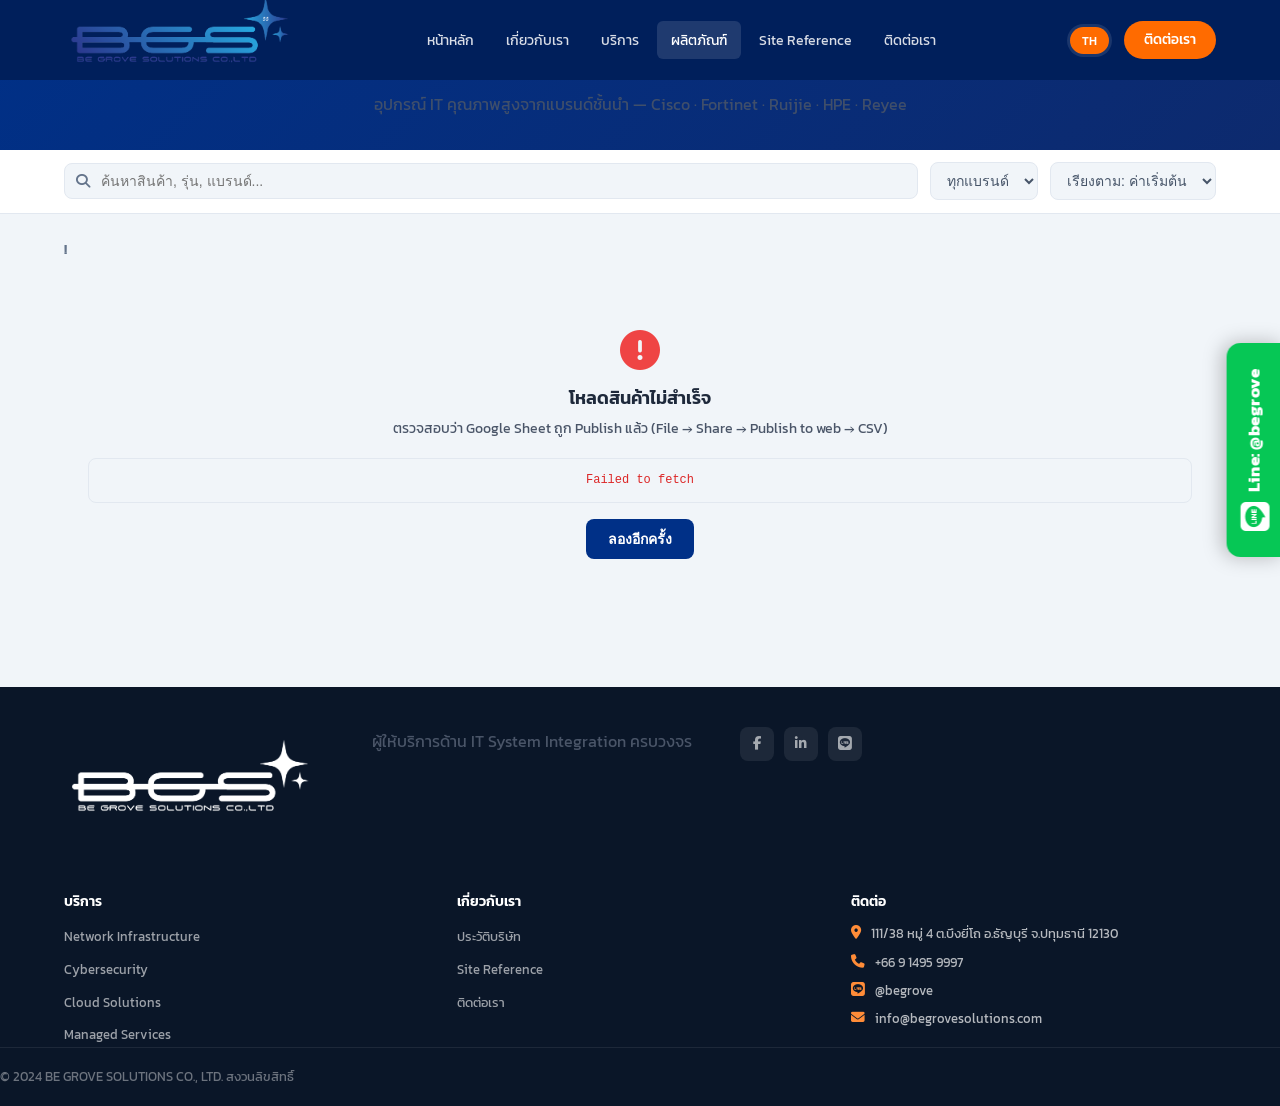
<file: .claude/worktrees/serene-perlman-f8f729/products.html>
<!DOCTYPE html>
<html lang="th">
<head>
  <meta charset="UTF-8" />
  <meta name="viewport" content="width=device-width, initial-scale=1.0" />
  <title>ผลิตภัณฑ์ | BE GROVE SOLUTIONS CO., LTD</title>
  <meta name="description" content="ผลิตภัณฑ์ IT คุณภาพสูงจากแบรนด์ชั้นนำ Cisco, HPE, Fortinet, Aruba, Ruijie, Reyee" />
  <link rel="stylesheet" href="css/style.css" />
  <link rel="stylesheet" href="https://cdnjs.cloudflare.com/ajax/libs/font-awesome/6.5.0/css/all.min.css" />
  <style>
    /* ── TOKENS ── */
    :root {
      --sp1:.25rem;--sp2:.5rem;--sp3:.75rem;--sp4:1rem;--sp5:1.25rem;--sp6:1.5rem;--sp8:2rem;--sp10:2.5rem;--sp12:3rem;
      --r-sm:4px;--r-md:8px;--r-lg:12px;--r-xl:16px;
      --tx-xs:.75rem;--tx-sm:.875rem;--tx-base:1rem;--tx-lg:1.125rem;
      --surface:#f1f5f9;--surface-raised:#fff;--border:#e2e8f0;
      --text-muted:#64748b;--text-body:#475569;
      --shadow-card:0 2px 8px rgba(0,0,0,.07);
      --shadow-card-hover:0 6px 20px rgba(0,0,0,.12);
    }

    /* ── PAGE BG ── */
    body { background:var(--surface); }

    /* ── HERO ── */
    .prod-hero {
      background: linear-gradient(135deg, var(--primary) 0%, #0d2a6e 100%);
      padding: var(--sp10) 0 var(--sp8);
      text-align: center;
      color: #fff;
    }
    .prod-hero h1 { font-size: 2rem; font-weight: 800; margin-bottom: var(--sp2); }
    .prod-hero p  { font-size: var(--tx-base); opacity: .85; }

    /* ── FILTER BAR ── */
    .filter-bar {
      background: var(--surface-raised);
      border-bottom: 1px solid var(--border);
      position: sticky;
      top: 60px;
      z-index: 90;
      padding: var(--sp3) 0 0;
    }
    .filter-row {
      display: flex;
      gap: var(--sp3);
      align-items: center;
      padding: 0 0 var(--sp3);
      flex-wrap: wrap;
    }
    .search-wrap {
      flex: 1;
      min-width: 200px;
      position: relative;
    }
    .search-wrap i {
      position: absolute;
      left: 12px;
      top: 50%;
      transform: translateY(-50%);
      color: var(--text-muted);
      font-size: var(--tx-sm);
    }
    .search-wrap input {
      width: 100%;
      padding: 9px 12px 9px 36px;
      border: 1px solid var(--border);
      border-radius: var(--r-md);
      font-size: var(--tx-sm);
      outline: none;
      background: var(--surface);
      transition: border-color .15s;
    }
    .search-wrap input:focus { border-color: var(--primary); background: #fff; }
    .filter-select {
      padding: 9px 12px;
      border: 1px solid var(--border);
      border-radius: var(--r-md);
      font-size: var(--tx-sm);
      background: var(--surface);
      color: var(--text-body);
      cursor: pointer;
      outline: none;
    }
    .filter-select:focus { border-color: var(--primary); }

    /* ── CATEGORY TABS ── */
    .cat-tabs {
      display: flex;
      gap: var(--sp2);
      overflow-x: auto;
      padding-bottom: 1px;
      scrollbar-width: none;
    }
    .cat-tabs::-webkit-scrollbar { display: none; }
    .cat-tab {
      padding: 7px 16px;
      border: none;
      border-bottom: 3px solid transparent;
      background: none;
      font-size: var(--tx-sm);
      font-weight: 600;
      color: var(--text-muted);
      cursor: pointer;
      white-space: nowrap;
      transition: color .15s, border-color .15s;
    }
    .cat-tab:hover { color: var(--primary); }
    .cat-tab.active { color: var(--primary); border-bottom-color: var(--primary); }

    /* ── MAIN CONTENT ── */
    .prod-main { padding: var(--sp6) 0 var(--sp12); }

    /* ── RESULT HEADER ── */
    .result-header {
      display: flex;
      justify-content: space-between;
      align-items: center;
      margin-bottom: var(--sp5);
    }
    .result-count {
      font-size: var(--tx-sm);
      color: var(--text-muted);
    }
    .result-count strong { color: var(--text-body); }

    /* ── PRODUCT GRID ── */
    .prod-grid {
      display: grid;
      grid-template-columns: repeat(4, 1fr);
      gap: var(--sp5);
    }
    @media (max-width:1100px) { .prod-grid { grid-template-columns: repeat(3, 1fr); } }
    @media (max-width:750px)  { .prod-grid { grid-template-columns: repeat(2, 1fr); gap: var(--sp3); } }
    @media (max-width:420px)  { .prod-grid { grid-template-columns: 1fr; } }

    /* ── PRODUCT CARD ── */
    .prod-card {
      background: var(--surface-raised);
      border-radius: var(--r-lg);
      border: 1px solid var(--border);
      overflow: hidden;
      display: flex;
      flex-direction: column;
      transition: box-shadow .2s, transform .2s;
      cursor: pointer;
    }
    .prod-card:hover {
      box-shadow: var(--shadow-card-hover);
      transform: translateY(-3px);
    }
    .card-img-wrap {
      position: relative;
      aspect-ratio: 1 / 1;
      background: var(--surface);
      overflow: hidden;
    }
    .card-img-wrap img {
      width: 100%;
      height: 100%;
      object-fit: contain;
      padding: var(--sp3);
      transition: transform .25s;
    }
    .prod-card:hover .card-img-wrap img { transform: scale(1.04); }
    .card-cat-badge {
      position: absolute;
      top: 8px;
      left: 8px;
      background: var(--primary);
      color: #fff;
      font-size: .65rem;
      font-weight: 700;
      padding: 3px 8px;
      border-radius: var(--r-sm);
      letter-spacing: .3px;
      max-width: 70%;
      overflow: hidden;
      text-overflow: ellipsis;
      white-space: nowrap;
    }
    .card-body {
      padding: var(--sp3) var(--sp4) var(--sp2);
      flex: 1;
    }
    .card-brand {
      font-size: .7rem;
      font-weight: 700;
      color: var(--text-muted);
      text-transform: uppercase;
      letter-spacing: .5px;
      margin-bottom: var(--sp1);
    }
    .card-name {
      font-size: var(--tx-sm);
      font-weight: 600;
      color: #1e293b;
      line-height: 1.4;
      margin-bottom: var(--sp1);
      display: -webkit-box;
      -webkit-line-clamp: 2;
      -webkit-box-orient: vertical;
      overflow: hidden;
    }
    .card-name a {
      color: inherit;
      text-decoration: none;
    }
    .card-name a:hover { color: var(--primary); }
    .card-model {
      font-size: var(--tx-xs);
      color: var(--text-muted);
      font-family: monospace;
      letter-spacing: .3px;
    }
    .card-foot {
      padding: var(--sp2) var(--sp4) var(--sp4);
      display: flex;
      align-items: center;
      justify-content: space-between;
      gap: var(--sp2);
      border-top: 1px solid var(--border);
      margin-top: var(--sp2);
    }
    .card-price { font-size: var(--tx-base); font-weight: 700; color: var(--primary); }
    .card-price.contact { font-size: var(--tx-xs); color: var(--text-muted); font-weight: 600; }
    .btn-detail {
      padding: 6px 14px;
      background: var(--primary);
      color: #fff;
      border-radius: var(--r-md);
      font-size: var(--tx-xs);
      font-weight: 700;
      text-decoration: none;
      white-space: nowrap;
      transition: background .15s;
    }
    .btn-detail:hover { background: var(--accent); color: #fff; }

    /* ── SKELETON LOADING ── */
    .skeleton {
      background: linear-gradient(90deg,#e2e8f0 25%,#f1f5f9 50%,#e2e8f0 75%);
      background-size: 200% 100%;
      animation: shimmer 1.4s infinite;
      border-radius: var(--r-md);
    }
    @keyframes shimmer { 0%{background-position:200% 0} 100%{background-position:-200% 0} }
    .skel-card {
      background: var(--surface-raised);
      border-radius: var(--r-lg);
      border: 1px solid var(--border);
      overflow: hidden;
    }
    .skel-img  { aspect-ratio:1/1; }
    .skel-body { padding: var(--sp4); }
    .skel-line { height:12px; margin-bottom:8px; }
    .skel-line.short { width:60%; }
    .skel-line.med   { width:80%; }
    .skel-line.full  { width:100%; }

    /* ── EMPTY / ERROR STATE ── */
    .state-box {
      text-align: center;
      padding: var(--sp12) var(--sp6);
      color: var(--text-muted);
      grid-column: 1 / -1;
    }
    .state-box i { font-size: 2.5rem; margin-bottom: var(--sp4); display: block; }
    .state-box h3 { font-size: var(--tx-lg); color: #1e293b; margin-bottom: var(--sp2); }
    .state-box p  { font-size: var(--tx-sm); margin-bottom: var(--sp4); }
    .state-box code {
      display: block;
      background: #f1f5f9;
      border: 1px solid var(--border);
      padding: var(--sp3) var(--sp4);
      border-radius: var(--r-md);
      font-size: var(--tx-xs);
      color: #dc2626;
      margin-bottom: var(--sp4);
      word-break: break-all;
    }
    .btn-retry {
      display: inline-block;
      padding: 9px 22px;
      background: var(--primary);
      color: #fff;
      border: none;
      border-radius: var(--r-md);
      font-size: var(--tx-sm);
      font-weight: 700;
      cursor: pointer;
    }
    .btn-retry:hover { background: var(--accent); }

    /* ── PAGINATION ── */
    .pagination {
      display: flex;
      gap: var(--sp2);
      justify-content: center;
      align-items: center;
      margin-top: var(--sp8);
      flex-wrap: wrap;
    }
    .pg-btn {
      min-width: 36px;
      height: 36px;
      padding: 0 10px;
      border: 1px solid var(--border);
      background: var(--surface-raised);
      border-radius: var(--r-md);
      font-size: var(--tx-sm);
      color: var(--text-body);
      cursor: pointer;
      transition: background .15s, color .15s, border-color .15s;
      display: flex;
      align-items: center;
      justify-content: center;
    }
    .pg-btn:hover:not(:disabled) { background: #eff6ff; border-color: var(--primary); color: var(--primary); }
    .pg-btn.active { background: var(--primary); color: #fff; border-color: var(--primary); font-weight: 700; }
    .pg-btn:disabled { opacity: .4; cursor: not-allowed; }
    .pg-dots { font-size: var(--tx-sm); color: var(--text-muted); padding: 0 var(--sp1); }
  </style>
</head>
<body class="products-page">

<!-- NAVBAR -->
<nav class="navbar solid" id="navbar">
  <div class="nav-container">
    <a href="index.html" class="nav-logo">
      <img src="bgs-logo1.png" alt="BE GROVE SOLUTIONS CO., LTD" class="nav-logo-img" />
    </a>
    <ul class="nav-menu" role="menubar">
      <li role="none"><a href="index.html" class="nav-link" role="menuitem">หน้าหลัก</a></li>
      <li role="none"><a href="about.html" class="nav-link" role="menuitem">เกี่ยวกับเรา</a></li>
      <li role="none"><a href="services.html" class="nav-link" role="menuitem">บริการ</a></li>
      <li role="none"><a href="products.html" class="nav-link active" role="menuitem" aria-current="page">ผลิตภัณฑ์</a></li>
      <li role="none"><a href="reference.html" class="nav-link" role="menuitem">Site Reference</a></li>
      <li role="none"><a href="contact.html" class="nav-link" role="menuitem">ติดต่อเรา</a></li>
    </ul>
    <div class="nav-right">
      <div class="lang-switch">
        <button class="lang-btn active" data-lang="th">TH</button>
        <button class="lang-btn" data-lang="en">EN</button>
      </div>
      <a href="contact.html" class="nav-contact-btn">ติดต่อเรา</a>
    </div>
    <button class="hamburger" aria-label="เปิดเมนู" aria-expanded="false"><span></span><span></span><span></span></button>
  </div>
</nav>
<div class="mobile-menu" role="navigation" aria-label="เมนูมือถือ">
  <a href="index.html" class="nav-link">หน้าหลัก</a>
  <a href="about.html" class="nav-link">เกี่ยวกับเรา</a>
  <a href="services.html" class="nav-link">บริการ</a>
  <a href="products.html" class="nav-link" aria-current="page">ผลิตภัณฑ์</a>
  <a href="reference.html" class="nav-link">Site Reference</a>
  <a href="contact.html" class="nav-link">ติดต่อเรา</a>
  <div class="lang-switch">
    <button class="lang-btn active" data-lang="th">TH</button>
    <button class="lang-btn" data-lang="en">EN</button>
  </div>
  <a href="contact.html" class="nav-contact-btn">ติดต่อเรา</a>
</div>

<!-- HERO -->
<section class="prod-hero">
  <div class="container">
    <h1>ผลิตภัณฑ์</h1>
    <p>อุปกรณ์ IT คุณภาพสูงจากแบรนด์ชั้นนำ — Cisco · Fortinet · Ruijie · HPE · Reyee</p>
  </div>
</section>

<!-- FILTER BAR -->
<div class="filter-bar" id="filterBar">
  <div class="container">
    <div class="filter-row">
      <div class="search-wrap">
        <i class="fas fa-search" aria-hidden="true"></i>
        <input type="text" id="searchInput" placeholder="ค้นหาสินค้า, รุ่น, แบรนด์..." autocomplete="off" aria-label="ค้นหาสินค้า" />
      </div>
      <select class="filter-select" id="brandSelect" aria-label="เลือกแบรนด์">
        <option value="all">ทุกแบรนด์</option>
      </select>
      <select class="filter-select" id="sortSelect" aria-label="เรียงตาม">
        <option value="default">เรียงตาม: ค่าเริ่มต้น</option>
        <option value="price_asc">ราคา: ต่ำ → สูง</option>
        <option value="price_desc">ราคา: สูง → ต่ำ</option>
        <option value="name_asc">ชื่อ A → Z</option>
      </select>
    </div>
    <div class="cat-tabs" id="catTabs" role="tablist" aria-label="หมวดหมู่สินค้า"></div>
  </div>
</div>

<!-- PRODUCTS MAIN -->
<main class="prod-main" id="prodMain">
  <div class="container">
    <div class="result-header">
      <p class="result-count" id="resultCount" aria-live="polite">กำลังโหลด...</p>
    </div>
    <div class="prod-grid" id="prodGrid" role="list"></div>
    <div class="pagination" id="pagination" role="navigation" aria-label="หน้าสินค้า"></div>
  </div>
</main>

<!-- FOOTER -->
<footer class="footer">
  <div class="container">
    <div class="footer-inner">
      <div class="footer-brand">
        <div class="logo-wrap">
          <img src="bgs-logo1.png" alt="BE GROVE SOLUTIONS CO., LTD" class="footer-logo-img" />
        </div></div>
        <p>ผู้ให้บริการด้าน IT System Integration ครบวงจร</p>
        <div class="footer-social">
          <a href="#" aria-label="Facebook"><i class="fab fa-facebook-f" aria-hidden="true"></i></a>
          <a href="#" aria-label="LinkedIn"><i class="fab fa-linkedin-in" aria-hidden="true"></i></a>
          <a href="#" aria-label="LINE"><i class="fab fa-line" aria-hidden="true"></i></a>
        </div>
      </div>
      <div class="footer-links">
        <div class="footer-col">
          <h4>บริการ</h4>
          <ul>
            <li><a href="services.html">Network Infrastructure</a></li>
            <li><a href="services.html">Cybersecurity</a></li>
            <li><a href="services.html">Cloud Solutions</a></li>
            <li><a href="services.html">Managed Services</a></li>
          </ul>
        </div>
        <div class="footer-col">
          <h4>เกี่ยวกับเรา</h4>
          <ul>
            <li><a href="about.html">ประวัติบริษัท</a></li>
            <li><a href="reference.html">Site Reference</a></li>
            <li><a href="contact.html">ติดต่อเรา</a></li>
          </ul>
        </div>
        <div class="footer-col">
          <h4>ติดต่อ</h4>
          <ul>
            <li class="contact-li"><i class="fas fa-map-marker-alt" aria-hidden="true"></i><span>111/38 หมู่ 4 ต.บึงยี่โถ อ.ธัญบุรี จ.ปทุมธานี 12130</span></li>
            <li class="contact-li"><i class="fas fa-phone" aria-hidden="true"></i><span>+66 9 1495 9997</span></li>
            <li class="contact-li"><i class="fab fa-line" aria-hidden="true"></i><span>@begrove</span></li>
            <li class="contact-li"><i class="fas fa-envelope" aria-hidden="true"></i><span>info@begrovesolutions.com</span></li>
          </ul>
        </div>
      </div>
    </div>
    <div class="footer-bottom">
      <p>© 2024 BE GROVE SOLUTIONS CO., LTD. สงวนลิขสิทธิ์</p>
    </div>
  </div>
</footer>

<a href="https://line.me/ti/p/@begrove" target="_blank" class="sticky-line-tab" title="Chat with us on LINE">
  <div class="slt-inner">
    <i class="fab fa-line slt-icon" aria-hidden="true"></i>
    <span class="slt-label">Line: @begrove</span>
  </div>
</a>

<script src="js/main.js"></script>
<script>
/* ============================================================
   PRODUCTS DATA LAYER (inlined — ไม่ขึ้นกับ external file)
   ============================================================ */
const CSV_URL   = 'https://docs.google.com/spreadsheets/d/e/2PACX-1vQBNJ_Y-rOU6R4dqcuipcEGNH5H_1nY0OGAquQ_jt6X7mTJaa235d51-KFCXmwposBI_cP6jHnutfEh/pub?output=csv';
const CACHE_KEY = 'bgs_products_v2';
const CACHE_TTL = 0;

function parseCSV(text) {
  const lines = []; let line = [], field = '', inQ = false;
  for (let i = 0; i < text.length; i++) {
    const ch = text[i], nx = text[i+1];
    if (ch==='"') { if(inQ&&nx==='"'){field+='"';i++;}else inQ=!inQ; }
    else if (ch===','&&!inQ) { line.push(field);field=''; }
    else if ((ch==='\n'||(ch==='\r'&&nx==='\n'))&&!inQ) {
      if(ch==='\r')i++; line.push(field);field='';
      if(line.some(f=>f.trim()))lines.push(line); line=[];
    } else if (ch!=='\r') field+=ch;
  }
  if(field||line.length){line.push(field);if(line.some(f=>f.trim()))lines.push(line);}
  return lines;
}
function csvToObjects(rows) {
  if(rows.length<2)return[];
  const h=rows[0].map(v=>v.trim().toLowerCase().replace(/\s+/g,'_'));
  return rows.slice(1).map(row=>{const o={};h.forEach((k,i)=>{o[k]=(row[i]||'').trim();});return o;});
}
function driveUrl(url) {
  if(!url)return''; url=url.trim();
  const m1=url.match(/\/d\/([a-zA-Z0-9_-]{10,})/);
  if(m1)return`https://drive.google.com/uc?export=view&id=${m1[1]}`;
  const m2=url.match(/[?&]id=([a-zA-Z0-9_-]{10,})/);
  if(m2)return`https://drive.google.com/uc?export=view&id=${m2[1]}`;
  return url;
}
function mapRow(r) {
  return {
    id:      r.id||'',
    name:    r.name||r.name_th||'',
    model:   r.model||'',
    brand:   r.brand||'',
    cat:     r.category||r.cat||'ทั่วไป',
    price:   r.price||'0',
    image:   driveUrl(r.image||r.image_1||''),
    details: r.details||r.desc_th||r.desc||'',
    specs:   r.specs||r.details||'',
    tags:    r.tags?r.tags.split(',').map(t=>t.trim()).filter(Boolean):[],
    visible: r.visible!=='FALSE'&&r.visible!=='false'&&r.visible!=='0',
  };
}
async function loadProducts() {
  try {
    const raw=localStorage.getItem(CACHE_KEY);
    if(raw){const{ts,data}=JSON.parse(raw);if(Date.now()-ts<CACHE_TTL)return data;}
  } catch(e){}
  const res=await fetch(CSV_URL);
  if(!res.ok)throw new Error(`Sheet fetch failed (${res.status}) — ตรวจสอบว่า Sheet ถูก Publish แล้ว`);
  const text=await res.text();
  if(!text.trim())throw new Error('Sheet ว่างเปล่า — ตรวจสอบ Publish และข้อมูลใน Sheet');
  const data=csvToObjects(parseCSV(text)).map(mapRow).filter(p=>p.visible&&p.name);
  try{localStorage.setItem(CACHE_KEY,JSON.stringify({ts:Date.now(),data}));}catch(e){}
  return data;
}
function clearProductsCache(){localStorage.removeItem(CACHE_KEY);console.log('[BGS] cache cleared');}
</script>
<script>
/* ============================================================
   PRODUCTS PAGE — v2
   Search · Category tabs · Brand filter · Sort · Pagination
   ============================================================ */

const ITEMS_PER_PAGE = 12;

let ALL_PRODUCTS  = [];
let activeCat     = 'all';
let activeBrand   = 'all';
let activeSort    = 'default';
let searchQ       = '';
let currentPage   = 1;

const gridEl      = document.getElementById('prodGrid');
const paginEl     = document.getElementById('pagination');
const countEl     = document.getElementById('resultCount');
const catTabsEl   = document.getElementById('catTabs');
const brandSel    = document.getElementById('brandSelect');
const sortSel     = document.getElementById('sortSelect');
const searchInput = document.getElementById('searchInput');

/* ── HELPERS ── */
function esc(s) {
  return String(s||'').replace(/&/g,'&amp;').replace(/</g,'&lt;').replace(/>/g,'&gt;').replace(/"/g,'&quot;');
}

/* ── FILTER + SORT ── */
function getFiltered() {
  let list = [...ALL_PRODUCTS];
  if (activeCat !== 'all')   list = list.filter(p => p.cat === activeCat);
  if (activeBrand !== 'all') list = list.filter(p => p.brand === activeBrand);
  if (searchQ) {
    const q = searchQ.toLowerCase();
    list = list.filter(p =>
      (p.name||'').toLowerCase().includes(q) ||
      (p.model||'').toLowerCase().includes(q) ||
      (p.brand||'').toLowerCase().includes(q) ||
      (p.cat||'').toLowerCase().includes(q) ||
      (p.details||'').toLowerCase().includes(q)
    );
  }
  if (activeSort === 'price_asc')  list.sort((a,b) => Number(a.price||0) - Number(b.price||0));
  if (activeSort === 'price_desc') list.sort((a,b) => Number(b.price||0) - Number(a.price||0));
  if (activeSort === 'name_asc')   list.sort((a,b) => (a.name||'').localeCompare(b.name||'','th'));
  return list;
}

/* ── CARD HTML ── */
function cardHtml(p) {
  const imgSrc  = p.image || '';
  const imgHtml = imgSrc
    ? `<img src="${esc(imgSrc)}" alt="${esc(p.name)}" loading="lazy"
         onerror="this.style.display='none';this.nextElementSibling.style.display='flex'">`
    : '';
  const noImgHtml = `<div style="display:${imgSrc?'none':'flex'};width:100%;height:100%;align-items:center;justify-content:center;color:#94a3b8;font-size:2.5rem"><i class="fas fa-image" aria-hidden="true"></i></div>`;
  const priceHtml = (!p.price || p.price === '0')
    ? `<span class="card-price contact"><i class="fas fa-tag" style="margin-right:4px" aria-hidden="true"></i>ติดต่อสอบถาม</span>`
    : `<span class="card-price">฿${Number(p.price).toLocaleString()}</span>`;

  return `
<article class="prod-card" role="listitem" onclick="location.href='product.html?id=${esc(p.id)}'">
  <div class="card-img-wrap">
    ${imgHtml}${noImgHtml}
    ${p.cat ? `<span class="card-cat-badge">${esc(p.cat)}</span>` : ''}
  </div>
  <div class="card-body">
    ${p.brand ? `<p class="card-brand">${esc(p.brand)}</p>` : ''}
    <h3 class="card-name"><a href="product.html?id=${esc(p.id)}" onclick="event.stopPropagation()">${esc(p.name)}</a></h3>
    ${p.model ? `<p class="card-model">${esc(p.model)}</p>` : ''}
  </div>
  <div class="card-foot">
    ${priceHtml}
    <a href="product.html?id=${esc(p.id)}" class="btn-detail" onclick="event.stopPropagation()">ดูรายละเอียด</a>
  </div>
</article>`;
}

/* ── SKELETON CARDS ── */
function skeletonCards(n) {
  return Array.from({length:n}, () => `
<div class="skel-card" role="listitem">
  <div class="skel-img skeleton"></div>
  <div class="skel-body">
    <div class="skel-line short skeleton"></div>
    <div class="skel-line med skeleton"></div>
    <div class="skel-line full skeleton"></div>
    <div class="skel-line short skeleton" style="margin-top:12px"></div>
  </div>
</div>`).join('');
}

/* ── PAGINATION ── */
function buildPagination(current, total) {
  if (total <= 1) return '';
  const pages = [];
  const range = 2;
  for (let i = 1; i <= total; i++) {
    if (i === 1 || i === total || (i >= current - range && i <= current + range)) {
      pages.push(i);
    } else if (pages[pages.length - 1] !== '…') {
      pages.push('…');
    }
  }
  const prev = `<button class="pg-btn" onclick="goPage(${current-1})" ${current===1?'disabled':''} aria-label="หน้าก่อนหน้า"><i class="fas fa-chevron-left" aria-hidden="true"></i></button>`;
  const next = `<button class="pg-btn" onclick="goPage(${current+1})" ${current===total?'disabled':''} aria-label="หน้าถัดไป"><i class="fas fa-chevron-right" aria-hidden="true"></i></button>`;
  const nums = pages.map(p =>
    p === '…'
      ? `<span class="pg-dots">…</span>`
      : `<button class="pg-btn ${p===current?'active':''}" onclick="goPage(${p})" aria-label="หน้า ${p}" ${p===current?'aria-current="page"':''}>${p}</button>`
  ).join('');
  return prev + nums + next;
}

function goPage(n) {
  const filtered = getFiltered();
  const totalPages = Math.ceil(filtered.length / ITEMS_PER_PAGE);
  currentPage = Math.max(1, Math.min(n, totalPages));
  renderGrid(filtered);
  window.scrollTo({ top: document.getElementById('filterBar').offsetTop - 70, behavior: 'smooth' });
}

/* ── RENDER ── */
function renderGrid(filtered) {
  const totalPages = Math.ceil(filtered.length / ITEMS_PER_PAGE);
  const slice = filtered.slice((currentPage - 1) * ITEMS_PER_PAGE, currentPage * ITEMS_PER_PAGE);

  if (filtered.length === 0) {
    gridEl.innerHTML = `
      <div class="state-box">
        <i class="fas fa-box-open" aria-hidden="true"></i>
        <h3>ไม่พบสินค้า</h3>
        <p>ลองเปลี่ยนคำค้นหาหรือเลือกหมวดหมู่อื่น</p>
        <button class="btn-retry" onclick="resetFilters()">ล้างตัวกรองทั้งหมด</button>
      </div>`;
    paginEl.innerHTML = '';
    countEl.innerHTML = 'ไม่พบสินค้า';
    return;
  }

  gridEl.innerHTML = slice.map(cardHtml).join('');
  paginEl.innerHTML = buildPagination(currentPage, totalPages);
  countEl.innerHTML = `แสดง <strong>${slice.length}</strong> จาก <strong>${filtered.length}</strong> รายการ`;
}

function render() {
  currentPage = 1;
  renderGrid(getFiltered());
}

/* ── BUILD FILTERS ── */
function buildFilters() {
  // Category tabs
  const cats = ['all', ...[...new Set(ALL_PRODUCTS.map(p => p.cat).filter(Boolean))].sort()];
  catTabsEl.innerHTML = cats.map(c =>
    `<button class="cat-tab ${c === activeCat ? 'active' : ''}" role="tab"
      aria-selected="${c === activeCat}" data-cat="${esc(c)}" onclick="setCat('${esc(c)}')">${c === 'all' ? 'ทั้งหมด' : esc(c)}</button>`
  ).join('');

  // Brand dropdown
  const brands = ['all', ...[...new Set(ALL_PRODUCTS.map(p => p.brand).filter(Boolean))].sort()];
  brandSel.innerHTML = brands.map(b =>
    `<option value="${esc(b)}" ${b === activeBrand ? 'selected' : ''}>${b === 'all' ? 'ทุกแบรนด์' : esc(b)}</option>`
  ).join('');
}

/* ── FILTER ACTIONS ── */
function setCat(cat) {
  activeCat = cat;
  catTabsEl.querySelectorAll('.cat-tab').forEach(btn => {
    btn.classList.toggle('active', btn.dataset.cat === cat);
    btn.setAttribute('aria-selected', btn.dataset.cat === cat);
  });
  render();
}

function resetFilters() {
  activeCat = 'all';
  activeBrand = 'all';
  activeSort = 'default';
  searchQ = '';
  searchInput.value = '';
  sortSel.value = 'default';
  brandSel.value = 'all';
  buildFilters();
  render();
}

/* ── EVENT LISTENERS ── */
brandSel.addEventListener('change', () => { activeBrand = brandSel.value; render(); });
sortSel.addEventListener('change',  () => { activeSort = sortSel.value;   render(); });
searchInput.addEventListener('input', () => {
  searchQ = searchInput.value.trim();
  render();
});

/* ── ERROR STATE ── */
function showError(err) {
  const isRefErr = err instanceof ReferenceError && /loadProducts/.test(err.message);
  const hint = isRefErr
    ? 'ไฟล์ js/products-data.js ไม่ได้โหลด — ลอง Ctrl+Shift+R (hard refresh)'
    : 'ตรวจสอบว่า Google Sheet ถูก Publish แล้ว (File → Share → Publish to web → CSV)';
  gridEl.innerHTML = `
    <div class="state-box">
      <i class="fas fa-exclamation-circle" style="color:#ef4444" aria-hidden="true"></i>
      <h3>โหลดสินค้าไม่สำเร็จ</h3>
      <p>${hint}</p>
      <code>${esc(err.message)}</code>
      <button class="btn-retry" onclick="initProducts()">ลองอีกครั้ง</button>
    </div>`;
  paginEl.innerHTML = '';
  countEl.innerHTML = '!';
}

/* ── INIT ── */
gridEl.innerHTML = skeletonCards(8);
countEl.textContent = 'กำลังโหลด...';

async function initProducts() {
  gridEl.innerHTML = skeletonCards(8);
  countEl.textContent = 'กำลังโหลด...';
  paginEl.innerHTML = '';

  if (typeof loadProducts !== 'function') {
    showError(new ReferenceError('loadProducts is not defined — products-data.js ไม่ได้โหลด'));
    return;
  }
  try {
    ALL_PRODUCTS = await loadProducts();
    buildFilters();
    render();
  } catch (err) {
    console.error('[BGS] loadProducts failed:', err);
    showError(err);
  }
}

initProducts();
</script>
</body>
</html>
                                                                                                                                                                                                                                                                                                                                                                                                                                                                                                                                                                                                                                                                                                                                                                                                                                                                                                                                                                                                                                                                                                                                                                                                                                                                                                                                                                                                                                                                                                                                                                                                                                                                                                                                                                                                                                                                                                                                                                                                                                                                                                                                                                                                                                                                                                                                                                                                                                                                                                                                                                                                                                                                                                                                                                                                                                                                                                                                                                                                                                                                                                                                                                                                                                                                                                                                                                                                                                                                                                                                                                                                                                                                                                                                                                                                                                                                                                                                                                                                                                                                                                                                                                                                                                                                                                                                                                                                                                                                                                                                                                                                                                                                                                                                                                                                                                                                                                                                                                                                                                                                                                                                                                                                                                                                                                                                                                                                                                                                                                                                                                                                                                                                                                                                                                                                                                                                                                                                                                                                                                                                                                                                                                                                                                                                                                                                                                                                                                                                                                                                                                                                                                                                                                                                                                                                                                                                                                                                                                                                                                                                                                                                                                                                                                                                                                                                                                                                                                                                                                                                                                                                                                                                                                                                                                                                                                                                                                                                                                                                                                                                                                                                                                                                                                                                                                                                                                                                                                                                                                                                                                                                                                                                                                                                                                                                                                                                                                                                                                                                                                                                                                                                                                                                                                                                                                                                                                                                                                                                                                                                                                                                                                                                                                                                                                                                                                                                                                                                                                                                                                                                                                                                                                                                                                                                                                                                                                                                                                                                                                                                                                                                                                                                                                                                                                                                                                                                                                                                                                                                                                                                                                                                                                                                                                                                                                                                                                                                                                                                                                                                                                                                                                                                                                                                                                                                                                                                                                                                                                                                                                                                                                                                                                                                                                                                                                                                                                                                                                                                                                                                                                                                                                                                                                                                                                                                                                                                                                                                                                                                                                                                                                                                                                                                                                                                                                                                                                                                                                                                                                                                                                                                                                                                                                                                                                                                                                                                                                                                                                                                                                                                                                                                                                                                                                                                                                                                                                                                                                                                                                                                                                                                                                                                                                                                                                                                                                                                                                                                                                                                                                                                                                                                                                                                                                                                                                                                                                                                                                                                                                                                                                                                                                                                                                                                                                                                                                                                                                                                                                                                                                                                                                                                                                                                                                                                                                                                                                                                                                                                                                                                                                                                                                                                                                                                                                                                                                                                                                                                                                                                                                                                                                                                                                                                                                                                                                                                                                                                                                                                                                                                                                                                                                                                                                                                                                                                                                                                                                                                                                                                                                                                                                                                                                                                                                                                                                                                                                                                                                                                                                                                                                                                                                                                                                                                                                                                                                                                                                                                                                                                                                                                                                                                                                                                                                                                                                                                                                                                                                                                                                                                                                                                                                                                                                                                                                                                                                                                                                                                                                                                                                                                                                                                                                                                                                                                                                                                                                                                                                                                                                                                                                                                                                                                                                                                                                                                                                                                                                                                                                                                                                                                                                                                                                                                                                                                                                                                                                                                                                                                                                                                                                                                                                                                                                                                                                                                                                                                                                                                                                                                                                                                                                                                                                                                                                                                                                                                                                                                                                                                                                                                                                                                                                                                                                                                                                                                                                                                                                                                                                                                                                                                                                                                                                                                                                                                                                                                                                                                                                                                                                                                                                                                                                                                                                                                                                                                                                                                                                                                                                                                                                                                                                                                                                                                                                                                                                                                                                                                                                                                                                                                                                                                                                                                                                                                                                                                                                                                                                                                                                                                                                                                                                                                                                                         
</file>
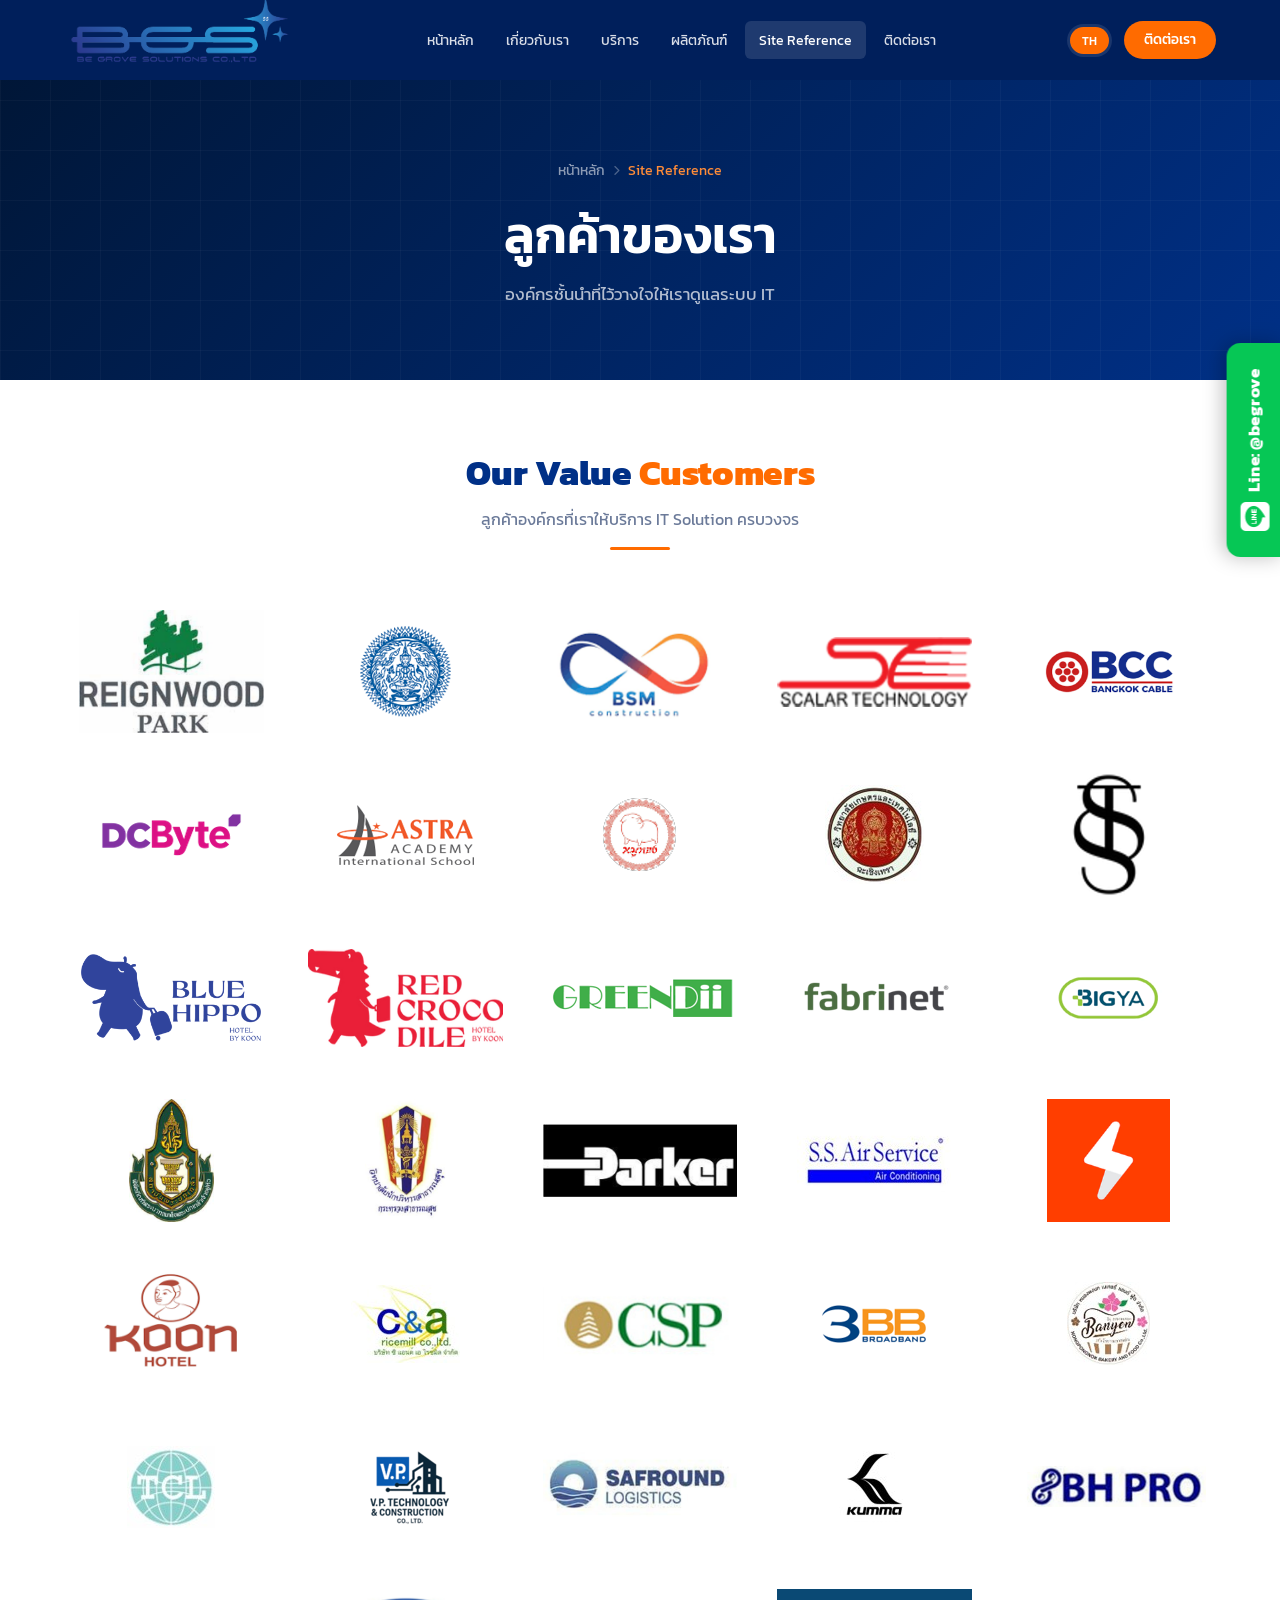
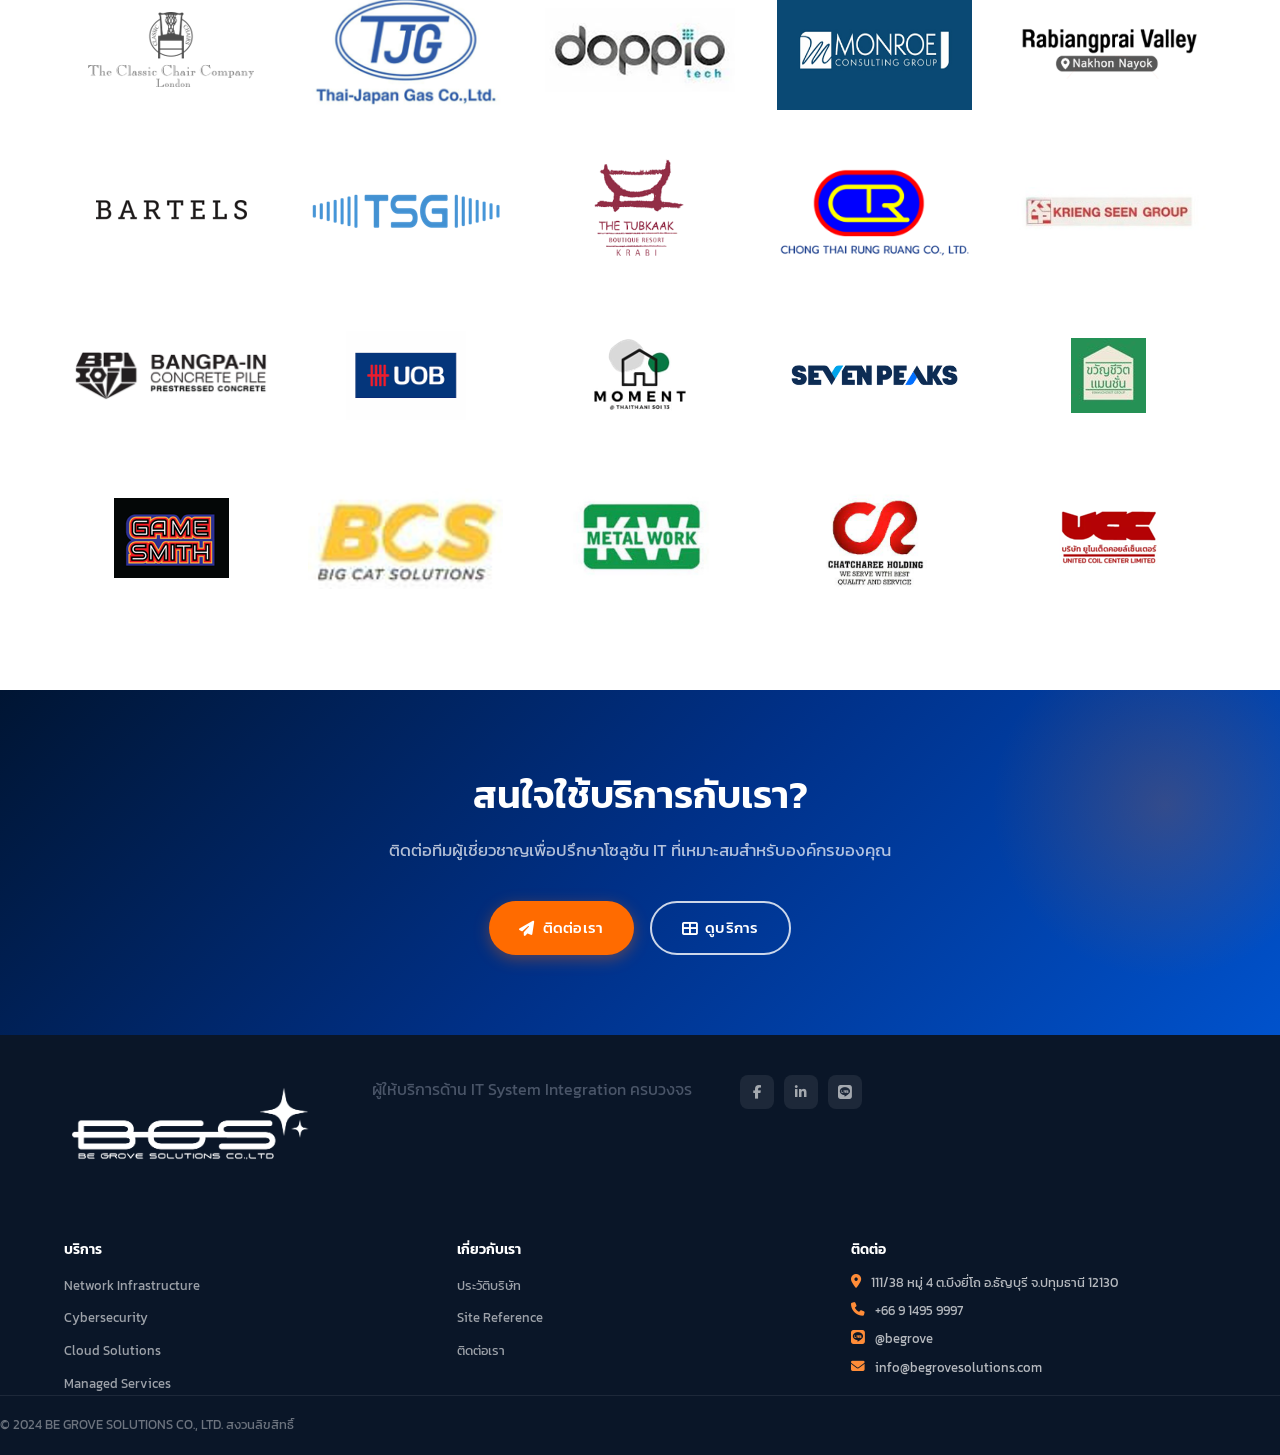
<file: .claude/worktrees/serene-perlman-f8f729/reference.html>
<!DOCTYPE html>
<html lang="th">
<head>
  <meta charset="UTF-8" />
  <meta name="viewport" content="width=device-width, initial-scale=1.0" />
  <title>Site Reference | BE GROVE SOLUTIONS CO., LTD</title>
  <link rel="stylesheet" href="css/style.css" />
  <link rel="stylesheet" href="https://cdnjs.cloudflare.com/ajax/libs/font-awesome/6.5.0/css/all.min.css" />
  <style>
    .customers-section {
      padding: 70px 0 80px;
      background: #fff;
    }
    .customers-header {
      text-align: center;
      margin-bottom: 50px;
    }
    .customers-header h2 {
      font-size: 2.2rem;
      font-weight: 800;
      color: var(--primary);
      margin-bottom: 10px;
    }
    .customers-header h2 span {
      color: var(--accent);
    }
    .customers-header p {
      color: #6b7a99;
      font-size: 1rem;
    }
    .customers-header .ref-cat-line {
      width: 60px;
      height: 3px;
      background: var(--accent);
      margin: 14px auto 0;
      border-radius: 2px;
    }
    .logo-grid {
      display: grid;
      grid-template-columns: repeat(5, 1fr);
      gap: 20px;
    }
    @media (max-width: 1100px) { .logo-grid { grid-template-columns: repeat(4, 1fr); } }
    @media (max-width: 768px)  { .logo-grid { grid-template-columns: repeat(3, 1fr); } }
    @media (max-width: 480px)  { .logo-grid { grid-template-columns: repeat(2, 1fr); } }

    .logo-box {
      background: transparent;
      border: none;
      aspect-ratio: 3/2;
      display: flex;
      align-items: center;
      justify-content: center;
      padding: 10px;
      transition: transform 0.2s ease, opacity 0.2s ease;
      overflow: hidden;
    }
    .logo-box:hover {
      transform: translateY(-3px);
      opacity: 0.85;
    }
    .logo-box img {
      max-width: 100%;
      max-height: 100%;
      object-fit: contain;
      display: block;
    }
    /* Empty / no-image state */
    .logo-box.empty {
      background: #f4f7fc;
      border-style: dashed;
    }
    .logo-box.empty img { display: none; }
    .logo-box.empty::after {
      content: '\f03e';
      font-family: 'Font Awesome 6 Free';
      font-weight: 900;
      font-size: 1.5rem;
      color: #c8d3e8;
    }
  </style>
</head>
<body>

<!-- NAVBAR -->
<nav class="navbar solid" id="navbar">
  <div class="nav-container">
    <a href="index.html" class="nav-logo">
      <img src="bgs-logo1.png" alt="BE GROVE SOLUTIONS CO., LTD" class="nav-logo-img" />
    </a>
    <ul class="nav-menu">
      <li><a href="index.html" class="nav-link" data-th="หน้าหลัก" data-en="Home">หน้าหลัก</a></li>
      <li><a href="about.html" class="nav-link" data-th="เกี่ยวกับเรา" data-en="About Us">เกี่ยวกับเรา</a></li>
      <li><a href="services.html" class="nav-link" data-th="บริการ" data-en="Services">บริการ</a></li>
      <li><a href="products.html" class="nav-link" data-th="ผลิตภัณฑ์" data-en="Products">ผลิตภัณฑ์</a></li>
      <li><a href="reference.html" class="nav-link active" data-th="Site Reference" data-en="Site Reference">Site Reference</a></li>
      <li><a href="contact.html" class="nav-link" data-th="ติดต่อเรา" data-en="Contact">ติดต่อเรา</a></li>
    </ul>
    <div class="nav-right">
      <div class="lang-switch">
        <button class="lang-btn active" data-lang="th">TH</button>
        <button class="lang-btn" data-lang="en">EN</button>
      </div>
      <a href="contact.html" class="nav-contact-btn" data-th="ติดต่อเรา" data-en="Contact Us">ติดต่อเรา</a>
    </div>
    <button class="hamburger"><span></span><span></span><span></span></button>
  </div>
</nav>
<div class="mobile-menu">
  <a href="index.html" class="nav-link" data-th="หน้าหลัก" data-en="Home">หน้าหลัก</a>
  <a href="about.html" class="nav-link" data-th="เกี่ยวกับเรา" data-en="About Us">เกี่ยวกับเรา</a>
  <a href="services.html" class="nav-link" data-th="บริการ" data-en="Services">บริการ</a>
  <a href="products.html" class="nav-link" data-th="ผลิตภัณฑ์" data-en="Products">ผลิตภัณฑ์</a>
  <a href="reference.html" class="nav-link" data-th="Site Reference" data-en="Site Reference">Site Reference</a>
  <a href="contact.html" class="nav-link" data-th="ติดต่อเรา" data-en="Contact">ติดต่อเรา</a>
  <div class="lang-switch"><button class="lang-btn active" data-lang="th">TH</button><button class="lang-btn" data-lang="en">EN</button></div>
  <a href="contact.html" class="nav-contact-btn" data-th="ติดต่อเรา" data-en="Contact Us">ติดต่อเรา</a>
</div>

<!-- PAGE HERO -->
<section class="page-hero">
  <div class="container">
    <div class="breadcrumb">
      <a href="index.html" data-th="หน้าหลัก" data-en="Home">หน้าหลัก</a>
      <i class="fas fa-chevron-right"></i>
      <span data-th="Site Reference" data-en="Site Reference">Site Reference</span>
    </div>
    <h1 data-th="ลูกค้าของเรา" data-en="Our Value Customers">ลูกค้าของเรา</h1>
    <p data-th="องค์กรชั้นนำที่ไว้วางใจให้เราดูแลระบบ IT" data-en="Leading organizations that trust us to manage their IT systems.">องค์กรชั้นนำที่ไว้วางใจให้เราดูแลระบบ IT</p>
  </div>
</section>

<!-- CUSTOMER LOGO GRID -->
<section class="customers-section">
  <div class="container">
    <div class="customers-header">
      <h2>Our Value <span>Customers</span></h2>
      <p data-th="ลูกค้าองค์กรที่เราให้บริการ IT Solution ครบวงจร" data-en="Organizations we serve with complete IT Solutions">ลูกค้าองค์กรที่เราให้บริการ IT Solution ครบวงจร</p>
      <div class="ref-cat-line"></div>
    </div>

    <div class="logo-grid">
      <div class="logo-box"><img src="images/customers/1.reignwoordpark.png" alt="Reignwoordpark" /></div>
      <div class="logo-box"><img src="images/customers/2.mofa.png" alt="Mofa" /></div>
      <div class="logo-box"><img src="images/customers/3.bsm.png" alt="Bsm" /></div>
      <div class="logo-box"><img src="images/customers/4.png" alt="Png" /></div>
      <div class="logo-box"><img src="images/customers/5.png" alt="Png" /></div>
      <div class="logo-box"><img src="images/customers/6.png" alt="Png" /></div>
      <div class="logo-box"><img src="images/customers/7.png" alt="Png" /></div>
      <div class="logo-box"><img src="images/customers/8.png" alt="Png" /></div>
      <div class="logo-box"><img src="images/customers/9.jpg" alt="Jpg" /></div>
      <div class="logo-box"><img src="images/customers/10.png" alt="Png" /></div>
      <div class="logo-box"><img src="images/customers/11.png" alt="Png" /></div>
      <div class="logo-box"><img src="images/customers/12.png" alt="Png" /></div>
      <div class="logo-box"><img src="images/customers/13.png" alt="Png" /></div>
      <div class="logo-box"><img src="images/customers/14.png" alt="Png" /></div>
      <div class="logo-box"><img src="images/customers/15.png" alt="Png" /></div>
      <div class="logo-box"><img src="images/customers/16.png" alt="Png" /></div>
      <div class="logo-box"><img src="images/customers/17.png" alt="Png" /></div>
      <div class="logo-box"><img src="images/customers/18.png" alt="Png" /></div>
      <div class="logo-box"><img src="images/customers/19.jpg" alt="Jpg" /></div>
      <div class="logo-box"><img src="images/customers/20.png" alt="Png" /></div>
      <div class="logo-box"><img src="images/customers/21.png" alt="Png" /></div>
      <div class="logo-box"><img src="images/customers/22.jpg" alt="Jpg" /></div>
      <div class="logo-box"><img src="images/customers/23.png" alt="Png" /></div>
      <div class="logo-box"><img src="images/customers/24.png" alt="Png" /></div>
      <div class="logo-box"><img src="images/customers/25.jpg" alt="Jpg" /></div>
      <div class="logo-box"><img src="images/customers/26.jpg" alt="Jpg" /></div>
      <div class="logo-box"><img src="images/customers/27.png" alt="Png" /></div>
      <div class="logo-box"><img src="images/customers/28.png" alt="Png" /></div>
      <div class="logo-box"><img src="images/customers/29.jpg" alt="Jpg" /></div>
      <div class="logo-box"><img src="images/customers/30.png" alt="Png" /></div>
      <div class="logo-box"><img src="images/customers/31.png" alt="Png" /></div>
      <div class="logo-box"><img src="images/customers/32.png" alt="Png" /></div>
      <div class="logo-box"><img src="images/customers/33.png" alt="Png" /></div>
      <div class="logo-box"><img src="images/customers/34.png" alt="Png" /></div>
      <div class="logo-box"><img src="images/customers/35.png" alt="Png" /></div>
      <div class="logo-box"><img src="images/customers/36.png" alt="Png" /></div>
      <div class="logo-box"><img src="images/customers/37.png" alt="Png" /></div>
      <div class="logo-box"><img src="images/customers/38.png" alt="Png" /></div>
      <div class="logo-box"><img src="images/customers/39.png" alt="Png" /></div>
      <div class="logo-box"><img src="images/customers/40.jpg" alt="Jpg" /></div>
      <div class="logo-box"><img src="images/customers/41.png" alt="Png" /></div>
      <div class="logo-box"><img src="images/customers/42.png" alt="Png" /></div>
      <div class="logo-box"><img src="images/customers/43.png" alt="Png" /></div>
      <div class="logo-box"><img src="images/customers/44.png" alt="Png" /></div>
      <div class="logo-box"><img src="images/customers/45.jpg" alt="Jpg" /></div>
      <div class="logo-box"><img src="images/customers/46.png" alt="Png" /></div>
      <div class="logo-box"><img src="images/customers/47.png" alt="Png" /></div>
      <div class="logo-box"><img src="images/customers/48.png" alt="Png" /></div>
      <div class="logo-box"><img src="images/customers/49.png" alt="Png" /></div>
      <div class="logo-box"><img src="images/customers/50.png" alt="Png" /></div>
    </div>
  </div>
</section>

<!-- CTA -->
<section class="cta-section">
  <div class="container">
    <div class="cta-inner">
      <h2 data-th="สนใจใช้บริการกับเรา?" data-en="Interested in Working With Us?">สนใจใช้บริการกับเรา?</h2>
      <p data-th="ติดต่อทีมผู้เชี่ยวชาญเพื่อปรึกษาโซลูชัน IT ที่เหมาะสมสำหรับองค์กรของคุณ" data-en="Contact our expert team to discuss the right IT solution for your organization.">ติดต่อทีมผู้เชี่ยวชาญเพื่อปรึกษาโซลูชัน IT ที่เหมาะสมสำหรับองค์กรของคุณ</p>
      <div class="cta-buttons">
        <a href="contact.html" class="btn btn-primary"><i class="fas fa-paper-plane"></i> <span data-th="ติดต่อเรา" data-en="Contact Us">ติดต่อเรา</span></a>
        <a href="services.html" class="btn btn-outline"><i class="fas fa-th-large"></i> <span data-th="ดูบริการ" data-en="Our Services">ดูบริการ</span></a>
      </div>
    </div>
  </div>
</section>

<!-- FOOTER -->
<footer class="footer">
  <div class="container">
    <div class="footer-inner">
      <div class="footer-brand">
        <div class="logo-wrap">
          <img src="bgs-logo1.png" alt="BE GROVE SOLUTIONS CO., LTD" class="footer-logo-img" />
        </div></div>
        <p data-th="ผู้ให้บริการด้าน IT System Integration ครบวงจร" data-en="A complete IT System Integration service provider.">ผู้ให้บริการด้าน IT System Integration ครบวงจร</p>
        <div class="footer-social">
          <a href="#"><i class="fab fa-facebook-f"></i></a>
          <a href="#"><i class="fab fa-linkedin-in"></i></a>
          <a href="#"><i class="fab fa-line"></i></a>
        </div>
      </div>
      <div class="footer-links">
        <div class="footer-col">
          <h4 data-th="บริการ" data-en="Services">บริการ</h4>
          <ul>
            <li><a href="services.html">Network Infrastructure</a></li>
            <li><a href="services.html">Cybersecurity</a></li>
            <li><a href="services.html">Cloud Solutions</a></li>
            <li><a href="services.html">Managed Services</a></li>
          </ul>
        </div>
        <div class="footer-col">
          <h4 data-th="เกี่ยวกับเรา" data-en="Company">เกี่ยวกับเรา</h4>
          <ul>
            <li><a href="about.html" data-th="ประวัติบริษัท" data-en="Our Story">ประวัติบริษัท</a></li>
            <li><a href="reference.html" data-th="Site Reference" data-en="Site Reference">Site Reference</a></li>
            <li><a href="contact.html" data-th="ติดต่อเรา" data-en="Contact">ติดต่อเรา</a></li>
          </ul>
        </div>
        <div class="footer-col">
          <h4 data-th="ติดต่อ" data-en="Contact">ติดต่อ</h4>
          <ul>
            <li class="contact-li"><i class="fas fa-map-marker-alt"></i><span data-th="111/38 หมู่ 4 ต.บึงยี่โถ อ.ธัญบุรี จ.ปทุมธานี 12130" data-en="111/38 Moo 4, Buengyitho, Thanyaburi, Pathumtani 12130">111/38 หมู่ 4 ต.บึงยี่โถ อ.ธัญบุรี จ.ปทุมธานี 12130</span></li>
            <li class="contact-li"><i class="fas fa-phone"></i><span>+66 9 1495 9997</span></li>
            <li class="contact-li"><i class="fab fa-line"></i><span>@begrove</span></li>
            <li class="contact-li"><i class="fas fa-envelope"></i><span>info@begrovesolutions.com</span></li>
          </ul>
        </div>
      </div>
    </div>
    <div class="footer-bottom">
      <p data-th="© 2024 BE GROVE SOLUTIONS CO., LTD. สงวนลิขสิทธิ์" data-en="© 2024 BE GROVE SOLUTIONS CO., LTD. All Rights Reserved.">© 2024 BE GROVE SOLUTIONS CO., LTD. สงวนลิขสิทธิ์</p>
    </div>
  </div>
</footer>
<script src="js/main.js"></script>

<!-- STICKY LINE TAB -->
<a href="https://line.me/ti/p/@begrove" target="_blank" class="sticky-line-tab" title="Chat with us on LINE">
  <div class="slt-inner">
    <i class="fab fa-line slt-icon"></i>
    <span class="slt-label">Line: @begrove</span>
  </div>
</a>

<script>
  // Auto mark empty boxes (no image loaded)
  document.querySelectorAll('.logo-box img').forEach(img => {
    img.addEventListener('error', () => img.parentElement.classList.add('empty'));
  });
</script>

</body>
</html>
                                                                                                                        
</file>
<file: css/style.css>
/* =============================================
   BE GROVE SOLUTIONS CO., LTD - Main Stylesheet
   ============================================= */

@import url('https://fonts.googleapis.com/css2?family=Kanit:wght@300;400;500;600;700&family=Inter:wght@300;400;500;600;700&display=swap');

/* ---- CSS Variables ---- */
:root {
  --primary: #003087;
  --primary-dark: #001f5b;
  --secondary: #0066cc;
  --accent: #ff6b00;
  --accent-light: #ff8c38;
  --bg-light: #f4f7fb;
  --bg-white: #ffffff;
  --text-dark: #1a1a2e;
  --text-medium: #4a5568;
  --text-light: #718096;
  --border: #e2e8f0;
  --shadow-sm: 0 2px 8px rgba(0,48,135,0.08);
  --shadow-md: 0 8px 30px rgba(0,48,135,0.12);
  --shadow-lg: 0 20px 60px rgba(0,48,135,0.18);
  --radius: 10px;
  --radius-lg: 16px;
  --transition: all 0.3s ease;
  --font-thai: 'Kanit', sans-serif;
  --font-en: 'Inter', sans-serif;
}

/* ---- Reset & Base ---- */
*, *::before, *::after { box-sizing: border-box; margin: 0; padding: 0; }
html { scroll-behavior: smooth; font-size: 16px; }
body {
  font-family: var(--font-thai);
  color: var(--text-dark);
  background: var(--bg-white);
  line-height: 1.6;
  overflow-x: hidden;
}
a { text-decoration: none; color: inherit; }
img { max-width: 100%; display: block; }
ul { list-style: none; }
button { cursor: pointer; border: none; outline: none; }
.container { max-width: 1200px; margin: 0 auto; padding: 0 24px; }
.section-padding { padding: 80px 0; }

/* ---- Typography ---- */
h1, h2, h3, h4, h5 { line-height: 1.3; font-weight: 600; }
h1 { font-size: clamp(2rem, 5vw, 3.2rem); }
h2 { font-size: clamp(1.6rem, 3.5vw, 2.4rem); }
h3 { font-size: clamp(1.2rem, 2.5vw, 1.5rem); }
p { color: var(--text-medium); line-height: 1.75; }

/* ---- Buttons ---- */
.btn {
  display: inline-flex; align-items: center; gap: 8px;
  padding: 13px 30px; border-radius: 50px; font-size: 0.95rem;
  font-family: var(--font-thai); font-weight: 500;
  transition: var(--transition); letter-spacing: 0.3px;
}
.btn-primary {
  background: var(--accent); color: #fff;
  box-shadow: 0 4px 15px rgba(255,107,0,0.35);
}
.btn-primary:hover {
  background: var(--accent-light); transform: translateY(-2px);
  box-shadow: 0 8px 25px rgba(255,107,0,0.45);
}
.btn-outline {
  border: 2px solid var(--primary); color: var(--primary);
  background: transparent;
}
.btn-outline:hover { background: var(--primary); color: #fff; transform: translateY(-2px); }
.btn-secondary {
  background: var(--primary); color: #fff;
  box-shadow: 0 4px 15px rgba(0,48,135,0.3);
}
.btn-secondary:hover {
  background: var(--primary-dark); transform: translateY(-2px);
}
.btn-light {
  background: #fff; color: var(--primary);
  box-shadow: var(--shadow-sm);
}
.btn-light:hover { background: var(--bg-light); transform: translateY(-2px); }

/* ---- Section Headers ---- */
.section-header { text-align: center; margin-bottom: 56px; }
.section-tag {
  display: inline-block; background: rgba(0,102,204,0.1); color: var(--secondary);
  font-size: 0.8rem; font-weight: 600; letter-spacing: 2px; text-transform: uppercase;
  padding: 5px 16px; border-radius: 50px; margin-bottom: 14px;
}
.section-header h2 { color: var(--primary-dark); margin-bottom: 14px; }
.section-header p { max-width: 600px; margin: 0 auto; color: var(--text-medium); font-size: 1.05rem; }
.divider {
  width: 60px; height: 4px; background: var(--accent);
  border-radius: 2px; margin: 14px auto 0;
}

/* ============================================
   NAVBAR
   ============================================ */
.navbar {
  position: fixed; top: 0; left: 0; width: 100%; z-index: 999;
  padding: 0; transition: var(--transition);
  background: #e8eff9; overflow: visible;
  border-bottom: 1px solid rgba(0, 30, 80, 0.08);
}
.navbar.scrolled {
  background: rgba(232, 239, 249, 0.97);
  backdrop-filter: blur(12px);
  box-shadow: 0 4px 24px rgba(0, 30, 80, 0.08);
}
.navbar.solid { background: #e8eff9; }
.nav-container {
  max-width: 1440px; margin: 0 auto; padding: 0 28px;
  display: flex; align-items: center; justify-content: space-between; gap: 16px;
  height: 154px;
}
/* ── Logo: blue logo บน page bg ขาว — สะอาด ไม่ต้องมี card ── */
.nav-logo {
  display: inline-flex; align-items: center; gap: 12px;
  transition: var(--transition);
}
.nav-logo-img {
  height: 116px;
  width: auto;
  object-fit: contain;
  display: block;
  transition: var(--transition);
}
.nav-logo:hover .nav-logo-img { transform: scale(1.03); }
.nav-menu { flex: 1 1 auto; min-width: 0; display: flex; align-items: center; justify-content: center; gap: 6px; }
.nav-menu li { flex: 0 0 auto; }
.nav-link {
  color: rgba(0, 30, 80, 0.78); font-size: 0.94rem; font-weight: 600;
  padding: 10px 12px; border-radius: 8px; transition: var(--transition);
  font-family: var(--font-thai);
  white-space: nowrap;
}
.nav-link:hover, .nav-link.active { color: var(--primary); background: rgba(0, 48, 135, 0.06); }
.nav-right { flex: 0 0 auto; display: flex; align-items: center; gap: 12px; }
.lang-switch {
  position: relative;
  display: inline-flex;
  align-items: flex-start;
  min-width: 84px;
  z-index: 40;
}
.lang-btn {
  display: none;
  align-items: center;
  gap: 7px;
  width: 90px;
  min-height: 38px;
  padding: 7px 11px;
  border: none;
  border-radius: 4px;
  color: rgba(0, 30, 80, 0.78);
  background: rgba(255, 255, 255, 0.92);
  font-size: 0.9rem;
  font-weight: 800;
  line-height: 1;
  transition: var(--transition);
  cursor: pointer;
  font-family: var(--font-thai);
  box-shadow: 0 8px 18px rgba(0, 30, 80, 0.08);
}
.lang-btn::before {
  content: "";
  flex: 0 0 auto;
  width: 22px;
  height: 22px;
  border-radius: 50%;
  background-position: center;
  background-repeat: no-repeat;
  background-size: cover;
  box-shadow: 0 0 0 1px rgba(255, 255, 255, 0.75), 0 1px 4px rgba(0, 0, 0, 0.18);
}
.lang-btn[data-lang="th"]::before {
  background-image: url('../images/icon/th-flag.png');
}
.lang-btn[data-lang="en"]::before {
  background-image: url('../images/icon/us-flag.png');
}
.lang-btn.active {
  display: inline-flex;
  order: 1;
  background: transparent;
  color: rgba(0, 30, 80, 0.78);
  box-shadow: none;
}
.lang-btn.active::after {
  content: "\f107";
  font-family: "Font Awesome 6 Free";
  font-weight: 900;
  margin-left: auto;
  font-size: 11px;
}
.lang-switch.open .lang-btn.active::after,
.lang-switch:hover .lang-btn.active::after {
  content: "\f106";
}
.lang-switch.open .lang-btn:not(.active),
.lang-switch:hover .lang-btn:not(.active) {
  position: absolute;
  top: calc(100% + 8px);
  left: 0;
  display: inline-flex;
  order: 2;
}
.lang-switch.open .lang-btn:hover,
.lang-switch:hover .lang-btn:hover {
  background: rgba(0, 30, 80, 0.08);
}
.nav-contact-btn {
  background: var(--accent); color: #fff; padding: 11px 20px;
  border-radius: 50px; font-size: 0.92rem; font-weight: 600;
  transition: var(--transition); font-family: var(--font-thai);
}
.nav-contact-btn:hover { background: var(--accent-light); transform: translateY(-1px); }
.hamburger {
  display: none; flex-direction: column; gap: 5px;
  background: transparent; padding: 4px; cursor: pointer;
}
.hamburger span { width: 24px; height: 2px; background: var(--primary-dark); border-radius: 2px; transition: var(--transition); }
.mobile-menu {
  display: none; position: fixed; top: 154px; left: 0; width: 100%;
  background: #e8eff9; padding: 20px 24px 30px;
  border-top: 1px solid rgba(0, 30, 80, 0.10);
  box-shadow: 0 12px 30px rgba(0, 30, 80, 0.10);
  flex-direction: column; gap: 4px; z-index: 998;
}
.mobile-menu.open { display: flex; }
.mobile-menu .nav-link { display: block; padding: 12px 16px; font-size: 1rem; border-radius: 8px; }
.mobile-menu .lang-switch { margin-top: 16px; align-self: flex-start; }
.mobile-menu .nav-contact-btn { margin-top: 12px; text-align: center; padding: 12px 20px; border-radius: 8px; }

/* ============================================
   HERO
   ============================================ */
.hero {
  min-height: 100vh; position: relative; overflow: hidden;
  display: flex; align-items: center;
  background: #ffffff;
}
.hero-bg {
  position: absolute; inset: 0; overflow: hidden;
}
.hero-bg .grid-pattern {
  position: absolute; inset: 0;
  background-image:
    linear-gradient(rgba(0, 30, 80, 0.045) 1px, transparent 1px),
    linear-gradient(90deg, rgba(0, 30, 80, 0.045) 1px, transparent 1px);
  background-size: 60px 60px;
}
.hero-bg .circle1 {
  position: absolute; width: 600px; height: 600px; border-radius: 50%;
  background: radial-gradient(circle, rgba(255,107,0,0.10) 0%, transparent 70%);
  top: -100px; right: -100px;
}
.hero-bg .circle2 {
  position: absolute; width: 400px; height: 400px; border-radius: 50%;
  background: radial-gradient(circle, rgba(0,82,204,0.10) 0%, transparent 70%);
  bottom: -80px; left: 10%;
}
.hero-content {
  position: relative; z-index: 2;
  max-width: 1200px; margin: 0 auto; padding: 214px 24px 72px;
  display: grid; grid-template-columns: 1fr 1fr; column-gap: 60px; row-gap: 22px; align-items: center;
}
.hero-brand-lockup {
  grid-column: 1 / -1;
  width: min(100%, 1080px);
  margin: 0 auto;
  text-align: center;
  transform: translateY(-42px);
}
.hero-brand-name {
  display: inline-block;
  margin-bottom: 12px;
  color: var(--primary);
  font-size: clamp(2.45rem, 6vw, 4.35rem);
  font-weight: 800;
  font-style: italic;
  letter-spacing: 0.035em;
  line-height: 0.95;
  text-transform: uppercase;
  text-shadow: 0 12px 34px rgba(0, 48, 135, 0.12);
}
.hero-brand-name::after {
  content: "";
  display: block;
  width: min(68%, 520px);
  height: 1px;
  margin: 16px auto 0;
  background: linear-gradient(90deg, transparent, rgba(0, 82, 204, 0.36), transparent);
}
.hero-slogan {
  display: flex;
  align-items: center;
  justify-content: center;
  gap: 22px;
  margin: 0;
  color: var(--primary-dark);
  font-family: 'Georgia', 'Times New Roman', serif;
  font-size: clamp(1.55rem, 3.35vw, 2.75rem);
  font-style: italic;
  font-weight: 500;
  letter-spacing: 0.02em;
  line-height: 1.25;
}
.hero-slogan strong {
  color: var(--accent);
  font-family: inherit;
  font-weight: 700;
  letter-spacing: 0.075em;
  text-transform: uppercase;
}
.hero-slogan > span:not(.slogan-line) {
  white-space: nowrap;
}
.hero-slogan .slogan-line {
  flex: 0 1 72px;
  height: 1px;
  background: linear-gradient(90deg, transparent, rgba(232, 112, 38, 0.68));
}
.hero-slogan .slogan-line:last-child {
  background: linear-gradient(90deg, rgba(232, 112, 38, 0.68), transparent);
}
.hero-thai-slogan {
  margin: 10px auto 0;
  color: rgba(0, 31, 92, 0.72);
  font-size: clamp(1rem, 1.7vw, 1.35rem);
  font-weight: 600;
  line-height: 1.6;
  text-align: center;
}
.hero-text { }
.hero-badge {
  display: inline-flex; align-items: center; gap: 8px;
  background: rgba(255,107,0,0.10); border: 1px solid rgba(255,107,0,0.35);
  color: var(--accent); padding: 6px 16px; border-radius: 50px;
  font-size: 0.8rem; font-weight: 600; margin-bottom: 24px; letter-spacing: 0.5px;
}
.hero-badge i { font-size: 0.75rem; }
.hero-text h1 { color: var(--primary-dark); margin-bottom: 10px; }
.hero-text h1 .highlight { color: var(--accent); }
.hero-text .subtitle {
  font-size: 1.05rem; color: rgba(0, 30, 80, 0.65);
  margin-bottom: 32px; max-width: 520px; line-height: 1.8;
}
.hero-cta { display: flex; gap: 16px; flex-wrap: wrap; margin-bottom: 48px; }
.hero-stats {
  display: flex; gap: 32px; padding-top: 32px;
  border-top: 1px solid rgba(0, 30, 80, 0.10);
}
.hero-stats .stat .num {
  font-size: 1.8rem; font-weight: 700; color: var(--primary-dark);
  display: block; line-height: 1;
}
.hero-stats .stat .num span { color: var(--accent); }
.hero-stats .stat .label { font-size: 0.78rem; color: rgba(0, 30, 80, 0.55); margin-top: 4px; }
.hero-visual { position: relative; display: flex; justify-content: center; }
.hero-card-stack { position: relative; }
.hero-main-card {
  background: linear-gradient(135deg, var(--primary-dark) 0%, var(--primary) 100%);
  border: 1px solid rgba(0, 30, 80, 0.15);
  border-radius: var(--radius-lg);
  padding: 32px; width: 360px;
  box-shadow: 0 24px 60px rgba(0, 30, 80, 0.18), 0 4px 12px rgba(0, 30, 80, 0.10);
}
.hero-main-card .card-header {
  display: flex; align-items: center; gap: 10px; margin-bottom: 24px;
}
.hero-main-card .card-icon {
  width: 44px; height: 44px; background: var(--accent); border-radius: 10px;
  display: flex; align-items: center; justify-content: center; font-size: 1.2rem; color: #fff;
}
.hero-main-card .card-title { color: #fff; font-size: 1rem; font-weight: 600; }
.hero-main-card .card-sub { color: rgba(255,255,255,0.5); font-size: 0.75rem; }
.service-list { display: flex; flex-direction: column; gap: 10px; }
.service-item {
  display: flex; align-items: center; gap: 12px;
  background: rgba(255,255,255,0.05); border-radius: 8px; padding: 12px 14px;
  transition: var(--transition);
}
.service-item:hover { background: rgba(255,255,255,0.1); }
.service-item i { color: var(--accent-light); font-size: 1rem; width: 20px; }
.service-item span { color: rgba(255,255,255,0.85); font-size: 0.85rem; }
.hero-float-badge {
  position: absolute; background: #fff; border-radius: 12px; padding: 12px 18px;
  box-shadow: var(--shadow-lg); display: flex; align-items: center; gap: 10px;
  animation: float 3s ease-in-out infinite;
}
.hero-float-badge.badge1 { top: -20px; right: -40px; }
.hero-float-badge.badge2 { bottom: -20px; left: -40px; animation-delay: 1.5s; }
.hero-float-badge .badge-icon { width: 36px; height: 36px; border-radius: 8px; display: flex; align-items: center; justify-content: center; font-size: 1rem; }
.hero-float-badge.badge1 .badge-icon { background: rgba(0,48,135,0.1); color: var(--primary); }
.hero-float-badge.badge2 .badge-icon { background: rgba(255,107,0,0.1); color: var(--accent); }
.hero-float-badge .badge-text .b1 { font-size: 0.85rem; font-weight: 700; color: var(--text-dark); }
.hero-float-badge .badge-text .b2 { font-size: 0.7rem; color: var(--text-light); }
@keyframes float { 0%,100%{transform:translateY(0)} 50%{transform:translateY(-10px)} }
.hero-scroll {
  position: absolute; bottom: 30px; left: 50%; transform: translateX(-50%);
  display: flex; flex-direction: column; align-items: center; gap: 8px;
  color: rgba(255,255,255,0.45); font-size: 0.75rem; z-index: 2;
}
.scroll-dot {
  width: 24px; height: 40px; border: 2px solid rgba(255,255,255,0.3);
  border-radius: 12px; position: relative;
}
.scroll-dot::after {
  content: ''; position: absolute; top: 6px; left: 50%; transform: translateX(-50%);
  width: 4px; height: 8px; background: rgba(255,255,255,0.5); border-radius: 2px;
  animation: scrollDown 2s infinite;
}
@keyframes scrollDown { 0%{opacity:1;top:6px} 100%{opacity:0;top:20px} }

/* ============================================
   CLIENTS / PARTNERS BAR
   ============================================ */
.clients-bar {
  background: var(--bg-light); padding: 40px 0; border-bottom: 1px solid var(--border);
}
.clients-bar .container { display: flex; align-items: center; gap: 40px; flex-wrap: wrap; justify-content: center; }
.clients-label { font-size: 0.8rem; color: var(--text-light); font-weight: 500; text-transform: uppercase; letter-spacing: 1.5px; white-space: nowrap; }
.clients-logos { display: flex; align-items: center; gap: 40px; flex-wrap: wrap; }
.partner-logo {
  display: flex; align-items: center; gap: 8px;
  color: var(--text-light); font-weight: 700; font-size: 0.9rem;
  opacity: 0.6; transition: var(--transition); filter: grayscale(100%);
}
.partner-logo:hover { opacity: 1; filter: none; color: var(--primary); }
.partner-logo i { font-size: 1.4rem; }

/* ============================================
   SERVICES OVERVIEW
   ============================================ */
.services-section { background: var(--bg-white); }
.services-grid { display: grid; grid-template-columns: repeat(3, 1fr); gap: 28px; }
.service-card {
  background: var(--bg-white); border: 1px solid var(--border);
  border-radius: var(--radius-lg); padding: 36px 28px;
  transition: var(--transition); position: relative; overflow: hidden;
}
.service-card::before {
  content: ''; position: absolute; top: 0; left: 0; width: 4px; height: 100%;
  background: var(--secondary); transition: var(--transition);
}
.service-card:hover { transform: translateY(-6px); box-shadow: var(--shadow-md); border-color: transparent; }
.service-card:hover::before { background: var(--accent); }
.service-icon {
  width: 60px; height: 60px; border-radius: 14px;
  background: rgba(0,102,204,0.08); color: var(--secondary);
  display: flex; align-items: center; justify-content: center;
  font-size: 1.5rem; margin-bottom: 22px; transition: var(--transition);
}
.service-card:hover .service-icon { background: var(--secondary); color: #fff; }
.service-card h3 { color: var(--primary-dark); margin-bottom: 12px; font-size: 1.15rem; }
.service-card p { font-size: 0.9rem; margin-bottom: 20px; }
.service-card .read-more {
  color: var(--secondary); font-size: 0.85rem; font-weight: 500;
  display: inline-flex; align-items: center; gap: 6px; transition: var(--transition);
}
.service-card:hover .read-more { color: var(--accent); gap: 10px; }

/* ============================================
   WHY CHOOSE US
   ============================================ */
.why-section { background: var(--bg-light); }
.why-grid { display: grid; grid-template-columns: 1fr 1fr; gap: 60px; align-items: center; }
.why-text .section-tag { text-align: left; display: inline-block; }
.why-text h2 { color: var(--primary-dark); margin-bottom: 20px; }
.why-text p { margin-bottom: 32px; }
.why-features { display: flex; flex-direction: column; gap: 20px; margin-bottom: 36px; }
.why-feature {
  display: flex; gap: 18px; align-items: flex-start;
  background: #fff; padding: 20px 22px; border-radius: var(--radius);
  box-shadow: var(--shadow-sm); transition: var(--transition);
}
.why-feature:hover { transform: translateX(6px); box-shadow: var(--shadow-md); }
.why-feature .feat-icon {
  width: 46px; height: 46px; border-radius: 10px; flex-shrink: 0;
  background: rgba(0,48,135,0.08); color: var(--primary);
  display: flex; align-items: center; justify-content: center; font-size: 1.1rem;
}
.why-feature h4 { color: var(--primary-dark); margin-bottom: 4px; font-size: 1rem; }
.why-feature p { font-size: 0.85rem; margin: 0; }
.why-visual { position: relative; }
.why-img-card {
  background: linear-gradient(135deg, var(--primary) 0%, var(--secondary) 100%);
  border-radius: var(--radius-lg); padding: 40px; color: #fff;
  position: relative; overflow: hidden;
}
.why-img-card::before {
  content: ''; position: absolute; top: -40px; right: -40px;
  width: 200px; height: 200px; border-radius: 50%;
  background: rgba(255,255,255,0.05);
}
.why-img-card .card-stat-grid { display: grid; grid-template-columns: 1fr 1fr; gap: 20px; margin-bottom: 30px; }
.why-img-card .cstat {
  background: rgba(255,255,255,0.1); border-radius: 12px; padding: 20px;
  text-align: center;
}
.why-img-card .cstat .cnum { font-size: 2rem; font-weight: 700; color: #fff; }
.why-img-card .cstat .cnum span { color: var(--accent-light); }
.why-img-card .cstat .clabel { font-size: 0.75rem; color: rgba(255,255,255,0.65); margin-top: 4px; }
.why-img-card .cert-row { display: flex; gap: 10px; flex-wrap: wrap; }
.cert-badge {
  background: rgba(255,255,255,0.15); border: 1px solid rgba(255,255,255,0.2);
  color: rgba(255,255,255,0.9); font-size: 0.75rem; padding: 5px 12px; border-radius: 20px;
}
.why-float {
  position: absolute; bottom: -20px; left: -20px;
  background: #fff; border-radius: 12px; padding: 16px 20px;
  box-shadow: var(--shadow-lg); display: flex; align-items: center; gap: 12px;
  z-index: 2;
}
.why-float .wf-icon { width: 40px; height: 40px; border-radius: 10px; background: rgba(255,107,0,0.1); color: var(--accent); display: flex; align-items: center; justify-content: center; font-size: 1.1rem; }
.why-float .wf-text .t1 { font-size: 0.9rem; font-weight: 700; color: var(--text-dark); }
.why-float .wf-text .t2 { font-size: 0.72rem; color: var(--text-light); }

/* ============================================
   PRODUCTS HIGHLIGHT
   ============================================ */
.products-section { background: var(--bg-white); }
.products-section .section-header p { max-width: 760px; }
.products-grid { display: grid; grid-template-columns: repeat(4, 1fr); gap: 24px; }
.product-card {
  border: 1px solid var(--border); border-radius: var(--radius-lg); overflow: hidden;
  transition: var(--transition); background: #fff;
}
.product-card:hover { transform: translateY(-6px); box-shadow: var(--shadow-md); border-color: var(--secondary); }
.product-img {
  height: 160px; display: flex; align-items: center; justify-content: center; font-size: 3rem;
  background: linear-gradient(135deg, #f0f4ff, #e8f0fe);
}
.product-info { padding: 22px 20px; }
.product-info .cat { font-size: 0.72rem; color: var(--secondary); font-weight: 600; text-transform: uppercase; letter-spacing: 1px; margin-bottom: 8px; }
.product-info h4 { color: var(--primary-dark); margin-bottom: 8px; font-size: 1rem; }
.product-info p { font-size: 0.83rem; margin-bottom: 16px; }
.product-link { color: var(--secondary); font-size: 0.82rem; font-weight: 600; display: inline-flex; align-items: center; gap: 6px; transition: var(--transition); }
.product-link:hover { gap: 10px; color: var(--accent); }

/* ============================================
   CTA BANNER
   ============================================ */
.cta-section {
  background: #ffffff;
  padding: 80px 0; position: relative; overflow: hidden;
  border-top: 1px solid #d0ddf0;
}
.cta-section::before {
  content: ''; position: absolute; top: -80px; right: -80px;
  width: 400px; height: 400px; border-radius: 50%;
  background: radial-gradient(circle, rgba(0,80,200,0.05) 0%, transparent 65%);
}
.cta-inner { text-align: center; position: relative; z-index: 1; }
.cta-inner h2 { color: #1a2f5e; margin-bottom: 16px; }
.cta-inner p { color: #3a5080; max-width: 540px; margin: 0 auto 36px; font-size: 1.05rem; }
.cta-buttons { display: flex; gap: 16px; justify-content: center; flex-wrap: wrap; }
.cta-section .btn-outline { border-color: var(--primary); color: var(--primary); }
.cta-section .btn-outline:hover { background: var(--primary); color: #fff; }

/* ============================================
   ABOUT PAGE
   ============================================ */
.page-hero {
  background: linear-gradient(135deg, #c5d8f5 0%, #e8eff9 60%, #f0f5fc 100%);
  padding: 174px 0 70px; text-align: center; position: relative; overflow: hidden;
}
.page-hero::before {
  content: ''; position: absolute; inset: 0;
  background-image: linear-gradient(rgba(0,48,135,0.04) 1px, transparent 1px),
    linear-gradient(90deg, rgba(0,48,135,0.04) 1px, transparent 1px);
  background-size: 50px 50px;
}
.page-hero .container { position: relative; z-index: 1; }
.page-hero h1 { color: #1a2f5e; margin-bottom: 12px; }
.page-hero p { color: #3a5080; font-size: 1.05rem; max-width: 550px; margin: 0 auto; }
.breadcrumb { display: flex; align-items: center; justify-content: center; gap: 8px; margin-bottom: 20px; }
.breadcrumb a { color: #4a6090; font-size: 0.85rem; transition: var(--transition); }
.breadcrumb a:hover { color: var(--primary); }
.breadcrumb i { color: #7a90b8; font-size: 0.65rem; }
.breadcrumb span { color: #1a2f5e; font-size: 0.85rem; font-weight: 600; }
.about-story { background: #fff; }
.about-grid { display: grid; grid-template-columns: 1fr 1fr; gap: 60px; align-items: center; }
.about-img-block { position: relative; }
.about-main-img {
  border-radius: var(--radius-lg); overflow: hidden;
  background: linear-gradient(135deg, var(--primary), var(--secondary));
  height: 400px; display: flex; align-items: center; justify-content: center;
  font-size: 5rem;
}
.about-year-badge {
  position: absolute; bottom: -20px; right: -20px;
  background: var(--accent); color: #fff; border-radius: 14px; padding: 18px 22px; text-align: center;
  box-shadow: var(--shadow-md);
}
.about-year-badge .year { font-size: 1.8rem; font-weight: 800; line-height: 1; }
.about-year-badge .since { font-size: 0.75rem; opacity: 0.85; margin-top: 2px; }
.about-text .section-tag { display: inline-block; text-align: left; }
.about-text h2 { color: var(--primary-dark); margin-bottom: 16px; }
.about-text p { margin-bottom: 16px; font-size: 0.95rem; }
.about-values { display: grid; grid-template-columns: 1fr 1fr; gap: 16px; margin-top: 28px; }
.value-item {
  background: var(--bg-light); border-radius: var(--radius); padding: 18px;
  display: flex; gap: 12px; align-items: flex-start;
}
.value-item i { color: var(--accent); font-size: 1.1rem; margin-top: 2px; }
.value-item h5 { color: var(--primary-dark); margin-bottom: 4px; font-size: 0.9rem; }
.value-item p { font-size: 0.8rem; margin: 0; }
.about-company { background: linear-gradient(180deg, #fff 0%, #f8fbff 100%); }
.about-profile-list {
  display: grid;
  gap: 12px;
  margin-top: 26px;
}
.about-profile-list div {
  display: grid;
  grid-template-columns: 150px minmax(0, 1fr);
  gap: 14px;
  align-items: start;
  padding: 14px 16px;
  border: 1px solid rgba(0, 48, 135, 0.10);
  border-radius: 8px;
  background: rgba(255, 255, 255, 0.76);
  box-shadow: 0 10px 24px rgba(0, 48, 135, 0.05);
}
.about-profile-list span {
  color: var(--text-light);
  font-size: 0.82rem;
  font-weight: 600;
}
.about-profile-list strong {
  color: var(--primary-dark);
  font-size: 0.95rem;
  line-height: 1.55;
}
.about-stat-band {
  background:
    linear-gradient(135deg, rgba(0, 31, 91, 0.98), rgba(0, 48, 135, 0.95)),
    linear-gradient(90deg, rgba(255, 107, 0, 0.16), transparent);
  padding: 42px 0;
}
.about-stat-grid {
  display: grid;
  grid-template-columns: repeat(4, 1fr);
  gap: 18px;
  text-align: center;
}
.about-stat-grid div {
  padding: 10px 14px;
  border-right: 1px solid rgba(255, 255, 255, 0.12);
}
.about-stat-grid div:last-child { border-right: 0; }
.about-stat-grid strong {
  display: block;
  color: #fff;
  font-size: clamp(2rem, 4vw, 2.7rem);
  font-weight: 800;
  line-height: 1;
}
.about-stat-grid strong span { color: var(--accent-light); }
.about-stat-grid p {
  margin: 9px 0 0;
  color: rgba(255, 255, 255, 0.70);
  font-size: 0.86rem;
}
.about-services { background: #fff; }
.about-service-grid {
  display: grid;
  grid-template-columns: repeat(4, 1fr);
  gap: 18px;
}
.about-service-card,
.about-portfolio-item,
.about-mission-card {
  background: #fff;
  border: 1px solid rgba(0, 48, 135, 0.10);
  border-radius: 8px;
  box-shadow: var(--shadow-sm);
  transition: var(--transition);
}
.about-service-card {
  padding: 26px 22px;
  min-height: 250px;
}
.about-service-card:hover,
.about-portfolio-item:hover,
.about-mission-card:hover {
  transform: translateY(-4px);
  box-shadow: var(--shadow-md);
  border-color: rgba(0, 102, 204, 0.28);
}
.about-service-card i {
  width: 46px;
  height: 46px;
  display: flex;
  align-items: center;
  justify-content: center;
  margin-bottom: 18px;
  border-radius: 8px;
  background: rgba(0, 102, 204, 0.10);
  color: var(--secondary);
  font-size: 1.2rem;
}
.about-service-card h3,
.about-portfolio-item h3,
.about-mission-card h3 {
  color: var(--primary-dark);
  font-size: 1rem;
  margin-bottom: 10px;
}
.about-service-card p,
.about-portfolio-item p,
.about-mission-card p {
  margin: 0;
  font-size: 0.86rem;
  line-height: 1.72;
}
.about-portfolio {
  background:
    linear-gradient(180deg, #f4f7fb 0%, #ffffff 100%);
}
.about-split-heading {
  display: grid;
  grid-template-columns: minmax(0, 0.9fr) minmax(0, 1.1fr);
  gap: 46px;
  align-items: end;
  margin-bottom: 34px;
}
.about-split-heading h2 {
  color: var(--primary-dark);
  margin: 0;
}
.about-split-heading p {
  margin: 0;
  font-size: 1rem;
}
.about-portfolio-grid {
  display: grid;
  grid-template-columns: repeat(3, 1fr);
  gap: 20px;
}
.about-portfolio-item {
  position: relative;
  overflow: hidden;
  padding: 30px 26px;
}
.about-portfolio-item::before {
  content: "";
  position: absolute;
  inset: 0 0 auto 0;
  height: 4px;
  background: linear-gradient(90deg, var(--secondary), var(--accent));
}
.about-portfolio-item span {
  display: inline-block;
  margin-bottom: 22px;
  color: rgba(0, 48, 135, 0.18);
  font-size: 2.2rem;
  font-weight: 800;
  line-height: 1;
}
.about-value-prop {
  padding: 58px 0;
  background:
    linear-gradient(135deg, rgba(0, 48, 135, 0.94), rgba(0, 102, 204, 0.86)),
    linear-gradient(90deg, rgba(255, 107, 0, 0.18), transparent);
}
.about-value-inner {
  display: grid;
  grid-template-columns: minmax(0, 0.9fr) minmax(0, 1.1fr);
  gap: 46px;
  align-items: center;
}
.about-value-inner span {
  display: inline-block;
  margin-bottom: 10px;
  color: var(--accent-light);
  font-size: 0.78rem;
  font-weight: 700;
  letter-spacing: 1.5px;
  text-transform: uppercase;
}
.about-value-inner h2 {
  color: #fff;
  margin: 0;
  font-size: clamp(1.6rem, 3vw, 2.3rem);
}
.about-value-inner p {
  color: rgba(255, 255, 255, 0.80);
  margin: 0;
  font-size: 1rem;
}
.about-mission { background: #fff; }
.about-mission-grid {
  display: grid;
  grid-template-columns: repeat(5, 1fr);
  gap: 16px;
}
.about-mission-card {
  padding: 24px 20px;
}
.about-mission-card i {
  color: var(--accent);
  font-size: 1.3rem;
  margin-bottom: 16px;
}
.about-mission-card h3 {
  font-size: 0.92rem;
}
.team-section { background: var(--bg-light); }
.team-grid { display: grid; grid-template-columns: repeat(3, 1fr); gap: 28px; }
.team-card { background: #fff; border-radius: var(--radius-lg); overflow: hidden; box-shadow: var(--shadow-sm); transition: var(--transition); }
.team-card:hover { transform: translateY(-6px); box-shadow: var(--shadow-md); }
.team-avatar { height: 220px; display: flex; align-items: center; justify-content: center; font-size: 4rem; background: linear-gradient(135deg, #f0f4ff, #e8efff); }
.team-info { padding: 22px; text-align: center; }
.team-info h4 { color: var(--primary-dark); margin-bottom: 4px; }
.team-info .role { font-size: 0.8rem; color: var(--secondary); font-weight: 600; text-transform: uppercase; letter-spacing: 0.5px; }
.team-info p { font-size: 0.82rem; margin-top: 10px; }

/* ============================================
   SERVICES PAGE
   ============================================ */
.services-full-grid { display: grid; grid-template-columns: repeat(2, minmax(0, 1fr)); gap: 24px; align-items: stretch; }
.service-full-card {
  background: #fff; border: 1px solid var(--border); border-radius: var(--radius-lg);
  padding: 30px; display: grid; grid-template-columns: 64px minmax(0, 1fr); gap: 22px; align-items: flex-start;
  transition: var(--transition);
}
.service-full-card:hover { transform: translateY(-4px); box-shadow: var(--shadow-md); border-color: var(--secondary); }
.service-full-card .sfc-icon {
  width: 64px; height: 64px; border-radius: 14px; flex-shrink: 0;
  background: rgba(0,102,204,0.08); color: var(--secondary);
  display: flex; align-items: center; justify-content: center; font-size: 1.6rem;
  transition: var(--transition);
}
.service-full-card:hover .sfc-icon { background: var(--primary); color: #fff; }
.sfc-content { min-width: 0; height: 100%; display: flex; flex-direction: column; }
.sfc-content h3 { color: var(--primary-dark); margin-bottom: 10px; font-size: 1.35rem; line-height: 1.25; }
.sfc-content p { font-size: 0.9rem; line-height: 1.82; margin-bottom: 16px; color: #4b5563; }
.sfc-tags { display: flex; flex-wrap: wrap; gap: 8px; }
.sfc-tag {
  background: rgba(0,102,204,0.07); color: var(--secondary);
  font-size: 0.72rem; font-weight: 500; padding: 3px 10px; border-radius: 20px;
}
.process-section { background: var(--bg-light); }
.process-steps { display: grid; grid-template-columns: repeat(5, 1fr); gap: 20px; position: relative; }
.process-steps::before {
  content: ''; position: absolute; top: 30px; left: 10%; width: 80%; height: 2px;
  background: linear-gradient(90deg, var(--primary), var(--secondary)); z-index: 0;
}
.step { text-align: center; position: relative; z-index: 1; }
.step-num {
  width: 60px; height: 60px; border-radius: 50%; background: var(--primary); color: #fff;
  display: flex; align-items: center; justify-content: center; font-size: 1.1rem; font-weight: 700;
  margin: 0 auto 16px; box-shadow: 0 4px 15px rgba(0,48,135,0.35);
}
.step h4 { color: var(--primary-dark); font-size: 0.9rem; margin-bottom: 6px; }
.step p { font-size: 0.78rem; }

/* ============================================
   PRODUCTS PAGE
   ============================================ */
.products-full-grid { display: grid; grid-template-columns: repeat(3, 1fr); gap: 28px; }
.product-full-card {
  border: 1px solid var(--border); border-radius: var(--radius-lg); overflow: hidden;
  transition: var(--transition); background: #fff;
}
.product-full-card:hover { transform: translateY(-6px); box-shadow: var(--shadow-md); border-color: var(--secondary); }
.product-full-img {
  height: 180px; display: flex; align-items: center; justify-content: center; font-size: 3.5rem;
}
.product-full-info { padding: 26px 24px; }
.product-full-info .pcat { font-size: 0.72rem; color: var(--secondary); font-weight: 600; text-transform: uppercase; letter-spacing: 1px; margin-bottom: 8px; }
.product-full-info h3 { color: var(--primary-dark); margin-bottom: 10px; font-size: 1.05rem; }
.product-full-info p { font-size: 0.85rem; margin-bottom: 16px; }
.product-features { display: flex; flex-direction: column; gap: 6px; margin-bottom: 20px; }
.product-features li { display: flex; align-items: center; gap: 8px; font-size: 0.82rem; color: var(--text-medium); }
.product-features li i { color: var(--secondary); font-size: 0.7rem; }
.filter-tabs { display: flex; gap: 10px; flex-wrap: wrap; margin-bottom: 40px; }
.filter-tab {
  padding: 8px 20px; border-radius: 50px; font-size: 0.85rem; font-weight: 500;
  border: 1px solid var(--border); color: var(--text-medium); background: #fff;
  cursor: pointer; transition: var(--transition); font-family: var(--font-thai);
}
.filter-tab.active, .filter-tab:hover { background: var(--primary); color: #fff; border-color: var(--primary); }

/* ============================================
   CONTACT PAGE
   ============================================ */
.contact-grid { display: grid; grid-template-columns: minmax(0, 1fr) minmax(0, 1.6fr); gap: 48px; }
.contact-info { min-width: 0; }
.contact-info h3 { color: var(--primary-dark); margin-bottom: 8px; }
.contact-info > p { font-size: 0.92rem; margin-bottom: 32px; }
.contact-items { display: flex; flex-direction: column; gap: 20px; margin-bottom: 36px; }
.contact-item { display: flex; gap: 16px; align-items: flex-start; }
.ci-icon {
  width: 46px; height: 46px; border-radius: 10px; background: rgba(0,48,135,0.08);
  color: var(--primary); display: flex; align-items: center; justify-content: center;
  font-size: 1rem; flex-shrink: 0;
}
.ci-text .label { font-size: 0.75rem; color: var(--text-light); font-weight: 600; text-transform: uppercase; letter-spacing: 0.5px; margin-bottom: 3px; }
.ci-text .value { font-size: 0.92rem; color: var(--text-dark); font-weight: 500; }
.social-links { display: flex; gap: 10px; }
.social-link {
  width: 42px; height: 42px; border-radius: 12px; border: 1px solid var(--border);
  display: flex; align-items: center; justify-content: center;
  background: #fff;
  box-shadow: 0 8px 22px rgba(0, 30, 80, 0.05);
  transition: var(--transition);
}
.social-link:hover { transform: translateY(-2px); border-color: rgba(0,48,135,0.18); box-shadow: 0 12px 28px rgba(0, 48, 135, 0.12); }
.social-icon-img {
  width: 22px;
  height: 22px;
  object-fit: contain;
  display: block;
}
.contact-icon-img {
  width: 24px;
  height: 24px;
  object-fit: contain;
  display: block;
}
.button-icon-img {
  width: 22px;
  height: 22px;
  object-fit: contain;
  display: inline-block;
  flex-shrink: 0;
}
.contact-form-card {
  background: #fff; border: 1px solid var(--border); border-radius: var(--radius-lg); padding: 40px;
  box-shadow: var(--shadow-sm); min-width: 0;
}
.contact-form-card h3 { color: var(--primary-dark); margin-bottom: 24px; }
.form-row { display: grid; grid-template-columns: minmax(0, 1fr) minmax(0, 1fr); gap: 18px; }
.form-group { display: flex; flex-direction: column; gap: 6px; margin-bottom: 18px; min-width: 0; }
.form-group label { font-size: 0.82rem; font-weight: 600; color: var(--text-dark); }
.form-group input, .form-group select, .form-group textarea {
  width: 100%;
  max-width: 100%;
  box-sizing: border-box;
  padding: 12px 16px; border: 1.5px solid var(--border); border-radius: var(--radius);
  font-size: 0.95rem; font-family: var(--font-thai); color: var(--text-dark);
  line-height: 1.45;
  transition: var(--transition); background: #fff;
}
.form-group input:focus, .form-group select:focus, .form-group textarea:focus {
  outline: none; border-color: var(--secondary); box-shadow: 0 0 0 3px rgba(0,102,204,0.1);
}
.form-group textarea { resize: vertical; min-height: 120px; }
.form-submit { width: 100%; justify-content: center; padding: 15px; font-size: 1rem; }
.map-section { background: var(--bg-light); }
.map-placeholder {
  border-radius: var(--radius-lg); overflow: hidden;
  background: linear-gradient(135deg, #e8f0fe, #f0f4ff);
  height: 380px; display: flex; align-items: center; justify-content: center;
  flex-direction: column; gap: 16px; color: var(--text-light);
  border: 1px solid var(--border); font-size: 3rem;
}
.map-placeholder p { font-size: 0.9rem; margin: 0; }

/* ============================================
   FOOTER
   ============================================ */
.footer {
  background: linear-gradient(180deg, #f4f7fb 0%, #e8eef7 100%);
  border-top: 1px solid rgba(0, 48, 135, 0.10);
  padding: 52px 0 0;
  color: rgba(19, 45, 84, 0.74);
}
.footer-grid { display: none; } /* replaced by footer-inner */
.footer-inner {
  display: grid;
  grid-template-columns: minmax(260px, 320px) minmax(0, 1fr);
  gap: clamp(36px, 6vw, 76px);
  align-items: start;
  margin-bottom: 38px;
}
.footer-brand {
  min-width: 0;
  display: flex;
  flex-direction: column;
  align-items: flex-start;
}
.footer-links {
  display: grid;
  grid-template-columns: repeat(3, minmax(150px, 1fr));
  gap: clamp(22px, 3vw, 44px);
  min-width: 0;
}
.footer-links .footer-col { min-width: 0; }
.footer-brand .logo-wrap {
  display: flex;
  align-items: center;
  margin-bottom: 16px;
}
.footer-logo-img {
  height: 96px;
  width: auto;
  max-width: 230px;
  background: transparent;
  padding: 0;
  object-fit: contain;
  display: block;
}
.footer-brand p {
  max-width: 310px;
  font-size: 0.9rem;
  line-height: 1.75;
  color: rgba(19, 45, 84, 0.70);
  margin-bottom: 18px;
}
.footer-social { display: flex; gap: 10px; flex-wrap: wrap; }
.footer-social a {
  width: 38px;
  height: 38px;
  border-radius: 10px;
  background: rgba(255, 255, 255, 0.72);
  border: 1px solid rgba(0, 48, 135, 0.10);
  display: flex;
  align-items: center;
  justify-content: center;
  font-size: 0.92rem;
  color: rgba(19, 45, 84, 0.72);
  box-shadow: 0 8px 22px rgba(0, 30, 80, 0.05);
  transition: transform .18s ease, box-shadow .18s ease, background .18s ease, color .18s ease, border-color .18s ease;
}
.footer-social .social-icon-img {
  width: 22px;
  height: 22px;
}
.footer-social a:hover {
  transform: translateY(-2px);
  background: #fff;
  border-color: rgba(0, 48, 135, 0.18);
  box-shadow: 0 12px 26px rgba(0, 48, 135, 0.18);
}
.footer-col h4 {
  color: var(--primary-dark);
  font-size: 0.9rem;
  font-weight: 700;
  margin-bottom: 14px;
  letter-spacing: 0;
}
.footer-col ul { display: flex; flex-direction: column; gap: 9px; }
.footer-col ul li a {
  color: rgba(19, 45, 84, 0.66);
  font-size: 0.86rem;
  line-height: 1.45;
  transition: color .16s ease, transform .16s ease;
}
.footer-col ul li a:hover {
  color: var(--primary);
  transform: translateX(3px);
}
.footer-col .contact-li {
  display: grid;
  grid-template-columns: 18px minmax(0, 1fr);
  gap: 10px;
  align-items: flex-start;
}
.footer-col .contact-li i {
  color: var(--accent);
  font-size: 0.86rem;
  margin-top: 4px;
  text-align: center;
}
.footer-contact-icon-img {
  width: 18px;
  height: 18px;
  object-fit: contain;
  display: block;
  margin-top: 4px;
}
.footer-col .contact-li span {
  min-width: 0;
  font-size: 0.85rem;
  line-height: 1.65;
  color: rgba(19, 45, 84, 0.68);
}
.footer-bottom {
  border-top: 1px solid rgba(0, 48, 135, 0.10);
  padding: 18px 0;
  display: flex;
  align-items: center;
  justify-content: space-between;
  flex-wrap: wrap;
  gap: 12px 20px;
}
.footer-bottom p { font-size: 0.81rem; color: rgba(19, 45, 84, 0.54); margin: 0; }
.footer-bottom-links { display: flex; gap: 20px; }
.footer-bottom-links a { font-size: 0.81rem; color: rgba(19, 45, 84, 0.54); transition: var(--transition); }
.footer-bottom-links a:hover { color: var(--primary); }

/* ============================================
   RESPONSIVE
   ============================================ */
@media (max-width: 1024px) {
  .services-grid { grid-template-columns: repeat(2, 1fr); }
  .products-grid { grid-template-columns: repeat(2, 1fr); }
  .about-service-grid { grid-template-columns: repeat(2, 1fr); }
  .about-mission-grid { grid-template-columns: repeat(2, 1fr); }
  .footer-inner { grid-template-columns: 1fr; gap: 30px; }
  .footer-links { grid-template-columns: repeat(3, minmax(0, 1fr)); }
  .hero-content { grid-template-columns: 1fr; text-align: center; }
  .hero-brand-lockup { margin-bottom: 0; }
  .hero-visual { display: none; }
  .hero-cta { justify-content: center; }
  .hero-stats { justify-content: center; }
  .why-grid { grid-template-columns: 1fr; }
  .why-visual { display: none; }
  .process-steps { grid-template-columns: repeat(3, 1fr); }
  .process-steps::before { display: none; }
  .services-full-grid { grid-template-columns: 1fr; }
  .service-full-card { padding: 28px; }
  .team-grid { grid-template-columns: repeat(2, 1fr); }
}
@media (max-width: 768px) {
  .nav-menu, .nav-right { display: none; }
  .hamburger { display: flex; }
  .nav-container { height: 120px; padding: 0 18px; }
  .nav-logo-img { height: 86px; }
  .mobile-menu { top: 120px; }
  .container { padding: 0 18px; }
  .hero-content { padding-top: 168px; padding-bottom: 60px; gap: 28px; }
  .hero-brand-lockup { margin: 0 auto; transform: translateY(-20px); }
  .hero-brand-name {
    font-size: clamp(2rem, 10.8vw, 3rem);
    letter-spacing: 0.015em;
    line-height: 1.02;
  }
  .hero-brand-name::after { margin-top: 12px; width: 72%; }
  .hero-slogan {
    gap: 12px;
    font-size: clamp(1.25rem, 6.4vw, 1.95rem);
    letter-spacing: 0;
  }
  .hero-slogan > span:not(.slogan-line) { white-space: normal; }
  .hero-slogan .slogan-line { flex-basis: 34px; }
  .hero-thai-slogan {
    margin-top: 8px;
    font-size: clamp(0.94rem, 4vw, 1.12rem);
    line-height: 1.55;
  }
  .services-grid { grid-template-columns: 1fr; }
  .products-grid { grid-template-columns: 1fr; }
  .products-full-grid { grid-template-columns: 1fr; }
  .about-grid { grid-template-columns: 1fr; }
  .about-profile-list div { grid-template-columns: 1fr; gap: 4px; }
  .about-stat-grid { grid-template-columns: repeat(2, 1fr); }
  .about-stat-grid div:nth-child(2) { border-right: 0; }
  .about-service-grid,
  .about-portfolio-grid,
  .about-mission-grid,
  .about-split-heading,
  .about-value-inner { grid-template-columns: 1fr; }
  .about-service-card { min-height: 0; }
  .service-full-card {
    grid-template-columns: 1fr;
    gap: 16px;
    padding: 24px;
  }
  .service-full-card .sfc-icon {
    width: 56px;
    height: 56px;
    font-size: 1.4rem;
  }
  .sfc-content h3 { font-size: 1.2rem; }
  .sfc-content p { font-size: 0.88rem; line-height: 1.78; }
  .about-value-inner { gap: 18px; }
  .contact-grid { grid-template-columns: 1fr; gap: 28px; }
  .contact-info > p { margin-bottom: 24px; }
  .contact-items { gap: 14px; margin-bottom: 26px; }
  .contact-item { gap: 12px; }
  .ci-icon { width: 42px; height: 42px; border-radius: 9px; }
  .ci-text .value { font-size: 0.9rem; overflow-wrap: anywhere; }
  .social-links { flex-wrap: wrap; }
  .contact-form-card { padding: 26px 20px; border-radius: 14px; }
  .contact-form-card h3 { margin-bottom: 20px; font-size: 1.2rem; }
  .footer { padding-top: 42px; }
  .footer-inner { gap: 28px; }
  .footer-brand { align-items: center; text-align: center; }
  .footer-brand p { max-width: 520px; }
  .footer-social { justify-content: center; }
  .footer-links { grid-template-columns: repeat(2, minmax(0, 1fr)); gap: 26px 22px; width: 100%; }
  .footer-bottom { justify-content: center; text-align: center; }
  .form-row { grid-template-columns: 1fr; gap: 0; }
  .form-group { margin-bottom: 16px; }
  .form-group label { font-size: 0.86rem; }
  .form-group input, .form-group select, .form-group textarea {
    min-height: 46px;
    padding: 12px 14px;
    font-size: 16px;
  }
  .form-group textarea { min-height: 130px; }
  .form-submit {
    min-height: 48px;
    width: 100%;
    font-size: 1rem;
    padding: 14px 18px;
  }
  .team-grid { grid-template-columns: 1fr; }
  .process-steps { grid-template-columns: repeat(2, 1fr); }
  .about-values { grid-template-columns: 1fr; }
  .hero-stats .stat .num { font-size: 1.4rem; }
  .section-padding { padding: 60px 0; }
  .cta-buttons { flex-direction: column; align-items: center; }
}
@media (max-width: 480px) {
  .container { padding: 0 16px; }
  .hero-content { padding: 148px 18px 54px; }
  .hero-brand-lockup { margin-bottom: 0; transform: none; }
  .hero-slogan { flex-wrap: wrap; }
  .hero-slogan .slogan-line { display: none; }
  .page-hero { padding: 132px 0 48px; }
  .page-hero h1 { font-size: clamp(1.8rem, 9vw, 2.4rem); }
  .page-hero p { font-size: 0.95rem; }
  .contact-form-card { padding: 22px 16px; }
  .contact-item { align-items: flex-start; }
  .map-placeholder {
    min-height: 280px;
    height: auto;
    padding: 34px 18px;
    text-align: center;
    font-size: 2.4rem;
  }
  .map-placeholder p { overflow-wrap: anywhere; }
  .process-steps { grid-template-columns: 1fr; }
  .about-stat-grid { grid-template-columns: 1fr; }
  .about-stat-grid div,
  .about-stat-grid div:nth-child(2) {
    border-right: 0;
    border-bottom: 1px solid rgba(255, 255, 255, 0.12);
    padding-bottom: 18px;
  }
  .about-stat-grid div:last-child {
    border-bottom: 0;
    padding-bottom: 10px;
  }
  .footer-links { grid-template-columns: 1fr; }
  .footer-col { text-align: left; }
  .footer-logo-img { height: 86px; }
}

/* ============================================
   SHOP / PRODUCTS PAGE
   ============================================ */

/* Category Sub-Nav */
.cat-subnav { background: var(--primary-dark); border-bottom: 3px solid var(--accent); }
.cat-subnav-list { display: flex; list-style: none; gap: 0; overflow-x: auto; }
.cat-subnav-link {
  display: flex; align-items: center; gap: 6px;
  padding: 13px 20px; color: rgba(255,255,255,0.75); font-size: 0.88rem;
  font-weight: 500; white-space: nowrap; transition: var(--transition);
  border-bottom: 3px solid transparent; margin-bottom: -3px;
}
.cat-subnav-link:hover { color: #fff; background: rgba(255,255,255,0.08); }
.cat-subnav-link.active { color: #fff; border-bottom-color: var(--accent); background: rgba(255,255,255,0.06); }

/* Shop Wrapper */
.shop-wrapper { background: var(--bg-light); padding: 28px 0 60px; }
.shop-layout { display: grid; grid-template-columns: 260px 1fr; gap: 24px; align-items: start; }

/* Sidebar */
.shop-sidebar { position: sticky; top: 80px; }
.sidebar-section { background: #fff; border: 1px solid var(--border); border-radius: var(--radius-lg); padding: 20px; margin-bottom: 16px; }
.sidebar-title { font-size: 0.9rem; font-weight: 700; color: var(--primary-dark); margin-bottom: 16px; display: flex; align-items: center; gap: 8px; padding-bottom: 10px; border-bottom: 1px solid var(--border); }
.sidebar-brand-select { width: 100%; padding: 9px 30px 9px 12px; border: 2px solid var(--border); border-radius: var(--radius); font-family: var(--font-thai); font-size: 0.9rem; color: var(--text-dark); background: #fff url("data:image/svg+xml,%3Csvg xmlns='http://www.w3.org/2000/svg' width='10' height='10' viewBox='0 0 10 10'%3E%3Cpath fill='%23718096' d='M5 7L0 2h10z'/%3E%3C/svg%3E") no-repeat right 10px center; appearance: none; cursor: pointer; outline: none; transition: var(--transition); }
.sidebar-brand-select:focus { border-color: var(--secondary); }
.sidebar-menu { list-style: none; display: flex; flex-direction: column; gap: 4px; }
.sidebar-group { }
.sidebar-group-link { display: flex; align-items: center; gap: 8px; padding: 8px 10px; border-radius: var(--radius); font-size: 0.88rem; font-weight: 600; color: var(--primary-dark); cursor: pointer; transition: var(--transition); }
.sidebar-group-link:hover { background: var(--bg-light); color: var(--accent); }
.sidebar-sub { list-style: none; padding-left: 26px; margin-bottom: 4px; display: flex; flex-direction: column; gap: 2px; }
.sidebar-sub li a { display: block; padding: 5px 8px; font-size: 0.82rem; color: var(--text-light); border-radius: 4px; transition: var(--transition); cursor: pointer; }
.sidebar-sub li a:hover { color: var(--primary); background: var(--bg-light); }

/* Sidebar Contact Box */
.sidebar-contact-box { background: var(--primary-dark); border-radius: var(--radius-lg); padding: 22px; text-align: center; color: rgba(255,255,255,0.85); }
.sidebar-contact-icon { font-size: 2rem; color: var(--accent-light); margin-bottom: 10px; }
.sidebar-contact-box p { font-size: 0.88rem; margin-bottom: 14px; }
.sidebar-call-btn { display: block; background: var(--accent); color: #fff; border-radius: var(--radius); padding: 10px; font-size: 0.85rem; font-weight: 600; margin-bottom: 8px; transition: var(--transition); }
.sidebar-call-btn:hover { background: var(--accent-dark, #e55a00); color: #fff; }
.sidebar-quote-btn { display: block; background: rgba(255,255,255,0.12); color: #fff; border-radius: var(--radius); padding: 10px; font-size: 0.85rem; font-weight: 600; border: 1px solid rgba(255,255,255,0.25); transition: var(--transition); }
.sidebar-quote-btn:hover { background: rgba(255,255,255,0.22); color: #fff; }

/* Shop Main */
.shop-main { min-width: 0; }
.shop-breadcrumb { font-size: 0.82rem; color: var(--text-light); margin-bottom: 16px; display: flex; align-items: center; gap: 6px; }
.shop-breadcrumb a { color: var(--text-light); transition: var(--transition); }
.shop-breadcrumb a:hover { color: var(--primary); }
.shop-breadcrumb i { font-size: 0.65rem; }

/* Promo Banner */
.promo-banner {
  background: linear-gradient(135deg, var(--primary-dark) 0%, var(--primary) 60%, var(--secondary) 100%);
  border-radius: var(--radius-lg); padding: 32px 36px; margin-bottom: 20px;
  display: flex; align-items: center; justify-content: space-between; overflow: hidden; position: relative;
}
.promo-banner-inner { position: relative; z-index: 1; }
.promo-tag { display: inline-block; background: var(--accent); color: #fff; font-size: 0.72rem; font-weight: 700; padding: 3px 12px; border-radius: 20px; margin-bottom: 10px; letter-spacing: 1px; text-transform: uppercase; }
.promo-banner h3 { color: #fff; font-size: 1.3rem; font-weight: 700; line-height: 1.4; margin-bottom: 8px; }
.promo-banner p { color: rgba(255,255,255,0.75); font-size: 0.85rem; margin-bottom: 18px; }
.promo-banner-icons { display: flex; gap: 20px; font-size: 3.5rem; color: rgba(255,255,255,0.08); }

/* Result Bar */
.shop-result-bar { display: flex; align-items: center; justify-content: space-between; background: #fff; border: 1px solid var(--border); border-radius: var(--radius); padding: 10px 16px; margin-bottom: 16px; font-size: 0.85rem; }
.result-count { font-weight: 600; color: var(--primary-dark); }
.result-sort { color: var(--text-light); }

/* Product List Cards */
.product-list { display: flex; flex-direction: column; gap: 14px; }
.plcard {
  background: #fff; border: 1px solid var(--border); border-radius: var(--radius-lg);
  display: flex; align-items: stretch; overflow: hidden;
  transition: var(--transition); box-shadow: var(--shadow-sm);
}
.plcard:hover { box-shadow: var(--shadow-md); border-color: var(--secondary); transform: translateY(-2px); }

.plcard-img {
  width: 160px; flex-shrink: 0;
  display: flex; align-items: center; justify-content: center; padding: 24px 16px;
}
.plcard-body { flex: 1; padding: 20px; min-width: 0; }
.plcard-badges { display: flex; gap: 8px; margin-bottom: 8px; flex-wrap: wrap; }
.badge-cat { background: rgba(0,48,135,0.08); color: var(--primary); font-size: 0.72rem; font-weight: 600; padding: 3px 10px; border-radius: 20px; }
.badge-brand { background: var(--accent); color: #fff; font-size: 0.72rem; font-weight: 700; padding: 3px 10px; border-radius: 20px; }
.plcard-title { font-size: 1.05rem; font-weight: 700; color: var(--primary-dark); margin-bottom: 6px; }
.plcard-desc { font-size: 0.83rem; color: var(--text-light); line-height: 1.6; margin-bottom: 10px; }
.plcard-specs { list-style: none; display: flex; flex-direction: column; gap: 4px; }
.plcard-specs li { display: flex; align-items: center; gap: 7px; font-size: 0.8rem; color: var(--text); }
.plcard-specs i { color: #22c55e; font-size: 0.65rem; flex-shrink: 0; }

.plcard-action {
  width: 160px; flex-shrink: 0; border-left: 1px solid var(--border);
  display: flex; flex-direction: column; align-items: center; justify-content: center;
  padding: 20px 16px; gap: 8px; text-align: center;
}
.plcard-price { font-size: 0.75rem; font-weight: 700; color: var(--accent); text-transform: uppercase; letter-spacing: 0.5px; }
.plcard-price-sub { font-size: 0.8rem; color: var(--text-light); margin-bottom: 4px; }
.plcard-btn-quote {
  display: block; width: 100%; background: var(--primary); color: #fff;
  border-radius: var(--radius); padding: 10px 8px; font-size: 0.82rem; font-weight: 600;
  text-align: center; transition: var(--transition);
}
.plcard-btn-quote:hover { background: var(--primary-dark); color: #fff; }
.plcard-btn-call {
  display: block; width: 100%; background: #06c755; color: #fff;
  border-radius: var(--radius); padding: 8px; font-size: 0.78rem; font-weight: 600;
  text-align: center; transition: var(--transition);
}
.plcard-btn-call:hover { background: #05a847; color: #fff; }

/* Responsive shop */
@media (max-width: 1024px) {
  .shop-layout { grid-template-columns: 220px 1fr; }
  .plcard-img { width: 120px; }
  .plcard-action { width: 140px; }
}
@media (max-width: 768px) {
  .shop-layout { grid-template-columns: 1fr; }
  .shop-sidebar { position: static; display: none; }
  .plcard { flex-direction: column; }
  .plcard-img { width: 100%; height: 120px; }
  .plcard-action { width: 100%; border-left: none; border-top: 1px solid var(--border); flex-direction: row; flex-wrap: wrap; justify-content: space-between; }
  .plcard-btn-quote, .plcard-btn-call { width: 48%; }
}

/* ============================================
   PARTNER MARQUEE SLIDER
   ============================================ */
@keyframes marquee {
  0%   { transform: translateX(0); }
  100% { transform: translateX(-50%); }
}

.partner-track-wrap {
  overflow: hidden;
  width: 100%;
  padding: 12px 0;
  /* fade edges */
  mask-image: linear-gradient(to right, transparent 0%, #000 8%, #000 92%, transparent 100%);
  -webkit-mask-image: linear-gradient(to right, transparent 0%, #000 8%, #000 92%, transparent 100%);
}

.partner-track {
  display: flex;
  gap: 24px;
  width: max-content;
  animation: marquee 22s linear infinite;
}

.partner-track-wrap:hover .partner-track {
  animation-play-state: paused;
}

.partner-slide {
  flex: 0 0 160px;
  background: #fff;
  border: 1px solid var(--border);
  border-radius: var(--radius);
  padding: 20px 24px;
  display: flex;
  align-items: center;
  justify-content: center;
  transition: var(--transition);
}

.partner-slide:hover {
  box-shadow: var(--shadow-md);
  border-color: var(--secondary);
  transform: translateY(-2px);
}

.partner-slide img {
  height: 44px;
  width: auto;
  max-width: 120px;
  object-fit: contain;
  filter: grayscale(40%);
  transition: var(--transition);
}

.partner-slide:hover img {
  filter: grayscale(0%);
}

/* ============================================
   STICKY LINE TAB
   ============================================ */
.sticky-line-tab {
  position: fixed;
  right: -82px;
  top: 50%;
  transform: translateY(-50%) rotate(-90deg);
  transform-origin: center center;
  z-index: 1000;
  background: #06c755;
  border-radius: 14px 14px 0 0;
  box-shadow: 0 -4px 20px rgba(0,0,0,0.25);
  text-decoration: none;
  transition: right 0.3s ease, box-shadow 0.3s ease;
}
.sticky-line-tab:hover {
  right: -68px;
  background: #05a847;
  box-shadow: 0 -6px 24px rgba(6,199,85,0.5);
}
.slt-inner {
  display: flex;
  flex-direction: row;
  align-items: center;
  justify-content: center;
  padding: 14px 26px;
  gap: 10px;
  white-space: nowrap;
}
.slt-icon-img {
  width: 28px;
  height: 28px;
  object-fit: contain;
  display: block;
  flex-shrink: 0;
}
.slt-label {
  color: #fff;
  font-size: 1.05rem;
  font-weight: 700;
  letter-spacing: 0.5px;
}

/* ---- Utility ---- */
.text-center { text-align: center; }
.mt-4 { margin-top: 16px; }
.mb-4 { margin-bottom: 16px; }
.hidden { display: none !important; }

/* ============================================
   CONTACT FORM — honeypot + status box
   ============================================ */
.hp-field {
  position: absolute !important;
  left: -9999px !important;
  width: 1px; height: 1px;
  opacity: 0; pointer-events: none;
  overflow: hidden;
}
.form-status {
  display: none;
  margin-top: 16px;
  padding: 14px 18px;
  border-radius: 10px;
  font-size: 0.92rem;
  font-weight: 500;
  line-height: 1.55;
  font-family: var(--font-thai, system-ui);
}
.form-status.success {
  background: #e8f5e9;
  color: #1b5e20;
  border: 1px solid #a5d6a7;
}
.form-status.error {
  background: #ffebee;
  color: #b71c1c;
  border: 1px solid #ef9a9a;
}
.form-submit:disabled {
  opacity: 0.7;
  cursor: not-allowed;
  transform: none !important;
}
</file>
<file: .claude/worktrees/serene-perlman-f8f729/css/style.css>
/* =============================================
   BE GROVE SOLUTIONS CO., LTD - Main Stylesheet
   ============================================= */

@import url('https://fonts.googleapis.com/css2?family=Kanit:wght@300;400;500;600;700&family=Inter:wght@300;400;500;600;700&display=swap');

/* ---- CSS Variables ---- */
:root {
  --primary: #003087;
  --primary-dark: #001f5b;
  --secondary: #0066cc;
  --accent: #ff6b00;
  --accent-light: #ff8c38;
  --bg-light: #f4f7fb;
  --bg-white: #ffffff;
  --text-dark: #1a1a2e;
  --text-medium: #4a5568;
  --text-light: #718096;
  --border: #e2e8f0;
  --shadow-sm: 0 2px 8px rgba(0,48,135,0.08);
  --shadow-md: 0 8px 30px rgba(0,48,135,0.12);
  --shadow-lg: 0 20px 60px rgba(0,48,135,0.18);
  --radius: 10px;
  --radius-lg: 16px;
  --transition: all 0.3s ease;
  --font-thai: 'Kanit', sans-serif;
  --font-en: 'Inter', sans-serif;
}

/* ---- Reset & Base ---- */
*, *::before, *::after { box-sizing: border-box; margin: 0; padding: 0; }
html { scroll-behavior: smooth; font-size: 16px; }
body {
  font-family: var(--font-thai);
  color: var(--text-dark);
  background: var(--bg-white);
  line-height: 1.6;
  overflow-x: hidden;
}
a { text-decoration: none; color: inherit; }
img { max-width: 100%; display: block; }
ul { list-style: none; }
button { cursor: pointer; border: none; outline: none; }
.container { max-width: 1200px; margin: 0 auto; padding: 0 24px; }
.section-padding { padding: 80px 0; }

/* ---- Typography ---- */
h1, h2, h3, h4, h5 { line-height: 1.3; font-weight: 600; }
h1 { font-size: clamp(2rem, 5vw, 3.2rem); }
h2 { font-size: clamp(1.6rem, 3.5vw, 2.4rem); }
h3 { font-size: clamp(1.2rem, 2.5vw, 1.5rem); }
p { color: var(--text-medium); line-height: 1.75; }

/* ---- Buttons ---- */
.btn {
  display: inline-flex; align-items: center; gap: 8px;
  padding: 13px 30px; border-radius: 50px; font-size: 0.95rem;
  font-family: var(--font-thai); font-weight: 500;
  transition: var(--transition); letter-spacing: 0.3px;
}
.btn-primary {
  background: var(--accent); color: #fff;
  box-shadow: 0 4px 15px rgba(255,107,0,0.35);
}
.btn-primary:hover {
  background: var(--accent-light); transform: translateY(-2px);
  box-shadow: 0 8px 25px rgba(255,107,0,0.45);
}
.btn-outline {
  border: 2px solid rgba(255,255,255,0.8); color: #fff;
  background: transparent;
}
.btn-outline:hover { background: rgba(255,255,255,0.15); }
.btn-secondary {
  background: var(--primary); color: #fff;
  box-shadow: 0 4px 15px rgba(0,48,135,0.3);
}
.btn-secondary:hover {
  background: var(--primary-dark); transform: translateY(-2px);
}
.btn-light {
  background: #fff; color: var(--primary);
  box-shadow: var(--shadow-sm);
}
.btn-light:hover { background: var(--bg-light); transform: translateY(-2px); }

/* ---- Section Headers ---- */
.section-header { text-align: center; margin-bottom: 56px; }
.section-tag {
  display: inline-block; background: rgba(0,102,204,0.1); color: var(--secondary);
  font-size: 0.8rem; font-weight: 600; letter-spacing: 2px; text-transform: uppercase;
  padding: 5px 16px; border-radius: 50px; margin-bottom: 14px;
}
.section-header h2 { color: var(--primary-dark); margin-bottom: 14px; }
.section-header p { max-width: 600px; margin: 0 auto; color: var(--text-medium); font-size: 1.05rem; }
.divider {
  width: 60px; height: 4px; background: var(--accent);
  border-radius: 2px; margin: 14px auto 0;
}

/* ============================================
   NAVBAR
   ============================================ */
.navbar {
  position: fixed; top: 0; left: 0; width: 100%; z-index: 999;
  padding: 0; transition: var(--transition);
  background: transparent; overflow: visible;
}
.navbar.scrolled {
  background: rgba(0, 30, 80, 0.97);
  backdrop-filter: blur(12px);
  box-shadow: 0 4px 30px rgba(0,0,0,0.2);
}
.navbar.solid { background: var(--primary-dark); }
.nav-container {
  max-width: 1200px; margin: 0 auto; padding: 0 24px;
  display: flex; align-items: center; justify-content: space-between;
  height: 80px;
}
.nav-logo { display: flex; align-items: center; gap: 12px; }
.nav-logo-img {
  height: 110px;
  width: auto;
  border-radius: 0;
  background: transparent;
  padding: 0;
  object-fit: contain;
  display: block;
  transition: var(--transition);
}
.nav-logo-img:hover { opacity: 0.9; transform: scale(1.02); }
.nav-menu { display: flex; align-items: center; gap: 4px; }
.nav-link {
  color: rgba(255,255,255,0.85); font-size: 0.9rem; font-weight: 400;
  padding: 8px 14px; border-radius: 6px; transition: var(--transition);
  font-family: var(--font-thai);
}
.nav-link:hover, .nav-link.active { color: #fff; background: rgba(255,255,255,0.12); }
.nav-right { display: flex; align-items: center; gap: 12px; }
.lang-switch {
  display: flex; align-items: center; gap: 2px;
  background: rgba(255,255,255,0.1); border-radius: 20px; padding: 3px;
}
.lang-btn {
  padding: 4px 12px; border-radius: 16px; font-size: 0.78rem; font-weight: 500;
  color: rgba(255,255,255,0.7); background: transparent;
  transition: var(--transition); cursor: pointer; font-family: var(--font-thai);
}
.lang-btn.active { background: var(--accent); color: #fff; }
.nav-contact-btn {
  background: var(--accent); color: #fff; padding: 8px 20px;
  border-radius: 50px; font-size: 0.85rem; font-weight: 500;
  transition: var(--transition); font-family: var(--font-thai);
}
.nav-contact-btn:hover { background: var(--accent-light); transform: translateY(-1px); }
.hamburger {
  display: none; flex-direction: column; gap: 5px;
  background: transparent; padding: 4px; cursor: pointer;
}
.hamburger span { width: 24px; height: 2px; background: #fff; border-radius: 2px; transition: var(--transition); }
.mobile-menu {
  display: none; position: fixed; top: 70px; left: 0; width: 100%;
  background: var(--primary-dark); padding: 20px 24px 30px;
  border-top: 1px solid rgba(255,255,255,0.1);
  flex-direction: column; gap: 4px; z-index: 998;
}
.mobile-menu.open { display: flex; }
.mobile-menu .nav-link { display: block; padding: 12px 16px; font-size: 1rem; border-radius: 8px; }
.mobile-menu .lang-switch { margin-top: 16px; align-self: flex-start; }
.mobile-menu .nav-contact-btn { margin-top: 12px; text-align: center; padding: 12px 20px; border-radius: 8px; }

/* ============================================
   HERO
   ============================================ */
.hero {
  min-height: 100vh; position: relative; overflow: hidden;
  display: flex; align-items: center;
  background: linear-gradient(135deg, #001533 0%, #003087 45%, #0052cc 100%);
}
.hero-bg {
  position: absolute; inset: 0; overflow: hidden;
}
.hero-bg .grid-pattern {
  position: absolute; inset: 0;
  background-image:
    linear-gradient(rgba(255,255,255,0.03) 1px, transparent 1px),
    linear-gradient(90deg, rgba(255,255,255,0.03) 1px, transparent 1px);
  background-size: 60px 60px;
}
.hero-bg .circle1 {
  position: absolute; width: 600px; height: 600px; border-radius: 50%;
  background: radial-gradient(circle, rgba(255,107,0,0.15) 0%, transparent 70%);
  top: -100px; right: -100px;
}
.hero-bg .circle2 {
  position: absolute; width: 400px; height: 400px; border-radius: 50%;
  background: radial-gradient(circle, rgba(0,102,204,0.3) 0%, transparent 70%);
  bottom: -80px; left: 10%;
}
.hero-content {
  position: relative; z-index: 2;
  max-width: 1200px; margin: 0 auto; padding: 150px 24px 80px;
  display: grid; grid-template-columns: 1fr 1fr; gap: 60px; align-items: center;
}
.hero-text { }
.hero-badge {
  display: inline-flex; align-items: center; gap: 8px;
  background: rgba(255,107,0,0.15); border: 1px solid rgba(255,107,0,0.3);
  color: #ffb07c; padding: 6px 16px; border-radius: 50px;
  font-size: 0.8rem; font-weight: 500; margin-bottom: 24px; letter-spacing: 0.5px;
}
.hero-badge i { font-size: 0.75rem; }
.hero-text h1 { color: #fff; margin-bottom: 10px; }
.hero-text h1 .highlight { color: var(--accent-light); }
.hero-text .subtitle {
  font-size: 1.05rem; color: rgba(255,255,255,0.7);
  margin-bottom: 32px; max-width: 520px; line-height: 1.8;
}
.hero-cta { display: flex; gap: 16px; flex-wrap: wrap; margin-bottom: 48px; }
.hero-stats {
  display: flex; gap: 32px; padding-top: 32px;
  border-top: 1px solid rgba(255,255,255,0.1);
}
.hero-stats .stat .num {
  font-size: 1.8rem; font-weight: 700; color: #fff;
  display: block; line-height: 1;
}
.hero-stats .stat .num span { color: var(--accent-light); }
.hero-stats .stat .label { font-size: 0.78rem; color: rgba(255,255,255,0.55); margin-top: 4px; }
.hero-visual { position: relative; display: flex; justify-content: center; }
.hero-card-stack { position: relative; }
.hero-main-card {
  background: rgba(255,255,255,0.07); backdrop-filter: blur(20px);
  border: 1px solid rgba(255,255,255,0.12); border-radius: var(--radius-lg);
  padding: 32px; width: 360px;
}
.hero-main-card .card-header {
  display: flex; align-items: center; gap: 10px; margin-bottom: 24px;
}
.hero-main-card .card-icon {
  width: 44px; height: 44px; background: var(--accent); border-radius: 10px;
  display: flex; align-items: center; justify-content: center; font-size: 1.2rem; color: #fff;
}
.hero-main-card .card-title { color: #fff; font-size: 1rem; font-weight: 600; }
.hero-main-card .card-sub { color: rgba(255,255,255,0.5); font-size: 0.75rem; }
.service-list { display: flex; flex-direction: column; gap: 10px; }
.service-item {
  display: flex; align-items: center; gap: 12px;
  background: rgba(255,255,255,0.05); border-radius: 8px; padding: 12px 14px;
  transition: var(--transition);
}
.service-item:hover { background: rgba(255,255,255,0.1); }
.service-item i { color: var(--accent-light); font-size: 1rem; width: 20px; }
.service-item span { color: rgba(255,255,255,0.85); font-size: 0.85rem; }
.hero-float-badge {
  position: absolute; background: #fff; border-radius: 12px; padding: 12px 18px;
  box-shadow: var(--shadow-lg); display: flex; align-items: center; gap: 10px;
  animation: float 3s ease-in-out infinite;
}
.hero-float-badge.badge1 { top: -20px; right: -40px; }
.hero-float-badge.badge2 { bottom: -20px; left: -40px; animation-delay: 1.5s; }
.hero-float-badge .badge-icon { width: 36px; height: 36px; border-radius: 8px; display: flex; align-items: center; justify-content: center; font-size: 1rem; }
.hero-float-badge.badge1 .badge-icon { background: rgba(0,48,135,0.1); color: var(--primary); }
.hero-float-badge.badge2 .badge-icon { background: rgba(255,107,0,0.1); color: var(--accent); }
.hero-float-badge .badge-text .b1 { font-size: 0.85rem; font-weight: 700; color: var(--text-dark); }
.hero-float-badge .badge-text .b2 { font-size: 0.7rem; color: var(--text-light); }
@keyframes float { 0%,100%{transform:translateY(0)} 50%{transform:translateY(-10px)} }
.hero-scroll {
  position: absolute; bottom: 30px; left: 50%; transform: translateX(-50%);
  display: flex; flex-direction: column; align-items: center; gap: 8px;
  color: rgba(255,255,255,0.45); font-size: 0.75rem; z-index: 2;
}
.scroll-dot {
  width: 24px; height: 40px; border: 2px solid rgba(255,255,255,0.3);
  border-radius: 12px; position: relative;
}
.scroll-dot::after {
  content: ''; position: absolute; top: 6px; left: 50%; transform: translateX(-50%);
  width: 4px; height: 8px; background: rgba(255,255,255,0.5); border-radius: 2px;
  animation: scrollDown 2s infinite;
}
@keyframes scrollDown { 0%{opacity:1;top:6px} 100%{opacity:0;top:20px} }

/* ============================================
   CLIENTS / PARTNERS BAR
   ============================================ */
.clients-bar {
  background: var(--bg-light); padding: 40px 0; border-bottom: 1px solid var(--border);
}
.clients-bar .container { display: flex; align-items: center; gap: 40px; flex-wrap: wrap; justify-content: center; }
.clients-label { font-size: 0.8rem; color: var(--text-light); font-weight: 500; text-transform: uppercase; letter-spacing: 1.5px; white-space: nowrap; }
.clients-logos { display: flex; align-items: center; gap: 40px; flex-wrap: wrap; }
.partner-logo {
  display: flex; align-items: center; gap: 8px;
  color: var(--text-light); font-weight: 700; font-size: 0.9rem;
  opacity: 0.6; transition: var(--transition); filter: grayscale(100%);
}
.partner-logo:hover { opacity: 1; filter: none; color: var(--primary); }
.partner-logo i { font-size: 1.4rem; }

/* ============================================
   SERVICES OVERVIEW
   ============================================ */
.services-section { background: var(--bg-white); }
.services-grid { display: grid; grid-template-columns: repeat(3, 1fr); gap: 28px; }
.service-card {
  background: var(--bg-white); border: 1px solid var(--border);
  border-radius: var(--radius-lg); padding: 36px 28px;
  transition: var(--transition); position: relative; overflow: hidden;
}
.service-card::before {
  content: ''; position: absolute; top: 0; left: 0; width: 4px; height: 100%;
  background: var(--secondary); transition: var(--transition);
}
.service-card:hover { transform: translateY(-6px); box-shadow: var(--shadow-md); border-color: transparent; }
.service-card:hover::before { background: var(--accent); }
.service-icon {
  width: 60px; height: 60px; border-radius: 14px;
  background: rgba(0,102,204,0.08); color: var(--secondary);
  display: flex; align-items: center; justify-content: center;
  font-size: 1.5rem; margin-bottom: 22px; transition: var(--transition);
}
.service-card:hover .service-icon { background: var(--secondary); color: #fff; }
.service-card h3 { color: var(--primary-dark); margin-bottom: 12px; font-size: 1.15rem; }
.service-card p { font-size: 0.9rem; margin-bottom: 20px; }
.service-card .read-more {
  color: var(--secondary); font-size: 0.85rem; font-weight: 500;
  display: inline-flex; align-items: center; gap: 6px; transition: var(--transition);
}
.service-card:hover .read-more { color: var(--accent); gap: 10px; }

/* ============================================
   WHY CHOOSE US
   ============================================ */
.why-section { background: var(--bg-light); }
.why-grid { display: grid; grid-template-columns: 1fr 1fr; gap: 60px; align-items: center; }
.why-text .section-tag { text-align: left; display: inline-block; }
.why-text h2 { color: var(--primary-dark); margin-bottom: 20px; }
.why-text p { margin-bottom: 32px; }
.why-features { display: flex; flex-direction: column; gap: 20px; margin-bottom: 36px; }
.why-feature {
  display: flex; gap: 18px; align-items: flex-start;
  background: #fff; padding: 20px 22px; border-radius: var(--radius);
  box-shadow: var(--shadow-sm); transition: var(--transition);
}
.why-feature:hover { transform: translateX(6px); box-shadow: var(--shadow-md); }
.why-feature .feat-icon {
  width: 46px; height: 46px; border-radius: 10px; flex-shrink: 0;
  background: rgba(0,48,135,0.08); color: var(--primary);
  display: flex; align-items: center; justify-content: center; font-size: 1.1rem;
}
.why-feature h4 { color: var(--primary-dark); margin-bottom: 4px; font-size: 1rem; }
.why-feature p { font-size: 0.85rem; margin: 0; }
.why-visual { position: relative; }
.why-img-card {
  background: linear-gradient(135deg, var(--primary) 0%, var(--secondary) 100%);
  border-radius: var(--radius-lg); padding: 40px; color: #fff;
  position: relative; overflow: hidden;
}
.why-img-card::before {
  content: ''; position: absolute; top: -40px; right: -40px;
  width: 200px; height: 200px; border-radius: 50%;
  background: rgba(255,255,255,0.05);
}
.why-img-card .card-stat-grid { display: grid; grid-template-columns: 1fr 1fr; gap: 20px; margin-bottom: 30px; }
.why-img-card .cstat {
  background: rgba(255,255,255,0.1); border-radius: 12px; padding: 20px;
  text-align: center;
}
.why-img-card .cstat .cnum { font-size: 2rem; font-weight: 700; color: #fff; }
.why-img-card .cstat .cnum span { color: var(--accent-light); }
.why-img-card .cstat .clabel { font-size: 0.75rem; color: rgba(255,255,255,0.65); margin-top: 4px; }
.why-img-card .cert-row { display: flex; gap: 10px; flex-wrap: wrap; }
.cert-badge {
  background: rgba(255,255,255,0.15); border: 1px solid rgba(255,255,255,0.2);
  color: rgba(255,255,255,0.9); font-size: 0.75rem; padding: 5px 12px; border-radius: 20px;
}
.why-float {
  position: absolute; bottom: -20px; left: -20px;
  background: #fff; border-radius: 12px; padding: 16px 20px;
  box-shadow: var(--shadow-lg); display: flex; align-items: center; gap: 12px;
  z-index: 2;
}
.why-float .wf-icon { width: 40px; height: 40px; border-radius: 10px; background: rgba(255,107,0,0.1); color: var(--accent); display: flex; align-items: center; justify-content: center; font-size: 1.1rem; }
.why-float .wf-text .t1 { font-size: 0.9rem; font-weight: 700; color: var(--text-dark); }
.why-float .wf-text .t2 { font-size: 0.72rem; color: var(--text-light); }

/* ============================================
   PRODUCTS HIGHLIGHT
   ============================================ */
.products-section { background: var(--bg-white); }
.products-grid { display: grid; grid-template-columns: repeat(4, 1fr); gap: 24px; }
.product-card {
  border: 1px solid var(--border); border-radius: var(--radius-lg); overflow: hidden;
  transition: var(--transition); background: #fff;
}
.product-card:hover { transform: translateY(-6px); box-shadow: var(--shadow-md); border-color: var(--secondary); }
.product-img {
  height: 160px; display: flex; align-items: center; justify-content: center; font-size: 3rem;
  background: linear-gradient(135deg, #f0f4ff, #e8f0fe);
}
.product-info { padding: 22px 20px; }
.product-info .cat { font-size: 0.72rem; color: var(--secondary); font-weight: 600; text-transform: uppercase; letter-spacing: 1px; margin-bottom: 8px; }
.product-info h4 { color: var(--primary-dark); margin-bottom: 8px; font-size: 1rem; }
.product-info p { font-size: 0.83rem; margin-bottom: 16px; }
.product-link { color: var(--secondary); font-size: 0.82rem; font-weight: 600; display: inline-flex; align-items: center; gap: 6px; transition: var(--transition); }
.product-link:hover { gap: 10px; color: var(--accent); }

/* ============================================
   CTA BANNER
   ============================================ */
.cta-section {
  background: linear-gradient(135deg, #001533 0%, #003087 50%, #0052cc 100%);
  padding: 80px 0; position: relative; overflow: hidden;
}
.cta-section::before {
  content: ''; position: absolute; top: -60px; right: -60px;
  width: 350px; height: 350px; border-radius: 50%;
  background: radial-gradient(circle, rgba(255,107,0,0.2) 0%, transparent 70%);
}
.cta-inner { text-align: center; position: relative; z-index: 1; }
.cta-inner h2 { color: #fff; margin-bottom: 16px; }
.cta-inner p { color: rgba(255,255,255,0.7); max-width: 540px; margin: 0 auto 36px; font-size: 1.05rem; }
.cta-buttons { display: flex; gap: 16px; justify-content: center; flex-wrap: wrap; }

/* ============================================
   ABOUT PAGE
   ============================================ */
.page-hero {
  background: linear-gradient(135deg, #001533 0%, #003087 100%);
  padding: 160px 0 70px; text-align: center; position: relative; overflow: hidden;
}
.page-hero::before {
  content: ''; position: absolute; inset: 0;
  background-image: linear-gradient(rgba(255,255,255,0.03) 1px, transparent 1px),
    linear-gradient(90deg, rgba(255,255,255,0.03) 1px, transparent 1px);
  background-size: 50px 50px;
}
.page-hero .container { position: relative; z-index: 1; }
.page-hero h1 { color: #fff; margin-bottom: 12px; }
.page-hero p { color: rgba(255,255,255,0.7); font-size: 1.05rem; max-width: 550px; margin: 0 auto; }
.breadcrumb { display: flex; align-items: center; justify-content: center; gap: 8px; margin-bottom: 20px; }
.breadcrumb a { color: rgba(255,255,255,0.55); font-size: 0.85rem; transition: var(--transition); }
.breadcrumb a:hover { color: #fff; }
.breadcrumb i { color: rgba(255,255,255,0.3); font-size: 0.65rem; }
.breadcrumb span { color: var(--accent-light); font-size: 0.85rem; }
.about-story { background: #fff; }
.about-grid { display: grid; grid-template-columns: 1fr 1fr; gap: 60px; align-items: center; }
.about-img-block { position: relative; }
.about-main-img {
  border-radius: var(--radius-lg); overflow: hidden;
  background: linear-gradient(135deg, var(--primary), var(--secondary));
  height: 400px; display: flex; align-items: center; justify-content: center;
  font-size: 5rem;
}
.about-year-badge {
  position: absolute; bottom: -20px; right: -20px;
  background: var(--accent); color: #fff; border-radius: 14px; padding: 18px 22px; text-align: center;
  box-shadow: var(--shadow-md);
}
.about-year-badge .year { font-size: 1.8rem; font-weight: 800; line-height: 1; }
.about-year-badge .since { font-size: 0.75rem; opacity: 0.85; margin-top: 2px; }
.about-text .section-tag { display: inline-block; text-align: left; }
.about-text h2 { color: var(--primary-dark); margin-bottom: 16px; }
.about-text p { margin-bottom: 16px; font-size: 0.95rem; }
.about-values { display: grid; grid-template-columns: 1fr 1fr; gap: 16px; margin-top: 28px; }
.value-item {
  background: var(--bg-light); border-radius: var(--radius); padding: 18px;
  display: flex; gap: 12px; align-items: flex-start;
}
.value-item i { color: var(--accent); font-size: 1.1rem; margin-top: 2px; }
.value-item h5 { color: var(--primary-dark); margin-bottom: 4px; font-size: 0.9rem; }
.value-item p { font-size: 0.8rem; margin: 0; }
.team-section { background: var(--bg-light); }
.team-grid { display: grid; grid-template-columns: repeat(3, 1fr); gap: 28px; }
.team-card { background: #fff; border-radius: var(--radius-lg); overflow: hidden; box-shadow: var(--shadow-sm); transition: var(--transition); }
.team-card:hover { transform: translateY(-6px); box-shadow: var(--shadow-md); }
.team-avatar { height: 220px; display: flex; align-items: center; justify-content: center; font-size: 4rem; background: linear-gradient(135deg, #f0f4ff, #e8efff); }
.team-info { padding: 22px; text-align: center; }
.team-info h4 { color: var(--primary-dark); margin-bottom: 4px; }
.team-info .role { font-size: 0.8rem; color: var(--secondary); font-weight: 600; text-transform: uppercase; letter-spacing: 0.5px; }
.team-info p { font-size: 0.82rem; margin-top: 10px; }

/* ============================================
   SERVICES PAGE
   ============================================ */
.services-full-grid { display: grid; grid-template-columns: repeat(2, 1fr); gap: 28px; }
.service-full-card {
  background: #fff; border: 1px solid var(--border); border-radius: var(--radius-lg);
  padding: 36px; display: flex; gap: 24px; align-items: flex-start;
  transition: var(--transition);
}
.service-full-card:hover { transform: translateY(-4px); box-shadow: var(--shadow-md); border-color: var(--secondary); }
.service-full-card .sfc-icon {
  width: 64px; height: 64px; border-radius: 14px; flex-shrink: 0;
  background: rgba(0,102,204,0.08); color: var(--secondary);
  display: flex; align-items: center; justify-content: center; font-size: 1.6rem;
  transition: var(--transition);
}
.service-full-card:hover .sfc-icon { background: var(--primary); color: #fff; }
.sfc-content h3 { color: var(--primary-dark); margin-bottom: 10px; }
.sfc-content p { font-size: 0.9rem; margin-bottom: 14px; }
.sfc-tags { display: flex; flex-wrap: wrap; gap: 8px; }
.sfc-tag {
  background: rgba(0,102,204,0.07); color: var(--secondary);
  font-size: 0.72rem; font-weight: 500; padding: 3px 10px; border-radius: 20px;
}
.process-section { background: var(--bg-light); }
.process-steps { display: grid; grid-template-columns: repeat(5, 1fr); gap: 20px; position: relative; }
.process-steps::before {
  content: ''; position: absolute; top: 30px; left: 10%; width: 80%; height: 2px;
  background: linear-gradient(90deg, var(--primary), var(--secondary)); z-index: 0;
}
.step { text-align: center; position: relative; z-index: 1; }
.step-num {
  width: 60px; height: 60px; border-radius: 50%; background: var(--primary); color: #fff;
  display: flex; align-items: center; justify-content: center; font-size: 1.1rem; font-weight: 700;
  margin: 0 auto 16px; box-shadow: 0 4px 15px rgba(0,48,135,0.35);
}
.step h4 { color: var(--primary-dark); font-size: 0.9rem; margin-bottom: 6px; }
.step p { font-size: 0.78rem; }

/* ============================================
   PRODUCTS PAGE
   ============================================ */
.products-full-grid { display: grid; grid-template-columns: repeat(3, 1fr); gap: 28px; }
.product-full-card {
  border: 1px solid var(--border); border-radius: var(--radius-lg); overflow: hidden;
  transition: var(--transition); background: #fff;
}
.product-full-card:hover { transform: translateY(-6px); box-shadow: var(--shadow-md); border-color: var(--secondary); }
.product-full-img {
  height: 180px; display: flex; align-items: center; justify-content: center; font-size: 3.5rem;
}
.product-full-info { padding: 26px 24px; }
.product-full-info .pcat { font-size: 0.72rem; color: var(--secondary); font-weight: 600; text-transform: uppercase; letter-spacing: 1px; margin-bottom: 8px; }
.product-full-info h3 { color: var(--primary-dark); margin-bottom: 10px; font-size: 1.05rem; }
.product-full-info p { font-size: 0.85rem; margin-bottom: 16px; }
.product-features { display: flex; flex-direction: column; gap: 6px; margin-bottom: 20px; }
.product-features li { display: flex; align-items: center; gap: 8px; font-size: 0.82rem; color: var(--text-medium); }
.product-features li i { color: var(--secondary); font-size: 0.7rem; }
.filter-tabs { display: flex; gap: 10px; flex-wrap: wrap; margin-bottom: 40px; }
.filter-tab {
  padding: 8px 20px; border-radius: 50px; font-size: 0.85rem; font-weight: 500;
  border: 1px solid var(--border); color: var(--text-medium); background: #fff;
  cursor: pointer; transition: var(--transition); font-family: var(--font-thai);
}
.filter-tab.active, .filter-tab:hover { background: var(--primary); color: #fff; border-color: var(--primary); }

/* ============================================
   CONTACT PAGE
   ============================================ */
.contact-grid { display: grid; grid-template-columns: 1fr 1.6fr; gap: 48px; }
.contact-info { }
.contact-info h3 { color: var(--primary-dark); margin-bottom: 8px; }
.contact-info > p { font-size: 0.92rem; margin-bottom: 32px; }
.contact-items { display: flex; flex-direction: column; gap: 20px; margin-bottom: 36px; }
.contact-item { display: flex; gap: 16px; align-items: flex-start; }
.ci-icon {
  width: 46px; height: 46px; border-radius: 10px; background: rgba(0,48,135,0.08);
  color: var(--primary); display: flex; align-items: center; justify-content: center;
  font-size: 1rem; flex-shrink: 0;
}
.ci-text .label { font-size: 0.75rem; color: var(--text-light); font-weight: 600; text-transform: uppercase; letter-spacing: 0.5px; margin-bottom: 3px; }
.ci-text .value { font-size: 0.92rem; color: var(--text-dark); font-weight: 500; }
.social-links { display: flex; gap: 10px; }
.social-link {
  width: 40px; height: 40px; border-radius: 10px; border: 1px solid var(--border);
  display: flex; align-items: center; justify-content: center; font-size: 1rem;
  color: var(--text-light); transition: var(--transition);
}
.social-link:hover { background: var(--primary); color: #fff; border-color: var(--primary); }
.contact-form-card {
  background: #fff; border: 1px solid var(--border); border-radius: var(--radius-lg); padding: 40px;
  box-shadow: var(--shadow-sm);
}
.contact-form-card h3 { color: var(--primary-dark); margin-bottom: 24px; }
.form-row { display: grid; grid-template-columns: 1fr 1fr; gap: 18px; }
.form-group { display: flex; flex-direction: column; gap: 6px; margin-bottom: 18px; }
.form-group label { font-size: 0.82rem; font-weight: 600; color: var(--text-dark); }
.form-group input, .form-group select, .form-group textarea {
  padding: 12px 16px; border: 1.5px solid var(--border); border-radius: var(--radius);
  font-size: 0.9rem; font-family: var(--font-thai); color: var(--text-dark);
  transition: var(--transition); background: #fff;
}
.form-group input:focus, .form-group select:focus, .form-group textarea:focus {
  outline: none; border-color: var(--secondary); box-shadow: 0 0 0 3px rgba(0,102,204,0.1);
}
.form-group textarea { resize: vertical; min-height: 120px; }
.form-submit { width: 100%; justify-content: center; padding: 15px; font-size: 1rem; }
.map-section { background: var(--bg-light); }
.map-placeholder {
  border-radius: var(--radius-lg); overflow: hidden;
  background: linear-gradient(135deg, #e8f0fe, #f0f4ff);
  height: 380px; display: flex; align-items: center; justify-content: center;
  flex-direction: column; gap: 16px; color: var(--text-light);
  border: 1px solid var(--border); font-size: 3rem;
}
.map-placeholder p { font-size: 0.9rem; margin: 0; }

/* ============================================
   FOOTER
   ============================================ */
.footer { background: #0a1628; padding: 40px 0 0; color: rgba(255,255,255,0.7); }
.footer-grid { display: none; } /* replaced by footer-inner */
.footer-inner { display: flex; gap: 48px; align-items: flex-start; margin-bottom: 32px; }
.footer-brand { flex: 0 0 260px; }
.footer-links { display: flex; gap: 28px; flex: 1; }
.footer-links .footer-col { flex: 1; min-width: 0; }
.footer-brand .logo-wrap { display: flex; align-items: center; gap: 12px; margin-bottom: 14px; }
.footer-logo-img {
  height: 120px;
  width: auto;
  background: transparent;
  padding: 0;
  object-fit: contain;
  display: block;
  filter: brightness(0) invert(1);
}
.footer-brand p { font-size: 0.85rem; line-height: 1.65; margin-bottom: 16px; }
.footer-social { display: flex; gap: 10px; }
.footer-social a { width: 34px; height: 34px; border-radius: 8px; background: rgba(255,255,255,0.08); display: flex; align-items: center; justify-content: center; font-size: 0.85rem; color: rgba(255,255,255,0.6); transition: var(--transition); }
.footer-social a:hover { background: var(--accent); color: #fff; }
.footer-col h4 { color: #fff; font-size: 0.88rem; font-weight: 600; margin-bottom: 12px; }
.footer-col ul { display: flex; flex-direction: column; gap: 7px; }
.footer-col ul li a { color: rgba(255,255,255,0.6); font-size: 0.83rem; transition: var(--transition); }
.footer-col ul li a:hover { color: #fff; padding-left: 4px; }
.footer-col .contact-li { display: flex; gap: 10px; align-items: flex-start; }
.footer-col .contact-li i { color: var(--accent-light); font-size: 0.85rem; margin-top: 3px; flex-shrink: 0; }
.footer-col .contact-li span { font-size: 0.83rem; line-height: 1.6; }
.footer-bottom {
  border-top: 1px solid rgba(255,255,255,0.08); padding: 18px 0;
  display: flex; align-items: center; justify-content: space-between; flex-wrap: wrap; gap: 12px;
}
.footer-bottom p { font-size: 0.8rem; color: rgba(255,255,255,0.4); margin: 0; }
.footer-bottom-links { display: flex; gap: 20px; }
.footer-bottom-links a { font-size: 0.8rem; color: rgba(255,255,255,0.4); transition: var(--transition); }
.footer-bottom-links a:hover { color: rgba(255,255,255,0.8); }

/* ============================================
   RESPONSIVE
   ============================================ */
@media (max-width: 1024px) {
  .services-grid { grid-template-columns: repeat(2, 1fr); }
  .products-grid { grid-template-columns: repeat(2, 1fr); }
  .footer-inner { flex-wrap: wrap; gap: 32px; }
  .footer-brand { flex: 0 0 100%; }
  .footer-links { flex: 1; }
  .hero-content { grid-template-columns: 1fr; text-align: center; }
  .hero-visual { display: none; }
  .hero-cta { justify-content: center; }
  .hero-stats { justify-content: center; }
  .why-grid { grid-template-columns: 1fr; }
  .why-visual { display: none; }
  .process-steps { grid-template-columns: repeat(3, 1fr); }
  .process-steps::before { display: none; }
  .services-full-grid { grid-template-columns: 1fr; }
  .team-grid { grid-template-columns: repeat(2, 1fr); }
}
@media (max-width: 768px) {
  .nav-menu, .nav-right { display: none; }
  .hamburger { display: flex; }
  .services-grid { grid-template-columns: 1fr; }
  .products-grid { grid-template-columns: 1fr; }
  .products-full-grid { grid-template-columns: 1fr; }
  .about-grid { grid-template-columns: 1fr; }
  .contact-grid { grid-template-columns: 1fr; }
  .footer-inner { flex-direction: column; gap: 24px; }
  .footer-links { flex-wrap: wrap; gap: 20px; }
  .form-row { grid-template-columns: 1fr; }
  .team-grid { grid-template-columns: 1fr; }
  .process-steps { grid-template-columns: repeat(2, 1fr); }
  .about-values { grid-template-columns: 1fr; }
  .hero-stats .stat .num { font-size: 1.4rem; }
  .section-padding { padding: 60px 0; }
  .cta-buttons { flex-direction: column; align-items: center; }
}
@media (max-width: 480px) {
  .process-steps { grid-template-columns: 1fr; }
}

/* ============================================
   SHOP / PRODUCTS PAGE
   ============================================ */

/* Category Sub-Nav */
.cat-subnav { background: var(--primary-dark); border-bottom: 3px solid var(--accent); }
.cat-subnav-list { display: flex; list-style: none; gap: 0; overflow-x: auto; }
.cat-subnav-link {
  display: flex; align-items: center; gap: 6px;
  padding: 13px 20px; color: rgba(255,255,255,0.75); font-size: 0.88rem;
  font-weight: 500; white-space: nowrap; transition: var(--transition);
  border-bottom: 3px solid transparent; margin-bottom: -3px;
}
.cat-subnav-link:hover { color: #fff; background: rgba(255,255,255,0.08); }
.cat-subnav-link.active { color: #fff; border-bottom-color: var(--accent); background: rgba(255,255,255,0.06); }

/* Shop Wrapper */
.shop-wrapper { background: var(--bg-light); padding: 28px 0 60px; }
.shop-layout { display: grid; grid-template-columns: 260px 1fr; gap: 24px; align-items: start; }

/* Sidebar */
.shop-sidebar { position: sticky; top: 80px; }
.sidebar-section { background: #fff; border: 1px solid var(--border); border-radius: var(--radius-lg); padding: 20px; margin-bottom: 16px; }
.sidebar-title { font-size: 0.9rem; font-weight: 700; color: var(--primary-dark); margin-bottom: 16px; display: flex; align-items: center; gap: 8px; padding-bottom: 10px; border-bottom: 1px solid var(--border); }
.sidebar-brand-select { width: 100%; padding: 9px 30px 9px 12px; border: 2px solid var(--border); border-radius: var(--radius); font-family: var(--font-thai); font-size: 0.9rem; color: var(--text-dark); background: #fff url("data:image/svg+xml,%3Csvg xmlns='http://www.w3.org/2000/svg' width='10' height='10' viewBox='0 0 10 10'%3E%3Cpath fill='%23718096' d='M5 7L0 2h10z'/%3E%3C/svg%3E") no-repeat right 10px center; appearance: none; cursor: pointer; outline: none; transition: var(--transition); }
.sidebar-brand-select:focus { border-color: var(--secondary); }
.sidebar-menu { list-style: none; display: flex; flex-direction: column; gap: 4px; }
.sidebar-group { }
.sidebar-group-link { display: flex; align-items: center; gap: 8px; padding: 8px 10px; border-radius: var(--radius); font-size: 0.88rem; font-weight: 600; color: var(--primary-dark); cursor: pointer; transition: var(--transition); }
.sidebar-group-link:hover { background: var(--bg-light); color: var(--accent); }
.sidebar-sub { list-style: none; padding-left: 26px; margin-bottom: 4px; display: flex; flex-direction: column; gap: 2px; }
.sidebar-sub li a { display: block; padding: 5px 8px; font-size: 0.82rem; color: var(--text-light); border-radius: 4px; transition: var(--transition); cursor: pointer; }
.sidebar-sub li a:hover { color: var(--primary); background: var(--bg-light); }

/* Sidebar Contact Box */
.sidebar-contact-box { background: var(--primary-dark); border-radius: var(--radius-lg); padding: 22px; text-align: center; color: rgba(255,255,255,0.85); }
.sidebar-contact-icon { font-size: 2rem; color: var(--accent-light); margin-bottom: 10px; }
.sidebar-contact-box p { font-size: 0.88rem; margin-bottom: 14px; }
.sidebar-call-btn { display: block; background: var(--accent); color: #fff; border-radius: var(--radius); padding: 10px; font-size: 0.85rem; font-weight: 600; margin-bottom: 8px; transition: var(--transition); }
.sidebar-call-btn:hover { background: var(--accent-dark, #e55a00); color: #fff; }
.sidebar-quote-btn { display: block; background: rgba(255,255,255,0.12); color: #fff; border-radius: var(--radius); padding: 10px; font-size: 0.85rem; font-weight: 600; border: 1px solid rgba(255,255,255,0.25); transition: var(--transition); }
.sidebar-quote-btn:hover { background: rgba(255,255,255,0.22); color: #fff; }

/* Shop Main */
.shop-main { min-width: 0; }
.shop-breadcrumb { font-size: 0.82rem; color: var(--text-light); margin-bottom: 16px; display: flex; align-items: center; gap: 6px; }
.shop-breadcrumb a { color: var(--text-light); transition: var(--transition); }
.shop-breadcrumb a:hover { color: var(--primary); }
.shop-breadcrumb i { font-size: 0.65rem; }

/* Promo Banner */
.promo-banner {
  background: linear-gradient(135deg, var(--primary-dark) 0%, var(--primary) 60%, var(--secondary) 100%);
  border-radius: var(--radius-lg); padding: 32px 36px; margin-bottom: 20px;
  display: flex; align-items: center; justify-content: space-between; overflow: hidden; position: relative;
}
.promo-banner-inner { position: relative; z-index: 1; }
.promo-tag { display: inline-block; background: var(--accent); color: #fff; font-size: 0.72rem; font-weight: 700; padding: 3px 12px; border-radius: 20px; margin-bottom: 10px; letter-spacing: 1px; text-transform: uppercase; }
.promo-banner h3 { color: #fff; font-size: 1.3rem; font-weight: 700; line-height: 1.4; margin-bottom: 8px; }
.promo-banner p { color: rgba(255,255,255,0.75); font-size: 0.85rem; margin-bottom: 18px; }
.promo-banner-icons { display: flex; gap: 20px; font-size: 3.5rem; color: rgba(255,255,255,0.08); }

/* Result Bar */
.shop-result-bar { display: flex; align-items: center; justify-content: space-between; background: #fff; border: 1px solid var(--border); border-radius: var(--radius); padding: 10px 16px; margin-bottom: 16px; font-size: 0.85rem; }
.result-count { font-weight: 600; color: var(--primary-dark); }
.result-sort { color: var(--text-light); }

/* Product List Cards */
.product-list { display: flex; flex-direction: column; gap: 14px; }
.plcard {
  background: #fff; border: 1px solid var(--border); border-radius: var(--radius-lg);
  display: flex; align-items: stretch; overflow: hidden;
  transition: var(--transition); box-shadow: var(--shadow-sm);
}
.plcard:hover { box-shadow: var(--shadow-md); border-color: var(--secondary); transform: translateY(-2px); }

.plcard-img {
  width: 160px; flex-shrink: 0;
  display: flex; align-items: center; justify-content: center; padding: 24px 16px;
}
.plcard-body { flex: 1; padding: 20px; min-width: 0; }
.plcard-badges { display: flex; gap: 8px; margin-bottom: 8px; flex-wrap: wrap; }
.badge-cat { background: rgba(0,48,135,0.08); color: var(--primary); font-size: 0.72rem; font-weight: 600; padding: 3px 10px; border-radius: 20px; }
.badge-brand { background: var(--accent); color: #fff; font-size: 0.72rem; font-weight: 700; padding: 3px 10px; border-radius: 20px; }
.plcard-title { font-size: 1.05rem; font-weight: 700; color: var(--primary-dark); margin-bottom: 6px; }
.plcard-desc { font-size: 0.83rem; color: var(--text-light); line-height: 1.6; margin-bottom: 10px; }
.plcard-specs { list-style: none; display: flex; flex-direction: column; gap: 4px; }
.plcard-specs li { display: flex; align-items: center; gap: 7px; font-size: 0.8rem; color: var(--text); }
.plcard-specs i { color: #22c55e; font-size: 0.65rem; flex-shrink: 0; }

.plcard-action {
  width: 160px; flex-shrink: 0; border-left: 1px solid var(--border);
  display: flex; flex-direction: column; align-items: center; justify-content: center;
  padding: 20px 16px; gap: 8px; text-align: center;
}
.plcard-price { font-size: 0.75rem; font-weight: 700; color: var(--accent); text-transform: uppercase; letter-spacing: 0.5px; }
.plcard-price-sub { font-size: 0.8rem; color: var(--text-light); margin-bottom: 4px; }
.plcard-btn-quote {
  display: block; width: 100%; background: var(--primary); color: #fff;
  border-radius: var(--radius); padding: 10px 8px; font-size: 0.82rem; font-weight: 600;
  text-align: center; transition: var(--transition);
}
.plcard-btn-quote:hover { background: var(--primary-dark); color: #fff; }
.plcard-btn-call {
  display: block; width: 100%; background: #06c755; color: #fff;
  border-radius: var(--radius); padding: 8px; font-size: 0.78rem; font-weight: 600;
  text-align: center; transition: var(--transition);
}
.plcard-btn-call:hover { background: #05a847; color: #fff; }

/* Responsive shop */
@media (max-width: 1024px) {
  .shop-layout { grid-template-columns: 220px 1fr; }
  .plcard-img { width: 120px; }
  .plcard-action { width: 140px; }
}
@media (max-width: 768px) {
  .shop-layout { grid-template-columns: 1fr; }
  .shop-sidebar { position: static; display: none; }
  .plcard { flex-direction: column; }
  .plcard-img { width: 100%; height: 120px; }
  .plcard-action { width: 100%; border-left: none; border-top: 1px solid var(--border); flex-direction: row; flex-wrap: wrap; justify-content: space-between; }
  .plcard-btn-quote, .plcard-btn-call { width: 48%; }
}

/* ============================================
   PARTNER MARQUEE SLIDER
   ============================================ */
@keyframes marquee {
  0%   { transform: translateX(0); }
  100% { transform: translateX(-50%); }
}

.partner-track-wrap {
  overflow: hidden;
  width: 100%;
  padding: 12px 0;
  /* fade edges */
  mask-image: linear-gradient(to right, transparent 0%, #000 8%, #000 92%, transparent 100%);
  -webkit-mask-image: linear-gradient(to right, transparent 0%, #000 8%, #000 92%, transparent 100%);
}

.partner-track {
  display: flex;
  gap: 24px;
  width: max-content;
  animation: marquee 22s linear infinite;
}

.partner-track-wrap:hover .partner-track {
  animation-play-state: paused;
}

.partner-slide {
  flex: 0 0 160px;
  background: #fff;
  border: 1px solid var(--border);
  border-radius: var(--radius);
  padding: 20px 24px;
  display: flex;
  align-items: center;
  justify-content: center;
  transition: var(--transition);
}

.partner-slide:hover {
  box-shadow: var(--shadow-md);
  border-color: var(--secondary);
  transform: translateY(-2px);
}

.partner-slide img {
  height: 44px;
  width: auto;
  max-width: 120px;
  object-fit: contain;
  filter: grayscale(40%);
  transition: var(--transition);
}

.partner-slide:hover img {
  filter: grayscale(0%);
}

/* ============================================
   STICKY LINE TAB
   ============================================ */
.sticky-line-tab {
  position: fixed;
  right: -82px;
  top: 50%;
  transform: translateY(-50%) rotate(-90deg);
  transform-origin: center center;
  z-index: 1000;
  background: #06c755;
  border-radius: 14px 14px 0 0;
  box-shadow: 0 -4px 20px rgba(0,0,0,0.25);
  text-decoration: none;
  transition: right 0.3s ease, box-shadow 0.3s ease;
}
.sticky-line-tab:hover {
  right: -68px;
  background: #05a847;
  box-shadow: 0 -6px 24px rgba(6,199,85,0.5);
}
.slt-inner {
  display: flex;
  flex-direction: row;
  align-items: center;
  justify-content: center;
  padding: 14px 26px;
  gap: 10px;
  white-space: nowrap;
}
.slt-icon {
  color: #fff;
  font-size: 1.8rem;
  line-height: 1;
}
.slt-label {
  color: #fff;
  font-size: 1.05rem;
  font-weight: 700;
  letter-spacing: 0.5px;
}

/* ---- Utility ---- */
.text-center { text-align: center; }
.mt-4 { margin-top: 16px; }
.mb-4 { margin-bottom: 16px; }
.hidden { display: none !important; }
</file>
<file: css/shop.css>
/* ============================================================
   BGS SHOP — B2B Product Listing & Detail
   Stylesheet for the new Shopee-style B2B catalog
   (Pairs with style.css for navbar/footer/typography)
   ============================================================ */

:root {
  --shop-bg: #f4f6fa;
  --shop-border: #e2e8f0;
  --shop-border-light: #eef2f7;
  --shop-text: #1a1a2e;
  --shop-text-medium: #4a5568;
  --shop-text-light: #6b7585;
  --shop-shadow: 0 1px 3px rgba(0,30,80,.06);
  --shop-shadow-md: 0 4px 12px rgba(0,30,80,.10);
  --shop-shadow-lg: 0 12px 30px rgba(0,30,80,.14);
  --shop-radius: 8px;
}

.shop-page {
  background: var(--shop-bg);
  padding: 100px 0 50px;
  min-height: 100vh;
}

.shop-container { max-width: 1280px; margin: 0 auto; padding: 0 20px; }

/* ============================================================
   GRID & SIDEBAR
   ============================================================ */
.shop-layout-grid {
  display: grid;
  grid-template-columns: 250px 1fr;
  gap: 24px;
  align-items: start;
  margin-top: 16px;
}

.shop-sb { display: flex; flex-direction: column; gap: 14px; position: sticky; top: 100px; }
.shop-sb-hidden { display: none; }
.shop-sb-card {
  background: #fff;
  border-radius: var(--shop-radius);
  border: 1px solid var(--shop-border-light);
  padding: 14px 14px 16px;
}
.shop-sb-title {
  font-size: 14px;
  font-weight: 600;
  color: var(--primary);
  padding-bottom: 10px;
  margin-bottom: 10px;
  border-bottom: 1px solid var(--shop-border-light);
  font-family: var(--font-thai);
}
.shop-sb-select {
  width: 100%;
  padding: 9px 12px;
  border: 1px solid var(--shop-border);
  border-radius: 6px;
  font-family: var(--font-thai);
  font-size: 13px;
  color: var(--shop-text-medium);
  background: #fff;
  appearance: none;
  background-image: url("data:image/svg+xml;utf8,<svg xmlns='http://www.w3.org/2000/svg' width='10' height='10' viewBox='0 0 10 10'><path fill='%236b7585' d='M5 7L0 2h10z'/></svg>");
  background-repeat: no-repeat;
  background-position: right 12px center;
  cursor: pointer;
}

.shop-sb-menu { display: flex; flex-direction: column; gap: 1px; }
.shop-brand-group {
  border-bottom: 1px solid var(--shop-border-light);
}
.shop-brand-group:last-child { border-bottom: none; }
.shop-sb-link {
  width: 100%;
  display: flex;
  align-items: center;
  gap: 10px;
  text-align: left;
  padding: 9px 10px;
  font-size: 13px;
  color: var(--shop-text-medium);
  font-family: var(--font-thai);
  border: none;
  background: none;
  cursor: pointer;
  border-radius: 4px;
  border-bottom: 1px solid var(--shop-border-light);
  transition: background .12s, color .12s;
}
.shop-sb-link:last-child { border-bottom: none; }
.shop-sb-link i:first-child { color: var(--accent); width: 18px; text-align: center; font-size: 12px; }
.shop-sb-link span { flex: 1; line-height: 1.35; }
.shop-sb-plus { color: var(--shop-text-light); font-size: 10px; opacity: .6; }
.shop-sb-link:hover { background: #f0f7ff; color: var(--primary); }
.shop-sb-link.active { background: var(--primary); color: #fff; }
.shop-sb-link.active i { color: #fff; opacity: 1; }
.shop-sb-link.active .shop-sb-plus { color: #fff; opacity: .8; }
.shop-sb-link small,
.shop-brand-name small,
.shop-brand-cat small {
  margin-left: auto;
  color: inherit;
  font-size: 11px;
  line-height: 1;
  opacity: .54;
}
.shop-sb-all {
  border-bottom: 1px solid var(--shop-border-light);
  font-weight: 700;
}

.shop-brand-head {
  display: grid;
  grid-template-columns: minmax(0, 1fr) 34px;
  align-items: stretch;
  border-bottom: 1px solid var(--shop-border-light);
  background: #fff;
}
.shop-brand-head.active {
  background: #f4f9ff;
}
.shop-brand-name,
.shop-brand-toggle,
.shop-brand-cat {
  border: none;
  background: transparent;
  font-family: var(--font-thai);
  color: var(--shop-text);
  cursor: pointer;
}
.shop-brand-name {
  min-width: 0;
  display: flex;
  align-items: center;
  gap: 8px;
  padding: 9px 10px;
  text-align: left;
  font-size: 13px;
  font-weight: 700;
  line-height: 1.35;
}
.shop-brand-name span {
  min-width: 0;
  overflow-wrap: anywhere;
}
.shop-brand-name:hover { color: var(--primary); }
.shop-brand-toggle {
  display: flex;
  align-items: center;
  justify-content: center;
  border-left: 1px solid var(--shop-border-light);
  color: var(--shop-text-light);
  font-size: 12px;
  transition: background .15s, color .15s;
}
.shop-brand-toggle:hover {
  background: #f0f7ff;
  color: var(--primary);
}
.shop-brand-cats {
  display: flex;
  flex-direction: column;
}
.shop-brand-group.collapsed .shop-brand-cats { display: none; }
.shop-brand-cat {
  width: 100%;
  display: flex;
  align-items: center;
  gap: 9px;
  min-height: 33px;
  padding: 8px 10px 8px 18px;
  border-bottom: 1px solid var(--shop-border-light);
  text-align: left;
  font-size: 13px;
  line-height: 1.35;
  color: var(--shop-text-medium);
  transition: background .15s, color .15s, padding-left .15s;
}
.shop-brand-cat:last-child { border-bottom: none; }
.shop-brand-cat i {
  width: 10px;
  color: var(--primary);
  font-size: 10px;
  opacity: .8;
}
.shop-brand-cat span {
  min-width: 0;
  flex: 1;
}
.shop-brand-cat:hover {
  background: #f7fbff;
  color: var(--primary);
  padding-left: 21px;
}
.shop-brand-cat.active {
  background: #eef6ff;
  color: var(--primary);
  font-weight: 700;
  box-shadow: inset 3px 0 0 var(--accent);
}

.shop-sb-sub {
  padding: 6px 0 10px 8px;
  border-left: 2px solid var(--accent);
  margin: 4px 0 4px 12px;
}
.shop-sb-sub a {
  display: flex;
  align-items: center;
  gap: 8px;
  font-size: 12.5px;
  padding: 5px 10px;
  color: var(--shop-text-medium);
  border-radius: 4px;
  text-decoration: none;
  transition: background .12s, color .12s;
}
.shop-sb-sub a:hover { background: #fff5ed; color: var(--accent); }
.shop-sb-sub a.active { color: var(--accent); font-weight: 500; }
.shop-sb-sub a i { font-size: 9px; opacity: .5; }

/* SIDEBAR B2B QUOTE BOX */
.shop-sb-quote {
  background: linear-gradient(135deg, var(--primary) 0%, var(--primary-dark) 100%);
  color: #fff;
  border: none;
  text-align: center;
  padding: 18px 16px;
  border-radius: var(--shop-radius);
}
.shop-sb-quote .sqb-icon {
  width: 44px; height: 44px;
  margin: 0 auto 10px;
  border-radius: 50%;
  background: var(--accent);
  display: flex; align-items: center; justify-content: center;
  font-size: 18px;
  color: #fff;
  box-shadow: 0 4px 14px rgba(255,107,0,.4);
}
.shop-sb-quote .sqb-h {
  font-size: 14px; font-weight: 700; margin-bottom: 4px; color: #fff;
}
.shop-sb-quote .sqb-p {
  font-size: 11.5px;
  color: rgba(255,255,255,.75);
  line-height: 1.55;
  margin-bottom: 12px;
}
.shop-sb-quote .sqb-btn {
  display: block;
  background: var(--accent);
  color: #fff;
  padding: 9px 12px;
  border-radius: 6px;
  font-size: 12.5px;
  font-weight: 700;
  text-decoration: none;
  margin-bottom: 12px;
  transition: background .15s;
}
.shop-sb-quote .sqb-btn:hover { background: #e25b00; }
.shop-sb-quote .sqb-btn i { margin-right: 5px; }
.shop-sb-quote .sqb-line {
  height: 1px;
  background: rgba(255,255,255,.15);
  margin-bottom: 10px;
}
.shop-sb-quote .sqb-row {
  display: flex; flex-direction: column; gap: 6px;
}
.shop-sb-quote .sqb-row a {
  display: inline-flex;
  align-items: center;
  justify-content: center;
  gap: 7px;
  font-size: 12px;
  color: rgba(255,255,255,.85);
  padding: 5px 8px;
  border-radius: 4px;
  text-decoration: none;
  transition: background .15s, color .15s;
}
.shop-sb-quote .sqb-row a:hover { background: rgba(255,255,255,.1); color: #fff; }
.shop-sb-quote .sqb-row i { width: 14px; color: var(--accent); margin-right: 6px; }
.shop-sb-quote .sqb-row .social-icon-img {
  width: 16px;
  height: 16px;
  flex-shrink: 0;
}

.shop-sb-views {
  background: #fff;
  border: 1px solid var(--shop-border-light);
  border-radius: var(--shop-radius);
  padding: 14px;
  box-shadow: var(--shop-shadow);
}
.shop-sb-views .views-title {
  display: flex;
  align-items: center;
  gap: 8px;
  color: var(--primary);
  font-family: var(--font-thai);
  font-size: 13px;
  font-weight: 700;
  margin-bottom: 10px;
}
.shop-sb-views .views-title i {
  color: var(--accent);
}
.views-grid {
  display: grid;
  grid-template-columns: repeat(2, minmax(0, 1fr));
  gap: 8px;
}
.views-item {
  min-width: 0;
  border: 1px solid var(--shop-border-light);
  border-radius: 6px;
  background: #f8fafc;
  padding: 10px 8px;
  text-align: center;
}
.views-label {
  display: block;
  color: var(--shop-text-light);
  font-size: 11px;
  line-height: 1.2;
  margin-bottom: 3px;
}
.views-item strong {
  display: block;
  color: var(--primary-dark);
  font-size: 18px;
  line-height: 1.1;
  font-weight: 800;
  font-variant-numeric: tabular-nums;
}

/* ============================================================
   MAIN AREA
   ============================================================ */
.shop-main { min-width: 0; }

.shop-crumb {
  display: flex;
  align-items: center;
  gap: 8px;
  font-size: 13px;
  color: var(--shop-text-light);
  margin-bottom: 14px;
  flex-wrap: wrap;
}
.shop-crumb a { color: var(--shop-text-light); text-decoration: none; }
.shop-crumb a:hover { color: var(--primary); }
.shop-crumb i { font-size: 9px; opacity: .6; }
.shop-crumb span { color: var(--shop-text); font-weight: 500; }

.shop-cat-head {
  background: linear-gradient(135deg, var(--primary) 0%, var(--secondary) 100%);
  color: #fff;
  border-radius: var(--shop-radius);
  padding: 22px 26px;
  margin-bottom: 18px;
  border-left: 5px solid var(--accent);
}
.shop-cat-head h1 { font-size: 22px; font-weight: 700; margin-bottom: 4px; color: #fff; }
.shop-cat-head p { font-size: 13px; color: #fff; opacity: .92; font-weight: 300; margin: 0; }

.shop-toolbar {
  display: flex;
  justify-content: space-between;
  align-items: center;
  background: #fff;
  border-radius: var(--shop-radius);
  padding: 10px 16px;
  margin-bottom: 12px;
  border: 1px solid var(--shop-border-light);
  flex-wrap: wrap;
  gap: 10px;
}
.shop-tb-count { font-size: 13px; color: var(--shop-text-medium); }
.shop-tb-count strong { color: var(--primary); font-weight: 700; }
.shop-tb-tools { display: flex; align-items: center; gap: 10px; font-size: 13px; }
.shop-tb-tools select {
  font-family: var(--font-thai);
  font-size: 13px;
  padding: 5px 10px;
  border: 1px solid var(--shop-border);
  border-radius: 5px;
  background: #fff;
  cursor: pointer;
}
.shop-view-toggle { display: flex; border: 1px solid var(--shop-border); border-radius: 5px; overflow: hidden; }
.shop-view-toggle button {
  width: 32px;
  height: 28px;
  font-size: 13px;
  color: var(--shop-text-light);
  background: #fff;
  border: none;
  cursor: pointer;
}
.shop-view-toggle button.active { background: var(--primary); color: #fff; }

.shop-search-bar {
  display: flex;
  gap: 10px;
  margin-bottom: 12px;
  background: #fff;
  border-radius: var(--shop-radius);
  padding: 10px;
  border: 1px solid var(--shop-border-light);
}
.shop-search-bar input {
  flex: 1;
  padding: 9px 14px;
  border: 1px solid var(--shop-border);
  border-radius: 5px;
  font-family: var(--font-thai);
  font-size: 13px;
  outline: none;
}
.shop-search-bar input:focus { border-color: var(--primary); }

/* ============================================================
   PRODUCT LIST CARD
   ============================================================ */
.shop-product-list { display: flex; flex-direction: column; gap: 14px; }

.spl-card {
  background: #fff;
  border: 1px solid var(--shop-border-light);
  border-radius: var(--shop-radius);
  display: grid;
  grid-template-columns: 220px 1fr 180px;
  align-items: stretch;
  overflow: hidden;
  transition: box-shadow .18s, transform .18s, border-color .18s;
  position: relative;
  text-decoration: none;
  color: inherit;
}
.spl-card:hover {
  box-shadow: var(--shop-shadow-md);
  border-color: var(--secondary);
  transform: translateY(-2px);
}
.spl-img {
  padding: 16px;
  background: #fff;
  display: flex;
  align-items: center;
  justify-content: center;
  border-right: 1px solid var(--shop-border-light);
  cursor: pointer;
  position: relative;
}
.spl-img img {
  max-width: 100%;
  max-height: 188px;
  object-fit: contain;
  transition: transform .25s;
}
.spl-card:hover .spl-img img { transform: scale(1.04); }
.spl-img-placeholder {
  width: 120px;
  height: 120px;
  display: flex;
  align-items: center;
  justify-content: center;
  background: #f4f6fa;
  border-radius: 8px;
  color: #cbd5e0;
  font-size: 40px;
}

.spl-body {
  padding: 16px 20px;
  display: flex;
  flex-direction: column;
  gap: 6px;
  min-width: 0;
}
.spl-meta {
  display: flex;
  flex-direction: column;
  gap: 1px;
  font-size: 13px;
}
.spl-meta-k { font-weight: 600; color: var(--shop-text); }
.spl-meta-v { color: var(--shop-text-medium); font-weight: 500; }
.spl-title {
  font-size: 14px;
  font-weight: 700;
  color: var(--primary-dark);
  line-height: 1.45;
  margin-top: 6px;
  display: -webkit-box;
  -webkit-line-clamp: 2;
  -webkit-box-orient: vertical;
  overflow: hidden;
  cursor: pointer;
  transition: color .15s;
}
.spl-title:hover { color: var(--accent); }
.spl-rating { display: flex; align-items: center; gap: 8px; }
.spl-stars { color: #fbbf24; letter-spacing: 1px; font-size: 12px; }
.spl-stars .far { color: #cbd5e0; }
.spl-reviews { font-size: 12px; color: var(--shop-text-light); }
.spl-desc {
  font-size: 13px;
  color: var(--shop-text-medium);
  line-height: 1.65;
  display: -webkit-box;
  -webkit-line-clamp: 2;
  -webkit-box-orient: vertical;
  overflow: hidden;
}

.spl-price-col {
  padding: 16px 16px;
  border-left: 1px solid var(--shop-border-light);
  background: linear-gradient(180deg, #fafbfd 0%, #f4f6fa 100%);
  display: flex;
  flex-direction: column;
  align-items: stretch;
  justify-content: center;
  gap: 8px;
  text-align: center;
}
.spl-price-label {
  font-size: 11px;
  color: var(--shop-text-light);
  font-weight: 500;
  text-transform: uppercase;
  letter-spacing: .5px;
}
.spl-price {
  font-size: 22px;
  font-weight: 800;
  color: var(--accent);
  line-height: 1;
}
.spl-price.contact { font-size: 15px; }
.spl-price-note {
  font-size: 10.5px;
  color: var(--shop-text-light);
  line-height: 1.4;
  margin-bottom: 2px;
}
.spl-btn {
  background: var(--primary);
  color: #fff;
  padding: 9px 12px;
  border-radius: 6px;
  font-size: 12.5px;
  font-weight: 600;
  display: inline-flex;
  align-items: center;
  justify-content: center;
  gap: 6px;
  text-decoration: none;
  border: none;
  cursor: pointer;
  font-family: var(--font-thai);
  transition: background .15s;
}
.spl-btn:hover { background: var(--primary-dark); color: #fff; }
.spl-btn i { font-size: 10px; }
.spl-btn-ghost {
  background: #fff;
  color: var(--accent);
  border: 1.5px solid var(--accent);
  padding: 7px 10px;
  border-radius: 6px;
  font-size: 12px;
  font-weight: 600;
  display: inline-flex;
  align-items: center;
  justify-content: center;
  gap: 6px;
  font-family: var(--font-thai);
  text-decoration: none;
  cursor: pointer;
  transition: background .15s, color .15s;
}
.spl-btn-ghost:hover { background: var(--accent); color: #fff; }
.spl-btn-ghost i { font-size: 11px; }

.spl-badge {
  position: absolute;
  top: 10px;
  left: 10px;
  font-size: 10.5px;
  font-weight: 700;
  padding: 3px 10px;
  border-radius: 3px;
  color: #fff;
  background: var(--accent);
  letter-spacing: .4px;
  text-transform: uppercase;
  z-index: 2;
}
.spl-badge.new { background: #22c55e; }
.spl-badge.outdoor { background: #0ea5e9; }
.spl-badge.in-stock { background: var(--primary); }
.spl-badge.hot { background: #dc2626; }

/* ============================================================
   PAGINATION
   ============================================================ */
.shop-pagination {
  display: flex;
  justify-content: center;
  align-items: center;
  gap: 6px;
  margin-top: 22px;
}
.shop-pg-btn {
  min-width: 36px;
  height: 36px;
  padding: 0 10px;
  border: 1px solid var(--shop-border);
  background: #fff;
  border-radius: 5px;
  font-size: 13px;
  color: var(--shop-text-medium);
  display: inline-flex;
  align-items: center;
  justify-content: center;
  cursor: pointer;
  font-family: var(--font-thai);
}
.shop-pg-btn:hover:not(:disabled) { background: #f0f7ff; border-color: var(--primary); color: var(--primary); }
.shop-pg-btn.active { background: var(--primary); color: #fff; border-color: var(--primary); font-weight: 700; }
.shop-pg-btn:disabled { opacity: .4; cursor: not-allowed; }
.shop-pg-dots { font-size: 13px; color: var(--shop-text-light); padding: 0 4px; }

/* ============================================================
   STATES (loading / error / empty)
   ============================================================ */
.shop-state {
  background: #fff;
  border: 1px solid var(--shop-border-light);
  border-radius: var(--shop-radius);
  padding: 60px 24px;
  text-align: center;
  color: var(--shop-text-light);
}
.shop-state i { font-size: 48px; opacity: .3; margin-bottom: 14px; display: block; }
.shop-state h3 { font-size: 18px; color: var(--shop-text); margin-bottom: 6px; font-family: var(--font-thai); }
.shop-state p { font-size: 14px; max-width: 480px; margin: 0 auto 16px; line-height: 1.6; }
.shop-state code {
  display: inline-block;
  background: #fee2e2;
  border: 1px solid #fecaca;
  color: #b91c1c;
  padding: 8px 14px;
  border-radius: 6px;
  font-size: 12px;
  word-break: break-all;
  margin-bottom: 12px;
}
.shop-state-btn {
  display: inline-block;
  padding: 10px 22px;
  background: var(--primary);
  color: #fff;
  border-radius: 6px;
  font-weight: 600;
  font-size: 14px;
  border: none;
  cursor: pointer;
  font-family: var(--font-thai);
  text-decoration: none;
}
.shop-state-btn:hover { background: var(--accent); }

.shop-skel {
  background: linear-gradient(90deg, #e2e8f0 25%, #f4f6fa 50%, #e2e8f0 75%);
  background-size: 200% 100%;
  animation: skelShimmer 1.4s infinite;
  border-radius: 4px;
}
@keyframes skelShimmer { 0% { background-position: 200% 0; } 100% { background-position: -200% 0; } }
.shop-skel-card {
  background: #fff;
  border: 1px solid var(--shop-border-light);
  border-radius: var(--shop-radius);
  display: grid;
  grid-template-columns: 220px 1fr 180px;
  align-items: stretch;
  overflow: hidden;
  padding: 16px;
  gap: 16px;
}
.shop-skel-img { width: 188px; height: 188px; }
.shop-skel-body { display: flex; flex-direction: column; gap: 8px; padding: 8px 0; }
.shop-skel-line { height: 12px; }

/* ============================================================
   DETAIL PAGE
   ============================================================ */
.shop-detail-card {
  display: grid;
  grid-template-columns: minmax(0, 1fr) minmax(0, 1.05fr);
  gap: 28px;
  background: #fff;
  border-radius: var(--shop-radius);
  padding: 24px;
  border: 1px solid var(--shop-border-light);
  margin-bottom: 18px;
}

/* GALLERY */
.shop-gallery { min-width: 0; }
.shop-gal-main {
  position: relative;
  width: 100%;
  aspect-ratio: 1 / 1;
  border: 1px solid var(--shop-border);
  border-radius: var(--shop-radius);
  overflow: hidden;
  background: #fafbfd;
  cursor: zoom-in;
}
.shop-gal-main img {
  width: 100%;
  height: 100%;
  object-fit: contain;
  transition: transform .15s;
}
.shop-gal-arrow {
  position: absolute;
  top: 50%;
  transform: translateY(-50%);
  width: 38px;
  height: 38px;
  border-radius: 50%;
  background: rgba(0,0,0,.45);
  color: #fff;
  display: flex;
  align-items: center;
  justify-content: center;
  font-size: 14px;
  border: none;
  cursor: pointer;
  transition: background .15s;
  z-index: 3;
}
.shop-gal-arrow:hover { background: var(--primary); }
.shop-gal-prev { left: 12px; }
.shop-gal-next { right: 12px; }
.shop-gal-counter {
  position: absolute;
  bottom: 12px;
  right: 14px;
  background: rgba(0,0,0,.55);
  color: #fff;
  font-size: 12px;
  padding: 4px 10px;
  border-radius: 12px;
  font-weight: 500;
  z-index: 3;
}
.shop-gal-zoom {
  position: absolute;
  top: 12px;
  left: 12px;
  background: rgba(0,48,135,.92);
  color: #fff;
  font-size: 11px;
  padding: 4px 10px;
  border-radius: 4px;
  font-weight: 600;
  pointer-events: none;
  z-index: 3;
}
.shop-gal-zoom i { margin-right: 4px; }

.shop-gal-thumbs {
  display: grid;
  grid-template-columns: 26px 1fr 26px;
  gap: 4px;
  margin-top: 10px;
  align-items: center;
}
.shop-thumb-nav {
  width: 26px;
  height: 64px;
  background: #f4f6fa;
  border-radius: 4px;
  color: var(--shop-text-medium);
  font-size: 11px;
  border: none;
  cursor: pointer;
}
.shop-thumb-nav:hover { background: var(--primary); color: #fff; }
.shop-thumb-track {
  display: grid;
  grid-template-columns: repeat(6, 1fr);
  gap: 6px;
  overflow: hidden;
}
.shop-gal-thumb {
  aspect-ratio: 1 / 1;
  border: 2px solid var(--shop-border);
  border-radius: 5px;
  padding: 2px;
  overflow: hidden;
  background: #fff;
  cursor: pointer;
  transition: border-color .15s;
}
.shop-gal-thumb img { width: 100%; height: 100%; object-fit: contain; }
.shop-gal-thumb:hover { border-color: var(--secondary); }
.shop-gal-thumb.active { border-color: var(--accent); }

/* DETAIL INFO */
.shop-detail-info { display: flex; flex-direction: column; gap: 14px; min-width: 0; }
.sd-title {
  font-size: 20px;
  font-weight: 700;
  color: var(--shop-text);
  line-height: 1.4;
  margin: 0;
  font-family: var(--font-thai);
}
.sd-meta {
  display: flex;
  gap: 14px;
  font-size: 13px;
  color: var(--shop-text-medium);
  align-items: center;
  flex-wrap: wrap;
}
.sd-meta-k { color: var(--shop-text-light); margin-right: 4px; }
.sd-meta-v { color: var(--primary); font-weight: 600; }
.sd-meta-div { color: var(--shop-border); }
.sd-rating { display: flex; align-items: center; gap: 10px; font-size: 13px; }
.sd-rate-link { color: var(--primary); font-size: 12.5px; text-decoration: none; }
.sd-rate-link:hover { color: var(--accent); }
.sd-rate-link i { font-size: 11px; margin-right: 4px; }

.sd-short {
  font-size: 13.5px;
  color: var(--shop-text-medium);
  line-height: 1.75;
  padding: 12px 0;
  border-top: 1px dashed var(--shop-border);
  border-bottom: 1px dashed var(--shop-border);
  margin: 0;
}
.sd-short strong { color: var(--shop-text); }

/* PRICE CARD */
.sd-price-card {
  background: linear-gradient(135deg, #fff8f0 0%, #ffeed9 100%);
  border: 1px solid #fbd5a8;
  border-radius: var(--shop-radius);
  padding: 16px 18px;
}
.sd-price-row {
  display: flex;
  justify-content: space-between;
  align-items: flex-start;
  gap: 14px;
  padding-bottom: 12px;
  border-bottom: 1px dashed rgba(255,107,0,.3);
  margin-bottom: 12px;
}
.sd-price-label {
  font-size: 11px;
  color: var(--shop-text-light);
  font-weight: 600;
  text-transform: uppercase;
  letter-spacing: .5px;
  margin-bottom: 4px;
}
.sd-price {
  font-size: 32px;
  font-weight: 800;
  color: var(--accent);
  line-height: 1;
}
.sd-price.contact { font-size: 22px; }
.sd-vat {
  font-size: 11.5px;
  color: var(--shop-text-light);
  font-weight: 500;
  margin-top: 4px;
}
.sd-price-tip {
  display: flex;
  align-items: center;
  gap: 8px;
  background: #fff;
  border: 1px solid #fbd5a8;
  border-radius: 6px;
  padding: 8px 12px;
  font-size: 11.5px;
  color: var(--shop-text-medium);
  line-height: 1.45;
  text-align: left;
  max-width: 180px;
}
.sd-price-tip i { color: var(--accent); font-size: 18px; }
.sd-price-tip strong { color: #e25b00; font-weight: 700; font-size: 12px; display: block; }

.sd-qty-row {
  display: flex;
  align-items: center;
  gap: 12px;
  flex-wrap: wrap;
}
.sd-qty-row label { font-size: 13px; color: var(--shop-text-medium); font-weight: 500; }
.sd-qty-unit { font-size: 12.5px; color: var(--shop-text-light); }
.sd-qty-stepper {
  display: flex;
  border: 1px solid var(--shop-border);
  background: #fff;
  border-radius: 5px;
  overflow: hidden;
}
.sd-qty-stepper button {
  width: 32px;
  height: 36px;
  background: #f4f6fa;
  color: var(--shop-text-medium);
  font-size: 16px;
  font-weight: 700;
  border: none;
  cursor: pointer;
}
.sd-qty-stepper button:hover { background: var(--primary); color: #fff; }
.sd-qty-stepper input {
  width: 56px;
  height: 36px;
  text-align: center;
  border: none;
  border-left: 1px solid var(--shop-border);
  border-right: 1px solid var(--shop-border);
  font-family: var(--font-thai);
  font-size: 14px;
  font-weight: 600;
  color: var(--shop-text);
  outline: none;
}
.sd-qty-stepper input::-webkit-outer-spin-button,
.sd-qty-stepper input::-webkit-inner-spin-button { -webkit-appearance: none; margin: 0; }

/* CTA */
.sd-cta-row {
  display: grid;
  grid-template-columns: 1fr auto;
  gap: 10px;
}
.sd-btn-quote {
  display: inline-flex;
  align-items: center;
  justify-content: center;
  gap: 10px;
  background: var(--accent);
  color: #fff;
  padding: 14px 22px;
  border-radius: 8px;
  font-size: 15px;
  font-weight: 700;
  font-family: var(--font-thai);
  border: none;
  cursor: pointer;
  text-decoration: none;
  box-shadow: 0 4px 16px rgba(255,107,0,.35);
  transition: background .15s, transform .15s, box-shadow .15s;
}
.sd-btn-quote:hover {
  background: #e25b00;
  transform: translateY(-1px);
  box-shadow: 0 6px 20px rgba(255,107,0,.45);
  color: #fff;
}
.sd-btn-quote.added { background: #22c55e; box-shadow: 0 4px 16px rgba(34,197,94,.35); }
.sd-btn-quote i { font-size: 16px; }
.sd-btn-line {
  display: inline-flex;
  align-items: center;
  justify-content: center;
  gap: 8px;
  background: #06c755;
  color: #fff;
  padding: 14px 22px;
  border-radius: 8px;
  font-size: 15px;
  font-weight: 700;
  font-family: var(--font-thai);
  text-decoration: none;
  transition: background .15s, transform .15s;
}
.sd-btn-line:hover { background: #05a847; color: #fff; transform: translateY(-1px); }
.sd-btn-line .button-icon-img {
  width: 22px;
  height: 22px;
  object-fit: contain;
  display: block;
  flex-shrink: 0;
}

/* HIGHLIGHT BOX */
.sd-highlight {
  background: #fffbeb;
  border: 1px solid #fde68a;
  border-radius: 8px;
  padding: 14px 16px;
  font-size: 13px;
  color: var(--shop-text);
  line-height: 1.7;
}
.sd-highlight p { margin: 0; display: flex; align-items: flex-start; gap: 10px; }
.sd-highlight p + p { margin-top: 8px; padding-top: 8px; border-top: 1px dashed #fde68a; }
.sd-highlight p i { color: var(--accent); font-size: 15px; margin-top: 2px; flex-shrink: 0; }
.sd-highlight a { color: var(--accent); font-weight: 600; text-decoration: underline; }
.sd-highlight strong { color: var(--primary); }

/* CONTACT CHIPS */
.sd-contact-title {
  font-size: 13.5px;
  font-weight: 700;
  color: var(--primary);
  margin-bottom: 8px;
  display: flex; align-items: center; gap: 8px;
}
.sd-contact-title i { color: var(--accent); }
.sd-contact-row {
  display: flex;
  gap: 10px;
  flex-wrap: wrap;
}
.sd-chip {
  display: inline-flex;
  align-items: center;
  gap: 10px;
  background: #fff;
  border: 1px solid var(--shop-border);
  border-radius: 8px;
  padding: 9px 12px;
  text-decoration: none;
  transition: border-color .15s, box-shadow .15s, transform .15s;
}
.sd-chip:hover { border-color: var(--primary); box-shadow: var(--shop-shadow); transform: translateY(-1px); }
.sd-chip i {
  width: 28px; height: 28px;
  border-radius: 50%;
  display: inline-flex; align-items: center; justify-content: center;
  font-size: 14px;
  color: #fff;
}
.sd-chip .social-icon-img {
  width: 28px;
  height: 28px;
  object-fit: contain;
  display: block;
  flex-shrink: 0;
}
.sd-chip.line i { background: #06c755; }
.sd-chip.tel i { background: var(--primary); }
.sd-chip.mail i { background: var(--accent); }
.sd-chip-text { display: flex; flex-direction: column; line-height: 1.2; }
.sd-chip-text small { font-size: 10.5px; color: var(--shop-text-light); font-weight: 500; }
.sd-chip-text strong { font-size: 13px; color: var(--shop-text); font-weight: 700; }

/* ============================================================
   SPEC + DOCS + DESCRIPTION
   ============================================================ */
.shop-sec-title {
  font-size: 16px;
  font-weight: 700;
  color: var(--primary);
  padding: 12px 16px;
  border-radius: var(--shop-radius) var(--shop-radius) 0 0;
  background: #fff;
  border: 1px solid var(--shop-border-light);
  border-bottom: 3px solid var(--accent);
  margin: 0;
  font-family: var(--font-thai);
}
.shop-sec-en { color: var(--shop-text-light); font-weight: 500; font-size: 14px; margin-left: 6px; }

.shop-spec-section, .shop-desc-section, .shop-tags-section { margin-bottom: 18px; }
.shop-spec-card {
  background: #fff;
  border: 1px solid var(--shop-border-light);
  border-top: none;
  border-radius: 0 0 var(--shop-radius) var(--shop-radius);
  padding: 20px 24px;
}
.shop-spec-brand {
  display: flex;
  align-items: center;
  gap: 22px;
  padding-bottom: 16px;
  border-bottom: 1px solid var(--shop-border-light);
  margin-bottom: 16px;
  flex-wrap: wrap;
}
.shop-spec-brand-logo {
  background: #fff;
  border: 1px solid var(--shop-border);
  border-radius: 6px;
  padding: 12px 24px;
  min-height: 60px;
  display: flex;
  align-items: center;
  justify-content: center;
}
.shop-spec-brand-logo img { max-height: 40px; max-width: 140px; object-fit: contain; }
.shop-spec-brand-logo span {
  font-size: 28px;
  font-weight: 900;
  color: var(--primary);
  letter-spacing: -.5px;
}
.shop-spec-sku { font-size: 13px; color: var(--shop-text-medium); }
.shop-spec-card-title {
  font-size: 15px;
  font-weight: 700;
  color: var(--shop-text);
  margin-bottom: 10px;
  font-family: var(--font-thai);
}
.shop-spec-table {
  width: 100%;
  border-collapse: collapse;
  font-size: 13.5px;
}
.shop-spec-table th, .shop-spec-table td {
  text-align: left;
  padding: 11px 14px;
  border: 1px solid var(--shop-border-light);
  vertical-align: top;
  line-height: 1.7;
}
.shop-spec-table th {
  background: #f9fafb;
  color: var(--shop-text);
  font-weight: 600;
  width: 35%;
}
.shop-spec-table td { color: var(--shop-text-medium); }
.shop-spec-table tr:nth-child(even) th, .shop-spec-table tr:nth-child(even) td { background: #fbfbfd; }

.shop-desc-content {
  background: #fff;
  border: 1px solid var(--shop-border-light);
  border-top: none;
  border-radius: 0 0 var(--shop-radius) var(--shop-radius);
  padding: 20px 24px;
  font-size: 14px;
  color: var(--shop-text-medium);
  line-height: 1.85;
  white-space: pre-wrap;
  word-break: break-word;
}
.shop-desc-content strong { color: var(--shop-text); }

.shop-tags-content {
  background: #fff;
  border: 1px solid var(--shop-border-light);
  border-top: none;
  border-radius: 0 0 var(--shop-radius) var(--shop-radius);
  padding: 16px 24px;
  display: flex;
  flex-wrap: wrap;
  gap: 8px;
}
.shop-tag {
  background: #eef4ff;
  color: var(--primary);
  font-size: 12px;
  font-weight: 600;
  padding: 4px 12px;
  border-radius: 999px;
}

.shop-back-row { text-align: center; padding: 8px 0 20px; }
.shop-back-btn {
  background: #fff;
  border: 1px solid var(--shop-border);
  padding: 10px 24px;
  border-radius: 50px;
  color: var(--primary);
  font-weight: 600;
  font-size: 14px;
  display: inline-flex;
  align-items: center;
  gap: 8px;
  text-decoration: none;
  font-family: var(--font-thai);
  cursor: pointer;
  transition: background .15s, color .15s, border-color .15s;
}
.shop-back-btn:hover { background: var(--primary); color: #fff; border-color: var(--primary); }

/* PDF download link */
.sd-pdf-link {
  display: inline-flex;
  align-items: center;
  gap: 8px;
  padding: 10px 14px;
  border: 1.5px solid #dc2626;
  border-radius: 6px;
  color: #dc2626;
  text-decoration: none;
  font-size: 13px;
  font-weight: 600;
  background: #fff;
  width: fit-content;
  transition: background .15s;
}
.sd-pdf-link:hover { background: #fff0f0; }

/* ============================================================
   FLOATING QUOTE COUNTER (header pill)
   ============================================================ */
.nav-quote-pill {
  display: inline-flex;
  align-items: center;
  gap: 8px;
  background: var(--accent);
  color: #fff;
  padding: 7px 14px;
  border-radius: 50px;
  font-size: 13px;
  font-weight: 600;
  text-decoration: none;
  box-shadow: 0 4px 12px rgba(255,107,0,.3);
  transition: background .15s, transform .15s;
}
.nav-quote-pill:hover { background: #e25b00; color: #fff; transform: translateY(-1px); }
.nav-quote-pill i { font-size: 14px; }
.nav-quote-count {
  background: rgba(255,255,255,.25);
  border-radius: 999px;
  padding: 1px 7px;
  font-size: 11px;
  font-weight: 700;
}

/* ============================================================
   RESPONSIVE
   ============================================================ */
@media (max-width: 1100px) {
  .shop-layout-grid { grid-template-columns: 220px 1fr; }
  .shop-detail-card { grid-template-columns: 1fr; }
}
@media (max-width: 860px) {
  .shop-layout-grid { grid-template-columns: 1fr; }
  .shop-sb { position: static; }
  .spl-card { grid-template-columns: 1fr; }
  .spl-img { border-right: none; border-bottom: 1px solid var(--shop-border-light); }
  .spl-price-col { border-left: none; border-top: 1px solid var(--shop-border-light); flex-direction: row; justify-content: space-between; flex-wrap: wrap; }
  .spl-price-col > * { flex: 1 1 100%; }
  .shop-spec-table th { width: 45%; }
  .sd-price-row { flex-direction: column; align-items: stretch; }
  .sd-price-tip { max-width: none; }
  .sd-cta-row { grid-template-columns: 1fr; }
}
</file>
<file: css/projects.css>
/* ============================================================
   BGS Projects - simple reference-style gallery
   ============================================================ */

:root {
  --project-title-bar-bg: #e8eef7;
  --project-title-bar-text: var(--primary-dark);
}

.projects-page {
  background: #fff;
}

.projects-hero {
  max-width: 1180px;
  height: 440px;
  margin: 0 auto;
  position: relative;
  background: #e8e8e8 center / cover no-repeat;
}

.projects-hero::after {
  content: "";
  position: absolute;
  inset: 0;
  background: rgba(0, 0, 0, .08);
}

.projects-hero-title {
  position: absolute;
  z-index: 1;
  left: 50%;
  top: 50%;
  transform: translate(-50%, -50%);
  min-width: min(470px, calc(100% - 40px));
  background: rgba(0, 0, 0, .55);
  color: #fff;
  text-align: center;
  padding: 20px 28px;
}

.projects-hero-title h1 {
  color: #fff;
  font-size: clamp(32px, 5vw, 48px);
  line-height: 1;
  margin: 0 0 8px;
  letter-spacing: 0;
  text-transform: uppercase;
}

.projects-hero-title p {
  margin: 0;
  color: rgba(255, 255, 255, .88);
  font-size: 18px;
  letter-spacing: 0;
  text-transform: uppercase;
}

.projects-shell {
  max-width: 1180px;
  margin: 0 auto;
  padding: 50px 20px 72px;
}

.projects-heading {
  color: #111;
  text-align: center;
  font-size: clamp(28px, 4vw, 38px);
  line-height: 1.15;
  margin: 0 0 40px;
}

.projects-grid {
  display: grid;
  grid-template-columns: repeat(4, minmax(0, 1fr));
  gap: 42px 18px;
}

.project-card {
  text-align: center;
}

.project-cover {
  display: block;
  aspect-ratio: 1 / 1;
  background: #e9e9e9;
  overflow: hidden;
}

.project-cover img {
  width: 100%;
  height: 100%;
  display: block;
  object-fit: cover;
  transition: opacity .18s ease, transform .18s ease;
}

.project-cover:hover img {
  opacity: .86;
  transform: scale(1.025);
}

.project-cover-placeholder {
  height: 100%;
  display: flex;
  align-items: center;
  justify-content: center;
  color: #b5b5b5;
  font-size: 36px;
}

.project-title {
  color: #222;
  font-size: 16px;
  font-weight: 700;
  line-height: 1.35;
  margin: 16px 8px 0;
}

.project-title a {
  color: inherit;
  text-decoration: none;
}

.projects-state {
  grid-column: 1 / -1;
  min-height: 220px;
  display: flex;
  flex-direction: column;
  align-items: center;
  justify-content: center;
  gap: 10px;
  color: #777;
  text-align: center;
}

.projects-state i {
  color: var(--primary);
  font-size: 32px;
}

.project-detail-shell {
  max-width: 1180px;
  margin: 0 auto;
  padding: 190px 20px 90px;
}

.project-detail-title {
  position: relative;
  overflow: hidden;
  width: 100%;
  background: linear-gradient(135deg, #c5d8f5 0%, #e8eff9 60%, #f0f5fc 100%);
  color: var(--project-title-bar-text);
  text-align: center;
  font-family: var(--font-thai);
  font-size: clamp(24px, 3.2vw, 34px);
  font-weight: 600;
  line-height: 1.2;
  letter-spacing: 0;
  padding: 8px 16px 10px;
  border: 1px solid rgba(0, 48, 135, 0.10);
  margin: 0 0 78px;
}

.project-detail-title::before {
  content: "";
  position: absolute;
  inset: 0;
  background-image:
    linear-gradient(rgba(0,48,135,0.04) 1px, transparent 1px),
    linear-gradient(90deg, rgba(0,48,135,0.04) 1px, transparent 1px);
  background-size: 50px 50px;
  pointer-events: none;
}

.project-gallery-grid {
  display: grid;
  grid-template-columns: repeat(4, minmax(0, 1fr));
  gap: 10px;
}

.project-gallery-item {
  display: block;
  aspect-ratio: 1 / 1;
  overflow: hidden;
  background: #ececec;
}

.project-gallery-item img {
  width: 100%;
  height: 100%;
  display: block;
  object-fit: cover;
  transition: opacity .18s ease, transform .18s ease;
}

.project-gallery-item:hover img {
  opacity: .88;
  transform: scale(1.025);
}

.project-lightbox {
  position: fixed;
  inset: 0;
  z-index: 9999;
  display: none;
  align-items: center;
  justify-content: center;
  background: rgba(0, 0, 0, .86);
  padding: 28px;
}

.project-lightbox.open {
  display: flex;
}

.project-lightbox img {
  max-width: min(1100px, 100%);
  max-height: 86vh;
  object-fit: contain;
}

.project-lightbox button {
  position: absolute;
  border: none;
  background: rgba(255, 255, 255, .95);
  color: #222;
  cursor: pointer;
}

.project-lightbox-close {
  top: 18px;
  right: 18px;
  width: 42px;
  height: 42px;
  border-radius: 50%;
  font-size: 20px;
}

.project-lightbox-prev,
.project-lightbox-next {
  top: 50%;
  width: 44px;
  height: 56px;
  transform: translateY(-50%);
  font-size: 22px;
}

.project-lightbox-prev { left: 18px; }
.project-lightbox-next { right: 18px; }

@media (max-width: 900px) {
  .projects-hero {
    height: 340px;
  }

  .projects-grid,
  .project-gallery-grid {
    grid-template-columns: repeat(3, minmax(0, 1fr));
  }

  .project-detail-title {
    margin-bottom: 46px;
  }
}

@media (max-width: 620px) {
  .projects-hero {
    height: 260px;
  }

  .projects-hero-title {
    padding: 16px 18px;
  }

  .projects-hero-title p {
    font-size: 14px;
  }

  .projects-grid,
  .project-gallery-grid {
    grid-template-columns: repeat(2, minmax(0, 1fr));
  }

  .projects-shell {
    padding-top: 36px;
  }

  .project-detail-shell {
    padding-top: 150px;
  }
}
</file>
